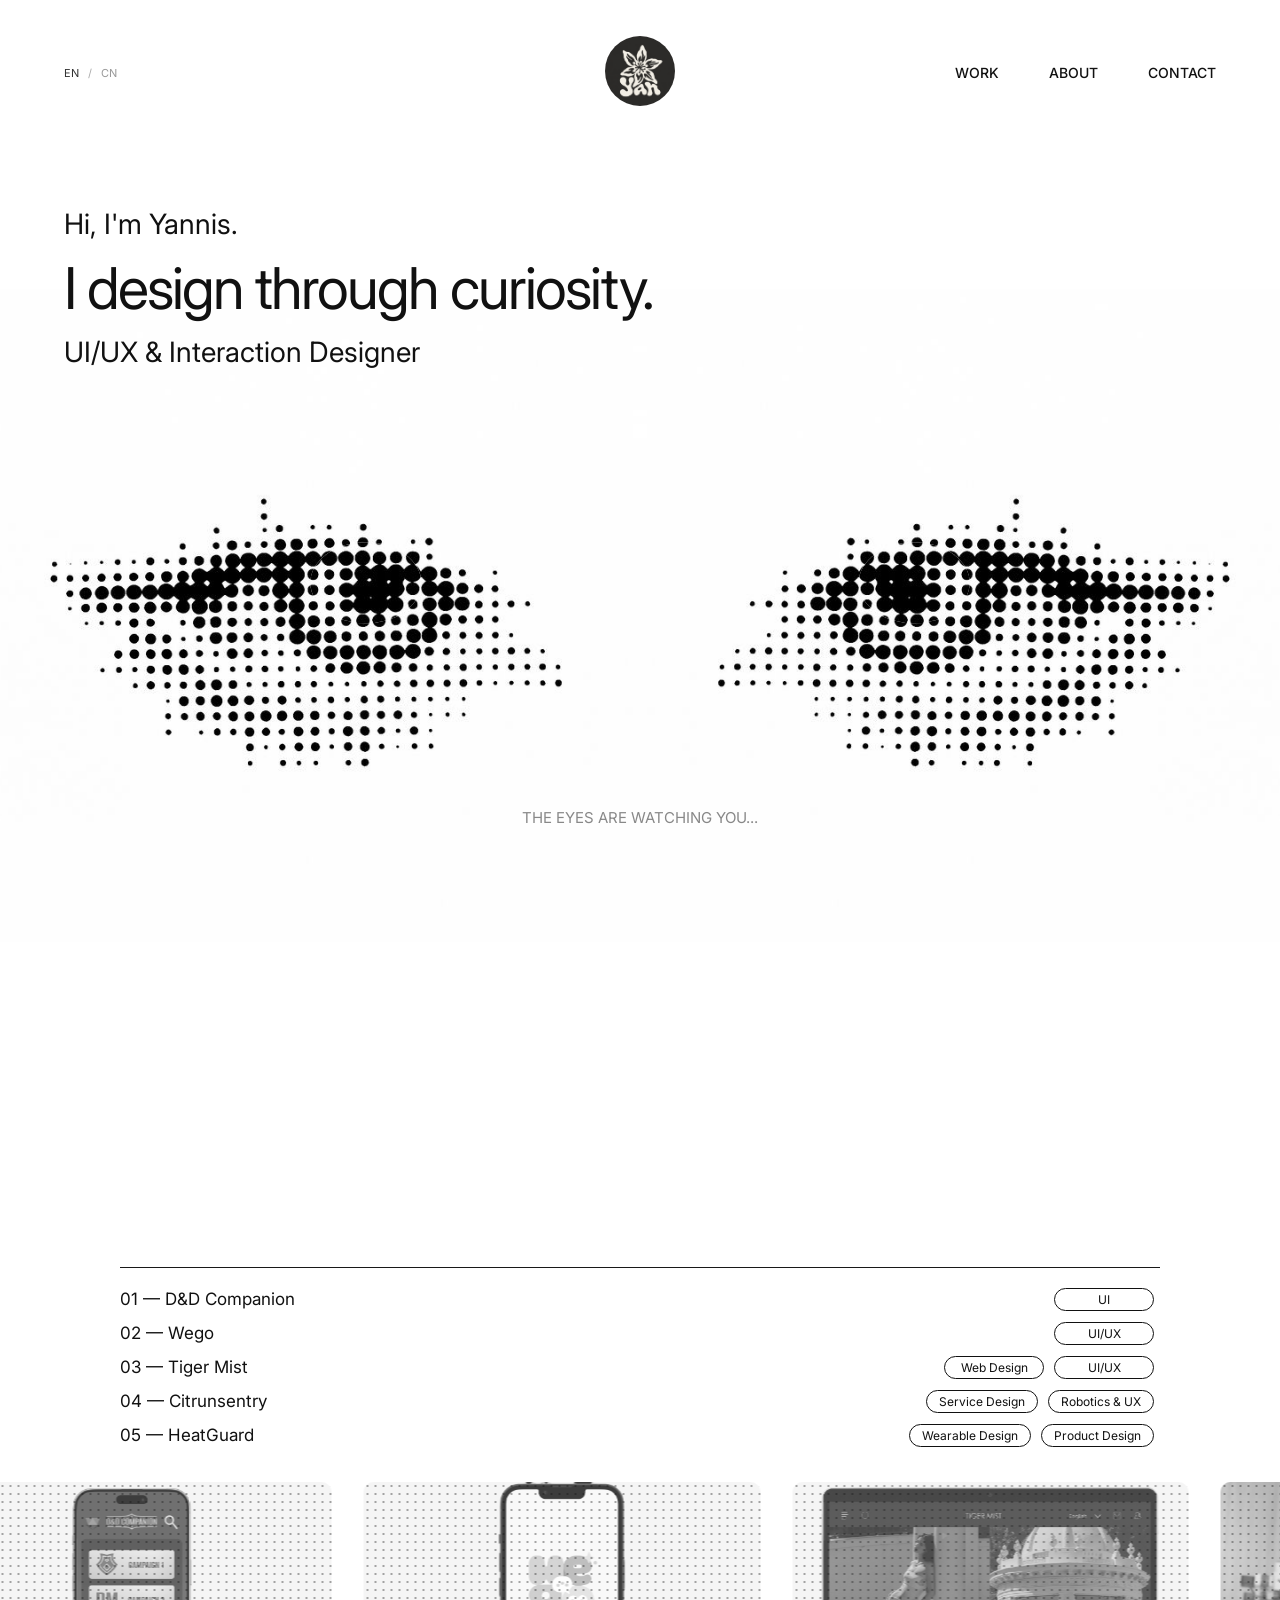
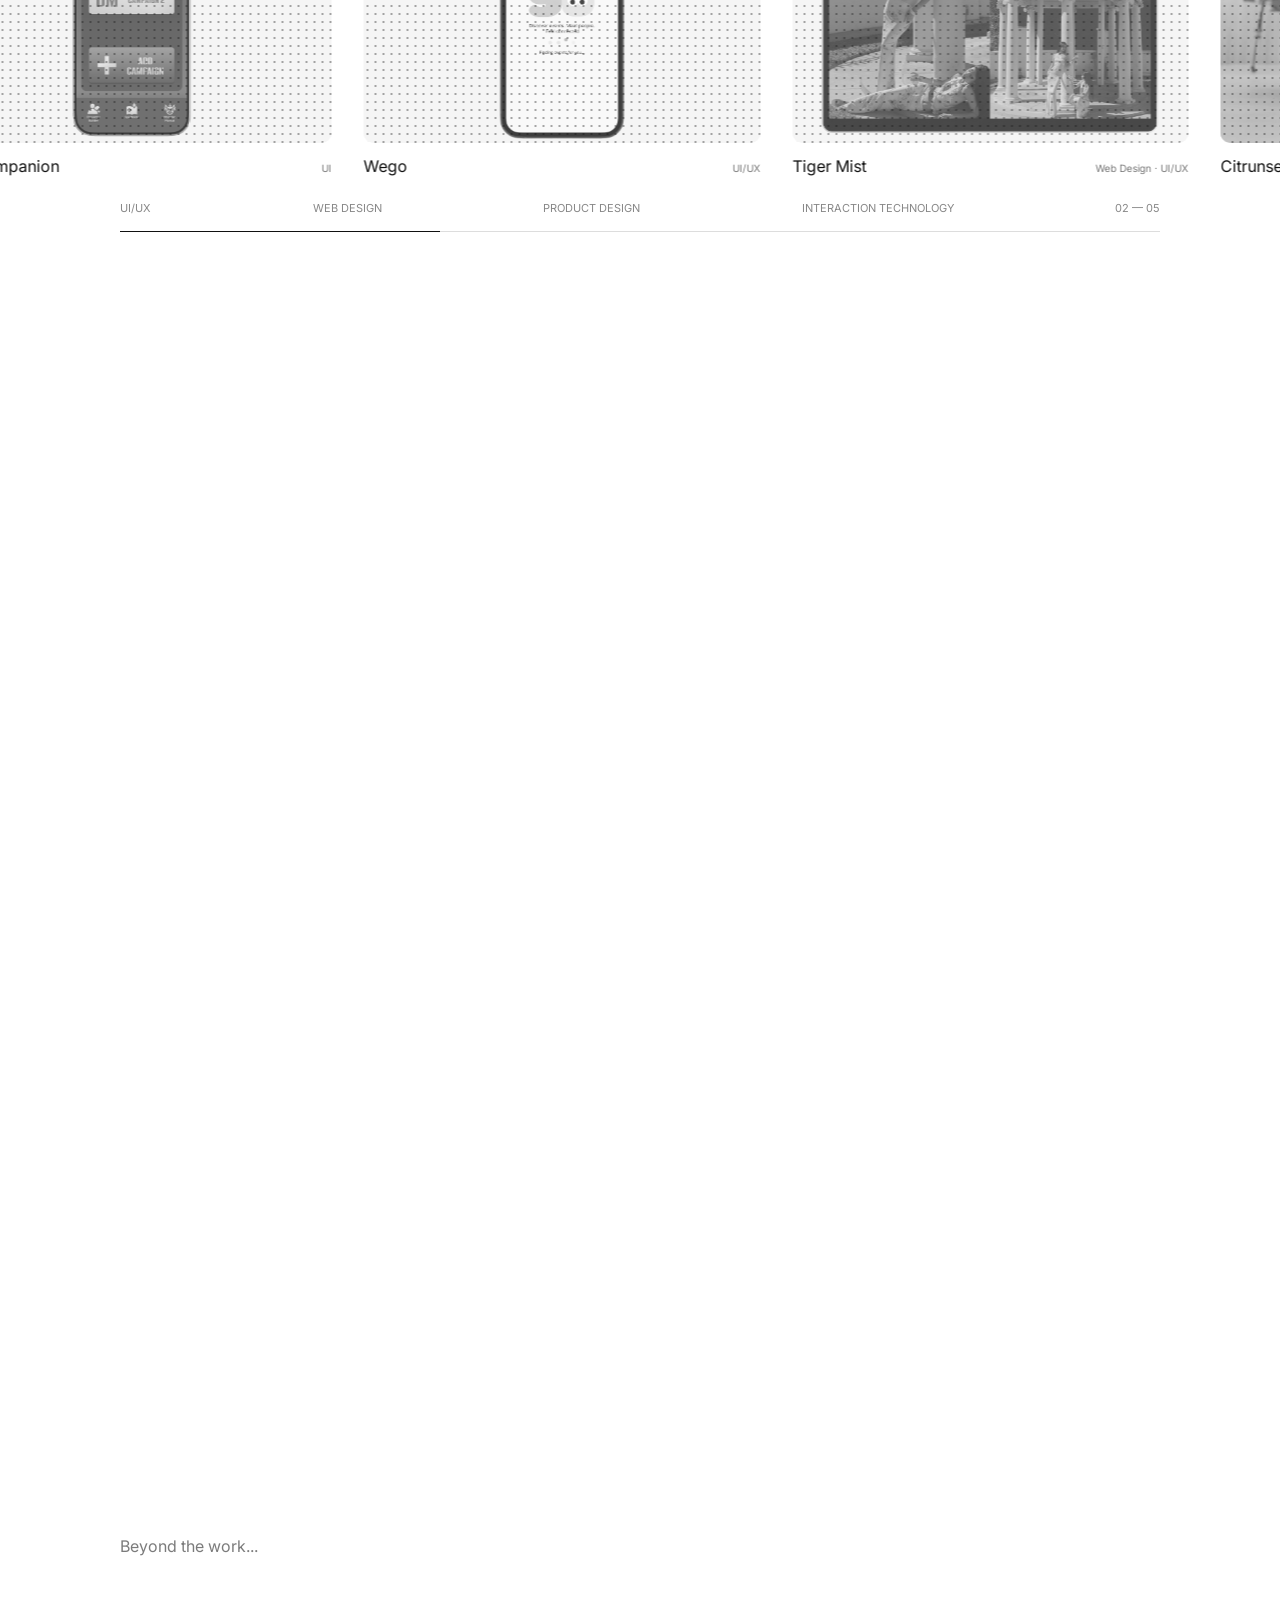
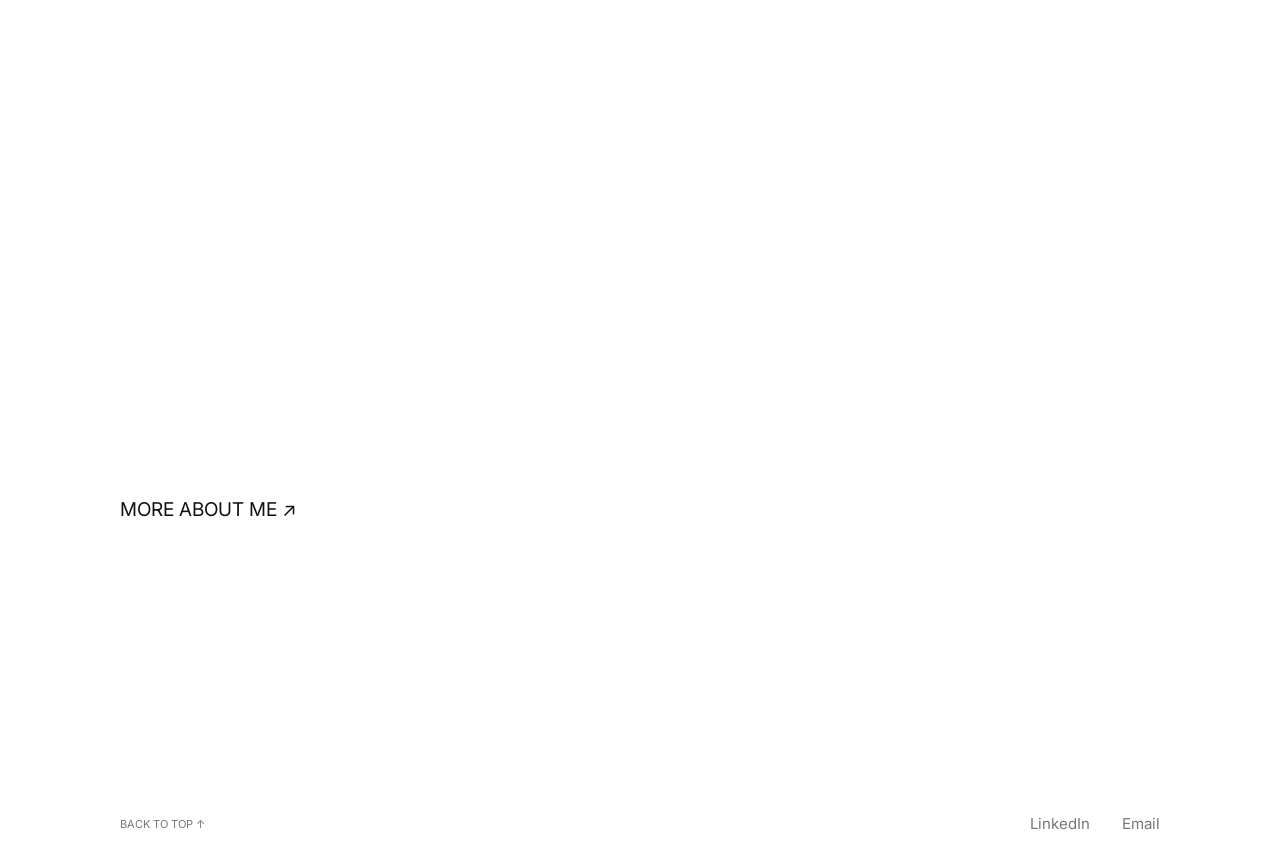
<file: index.html>
<!doctype html><html lang="en"><head><meta charset="utf-8"><meta name="viewport" content="width=device-width,initial-scale=1"><title>Qiuyan Lai — Portfolio</title><link rel="stylesheet" href="home.css?v=mobile-spacing-8"><link rel="preconnect" href="https://fonts.googleapis.com"><link href="https://fonts.googleapis.com/css2?family=Inter:wght@300;400;500&family=Archivo+Narrow:wght@500&display=swap" rel="stylesheet"><link rel="stylesheet" href="contact-links.css?v=3"><link rel="stylesheet" href="home-content-width.css?v=2"><link rel="icon" type="image/png" href="favicon.png?v=3"></head><body>
<header><div class="language" aria-label="Language"><button class="active" data-lang="en">EN</button><button data-lang="zh">CN</button></div><a class="logo" href="#home" aria-label="Qiuyan Lai home"><img src="assets/home-v3/09c96.png" alt=""></a><nav><a href="#work">WORK</a><a href="about.html">ABOUT</a><a href="#contact">CONTACT</a></nav></header>
<main><section id="home" class="hero"><div class="intro"><p data-en="Hi, I'm Yannis." data-zh="你好，我是 Yannis。">Hi, I'm Yannis.</p><h1 data-en="I design through curiosity." data-zh="以好奇心，探索设计。">I design through curiosity.</h1><p data-en="UI/UX & Interaction Designer" data-zh="UI/UX 与交互设计师">UI/UX & Interaction Designer</p></div><canvas id="eyes" aria-label="Animated halftone eyes that gently follow your pointer"></canvas><p class="eyes-note">THE EYES ARE WATCHING YOU...</p></section>
<section id="work" class="work"><div class="work-pin"><div class="work-heading"><p>WHAT I’VE BEEN EXPLORING...</p><h2 data-en="Selected Works" data-zh="精选作品">Selected Works</h2></div><div class="project-list"><a class="project-row" href="dnd-companion.html" data-project><span>01 — D&D Companion</span><span class="tags"><span class="tag">UI</span></span></a><a class="project-row" href="wego.html" data-project><span>02 — Wego</span><span class="tags"><span class="tag">UI/UX</span></span></a><a class="project-row" href="tiger-mist.html" data-project><span>03 — Tiger Mist</span><span class="tags"><span class="tag">Web Design</span><span class="tag">UI/UX</span></span></a><a class="project-row" href="orchardtrack.html" data-project><span>04 — Citrunsentry</span><span class="tags"><span class="tag">Service Design</span><span class="tag">Robotics & UX</span></span></a><a class="project-row" href="heatguard.html" data-project><span>05 — HeatGuard</span><span class="tags"><span class="tag">Wearable Design</span><span class="tag">Product Design</span></span></a></div><div class="gallery-window" tabindex="0" aria-label="Projects. Use left and right arrow keys to browse."><div class="gallery"><a class="project-card" href="dnd-companion.html" data-project><div class="cover"><img class="color-dnd" src="assets/work-color/dnd.png" alt="D&D Companion project preview"><canvas class="halftone" aria-hidden="true"></canvas><span class="view">VIEW PROJECT ↗</span></div><div class="card-caption"><h3>D&D Companion</h3><span>UI</span></div></a><a class="project-card" href="wego.html" data-project><div class="cover"><img class="color-wego" src="assets/work-color/wego.png" alt="Wego project preview"><canvas class="halftone" aria-hidden="true"></canvas><span class="view">VIEW PROJECT ↗</span></div><div class="card-caption"><h3>Wego</h3><span>UI/UX</span></div></a><a class="project-card" href="tiger-mist.html" data-project><div class="cover"><img class="color-tiger-mist" src="assets/work-color/tiger-mist.png" alt="Tiger Mist project preview"><canvas class="halftone" aria-hidden="true"></canvas><span class="view">VIEW PROJECT ↗</span></div><div class="card-caption"><h3>Tiger Mist</h3><span>Web Design · UI/UX</span></div></a><a class="project-card" href="orchardtrack.html" data-project><div class="cover"><img class="color-orchardtrack" src="assets/work-color/orchardtrack.png" alt="Citrunsentry project preview"><canvas class="halftone" aria-hidden="true"></canvas><span class="view">VIEW PROJECT ↗</span></div><div class="card-caption"><h3>Citrunsentry</h3><span>Service Design · Robotics & UX</span></div></a><a class="project-card" href="heatguard.html" data-project><div class="cover"><img class="color-heatguard" src="assets/work-color/heatguard.png" alt="HeatGuard project preview"><canvas class="halftone" aria-hidden="true"></canvas><span class="view">VIEW PROJECT ↗</span></div><div class="card-caption"><h3>HeatGuard</h3><span>Wearable Design · Product Design</span></div></a></div></div><div class="gallery-footer"><span>UI/UX</span><span>WEB DESIGN</span><span>PRODUCT DESIGN</span><span>INTERACTION TECHNOLOGY</span><span class="gallery-count">01 — 05</span></div><div class="progress"><span></span></div></div></section>
<section id="about" class="about"><p class="section-note">Beyond the work...</p><a class="flower" href="about.html" aria-label="Read more about Yannis"><img class="flower-petal" src="assets/home-v3/b39a2.png" alt="" style="--fold:30deg;clip-path:polygon(50% 50%,-37.462% 1.519%,0.000% -36.603%,51.745% -49.985%)"><img class="flower-petal" src="assets/home-v3/b39a2.png" alt="" style="--fold:-30deg;clip-path:polygon(50% 50%,48.255% -49.985%,100.000% -36.603%,137.462% 1.519%)"><img class="flower-petal" src="assets/home-v3/b39a2.png" alt="" style="--fold:-90deg;clip-path:polygon(50% 50%,135.717% -1.504%,150.000% 50.000%,135.717% 101.504%)"><img class="flower-petal" src="assets/home-v3/b39a2.png" alt="" style="--fold:-150deg;clip-path:polygon(50% 50%,137.462% 98.481%,100.000% 136.603%,48.255% 149.985%)"><img class="flower-petal" src="assets/home-v3/b39a2.png" alt="" style="--fold:-210deg;clip-path:polygon(50% 50%,51.745% 149.985%,0.000% 136.603%,-37.462% 98.481%)"><img class="flower-petal" src="assets/home-v3/b39a2.png" alt="" style="--fold:-270deg;clip-path:polygon(50% 50%,-35.717% 101.504%,-50.000% 50.000%,-35.717% -1.504%)"><img class="flower-center" src="assets/home-v3/b39a2.png" alt=""></a><div class="about-copy"><h2>Hi again, I'm Yannis.</h2><p>I'm an interaction designer who enjoys exploring the space between people, technology, and everyday experiences.</p><p>Beyond design, I'm inspired by nature, making things by hand, and discovering new perspectives.</p><a href="about.html">MORE ABOUT ME ↗</a></div></section><footer id="contact"><div class="contact-links"><a class="contact-link" href="https://www.linkedin.com/in/qiuyan-lai-722b23402/" target="_blank" rel="noopener noreferrer">LinkedIn</a><span class="email-wrap"><button class="contact-link email-copy" type="button" aria-describedby="contact-email-tooltip">Email</button><span class="email-tooltip" id="contact-email-tooltip" role="tooltip">Copy email</span></span></div><span class="contact-status" role="status" aria-live="polite" aria-atomic="true"></span><a class="back-top" href="#home">BACK TO TOP ↑</a></footer></main><script src="home.js?v=mobile-spacing-3"></script><script src="contact-links.js?v=2"></script></body></html>
</file>
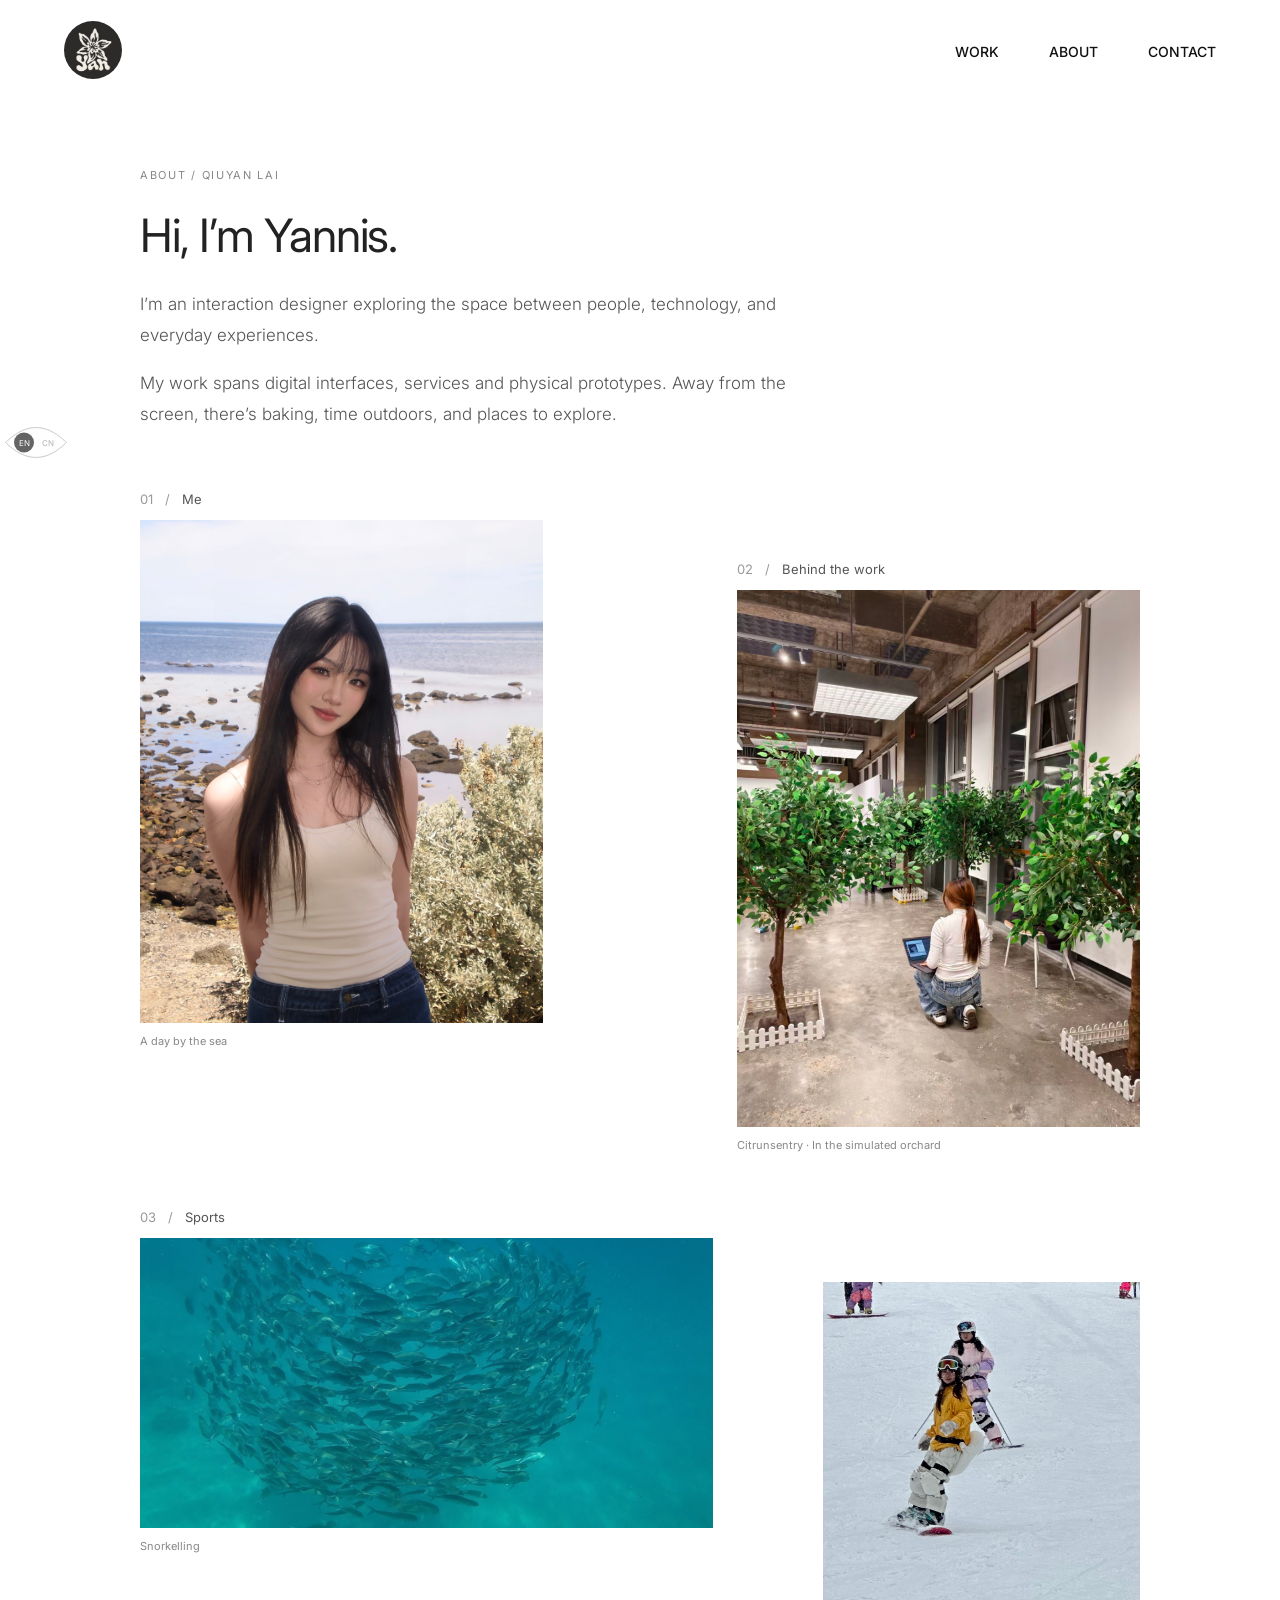
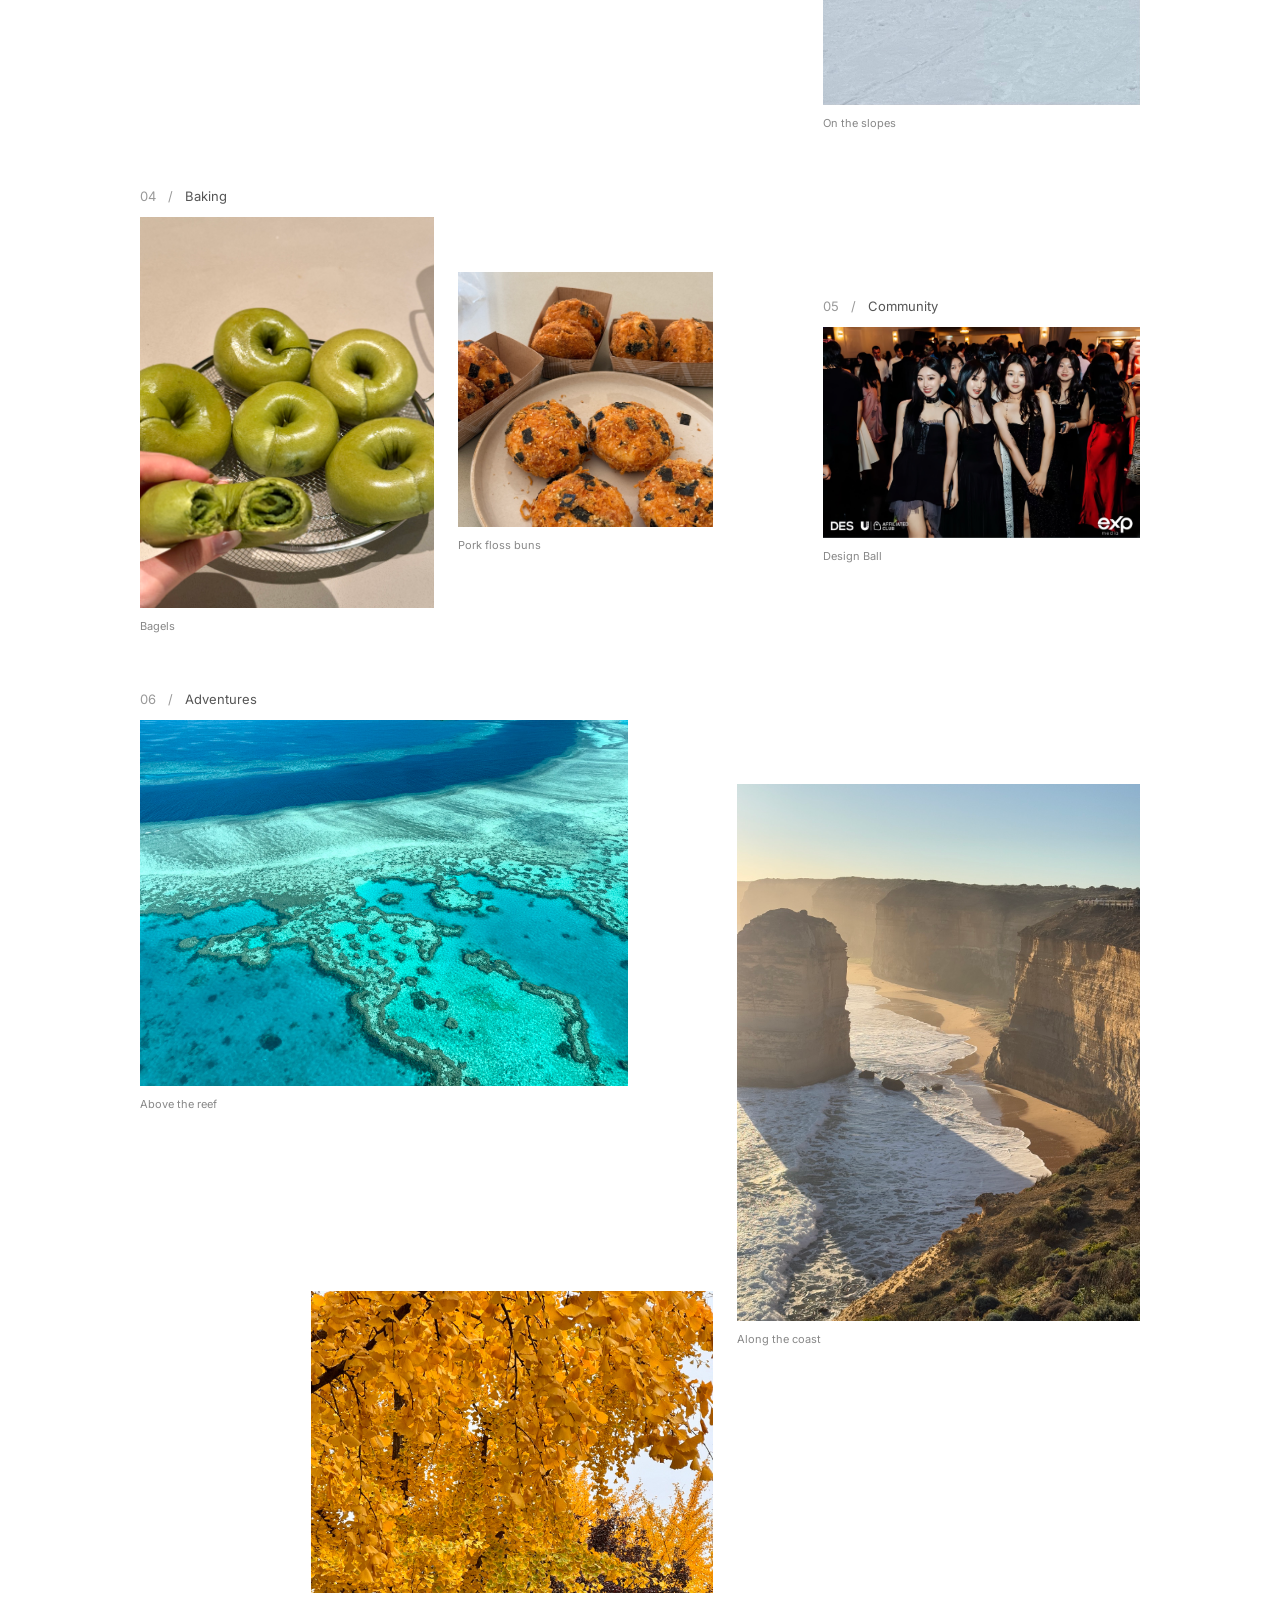
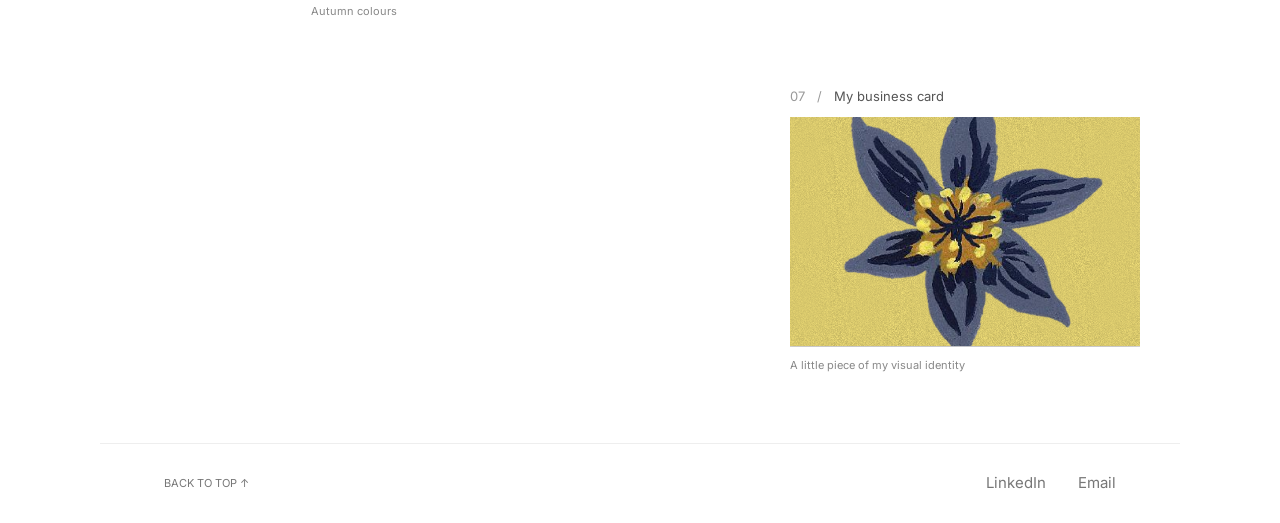
<file: about.html>
<!doctype html><html lang="en"><head><meta charset="utf-8"><meta name="viewport" content="width=device-width,initial-scale=1"><title>About — Qiuyan Lai</title><link href="https://fonts.googleapis.com/css2?family=Inter:wght@300;400;500;600&display=swap" rel="stylesheet"><link rel="stylesheet" href="about.css?v=5"><link rel="stylesheet" href="contact-links.css?v=3"><link rel="stylesheet" href="eye-language.css?v=2"><link rel="icon" type="image/png" href="favicon.png?v=3"></head><body id="top"><aside class="eye-language" aria-label="Language selection"><div class="eye-shell"><svg class="eye-outline" viewBox="0 0 120 66" aria-hidden="true"><defs><pattern id="eye-grain" width="4" height="4" patternUnits="userSpaceOnUse"><circle cx=".8" cy="1" r=".65" fill="#777"/><circle cx="3" cy="3" r=".4" fill="#999"/></pattern><filter id="eye-rough" x="-15%" y="-30%" width="130%" height="160%"><feTurbulence type="fractalNoise" baseFrequency=".6" numOctaves="2" result="noise"/><feDisplacementMap in="SourceGraphic" in2="noise" scale="1.2" xChannelSelector="R" yChannelSelector="G"/></filter></defs><path class="eye-paper" d="M3 33Q60 -23 117 33Q60 89 3 33Z"/><path class="eye-grain-outline" d="M3 33Q60 -23 117 33Q60 89 3 33Z" filter="url(#eye-rough)"/></svg><span class="eye-pupil" aria-hidden="true"></span><button type="button" data-lang="en" aria-label="Switch to English" aria-pressed="true">EN</button><button type="button" data-lang="zh" aria-label="切换为中文" aria-pressed="false">CN</button></div><span class="eye-hint" aria-hidden="true">Language</span></aside><header><a class="brand" href="index.html"><img alt="Qiuyan Lai home" src="assets/dnd/09c96.png"/></a><div class="header-actions"><nav aria-label="Main navigation"><a href="index.html#work">WORK</a><a href="about.html" aria-current="page">ABOUT</a><a href="#contact">CONTACT</a></nav></div></header><main><section class="intro"><p class="eyebrow">ABOUT / QIUYAN LAI</p><h1 data-en="Hi, I’m Yannis." data-zh="你好，我是 Yannis。">Hi, I’m Yannis.</h1><div class="intro-copy"><p data-en="I’m an interaction designer exploring the space between people, technology, and everyday experiences." data-zh="我是一名交互设计师，关注人与技术在日常生活中的相遇。">I’m an interaction designer exploring the space between people, technology, and everyday experiences.</p><p data-en="My work spans digital interfaces, services and physical prototypes. Away from the screen, there’s baking, time outdoors, and places to explore." data-zh="我的设计涵盖数字界面、服务与实体原型。屏幕之外，我喜欢烘焙、户外运动，以及探索不同的地方。">My work spans digital interfaces, services and physical prototypes. Away from the screen, there’s baking, time outdoors, and places to explore.</p></div></section><div class="gallery"><section class="photo-group me" aria-labelledby="group-01"><h2 id="group-01"><span>01</span><i>/</i><b data-en="Me" data-zh="我">Me</b></h2><div class="photo-grid"><figure><img src="assets/about/portrait.jpg" alt="Portrait by the sea" loading="lazy" decoding="async"><figcaption data-en="A day by the sea" data-zh="海边的一天">A day by the sea</figcaption></figure></div></section><section class="photo-group work-photo" aria-labelledby="group-02"><h2 id="group-02"><span>02</span><i>/</i><b data-en="Behind the work" data-zh="设计现场">Behind the work</b></h2><div class="photo-grid"><figure><img src="assets/about/work.jpg" alt="Working with a laptop in the simulated orchard" loading="lazy" decoding="async" class="portrait"><figcaption data-en="Citrunsentry · In the simulated orchard" data-zh="Citrunsentry · 模拟果园现场">Citrunsentry · In the simulated orchard</figcaption></figure></div></section><section class="photo-group sports" aria-labelledby="group-03"><h2 id="group-03"><span>03</span><i>/</i><b data-en="Sports" data-zh="运动">Sports</b></h2><div class="photo-grid"><figure><img src="assets/about/snorkelling.jpg" alt="A school of fish underwater" loading="lazy" decoding="async"><figcaption data-en="Snorkelling" data-zh="浮潜">Snorkelling</figcaption></figure><figure><img src="assets/about/snow.jpg" alt="Snowboarding on a snowy slope" loading="lazy" decoding="async"><figcaption data-en="On the slopes" data-zh="滑雪">On the slopes</figcaption></figure></div></section><section class="photo-group baking" aria-labelledby="group-04"><h2 id="group-04"><span>04</span><i>/</i><b data-en="Baking" data-zh="烘焙">Baking</b></h2><div class="photo-grid"><figure><img src="assets/about/bagels.jpg" alt="Green bagels on a cooling rack" loading="lazy" decoding="async"><figcaption data-en="Bagels" data-zh="贝果">Bagels</figcaption></figure><figure><img src="assets/about/buns.jpg" alt="Pork floss buns on a plate" loading="lazy" decoding="async"><figcaption data-en="Pork floss buns" data-zh="肉松面包">Pork floss buns</figcaption></figure></div></section><section class="photo-group community" aria-labelledby="group-05"><h2 id="group-05"><span>05</span><i>/</i><b data-en="Community" data-zh="社群">Community</b></h2><div class="photo-grid"><figure><img src="assets/about/community.jpg" alt="Group photograph at the Design Ball" loading="lazy" decoding="async"><figcaption data-en="Design Ball" data-zh="设计舞会">Design Ball</figcaption></figure></div></section><section class="photo-group adventures" aria-labelledby="group-06"><h2 id="group-06"><span>06</span><i>/</i><b data-en="Adventures" data-zh="探索">Adventures</b></h2><div class="photo-grid"><figure><img src="assets/about/reef.jpg" alt="Aerial view of a coral reef" loading="lazy" decoding="async"><figcaption data-en="Above the reef" data-zh="俯瞰珊瑚礁">Above the reef</figcaption></figure><figure><img src="assets/about/coast.jpg" alt="Coastal cliffs in warm sunlight" loading="lazy" decoding="async"><figcaption data-en="Along the coast" data-zh="沿着海岸">Along the coast</figcaption></figure><figure><img src="assets/about/autumn.jpg" alt="Golden autumn leaves" loading="lazy" decoding="async"><figcaption data-en="Autumn colours" data-zh="秋日色彩">Autumn colours</figcaption></figure></div></section><section class="photo-group business-card" aria-labelledby="group-07"><h2 id="group-07"><span>07</span><i>/</i><b data-en="My business card" data-zh="我的名片">My business card</b></h2><figure><button class="card-flip" type="button" aria-label="Flip business card" aria-pressed="false" aria-describedby="card-details"><span class="card-turn"><span class="card-face card-front"><img src="assets/about/card-front-hd.png" alt="Yellow business card with a blue flower" loading="lazy"></span><span class="card-face card-back"><img src="assets/about/card-back-hd.png" alt="Qiuyan Lai — UI/UX & Interaction Designer" loading="lazy"></span></span></button><figcaption data-en="A little piece of my visual identity" data-zh="我的视觉标识的一部分">A little piece of my visual identity</figcaption><span class="card-accessible" id="card-details">Qiuyan Lai · UI/UX &amp; Interaction Designer · 1978860656@qq.com</span></figure></section></div></main><footer id="contact"><div class="contact-links"><a class="contact-link" href="https://www.linkedin.com/in/qiuyan-lai-722b23402/" target="_blank" rel="noopener noreferrer">LinkedIn</a><span class="email-wrap"><button class="contact-link email-copy" type="button" aria-describedby="contact-email-tooltip">Email</button><span class="email-tooltip" id="contact-email-tooltip" role="tooltip">Copy email</span></span></div><span class="contact-status" role="status" aria-live="polite" aria-atomic="true"></span><a class="back-top" href="#top">BACK TO TOP ↑</a></footer><script src="about.js?v=2"></script><script src="contact-links.js?v=2"></script><script src="eye-language.js?v=1"></script></body></html>
</file>
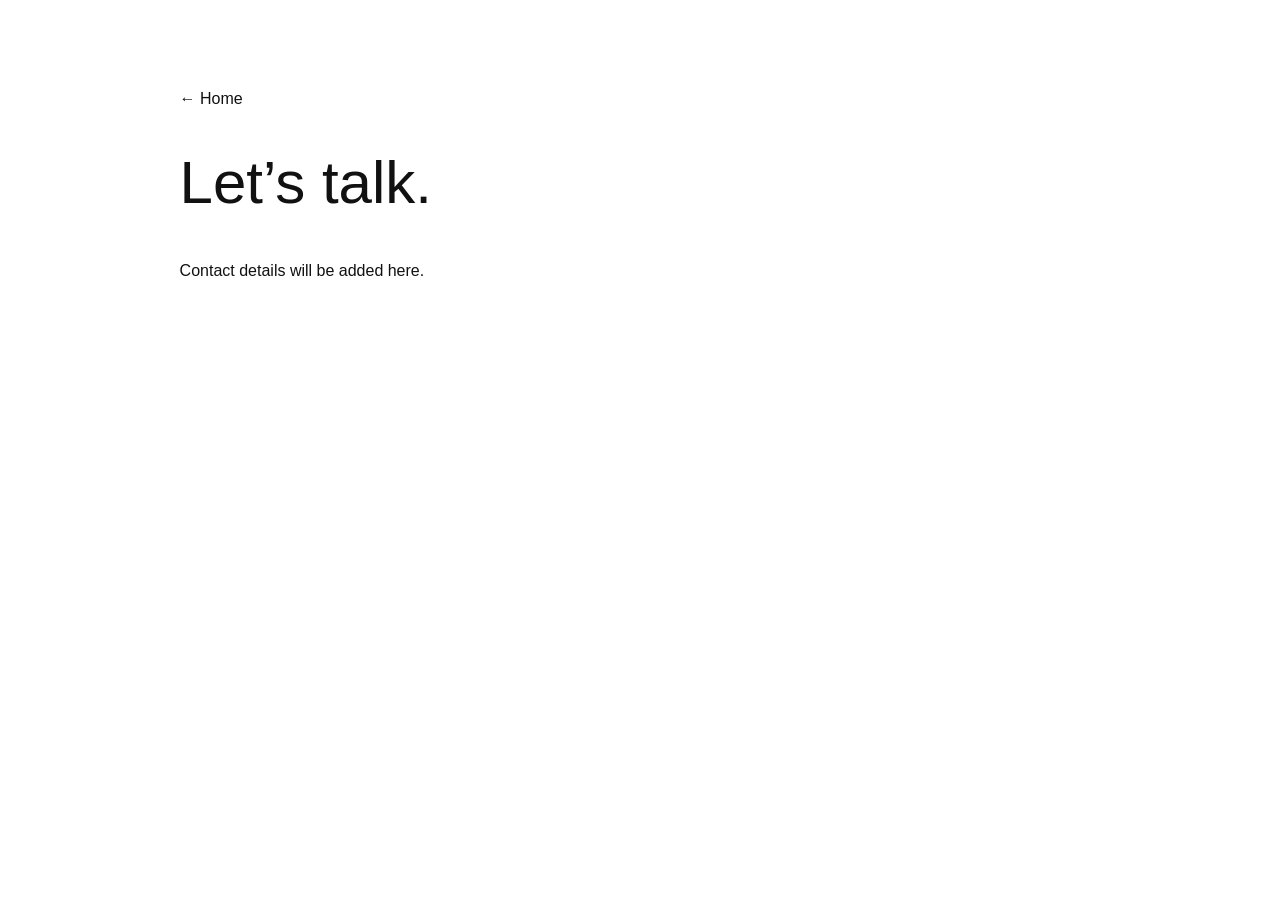
<file: contact.html>
<!doctype html><html><head><meta name="viewport" content="width=device-width,initial-scale=1"><title>Let’s talk.</title><link rel="stylesheet" href="home.css"><link rel="icon" type="image/png" href="favicon.png?v=3"></head><body class="detail"><a href="index.html">← Home</a><h1>Let’s talk.</h1><p>Contact details will be added here.</p></body></html>
</file>
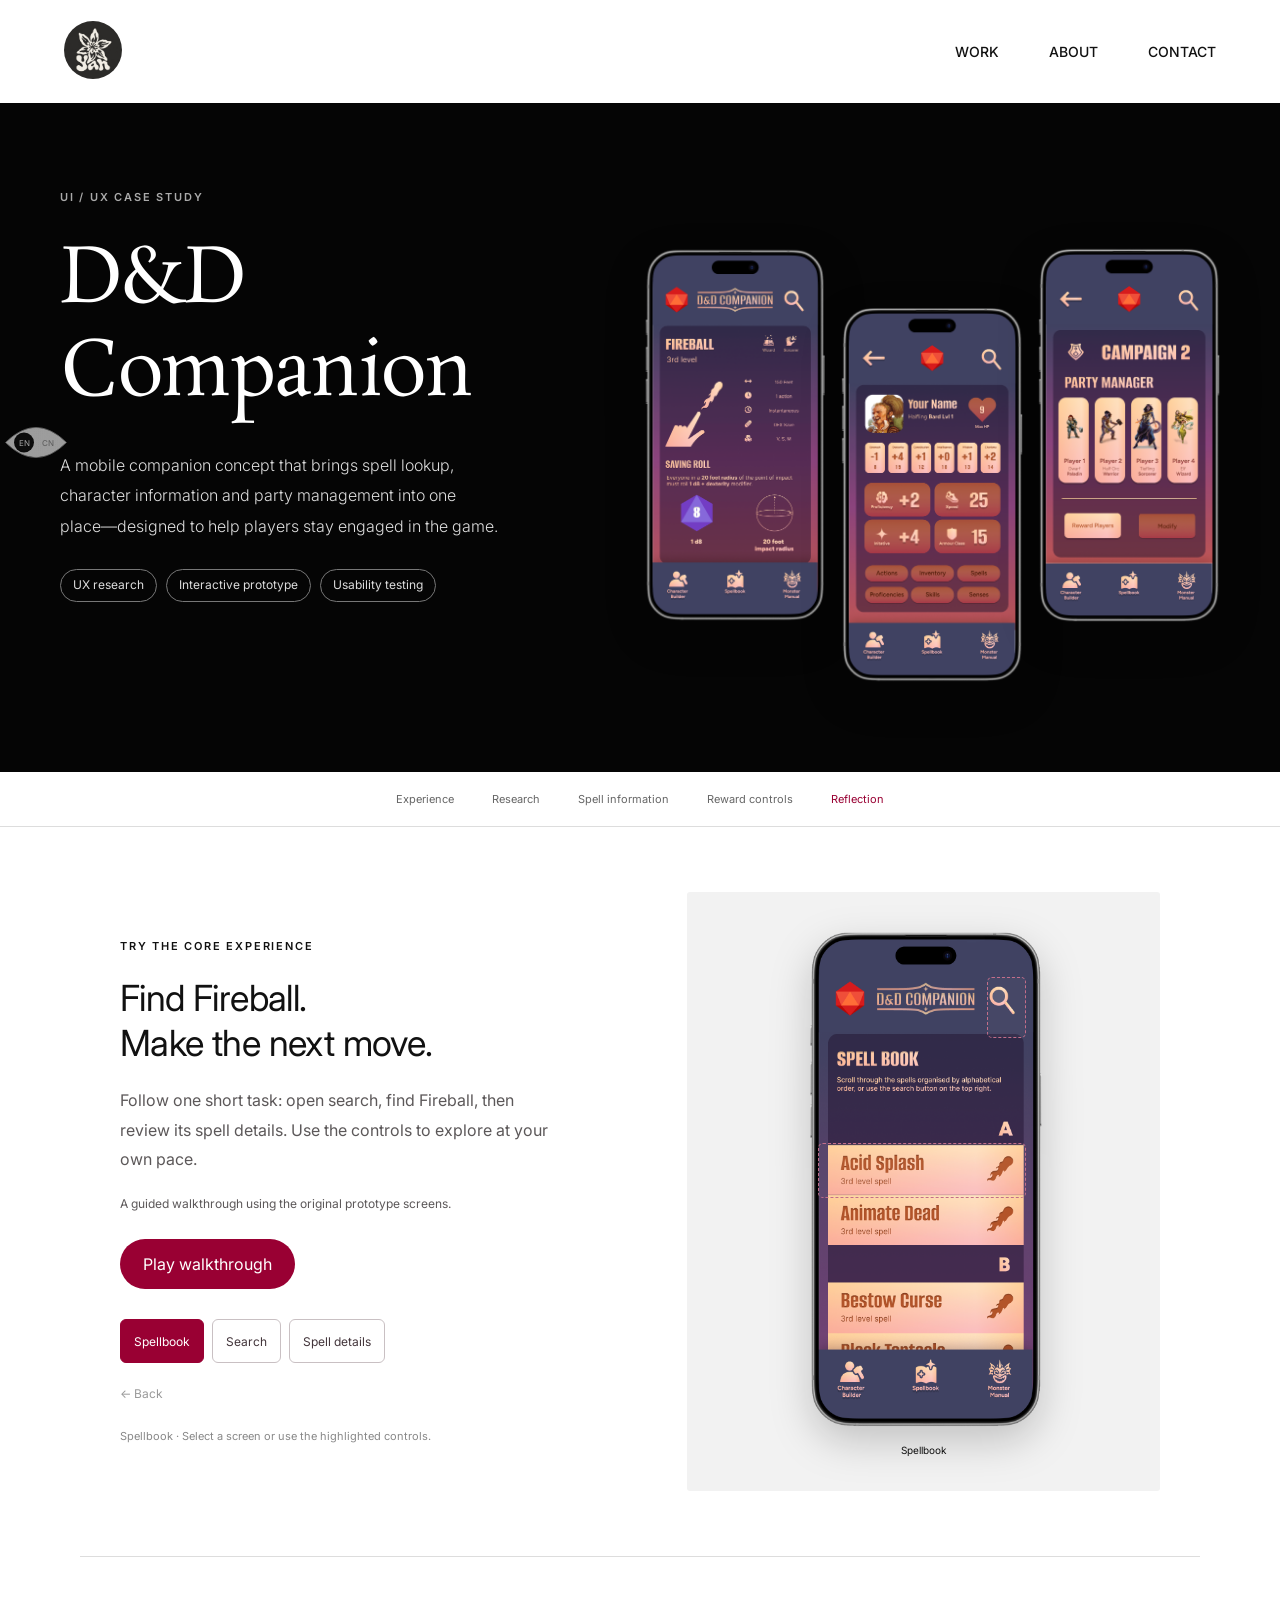
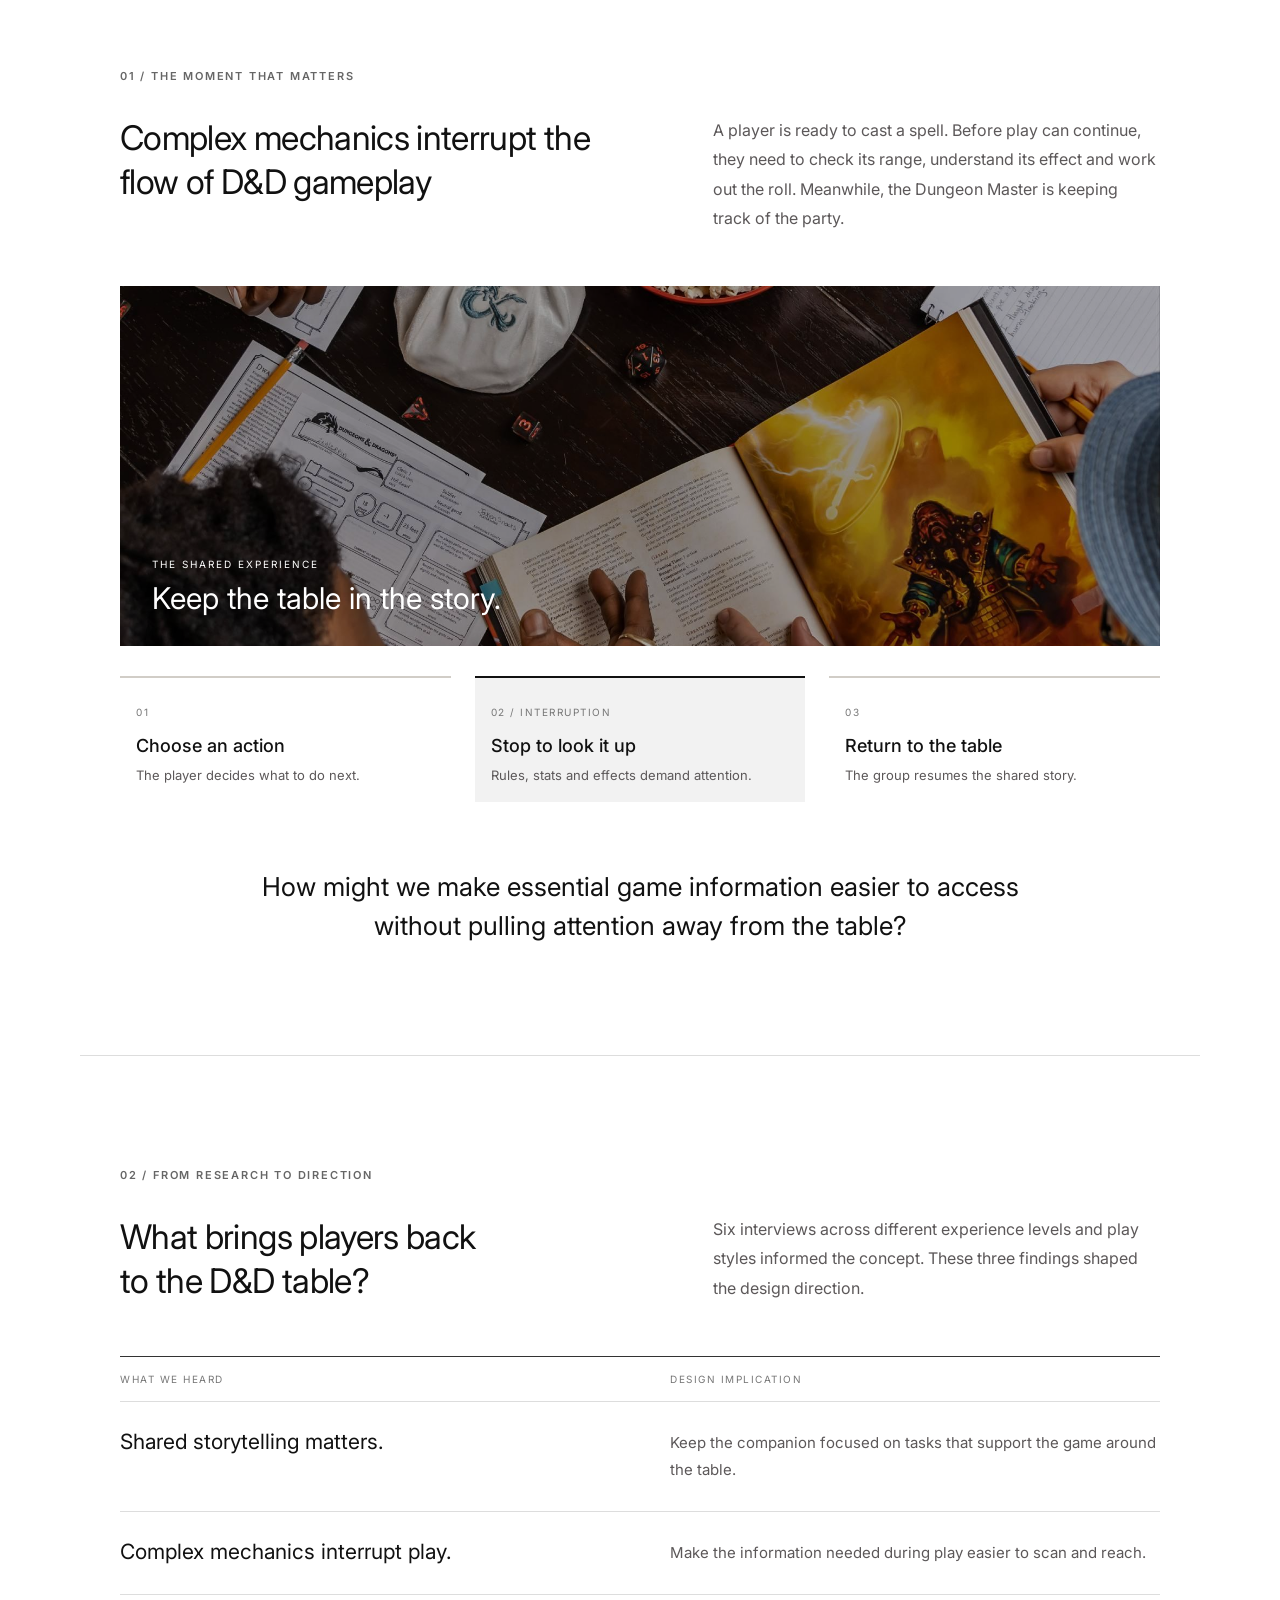
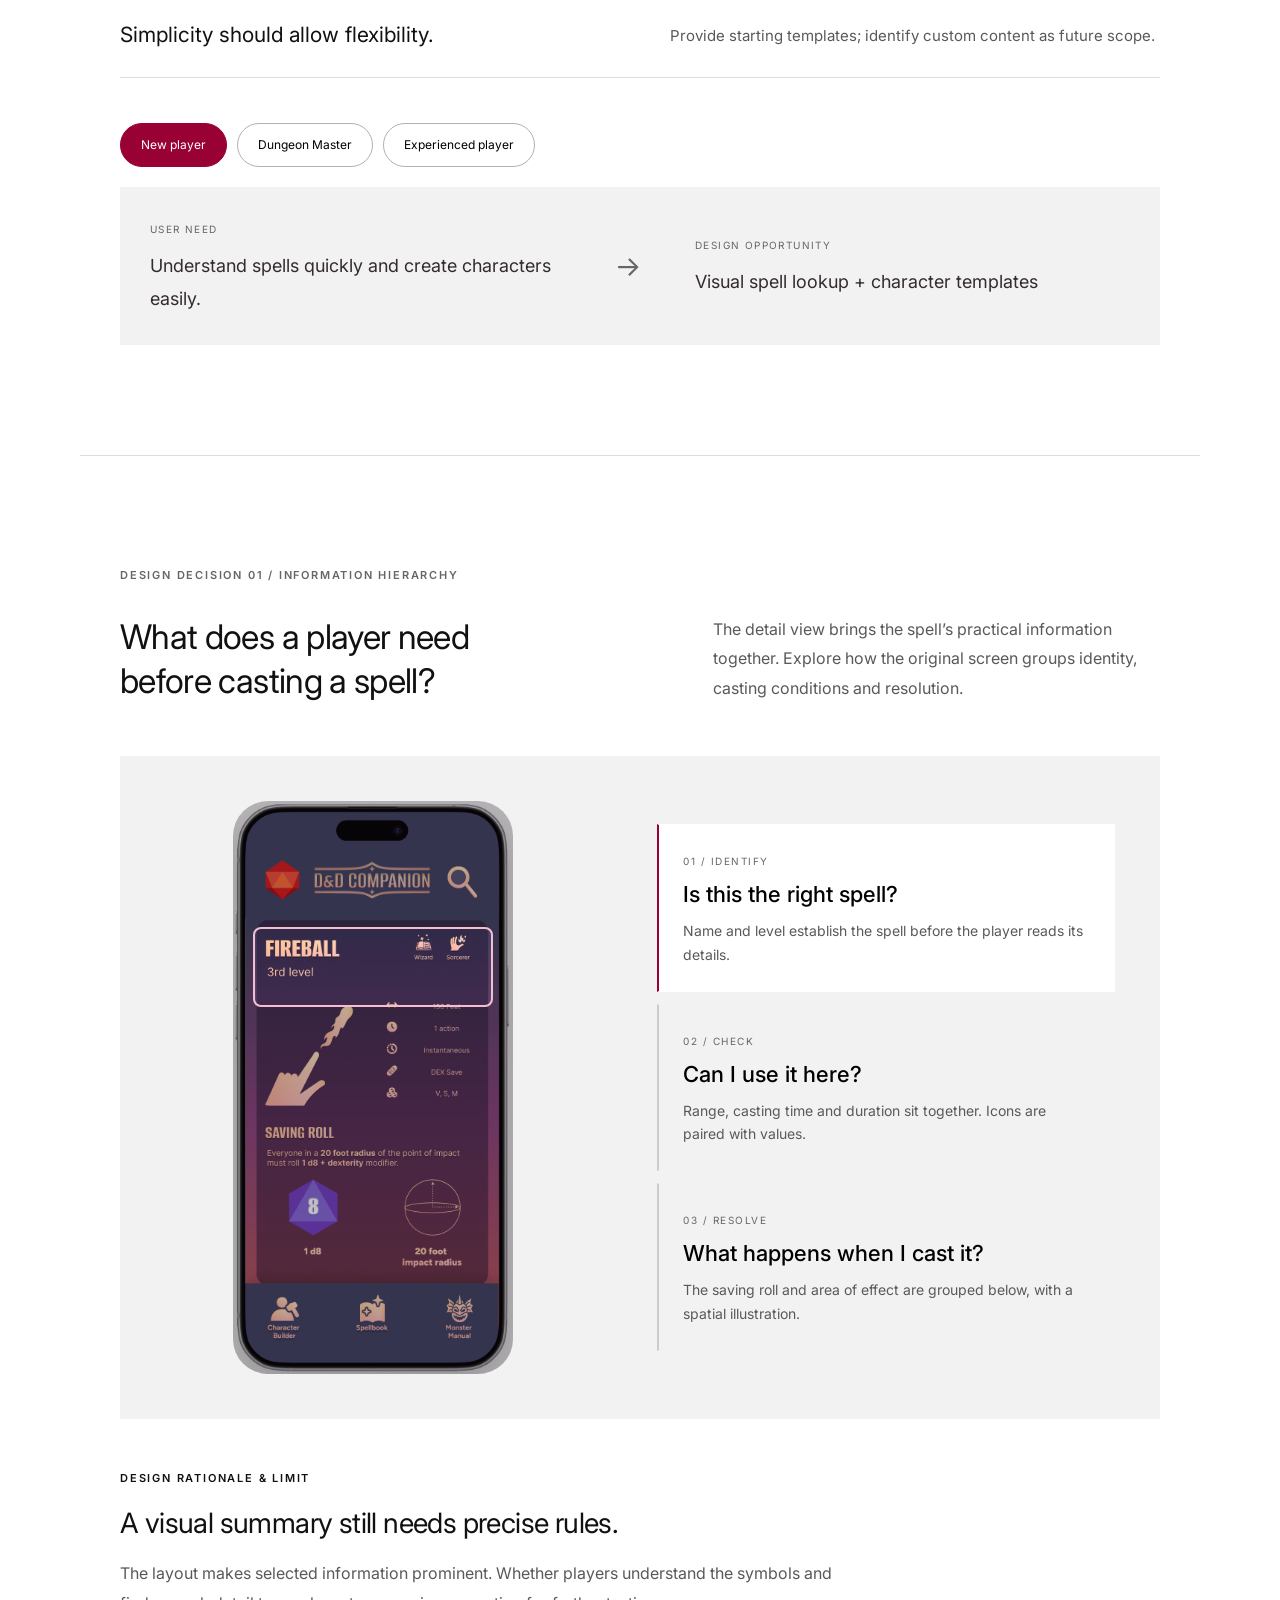
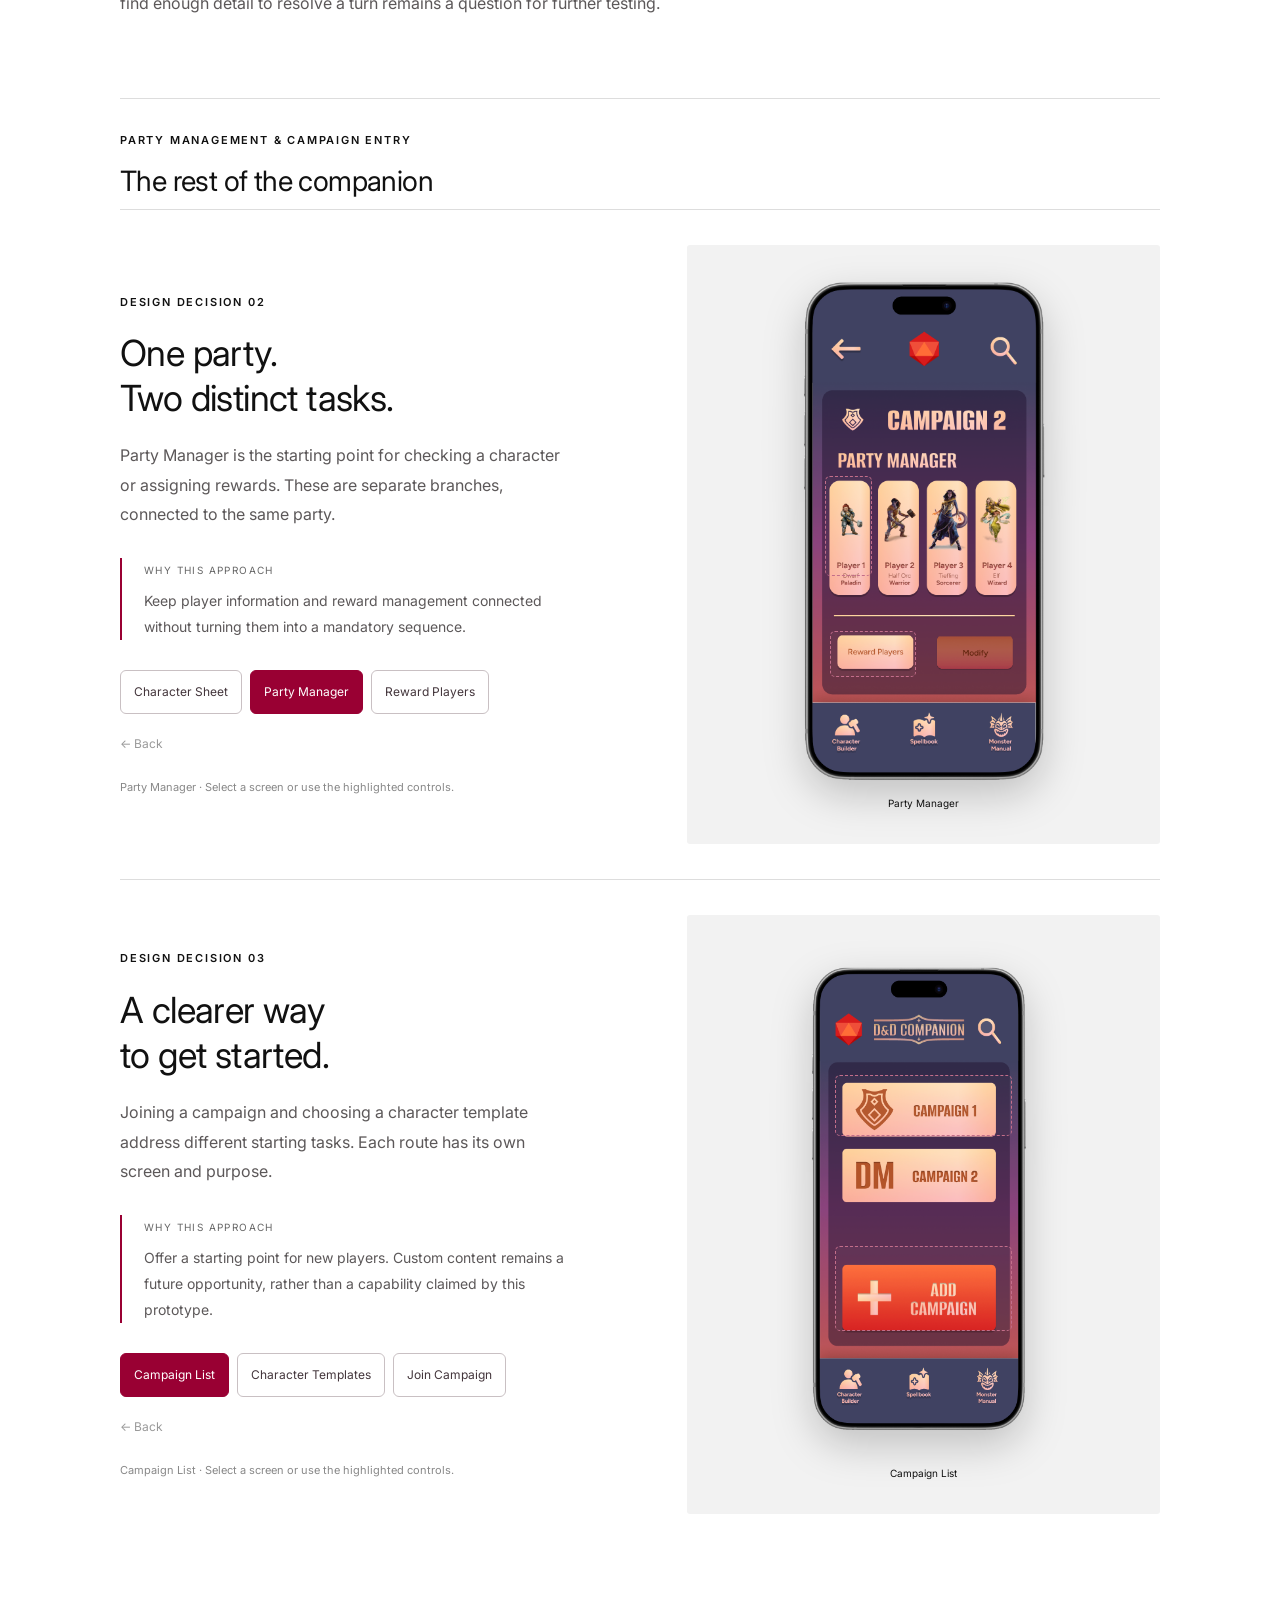
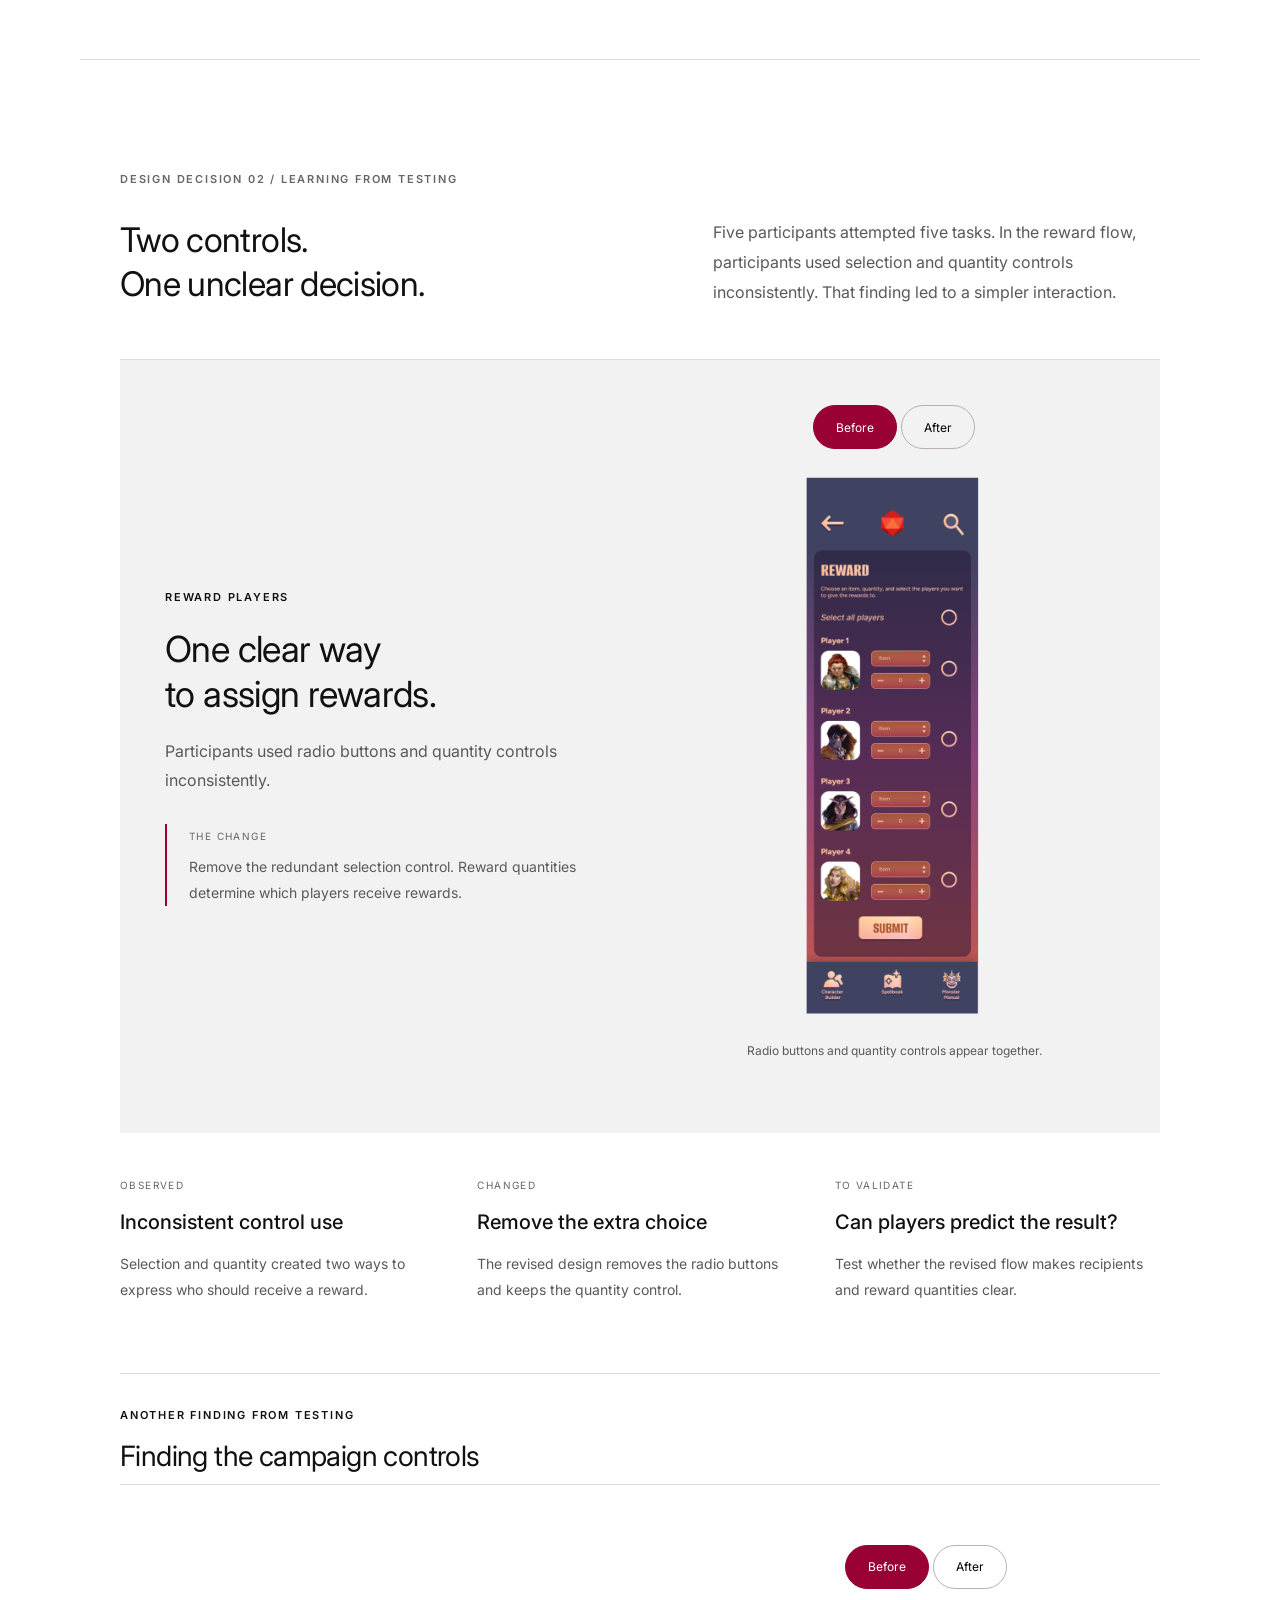
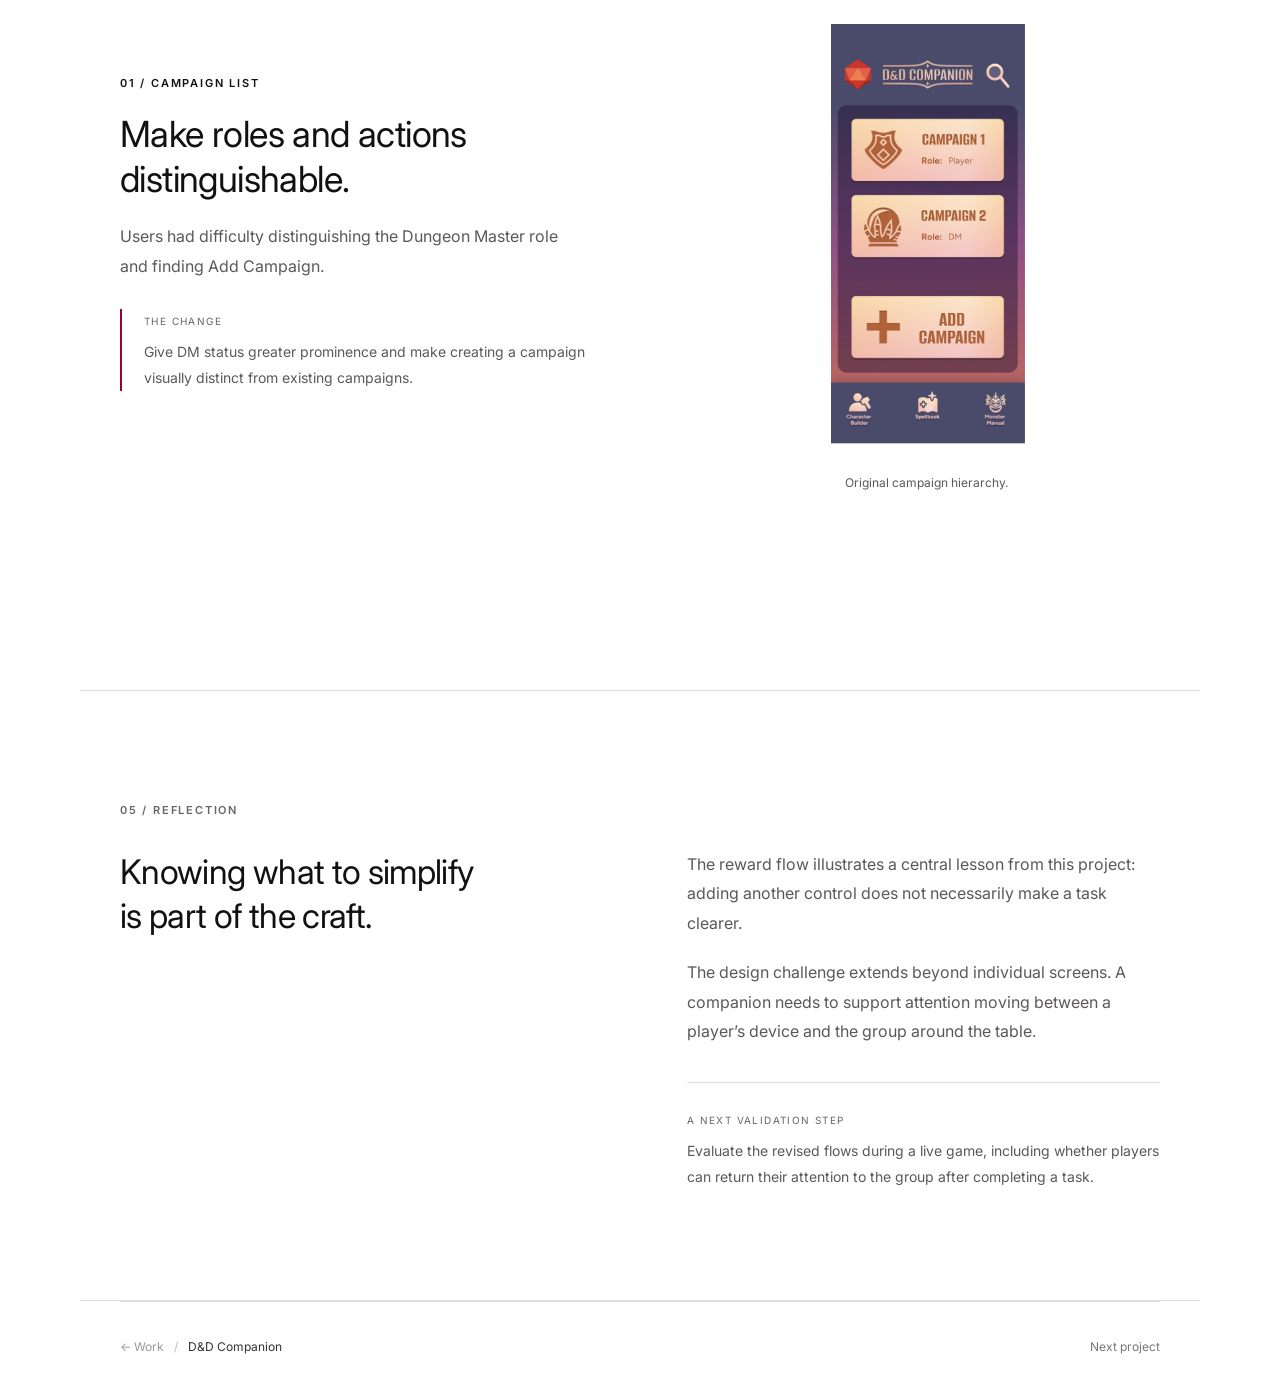
<file: dnd-companion.html>
<!doctype html><html lang="en"><head><meta charset="utf-8"><meta name="viewport" content="width=device-width,initial-scale=1"><title>D&D Companion — Qiuyan Lai</title><link href="https://fonts.googleapis.com/css2?family=Inter:wght@300;400;500;600;700&family=Rosarivo&display=swap" rel="stylesheet"><link rel="stylesheet" href="dnd-story.css?v=8"><link rel="stylesheet" href="project-layout.css?v=3"><link rel="stylesheet" href="eye-language.css?v=2"><link rel="stylesheet" href="project-footer.css?v=3"><link rel="stylesheet" href="project-tags.css?v=1"><link rel="icon" type="image/png" href="favicon.png?v=3"></head><body id="top" class="dnd-case"><aside class="eye-language" aria-label="Language selection"><div class="eye-shell"><svg class="eye-outline" viewBox="0 0 120 66" aria-hidden="true"><defs><pattern id="eye-grain" width="4" height="4" patternUnits="userSpaceOnUse"><circle cx=".8" cy="1" r=".65" fill="#777"/><circle cx="3" cy="3" r=".4" fill="#999"/></pattern><filter id="eye-rough" x="-15%" y="-30%" width="130%" height="160%"><feTurbulence type="fractalNoise" baseFrequency=".6" numOctaves="2" result="noise"/><feDisplacementMap in="SourceGraphic" in2="noise" scale="1.2" xChannelSelector="R" yChannelSelector="G"/></filter></defs><path class="eye-paper" d="M3 33Q60 -23 117 33Q60 89 3 33Z"/><path class="eye-grain-outline" d="M3 33Q60 -23 117 33Q60 89 3 33Z" filter="url(#eye-rough)"/></svg><span class="eye-pupil" aria-hidden="true"></span><button type="button" data-lang="en" aria-label="Switch to English" aria-pressed="true">EN</button><button type="button" data-lang="zh" aria-label="切换为中文" aria-pressed="false">CN</button></div><span class="eye-hint" aria-hidden="true">Language</span></aside><header><a class="brand" href="index.html"><img src="assets/dnd/09c96.png" alt="Qiuyan Lai home"></a><div class="header-actions"><nav aria-label="Main navigation"><a href="index.html#work">WORK</a><a href="about.html">ABOUT</a><a href="index.html#contact">CONTACT</a></nav></div></header>
<main><div class="hero-transition"><section class="hero"><div class="hero-text"><span class="kicker">UI / UX CASE STUDY</span><h1>D&D<br>Companion</h1><p>A mobile companion concept that brings spell lookup, character information and party management into one place—designed to help players stay engaged in the game.</p><div class="hero-meta project-tags project-tags-dark"><span>UX research</span><span>Interactive prototype</span><span>Usability testing</span></div></div><div class="hero-phones"><div class="design-crop phone" style="aspect-ratio:228/467"><img src="assets/dnd/25532.png" alt="Graphical spell detail" loading="lazy" style="width:113.79%;height:103.98%;left:-5.6%;top:-1.81%"></div><div class="design-crop phone" style="aspect-ratio:228/467"><img src="assets/dnd/0f158.png" alt="Character information" loading="lazy" style="width:106.56%;height:103.4%;left:-3.08%;top:-1.76%"></div><div class="design-crop phone" style="aspect-ratio:228/467"><img src="assets/dnd/7dd19.png" alt="Party manager" loading="lazy" style="width:108.06%;height:102.73%;left:-2.97%;top:-1.3%"></div></div></section><canvas class="hero-particles" aria-hidden="true"></canvas></div>
<div class="chapter-nav"><a href="#experience">Experience</a><a href="#research">Research</a><a href="#solutions">Spell information</a><a href="#testing">Reward controls</a><a href="#reflection">Reflection</a></div>
<section class="section early-demo" id="experience"><article class="feature" id="feature-0"><div class="feature-copy"><span class="kicker">TRY THE CORE EXPERIENCE</span><h3>Find Fireball.<br>Make the next move.</h3><p>Follow one short task: open search, find Fireball, then review its spell details. Use the controls to explore at your own pace.</p><p class="prototype-label">A guided walkthrough using the original prototype screens.</p><button class="play-sequence" type="button">Play walkthrough</button><div class="demo-controls" data-controls="0"></div></div><div class="demo" data-demo="0"><figure class="demo-screen" data-screen="0"><div class="design-crop phone" style="aspect-ratio:228/467"><img src="assets/dnd/27aae.png" alt="Spellbook listing spells" loading="lazy" style="width:103.11%;height:103.18%;left:-0.06%;top:-1.26%"></div><figcaption>Spellbook</figcaption></figure><figure class="demo-screen" data-screen="1"><div class="design-crop phone" style="aspect-ratio:228/467"><img src="assets/dnd/1fe6d.png" alt="Search for a spell" loading="lazy" style="width:100%;height:100%;left:0%;top:0%"></div><figcaption>Search</figcaption></figure><figure class="demo-screen" data-screen="2"><div class="design-crop phone" style="aspect-ratio:228/467"><img src="assets/dnd/25532.png" alt="Graphical spell detail" loading="lazy" style="width:113.79%;height:103.98%;left:-5.6%;top:-1.81%"></div><figcaption>Spell details</figcaption></figure></div></article></section><section class="section" id="challenge"><span class="kicker">01 / THE MOMENT THAT MATTERS</span><div class="section-head"><h2>Complex mechanics interrupt the<br>flow of D&D gameplay</h2><p>A player is ready to cast a spell. Before play can continue, they need to check its range, understand its effect and work out the roll. Meanwhile, the Dungeon Master is keeping track of the party.</p></div><div class="scene"><img src="assets/dnd/c55f0.png" alt="D&D tabletop game with books and character notes"><div class="scene-caption"><span>THE SHARED EXPERIENCE</span><strong>Keep the table in the story.</strong></div></div><div class="story-track"><div><span>01</span><h3>Choose an action</h3><p>The player decides what to do next.</p></div><div class="interruption"><span>02 / INTERRUPTION</span><h3>Stop to look it up</h3><p>Rules, stats and effects demand attention.</p></div><div><span>03</span><h3>Return to the table</h3><p>The group resumes the shared story.</p></div></div><p class="question">How might we make essential game information easier to access without pulling attention away from the table?</p></section>
<section class="section research" id="research"><span class="kicker">02 / FROM RESEARCH TO DIRECTION</span><div class="section-head"><h2>What brings players back<br>to the D&D table?</h2><p>Six interviews across different experience levels and play styles informed the concept. These three findings shaped the design direction.</p></div><div class="insight-table"><div class="table-head"><span>WHAT WE HEARD</span><span>DESIGN IMPLICATION</span></div><article><h3>Shared storytelling matters.</h3><p>Keep the companion focused on tasks that support the game around the table.</p></article><article><h3>Complex mechanics interrupt play.</h3><p>Make the information needed during play easier to scan and reach.</p></article><article><h3>Simplicity should allow flexibility.</h3><p>Provide starting templates; identify custom content as future scope.</p></article></div><div class="role-picker" aria-label="Explore user needs"><button data-role="0" aria-pressed="true">New player</button><button data-role="1" aria-pressed="false">Dungeon Master</button><button data-role="2" aria-pressed="false">Experienced player</button></div><div class="relationship" aria-live="polite"><div><span>USER NEED</span><p id="need">Understand spells quickly and create characters easily.</p></div><span class="connection" aria-hidden="true">→</span><div><span>DESIGN OPPORTUNITY</span><p id="opportunity">Visual spell lookup + character templates</p></div></div></section>
<section class="section" id="solutions"><span class="kicker">DESIGN DECISION 01 / INFORMATION HIERARCHY</span><div class="section-head"><h2>What does a player need<br>before casting a spell?</h2><p>The detail view brings the spell’s practical information together. Explore how the original screen groups identity, casting conditions and resolution.</p></div><div class="anatomy"><div class="anatomy-visual"><div class="design-crop phone" style="aspect-ratio:228/467"><img src="assets/dnd/25532.png" alt="Fireball information hierarchy" style="width:113.79%;height:103.98%;left:-5.6%;top:-1.81%"></div><div class="focus-window" aria-hidden="true"></div></div><div class="anatomy-notes"><button data-focus="0" aria-pressed="true"><span>01 / IDENTIFY</span><strong>Is this the right spell?</strong><p>Name and level establish the spell before the player reads its details.</p></button><button data-focus="1" aria-pressed="false"><span>02 / CHECK</span><strong>Can I use it here?</strong><p>Range, casting time and duration sit together. Icons are paired with values.</p></button><button data-focus="2" aria-pressed="false"><span>03 / RESOLVE</span><strong>What happens when I cast it?</strong><p>The saving roll and area of effect are grouped below, with a spatial illustration.</p></button></div></div><div class="tradeoff"><span class="kicker">DESIGN RATIONALE & LIMIT</span><h3>A visual summary still needs precise rules.</h3><p>The layout makes selected information prominent. Whether players understand the symbols and find enough detail to resolve a turn remains a question for further testing.</p></div><div class="supporting"><div class="supporting-heading"><span class="kicker">PARTY MANAGEMENT & CAMPAIGN ENTRY</span><h3>The rest of the companion</h3></div><article class="feature" id="feature-1"><div class="feature-copy"><span class="kicker">DESIGN DECISION 02</span><h3>One party.<br>Two distinct tasks.</h3><p>Party Manager is the starting point for checking a character or assigning rewards. These are separate branches, connected to the same party.</p><div class="decision"><span>WHY THIS APPROACH</span><p>Keep player information and reward management connected without turning them into a mandatory sequence.</p></div><div class="demo-controls" data-controls="1"></div></div><div class="demo" data-demo="1"><figure class="demo-screen" data-screen="0"><div class="design-crop phone" style="aspect-ratio:228/467"><img src="assets/dnd/ce00e.png" alt="Character sheet details" loading="lazy" style="width:100.09%;height:101.5%;left:-0.04%;top:-0.56%"></div><figcaption>Character Sheet</figcaption></figure><figure class="demo-screen" data-screen="1"><div class="design-crop phone" style="aspect-ratio:228/467"><img src="assets/dnd/7dd19.png" alt="Party manager" loading="lazy" style="width:108.06%;height:102.73%;left:-2.97%;top:-1.3%"></div><figcaption>Party Manager</figcaption></figure><figure class="demo-screen" data-screen="2"><div class="design-crop phone" style="aspect-ratio:228/467"><img src="assets/dnd/30e37.png" alt="Assign player rewards" loading="lazy" style="width:100%;height:101.93%;left:0%;top:0%"></div><figcaption>Reward Players</figcaption></figure></div></article><article class="feature" id="feature-2"><div class="feature-copy"><span class="kicker">DESIGN DECISION 03</span><h3>A clearer way<br>to get started.</h3><p>Joining a campaign and choosing a character template address different starting tasks. Each route has its own screen and purpose.</p><div class="decision"><span>WHY THIS APPROACH</span><p>Offer a starting point for new players. Custom content remains a future opportunity, rather than a capability claimed by this prototype.</p></div><div class="demo-controls" data-controls="2"></div></div><div class="demo" data-demo="2"><figure class="demo-screen" data-screen="0"><div class="design-crop phone" style="aspect-ratio:228/467"><img src="assets/dnd/4246e.png" alt="Available campaigns" loading="lazy" style="width:100%;height:100%;left:0%;top:0%"></div><figcaption>Campaign List</figcaption></figure><figure class="demo-screen" data-screen="1"><div class="design-crop phone" style="aspect-ratio:228/467"><img src="assets/dnd/74bc7.png" alt="Choose a character template" loading="lazy" style="width:100%;height:100%;left:0%;top:0%"></div><figcaption>Character Templates</figcaption></figure><figure class="demo-screen" data-screen="2"><div class="design-crop phone" style="aspect-ratio:228/467"><img src="assets/dnd/0d47d.png" alt="Join an existing campaign" loading="lazy" style="width:100%;height:100%;left:0%;top:0%"></div><figcaption>Join Campaign</figcaption></figure></div></article></div></section>
<section class="section testing" id="testing"><span class="kicker">DESIGN DECISION 02 / LEARNING FROM TESTING</span><div class="section-head"><h2>Two controls.<br>One unclear decision.</h2><p>Five participants attempted five tasks. In the reward flow, participants used selection and quantity controls inconsistently. That finding led to a simpler interaction.</p></div><article class="iteration reward-iteration"><div><span class="kicker">REWARD PLAYERS</span><h3>One clear way<br>to assign rewards.</h3><p>Participants used radio buttons and quantity controls inconsistently.</p><div class="decision"><span>THE CHANGE</span><p>Remove the redundant selection control. Reward quantities determine which players receive rewards.</p></div></div><div class="comparison" data-comparison="1"><figure><figcaption>BEFORE</figcaption><div class="design-crop " style="aspect-ratio:187/549"><img src="assets/dnd/2c09a.png" alt="Reward controls before removing redundant radio buttons" loading="lazy" style="width:212.83%;height:100.05%;left:0%;top:-0.02%"></div></figure><figure><figcaption>AFTER</figcaption><div class="design-crop " style="aspect-ratio:195/549"><img src="assets/dnd/2c09a.png" alt="Simplified quantity-based reward controls" loading="lazy" style="width:204.1%;height:100.05%;left:-104.04%;top:0.12%"></div></figure></div></article><div class="decision-chain"><div><span>OBSERVED</span><h3>Inconsistent control use</h3><p>Selection and quantity created two ways to express who should receive a reward.</p></div><div><span>CHANGED</span><h3>Remove the extra choice</h3><p>The revised design removes the radio buttons and keeps the quantity control.</p></div><div><span>TO VALIDATE</span><h3>Can players predict the result?</h3><p>Test whether the revised flow makes recipients and reward quantities clear.</p></div></div><div class="supporting"><div class="supporting-heading"><span class="kicker">ANOTHER FINDING FROM TESTING</span><h3>Finding the campaign controls</h3></div><article class="iteration"><div><span class="kicker">01 / CAMPAIGN LIST</span><h3>Make roles and actions distinguishable.</h3><p>Users had difficulty distinguishing the Dungeon Master role and finding Add Campaign.</p><div class="decision"><span>THE CHANGE</span><p>Give DM status greater prominence and make creating a campaign visually distinct from existing campaigns.</p></div></div><div class="comparison" data-comparison="0"><figure><figcaption>BEFORE</figcaption><div class="design-crop " style="aspect-ratio:221/441"><img src="assets/dnd/8e9fa.png" alt="Campaign screen before hierarchy improvements" loading="lazy" style="width:237.56%;height:100%;left:0%;top:0%"></div></figure><figure><figcaption>AFTER</figcaption><div class="design-crop " style="aspect-ratio:221/441"><img src="assets/dnd/8e9fa.png" alt="Campaign screen after hierarchy improvements" loading="lazy" style="width:237.56%;height:100%;left:-137.68%;top:0%"></div></figure></div></article></div></section>
<section class="section reflection" id="reflection"><span class="kicker">05 / REFLECTION</span><h2>Knowing what to simplify<br>is part of the craft.</h2><div class="reflection-copy"><p>The reward flow illustrates a central lesson from this project: adding another control does not necessarily make a task clearer.</p><p>The design challenge extends beyond individual screens. A companion needs to support attention moving between a player’s device and the group around the table.</p><div class="next"><span>A NEXT VALIDATION STEP</span><p>Evaluate the revised flows during a live game, including whether players can return their attention to the group after completing a task.</p></div></div></section></main><footer class="project-footer" id="project-footer" style="--footer-accent:#990033"><div class="footer-breadcrumb"><a class="footer-all" href="index.html#work"><span aria-hidden="true">← </span><span data-footer-en="Work" data-footer-zh="作品">Work</span></a><span class="footer-slash" aria-hidden="true">/</span><span class="footer-current">D&amp;D Companion</span></div><a class="footer-next" href="wego.html" data-footer-en="Next project" data-footer-zh="下一个项目">Next project</a></footer><script src="dnd-story.js?v=6"></script><script src="dnd-language.js?v=1"></script><script src="eye-language.js?v=1"></script><script src="project-footer.js?v=1"></script></body></html>
</file>
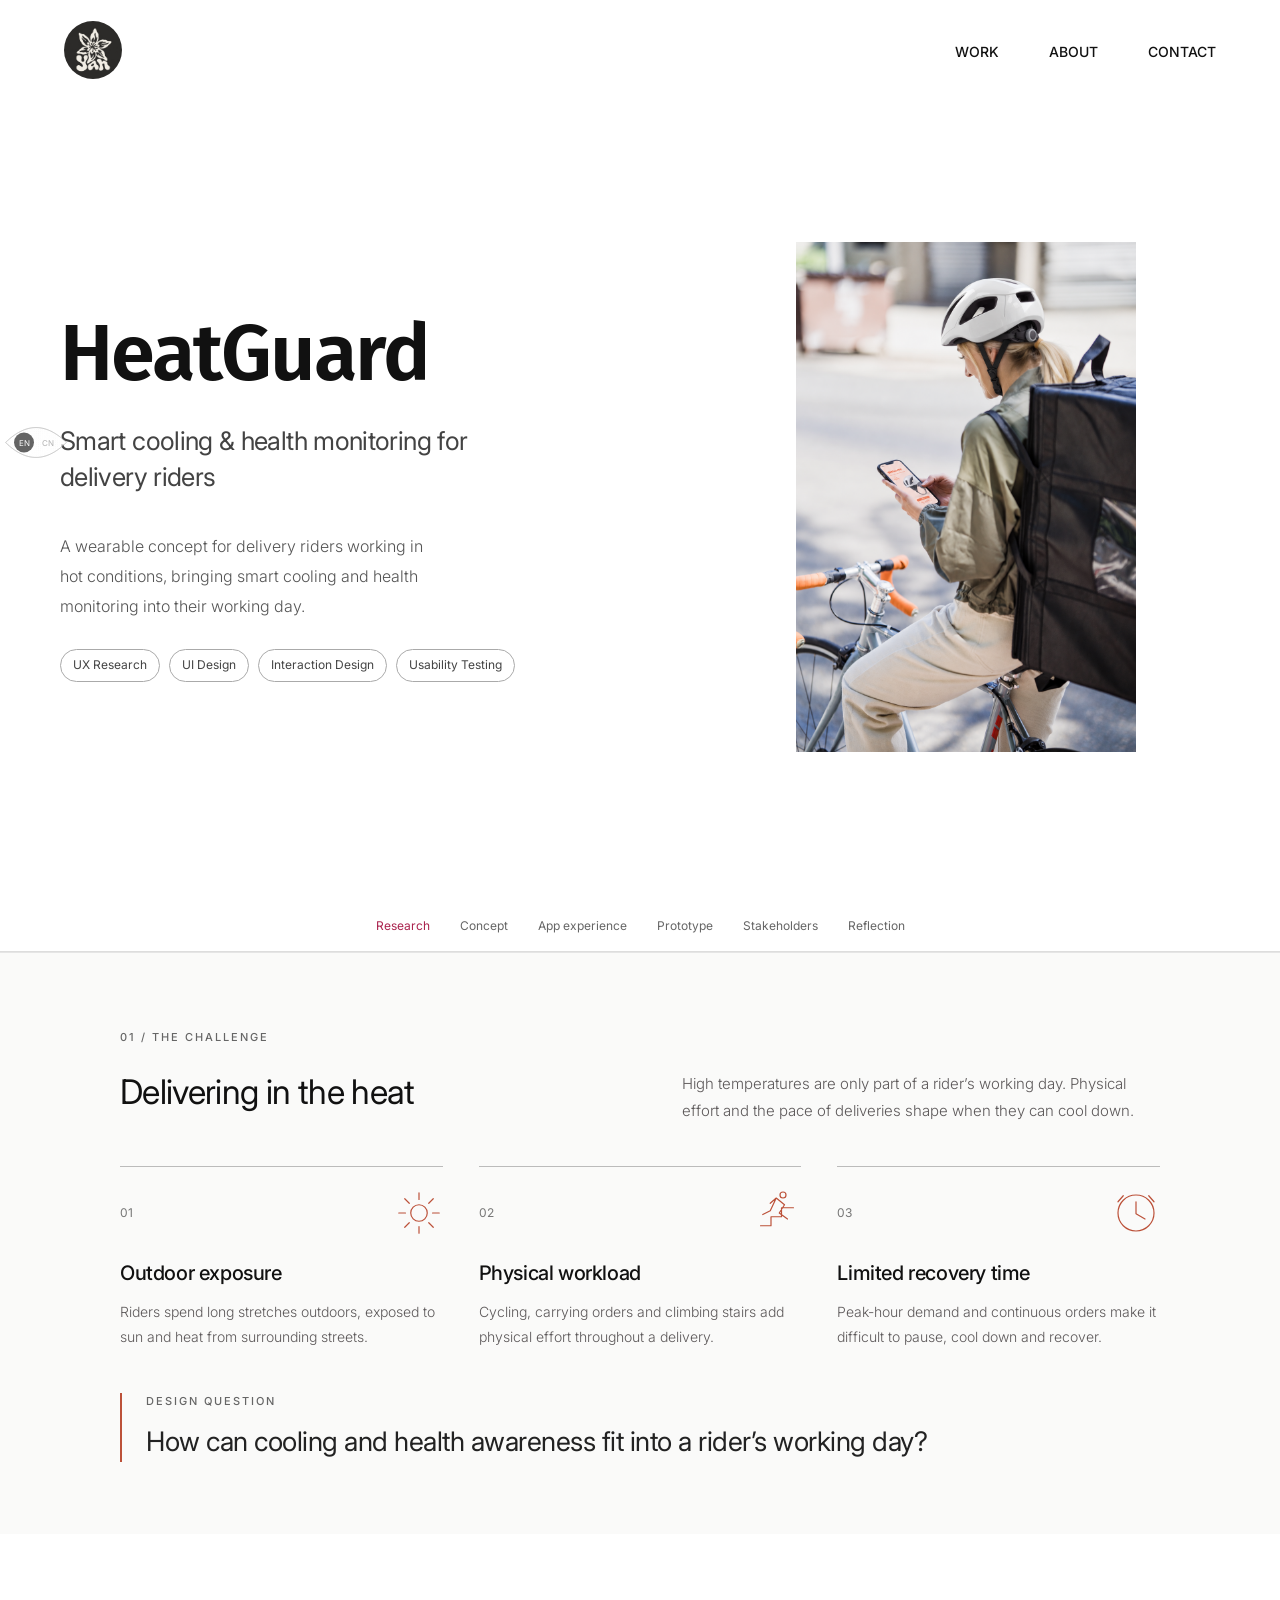
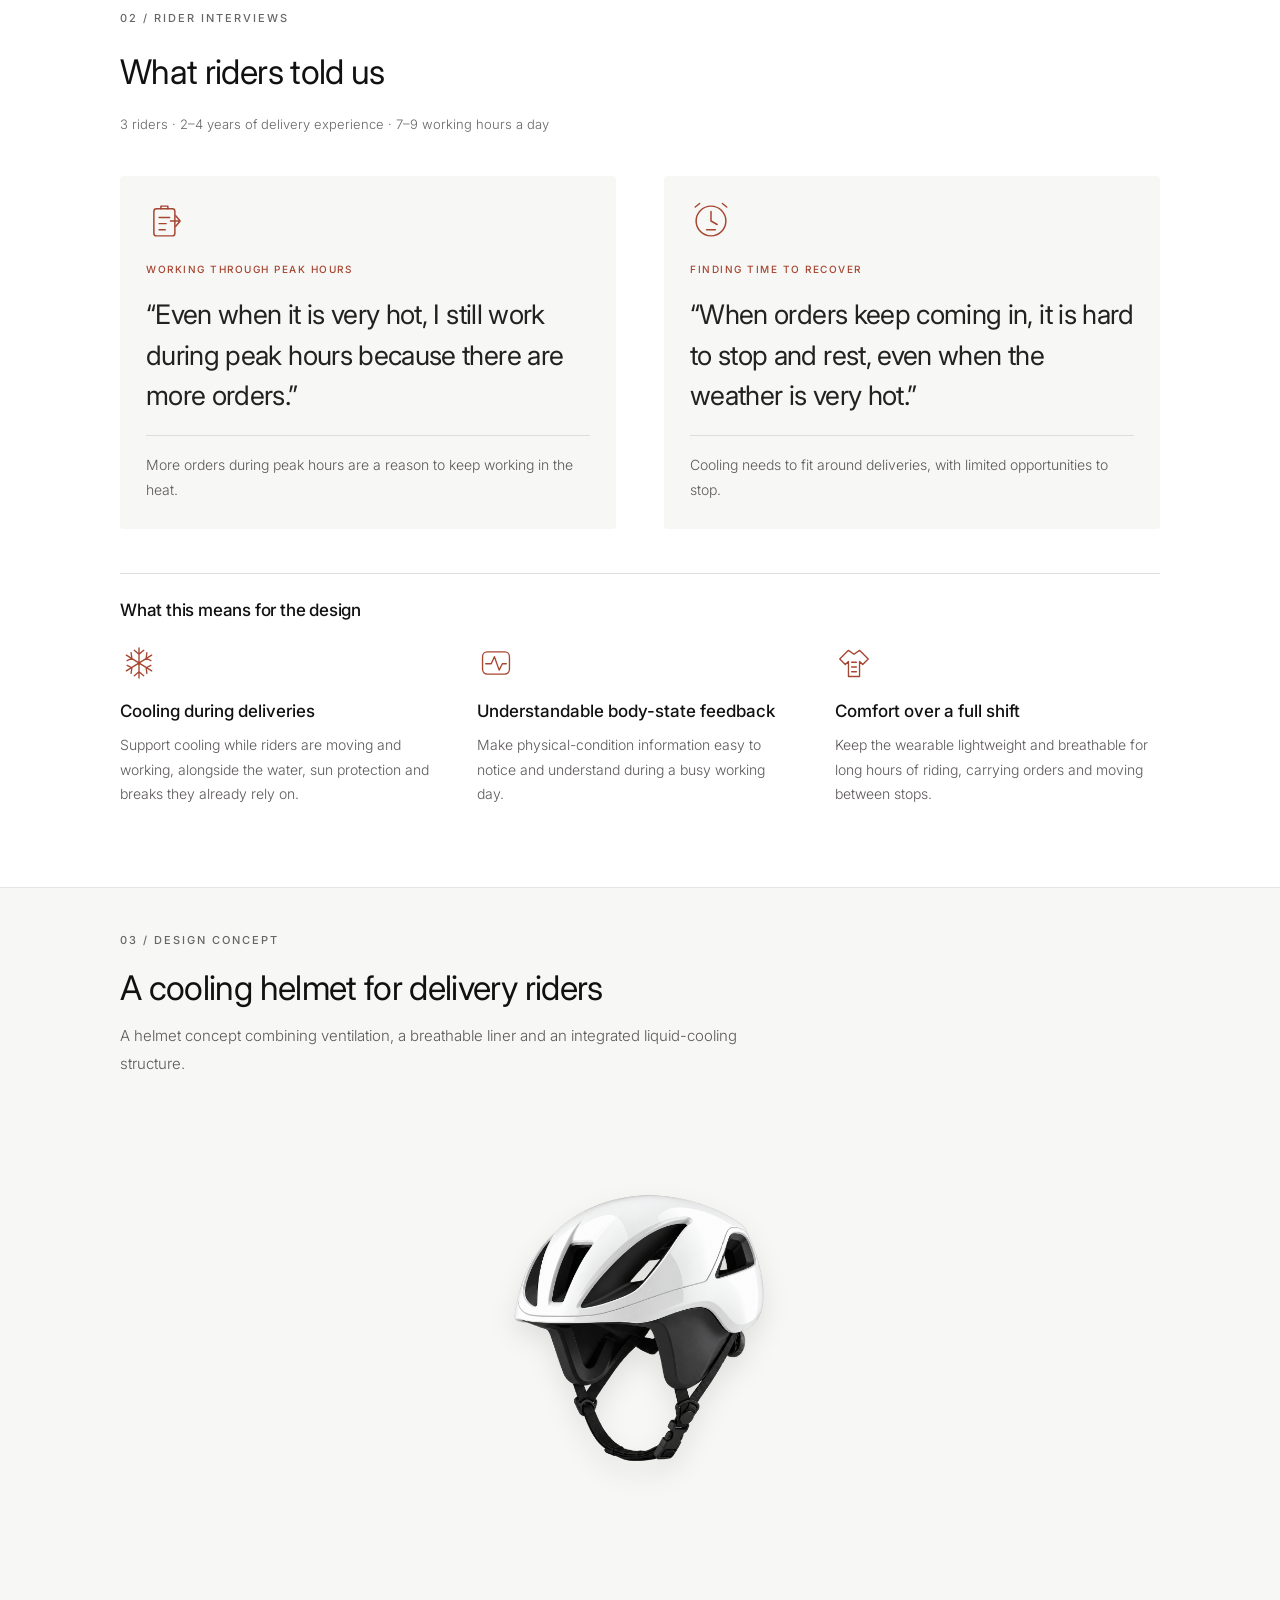
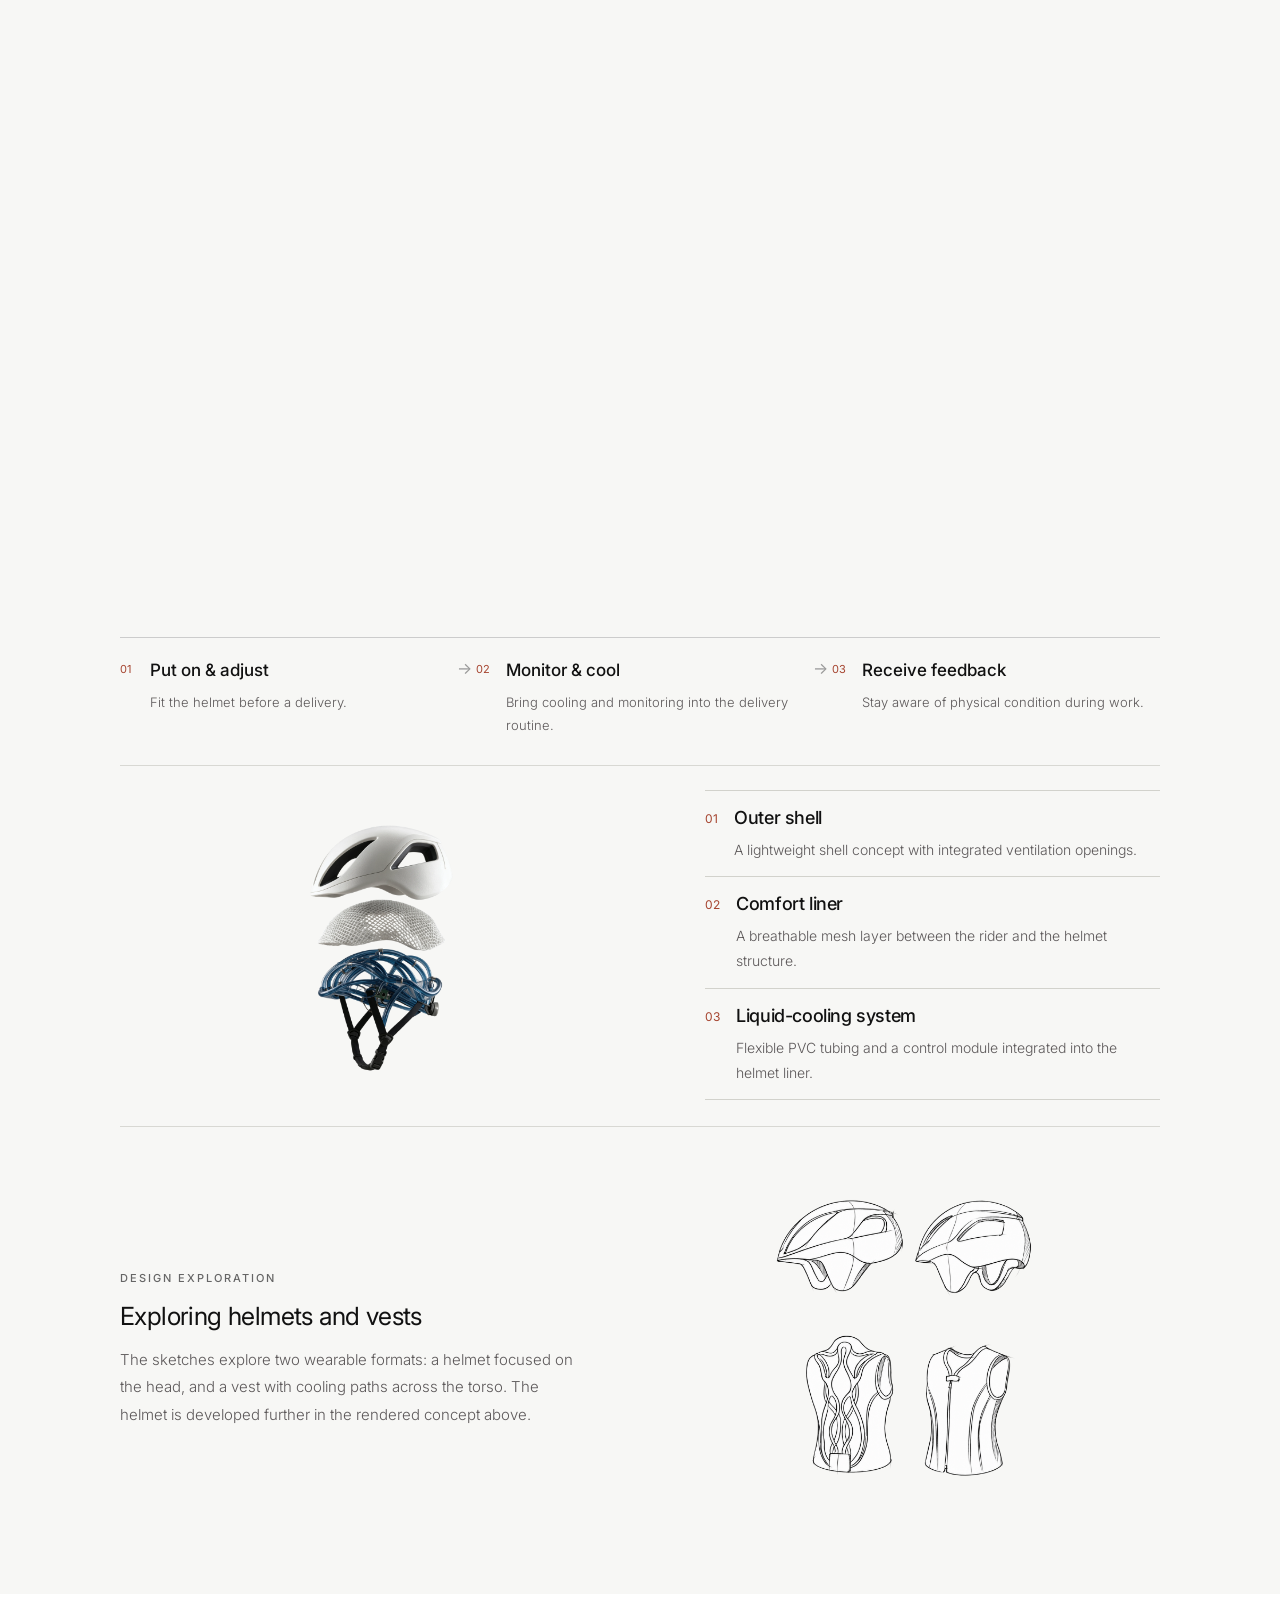
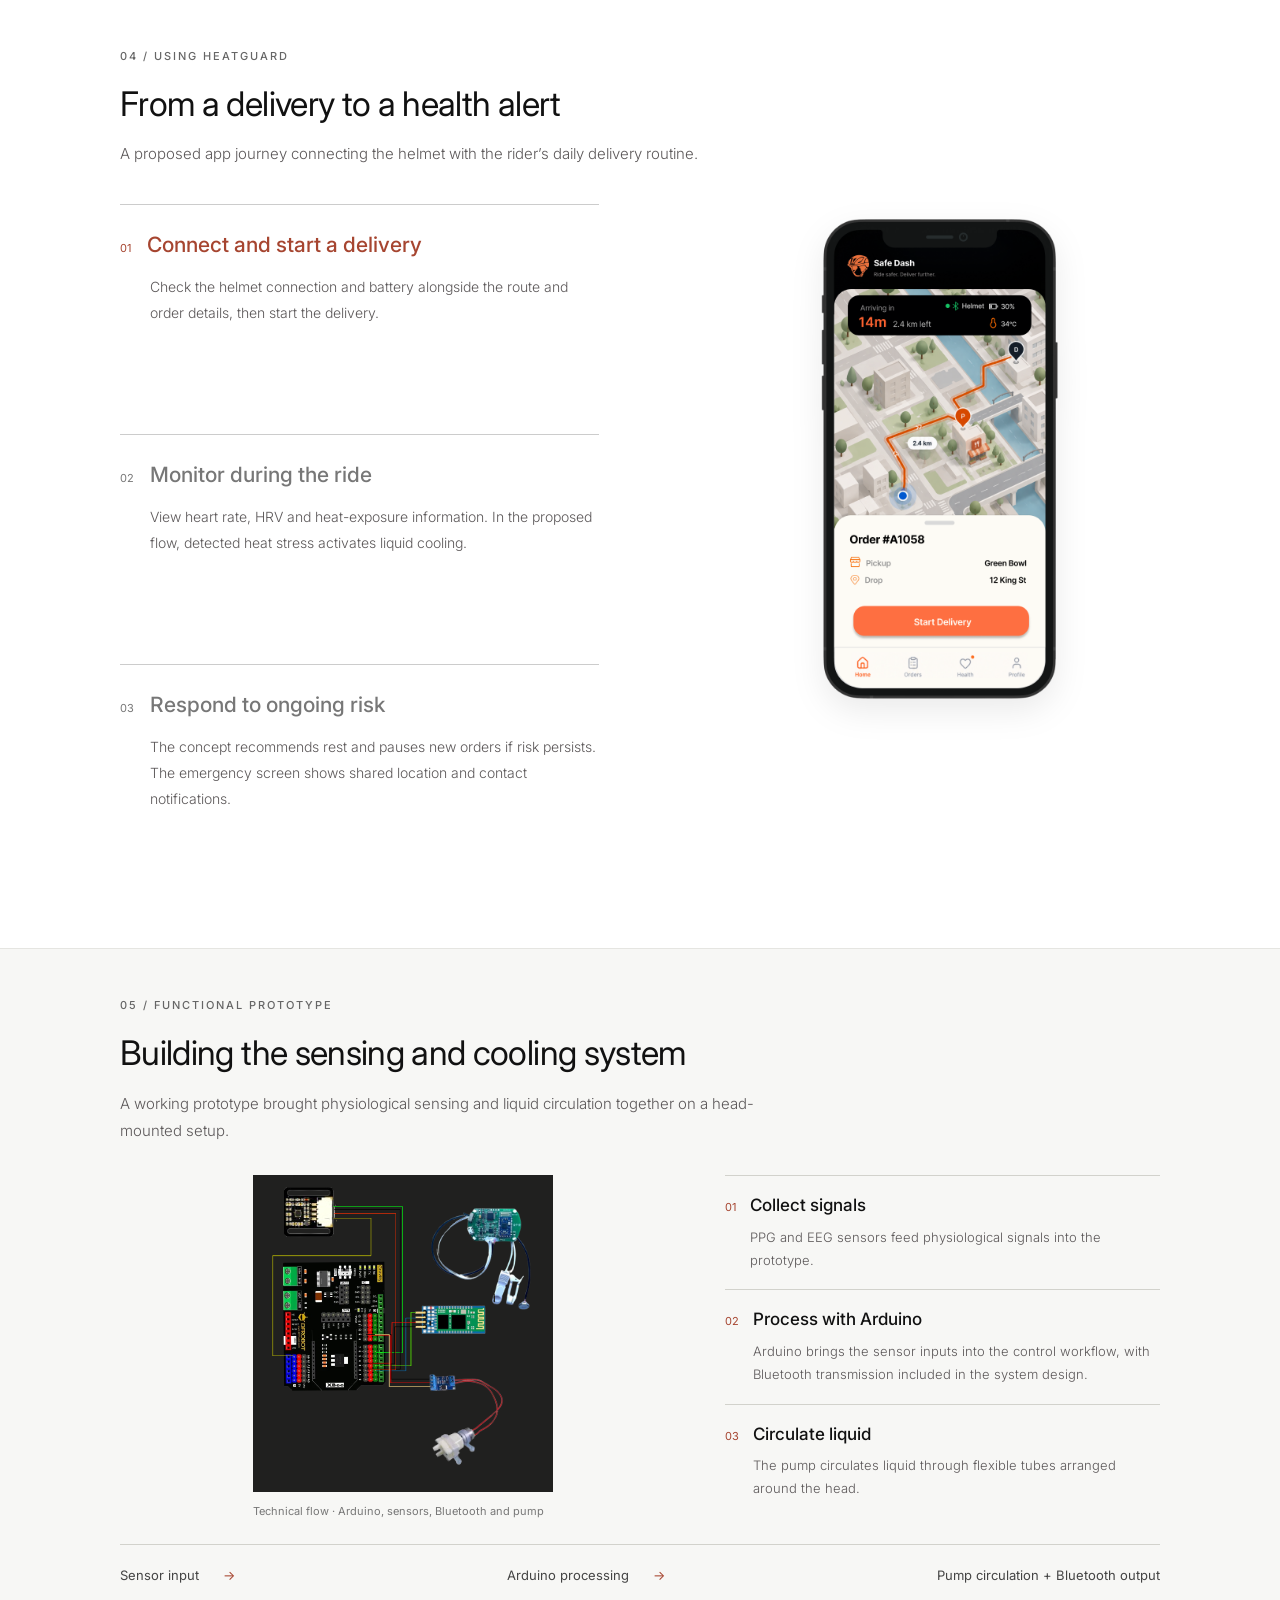
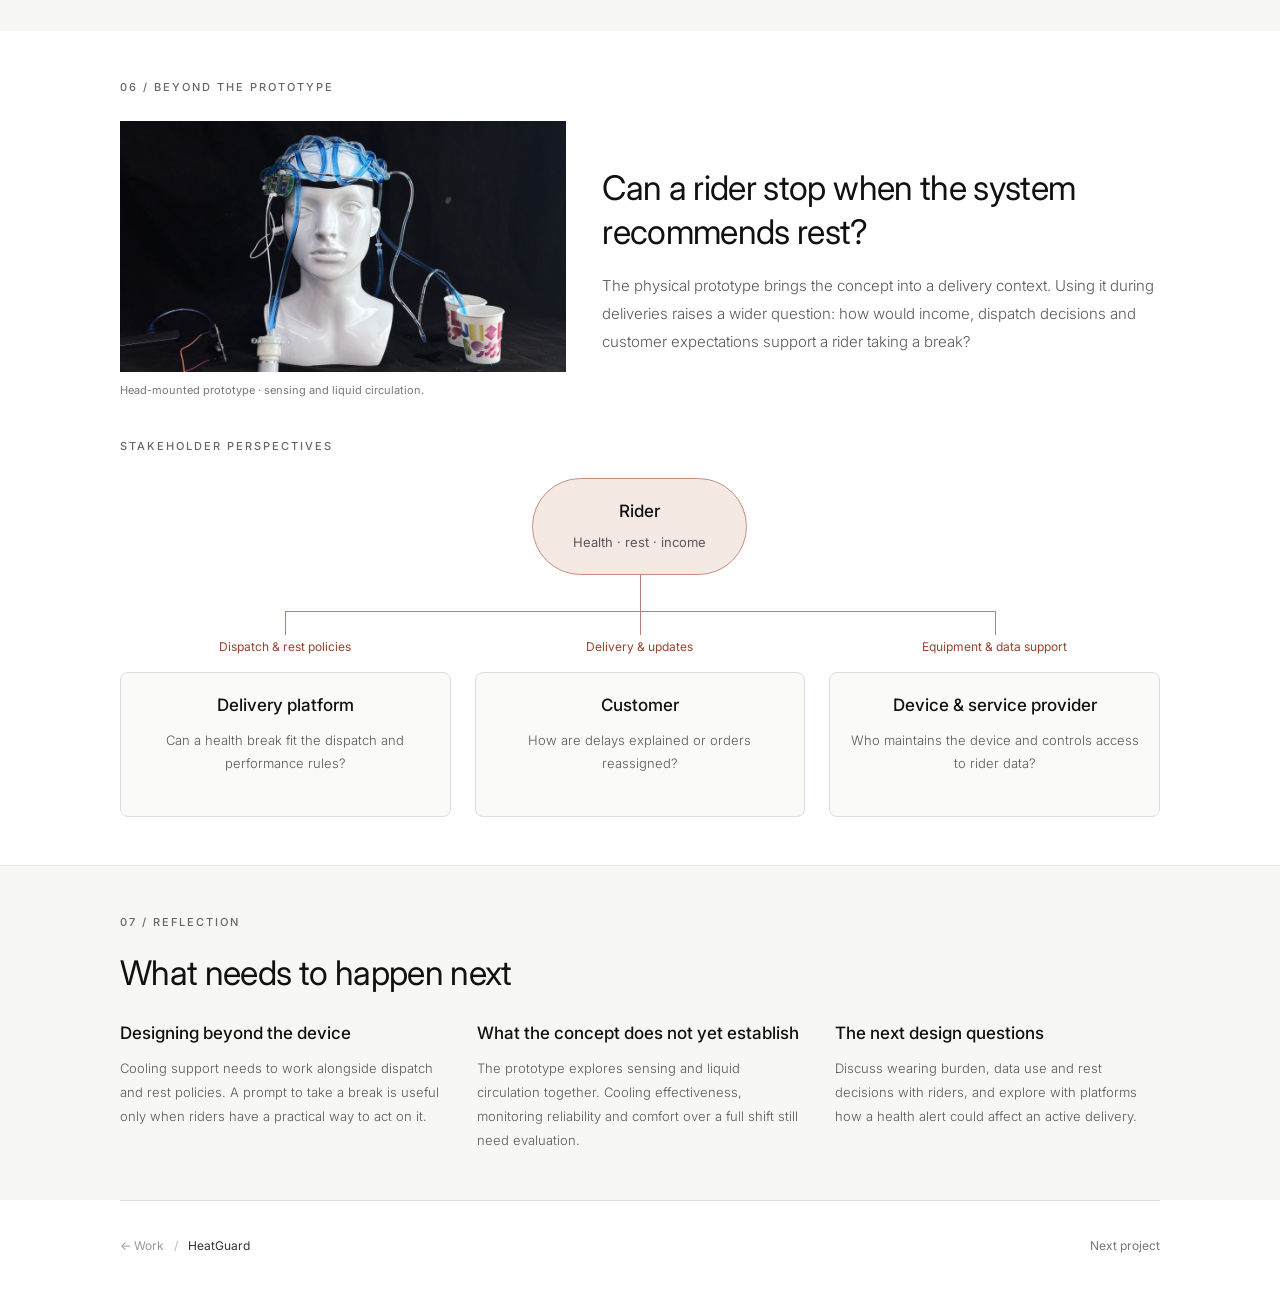
<file: heatguard.html>
<!doctype html><html lang="en"><head><meta charset="utf-8"><meta name="viewport" content="width=device-width,initial-scale=1"><title>HeatGuard — Qiuyan Lai</title><link href="https://fonts.googleapis.com/css2?family=Inter:wght@300;400;500;600&family=Fira+Sans:wght@600&display=swap" rel="stylesheet"><link rel="stylesheet" href="dnd-story.css?v=7"><link rel="stylesheet" href="heatguard.css?v=19"><link rel="stylesheet" href="case-navigation.css?v=1"><link rel="stylesheet" href="project-layout.css?v=2"><link rel="stylesheet" href="eye-language.css?v=2"><link rel="stylesheet" href="project-footer.css?v=3"><link rel="stylesheet" href="project-tags.css?v=1"><link rel="icon" type="image/png" href="favicon.png?v=3"></head><body id="top" class="heatguard-case"><aside class="eye-language" aria-label="Language selection"><div class="eye-shell"><svg class="eye-outline" viewBox="0 0 120 66" aria-hidden="true"><defs><pattern id="eye-grain" width="4" height="4" patternUnits="userSpaceOnUse"><circle cx=".8" cy="1" r=".65" fill="#777"/><circle cx="3" cy="3" r=".4" fill="#999"/></pattern><filter id="eye-rough" x="-15%" y="-30%" width="130%" height="160%"><feTurbulence type="fractalNoise" baseFrequency=".6" numOctaves="2" result="noise"/><feDisplacementMap in="SourceGraphic" in2="noise" scale="1.2" xChannelSelector="R" yChannelSelector="G"/></filter></defs><path class="eye-paper" d="M3 33Q60 -23 117 33Q60 89 3 33Z"/><path class="eye-grain-outline" d="M3 33Q60 -23 117 33Q60 89 3 33Z" filter="url(#eye-rough)"/></svg><span class="eye-pupil" aria-hidden="true"></span><button type="button" data-lang="en" aria-label="Switch to English" aria-pressed="true">EN</button><button type="button" data-lang="zh" aria-label="切换为中文" aria-pressed="false">CN</button></div><span class="eye-hint" aria-hidden="true">Language</span></aside><header><a class="brand" href="index.html"><img alt="Qiuyan Lai home" src="assets/dnd/09c96.png"/></a><div class="header-actions"><nav aria-label="Main navigation"><a href="index.html#work">WORK</a><a href="about.html">ABOUT</a><a href="index.html#contact">CONTACT</a></nav></div></header><main id="top"><div class="heatguard-hero-transition"><section class="heatguard-hero" aria-labelledby="heatguard-title"><div class="heatguard-content"><h1 id="heatguard-title">HeatGuard</h1><p class="heatguard-subtitle" data-en="Smart cooling &amp; health monitoring for delivery riders" data-zh="为配送骑手设计的智能降温与健康监测">Smart cooling &amp; health monitoring for delivery riders</p><div class="heatguard-copy"><p data-en="A wearable concept for delivery riders working in hot conditions, bringing smart cooling and health monitoring into their working day." data-zh="面向高温环境下工作的配送骑手，将智能降温与健康监测融入日常工作的可穿戴设计概念。">A wearable concept for delivery riders working in hot conditions, bringing smart cooling and health monitoring into their working day.</p></div><div class="heatguard-tags project-tags"><span class="" data-en="UX Research" data-zh="用户研究">UX Research</span><span class="" data-en="UI Design" data-zh="界面设计">UI Design</span><span class="" data-en="Interaction Design" data-zh="交互设计">Interaction Design</span><span class="" data-en="Usability Testing" data-zh="可用性测试">Usability Testing</span></div></div><figure class="heatguard-visual"><img src="assets/heatguard/rider.png" alt="Delivery rider wearing a helmet and carrying a delivery backpack" fetchpriority="high"></figure></section><canvas class="heatguard-hero-particles" aria-hidden="true"></canvas></div><nav class="chapter-nav case-chapter-nav" aria-label="Project sections"><a href="#challenge" data-en="Research" data-zh="研究">Research</a><a href="#concept" data-en="Concept" data-zh="概念">Concept</a><a href="#using" data-en="App experience" data-zh="应用体验">App experience</a><a href="#prototype" data-en="Prototype" data-zh="原型">Prototype</a><a href="#stakeholders" data-en="Stakeholders" data-zh="利益相关者">Stakeholders</a><a href="#reflection" data-en="Reflection" data-zh="反思">Reflection</a></nav><section id="challenge" class="heatguard-challenge" aria-labelledby="challenge-title"><div class="heatguard-challenge-inner"><p class="hg-eyebrow" data-en="01 / THE CHALLENGE" data-zh="01 / 设计挑战">01 / THE CHALLENGE</p><div class="hg-challenge-heading"><h2 id="challenge-title" data-en="Delivering in the heat" data-zh="高温下的配送工作">Delivering in the heat</h2><p data-en="High temperatures are only part of a rider’s working day. Physical effort and the pace of deliveries shape when they can cool down." data-zh="高温与骑手的日常工作交织在一起。体力消耗和配送节奏，共同影响着他们何时能够降温。">High temperatures are only part of a rider’s working day. Physical effort and the pace of deliveries shape when they can cool down.</p></div><div class="hg-factors"><article class="hg-factor" style="--factor-delay:0ms"><div class="hg-factor-top"><span>01</span><svg viewBox="0 0 64 64" fill="none" stroke="currentColor" stroke-width="1.6" stroke-linecap="round" stroke-linejoin="round" aria-hidden="true"><circle cx="32" cy="32" r="11"/><path d="M32 5v9m0 36v9M5 32h9m36 0h9M13 13l6 6m26 26 6 6M13 51l6-6m26-26 6-6"/></svg></div><h3 data-en="Outdoor exposure" data-zh="持续暴露">Outdoor exposure</h3><p data-en="Riders spend long stretches outdoors, exposed to sun and heat from surrounding streets." data-zh="骑手长时间在户外配送，面对日晒和街道环境中的热量。">Riders spend long stretches outdoors, exposed to sun and heat from surrounding streets.</p></article><article class="hg-factor" style="--factor-delay:140ms"><div class="hg-factor-top"><span>02</span><svg viewBox="0 0 64 64" fill="none" stroke="currentColor" stroke-width="1.6" stroke-linecap="round" stroke-linejoin="round" aria-hidden="true"><path d="M10 49h14V37h14V25h16M23 19l8-7 11 9-7 11 11 8m-15-28-8 17-10 5"/><circle cx="40" cy="8" r="4"/></svg></div><h3 data-en="Physical workload" data-zh="体力负担">Physical workload</h3><p data-en="Cycling, carrying orders and climbing stairs add physical effort throughout a delivery." data-zh="骑行、搬运餐品和上下楼，让配送过程持续伴随着体力消耗。">Cycling, carrying orders and climbing stairs add physical effort throughout a delivery.</p></article><article class="hg-factor" style="--factor-delay:280ms"><div class="hg-factor-top"><span>03</span><svg viewBox="0 0 64 64" fill="none" stroke="currentColor" stroke-width="1.6" stroke-linecap="round" stroke-linejoin="round" aria-hidden="true"><circle cx="32" cy="32" r="24"/><path d="M32 17v16l12 7M49 9l7 8m-48 0 7-8"/></svg></div><h3 data-en="Limited recovery time" data-zh="恢复时间有限">Limited recovery time</h3><p data-en="Peak-hour demand and continuous orders make it difficult to pause, cool down and recover." data-zh="高峰期的配送需求与连续订单，让骑手难以停下来降温和恢复。">Peak-hour demand and continuous orders make it difficult to pause, cool down and recover.</p></article></div><div class="hg-design-question"><p class="hg-eyebrow" data-en="DESIGN QUESTION" data-zh="设计问题">DESIGN QUESTION</p><p class="hg-question-text" data-en="How can cooling and health awareness fit into a rider’s working day?" data-zh="如何让降温与身体状态感知融入骑手的工作日常？">How can cooling and health awareness fit into a rider’s working day?</p></div></div></section><section id="interviews" class="hg-interviews" aria-labelledby="interviews-title"><p class="hg-eyebrow" data-en="02 / RIDER INTERVIEWS" data-zh="02 / 骑手访谈">02 / RIDER INTERVIEWS</p><h2 id="interviews-title" data-en="What riders told us" data-zh="骑手怎么说">What riders told us</h2><p class="hg-interview-context" data-en="3 riders · 2–4 years of delivery experience · 7–9 working hours a day" data-zh="3 位骑手 · 2–4 年配送经验 · 每天工作 7–9 小时">3 riders · 2–4 years of delivery experience · 7–9 working hours a day</p><div class="hg-quotes"><article class="hg-quote hg-quote-illustrated"><svg class="hg-insight-icon" viewBox="0 0 48 48" fill="none" stroke="currentColor" stroke-width="1.7" stroke-linecap="round" stroke-linejoin="round" aria-hidden="true"><rect x="9" y="10" width="24" height="31" rx="3"/><path d="M17 10V7h8v3M15 20h12m-12 7h8m-8 7h7m12-16 5 6-5 6m-6-6h11"/></svg><p class="hg-eyebrow" data-en="WORKING THROUGH PEAK HOURS" data-zh="高峰期仍然出车">WORKING THROUGH PEAK HOURS</p><blockquote><p data-en="“Even when it is very hot, I still work during peak hours because there are more orders.”" data-zh="“即使天气很热，我还是会在高峰时段工作，因为订单更多。”">“Even when it is very hot, I still work during peak hours because there are more orders.”</p></blockquote><p class="hg-quote-insight" data-en="More orders during peak hours are a reason to keep working in the heat." data-zh="高峰期更多的订单，是骑手在炎热天气里继续工作的原因。">More orders during peak hours are a reason to keep working in the heat.</p></article><article class="hg-quote hg-quote-illustrated"><svg class="hg-insight-icon" viewBox="0 0 48 48" fill="none" stroke="currentColor" stroke-width="1.7" stroke-linecap="round" stroke-linejoin="round" aria-hidden="true"><circle cx="24" cy="24" r="17"/><path d="M24 13v11l7 4M6 8l5-4m26 0 5 4"/><path d="M19 34h10"/></svg><p class="hg-eyebrow" data-en="FINDING TIME TO RECOVER" data-zh="难以安排恢复时间">FINDING TIME TO RECOVER</p><blockquote><p data-en="“When orders keep coming in, it is hard to stop and rest, even when the weather is very hot.”" data-zh="“订单不断进来时，很难停下来休息，即使天气非常热。”">“When orders keep coming in, it is hard to stop and rest, even when the weather is very hot.”</p></blockquote><p class="hg-quote-insight" data-en="Cooling needs to fit around deliveries, with limited opportunities to stop." data-zh="停下来休息的机会有限，降温需要适应配送节奏。">Cooling needs to fit around deliveries, with limited opportunities to stop.</p></article></div><div class="hg-requirements-heading"><h3 data-en="What this means for the design" data-zh="这对设计意味着什么">What this means for the design</h3></div><div class="hg-requirements"><article class="hg-requirement"><svg class="hg-insight-icon" viewBox="0 0 48 48" fill="none" stroke="currentColor" stroke-width="1.7" stroke-linecap="round" stroke-linejoin="round" aria-hidden="true"><path d="M24 5v38M8 14l32 20M8 34l32-20M18 8l6 5 6-5m-12 32 6-5 6 5M9 21l6-3-1-7m25 16-6 3 1 7M9 27l6 3-1 7m25-16-6-3 1-7"/></svg><div><h4 data-en="Cooling during deliveries" data-zh="配送中降温">Cooling during deliveries</h4><p data-en="Support cooling while riders are moving and working, alongside the water, sun protection and breaks they already rely on." data-zh="在骑手移动与工作时提供降温支持，补充他们现有的饮水、防晒和休息方式。">Support cooling while riders are moving and working, alongside the water, sun protection and breaks they already rely on.</p></div></article><article class="hg-requirement"><svg class="hg-insight-icon" viewBox="0 0 48 48" fill="none" stroke="currentColor" stroke-width="1.7" stroke-linecap="round" stroke-linejoin="round" aria-hidden="true"><rect x="7" y="10" width="34" height="28" rx="6"/><path d="M11 25h7l4-9 6 17 4-8h5"/></svg><div><h4 data-en="Understandable body-state feedback" data-zh="易懂的身体状态反馈">Understandable body-state feedback</h4><p data-en="Make physical-condition information easy to notice and understand during a busy working day." data-zh="让骑手在忙碌的工作中，也能方便地注意并理解身体状态信息。">Make physical-condition information easy to notice and understand during a busy working day.</p></div></article><article class="hg-requirement"><svg class="hg-insight-icon" viewBox="0 0 48 48" fill="none" stroke="currentColor" stroke-width="1.7" stroke-linecap="round" stroke-linejoin="round" aria-hidden="true"><path d="m17 8 7 5 7-5 11 11-7 7-4-4v19H17V22l-4 4-7-7Z"/><path d="M21 23h6m-6 6h6m-6 6h6"/></svg><div><h4 data-en="Comfort over a full shift" data-zh="长时间佩戴舒适">Comfort over a full shift</h4><p data-en="Keep the wearable lightweight and breathable for long hours of riding, carrying orders and moving between stops." data-zh="兼顾轻便与透气，适应长时间骑行、搬运以及往返配送点的使用需求。">Keep the wearable lightweight and breathable for long hours of riding, carrying orders and moving between stops.</p></div></article></div></section><section id="concept" class="hg-concept" aria-labelledby="concept-title"><div class="hg-concept-inner"><p class="hg-eyebrow" data-en="03 / DESIGN CONCEPT" data-zh="03 / 设计概念">03 / DESIGN CONCEPT</p><h2 id="concept-title" data-en="A cooling helmet for delivery riders" data-zh="面向配送骑手的降温头盔">A cooling helmet for delivery riders</h2><p class="hg-concept-intro" data-en="A helmet concept combining ventilation, a breathable liner and an integrated liquid-cooling structure." data-zh="将通风结构、透气内衬与液冷管路结合的头盔设计概念。">A helmet concept combining ventilation, a breathable liner and an integrated liquid-cooling structure.</p><div class="hg-product-story"><div class="hg-product-stage"><figure class="hg-centered-helmet hg-angle-sequence"><img class="hg-angle-front" src="assets/heatguard/helmet-cutout.png" alt="Helmet front three-quarter view" loading="lazy"><img class="hg-angle-side" src="assets/heatguard/helmet-side-cutout.png" alt="Helmet side view" loading="lazy"><img class="hg-angle-inside" src="assets/heatguard/helmet-layers.png" alt="Expanded shell, mesh liner and cooling system" loading="lazy"></figure><article class="hg-product-callout hg-callout-1"><span class="hg-callout-index">01</span><div><h3 data-en="Cooling during deliveries" data-zh="配送中降温">Cooling during deliveries</h3><p data-en="Flexible liquid-cooling tubes sit inside the helmet liner, alongside front ventilation channels." data-zh="柔性液冷管路布置在头盔内衬中，与前侧通风结构结合。">Flexible liquid-cooling tubes sit inside the helmet liner, alongside front ventilation channels.</p></div></article><article class="hg-product-callout hg-callout-2"><span class="hg-callout-index">02</span><div><h3 data-en="Body-state feedback" data-zh="身体状态反馈">Body-state feedback</h3><p data-en="The monitoring concept connects physical-condition information with feedback during the working day." data-zh="监测概念将身体状态信息与工作中的反馈连接起来。">The monitoring concept connects physical-condition information with feedback during the working day.</p></div></article><article class="hg-product-callout hg-callout-3"><span class="hg-callout-index">03</span><div><h3 data-en="Fit and comfort" data-zh="佩戴与舒适">Fit and comfort</h3><p data-en="Adjustable straps and a breathable mesh liner support the fit during movement." data-zh="通过可调节绑带与透气网状内衬，兼顾活动中的贴合与舒适。">Adjustable straps and a breathable mesh liner support the fit during movement.</p></div></article></div></div><ol class="hg-use-flow"><li><h3 data-en="Put on &amp; adjust" data-zh="佩戴与调节">Put on &amp; adjust</h3><p data-en="Fit the helmet before a delivery." data-zh="配送前佩戴并调节头盔。">Fit the helmet before a delivery.</p></li><li><h3 data-en="Monitor &amp; cool" data-zh="工作中监测与降温">Monitor &amp; cool</h3><p data-en="Bring cooling and monitoring into the delivery routine." data-zh="将降温与监测融入配送过程。">Bring cooling and monitoring into the delivery routine.</p></li><li><h3 data-en="Receive feedback" data-zh="接收反馈">Receive feedback</h3><p data-en="Stay aware of physical condition during work." data-zh="在工作中了解身体状态。">Stay aware of physical condition during work.</p></li></ol><div class="hg-product-structure"><figure><img src="assets/heatguard/helmet-layers.png" alt="Exploded helmet concept showing outer shell, mesh liner and blue liquid-cooling tubes" loading="lazy"></figure><div class="hg-concept-parts"><article class="hg-concept-part"><span class="hg-part-number">01</span><div><h3 data-en="Outer shell" data-zh="头盔外壳">Outer shell</h3><p data-en="A lightweight shell concept with integrated ventilation openings." data-zh="结合通风开口的轻量化外壳设计。">A lightweight shell concept with integrated ventilation openings.</p></div></article><article class="hg-concept-part"><span class="hg-part-number">02</span><div><h3 data-en="Comfort liner" data-zh="舒适内衬">Comfort liner</h3><p data-en="A breathable mesh layer between the rider and the helmet structure." data-zh="在佩戴者与头盔结构之间设置透气网状内衬。">A breathable mesh layer between the rider and the helmet structure.</p></div></article><article class="hg-concept-part"><span class="hg-part-number">03</span><div><h3 data-en="Liquid-cooling system" data-zh="液冷系统">Liquid-cooling system</h3><p data-en="Flexible PVC tubing and a control module integrated into the helmet liner." data-zh="将柔性 PVC 管路与控制模块整合至头盔内衬结构中。">Flexible PVC tubing and a control module integrated into the helmet liner.</p></div></article></div></div><div class="hg-sketch-exploration"><div><p class="hg-eyebrow" data-en="DESIGN EXPLORATION" data-zh="设计探索">DESIGN EXPLORATION</p><h3 data-en="Exploring helmets and vests" data-zh="头盔与背心的方案探索">Exploring helmets and vests</h3><p data-en="The sketches explore two wearable formats: a helmet focused on the head, and a vest with cooling paths across the torso. The helmet is developed further in the rendered concept above." data-zh="草图探索了两种可穿戴形式：聚焦头部的头盔，以及在躯干部位布置降温路径的背心。上方渲染图进一步呈现了头盔方案。">The sketches explore two wearable formats: a helmet focused on the head, and a vest with cooling paths across the torso. The helmet is developed further in the rendered concept above.</p></div><figure><img src="assets/heatguard/design-sketches.png" alt="Original design sketches of two helmet views and two cooling vest views" loading="lazy"></figure></div></div></section><section id="using" class="hg-using" aria-labelledby="using-title"><p class="hg-eyebrow">04 / USING HEATGUARD</p><h2 id="using-title" data-en="From a delivery to a health alert" data-zh="从开始配送到接收健康提醒">From a delivery to a health alert</h2><p data-en="A proposed app journey connecting the helmet with the rider’s daily delivery routine." data-zh="将头盔与骑手日常配送连接起来的 App 使用流程设计。">A proposed app journey connecting the helmet with the rider’s daily delivery routine.</p><div class="hg-app-journey"><div class="hg-app-steps"><article class="hg-app-step" data-app-step="0"><button type="button" aria-controls="hg-app-display" aria-pressed="true"><span>01</span><h3 data-en="Connect and start a delivery" data-zh="连接头盔，开始配送">Connect and start a delivery</h3></button><p data-en="Check the helmet connection and battery alongside the route and order details, then start the delivery." data-zh="在查看路线和订单的同时确认头盔连接与电量，再开始配送。">Check the helmet connection and battery alongside the route and order details, then start the delivery.</p></article><article class="hg-app-step" data-app-step="1"><button type="button" aria-controls="hg-app-display" aria-pressed="false"><span>02</span><h3 data-en="Monitor during the ride" data-zh="配送过程中监测">Monitor during the ride</h3></button><p data-en="View heart rate, HRV and heat-exposure information. In the proposed flow, detected heat stress activates liquid cooling." data-zh="查看心率、HRV 与高温暴露信息。在设计流程中，检测到热应激后启动液冷。">View heart rate, HRV and heat-exposure information. In the proposed flow, detected heat stress activates liquid cooling.</p></article><article class="hg-app-step" data-app-step="2"><button type="button" aria-controls="hg-app-display" aria-pressed="false"><span>03</span><h3 data-en="Respond to ongoing risk" data-zh="应对持续风险">Respond to ongoing risk</h3></button><p data-en="The concept recommends rest and pauses new orders if risk persists. The emergency screen shows shared location and contact notifications." data-zh="设计流程在风险持续时建议休息并暂停新订单，紧急提醒界面展示位置共享与联系人通知状态。">The concept recommends rest and pauses new orders if risk persists. The emergency screen shows shared location and contact notifications.</p></article></div><div class="hg-app-display" id="hg-app-display"><img class="hg-app-screen active" src="assets/heatguard/app-delivery.png" alt="Delivery route and connected helmet" aria-hidden="false" loading="lazy"><img class="hg-app-screen" src="assets/heatguard/app-health.png" alt="Health monitoring dashboard" aria-hidden="true" loading="lazy"><img class="hg-app-screen" src="assets/heatguard/app-alert.png" alt="Emergency alert concept" aria-hidden="true" loading="lazy"></div></div></section><section id="prototype" class="hg-prototype" aria-labelledby="prototype-title"><div class="hg-prototype-inner"><p class="hg-eyebrow" data-en="05 / FUNCTIONAL PROTOTYPE" data-zh="05 / 功能原型">05 / FUNCTIONAL PROTOTYPE</p><h2 id="prototype-title" data-en="Building the sensing and cooling system" data-zh="搭建传感与降温系统">Building the sensing and cooling system</h2><p class="hg-prototype-intro" data-en="A working prototype brought physiological sensing and liquid circulation together on a head-mounted setup." data-zh="通过头戴式功能原型，将生理信号采集与液体循环整合起来。">A working prototype brought physiological sensing and liquid circulation together on a head-mounted setup.</p><div class="hg-prototype-layout"><figure><img src="assets/heatguard/technical-flow.svg" alt="Figma technical flow: Arduino board connected to PPG and EEG sensors, Bluetooth module and pump" loading="lazy"><figcaption data-en="Technical flow · Arduino, sensors, Bluetooth and pump" data-zh="技术连接 · Arduino、传感器、蓝牙与水泵">Technical flow · Arduino, sensors, Bluetooth and pump</figcaption></figure><div class="hg-prototype-details"><article><span>01</span><div><h3 data-en="Collect signals" data-zh="采集信号">Collect signals</h3><p data-en="PPG and EEG sensors feed physiological signals into the prototype." data-zh="通过 PPG 与 EEG 传感器向原型输入生理信号。">PPG and EEG sensors feed physiological signals into the prototype.</p></div></article><article><span>02</span><div><h3 data-en="Process with Arduino" data-zh="Arduino 处理">Process with Arduino</h3><p data-en="Arduino brings the sensor inputs into the control workflow, with Bluetooth transmission included in the system design." data-zh="Arduino 将传感器输入接入控制流程，系统设计同时包含蓝牙传输。">Arduino brings the sensor inputs into the control workflow, with Bluetooth transmission included in the system design.</p></div></article><article><span>03</span><div><h3 data-en="Circulate liquid" data-zh="驱动液体循环">Circulate liquid</h3><p data-en="The pump circulates liquid through flexible tubes arranged around the head." data-zh="水泵驱动液体流经围绕头部布置的柔性管路。">The pump circulates liquid through flexible tubes arranged around the head.</p></div></article></div></div><div class="hg-prototype-flow" aria-label="Prototype system flow"><span data-en="Sensor input" data-zh="传感器输入">Sensor input</span><span data-en="Arduino processing" data-zh="Arduino 处理">Arduino processing</span><span data-en="Pump circulation + Bluetooth output" data-zh="水泵循环 + 蓝牙输出">Pump circulation + Bluetooth output</span></div></div></section><section id="stakeholders" class="hg-closing" aria-labelledby="stakeholders-title"><p class="hg-eyebrow" data-en="06 / BEYOND THE PROTOTYPE" data-zh="06 / 原型之外">06 / BEYOND THE PROTOTYPE</p><div class="hg-wearing"><figure><img src="assets/heatguard/prototype-demo.png" alt="Head-mounted functional prototype with cooling tubes and pump" loading="lazy"><figcaption data-en="Head-mounted prototype · sensing and liquid circulation." data-zh="头戴式原型 · 传感与液体循环。">Head-mounted prototype · sensing and liquid circulation.</figcaption></figure><div><h2 id="stakeholders-title" data-en="Can a rider stop when the system recommends rest?" data-zh="系统建议休息时，骑手能真正停下来吗？">Can a rider stop when the system recommends rest?</h2><p data-en="The physical prototype brings the concept into a delivery context. Using it during deliveries raises a wider question: how would income, dispatch decisions and customer expectations support a rider taking a break?" data-zh="实物原型让我们进一步考虑产品进入配送场景后的问题。进入配送场景后，还需要考虑：收入、派单决策和顾客预期，如何支持骑手停下来休息？">The physical prototype brings the concept into a delivery context. Using it during deliveries raises a wider question: how would income, dispatch decisions and customer expectations support a rider taking a break?</p></div></div><p class="hg-eyebrow" data-en="STAKEHOLDER PERSPECTIVES" data-zh="利益相关者分析">STAKEHOLDER PERSPECTIVES</p><div class="hg-stakeholder-map"><div class="hg-map-rider"><h3 data-en="Rider" data-zh="骑手">Rider</h3><p data-en="Health · rest · income" data-zh="健康 · 休息 · 收入">Health · rest · income</p></div><div class="hg-map-branch hg-map-platform"><p class="hg-map-edge" data-en="Dispatch &amp; rest policies" data-zh="派单与休息机制">Dispatch &amp; rest policies</p><article><h3 data-en="Delivery platform" data-zh="配送平台">Delivery platform</h3><p data-en="Can a health break fit the dispatch and performance rules?" data-zh="健康休息能否被派单与考核机制容纳？">Can a health break fit the dispatch and performance rules?</p></article></div><div class="hg-map-branch hg-map-customer"><p class="hg-map-edge" data-en="Delivery &amp; updates" data-zh="配送与状态沟通">Delivery &amp; updates</p><article><h3 data-en="Customer" data-zh="顾客">Customer</h3><p data-en="How are delays explained or orders reassigned?" data-zh="如何解释延迟或安排转单？">How are delays explained or orders reassigned?</p></article></div><div class="hg-map-branch hg-map-provider"><p class="hg-map-edge" data-en="Equipment &amp; data support" data-zh="设备与数据支持">Equipment &amp; data support</p><article><h3 data-en="Device &amp; service provider" data-zh="设备与服务提供方">Device &amp; service provider</h3><p data-en="Who maintains the device and controls access to rider data?" data-zh="谁负责设备维护，谁能访问骑手数据？">Who maintains the device and controls access to rider data?</p></article></div></div></section><section id="reflection" class="hg-reflection"><div class="hg-closing"><p class="hg-eyebrow" data-en="07 / REFLECTION" data-zh="07 / 反思">07 / REFLECTION</p><h2 data-en="What needs to happen next" data-zh="下一步需要解决什么">What needs to happen next</h2><div class="hg-reflection-grid"><article><h3 data-en="Designing beyond the device" data-zh="从设备延伸到工作机制">Designing beyond the device</h3><p data-en="Cooling support needs to work alongside dispatch and rest policies. A prompt to take a break is useful only when riders have a practical way to act on it." data-zh="降温支持需要与派单和休息机制配合。只有骑手能够实际采取行动，休息提醒才有意义。">Cooling support needs to work alongside dispatch and rest policies. A prompt to take a break is useful only when riders have a practical way to act on it.</p></article><article><h3 data-en="What the concept does not yet establish" data-zh="概念尚未验证的部分">What the concept does not yet establish</h3><p data-en="The prototype explores sensing and liquid circulation together. Cooling effectiveness, monitoring reliability and comfort over a full shift still need evaluation." data-zh="原型探索了传感与液体循环的整合方式。实际降温效果、监测可靠性与整班佩戴舒适度仍需评估。">The prototype explores sensing and liquid circulation together. Cooling effectiveness, monitoring reliability and comfort over a full shift still need evaluation.</p></article><article><h3 data-en="The next design questions" data-zh="接下来的设计问题">The next design questions</h3><p data-en="Discuss wearing burden, data use and rest decisions with riders, and explore with platforms how a health alert could affect an active delivery." data-zh="与骑手讨论佩戴负担、数据使用与休息决策，并与平台探索健康提醒如何影响正在进行的配送。">Discuss wearing burden, data use and rest decisions with riders, and explore with platforms how a health alert could affect an active delivery.</p></article></div></div></section></main><footer class="project-footer" id="project-footer" style="--footer-accent:#b43e25"><div class="footer-breadcrumb"><a class="footer-all" href="index.html#work"><span aria-hidden="true">← </span><span data-footer-en="Work" data-footer-zh="作品">Work</span></a><span class="footer-slash" aria-hidden="true">/</span><span class="footer-current">HeatGuard</span></div><a class="footer-next" href="dnd-companion.html" data-footer-en="Next project" data-footer-zh="下一个项目">Next project</a></footer><script src="heatguard.js?v=11"></script><script src="case-navigation.js?v=1"></script><script src="hero-image-entry.js?v=2"></script><script src="eye-language.js?v=1"></script><script src="project-footer.js?v=1"></script></body></html>
</file>
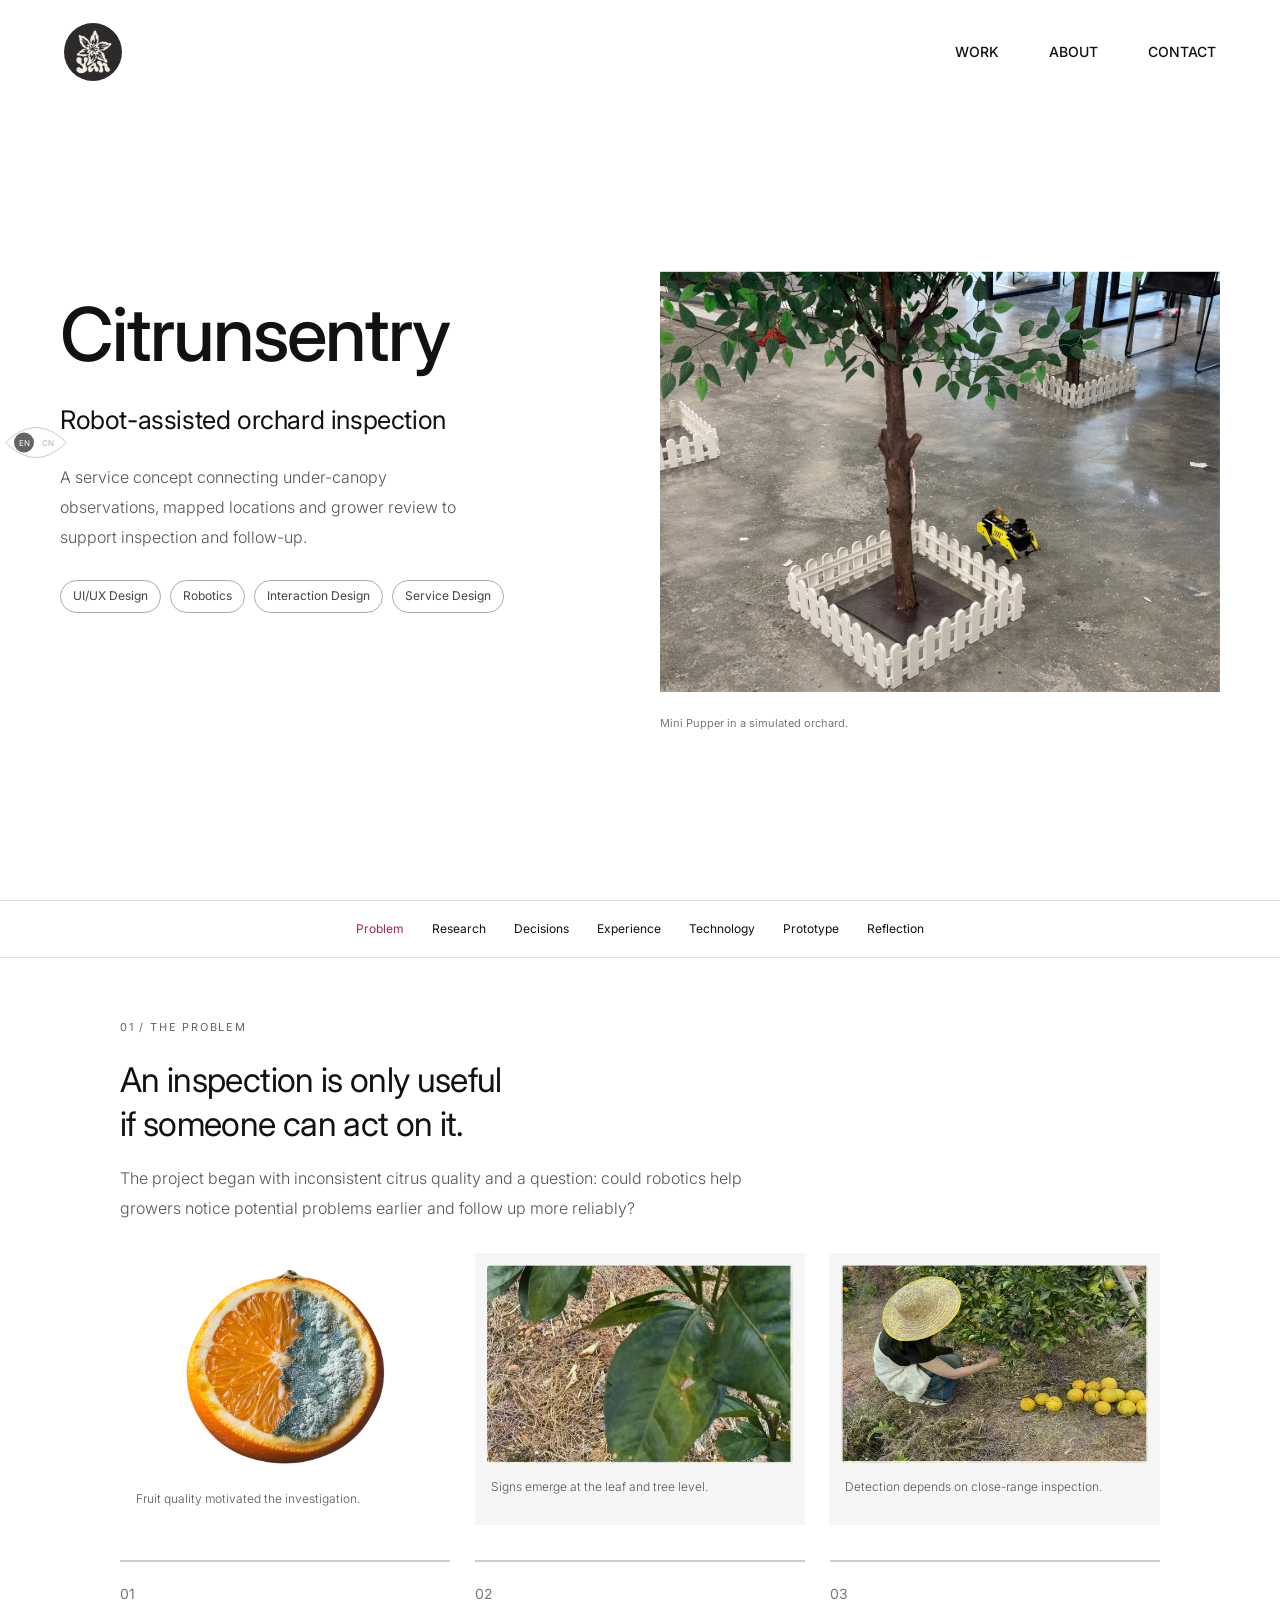
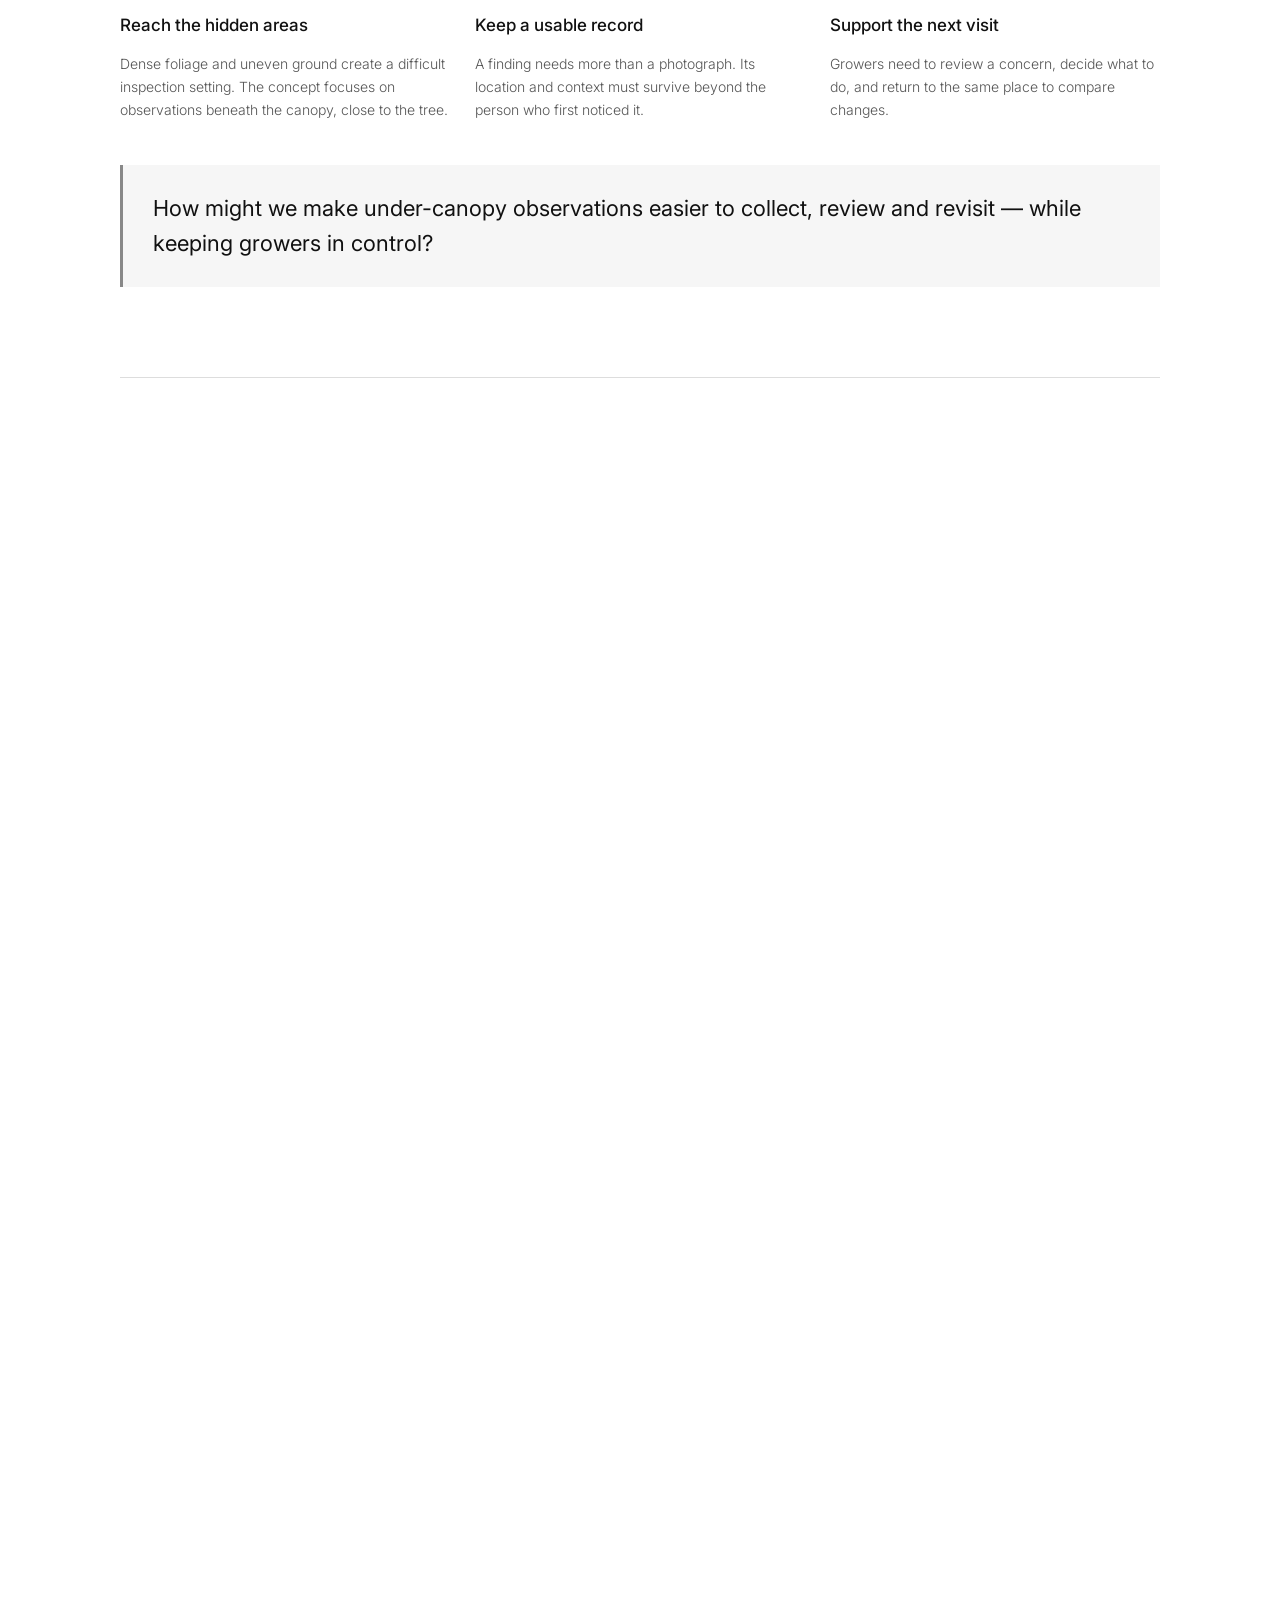
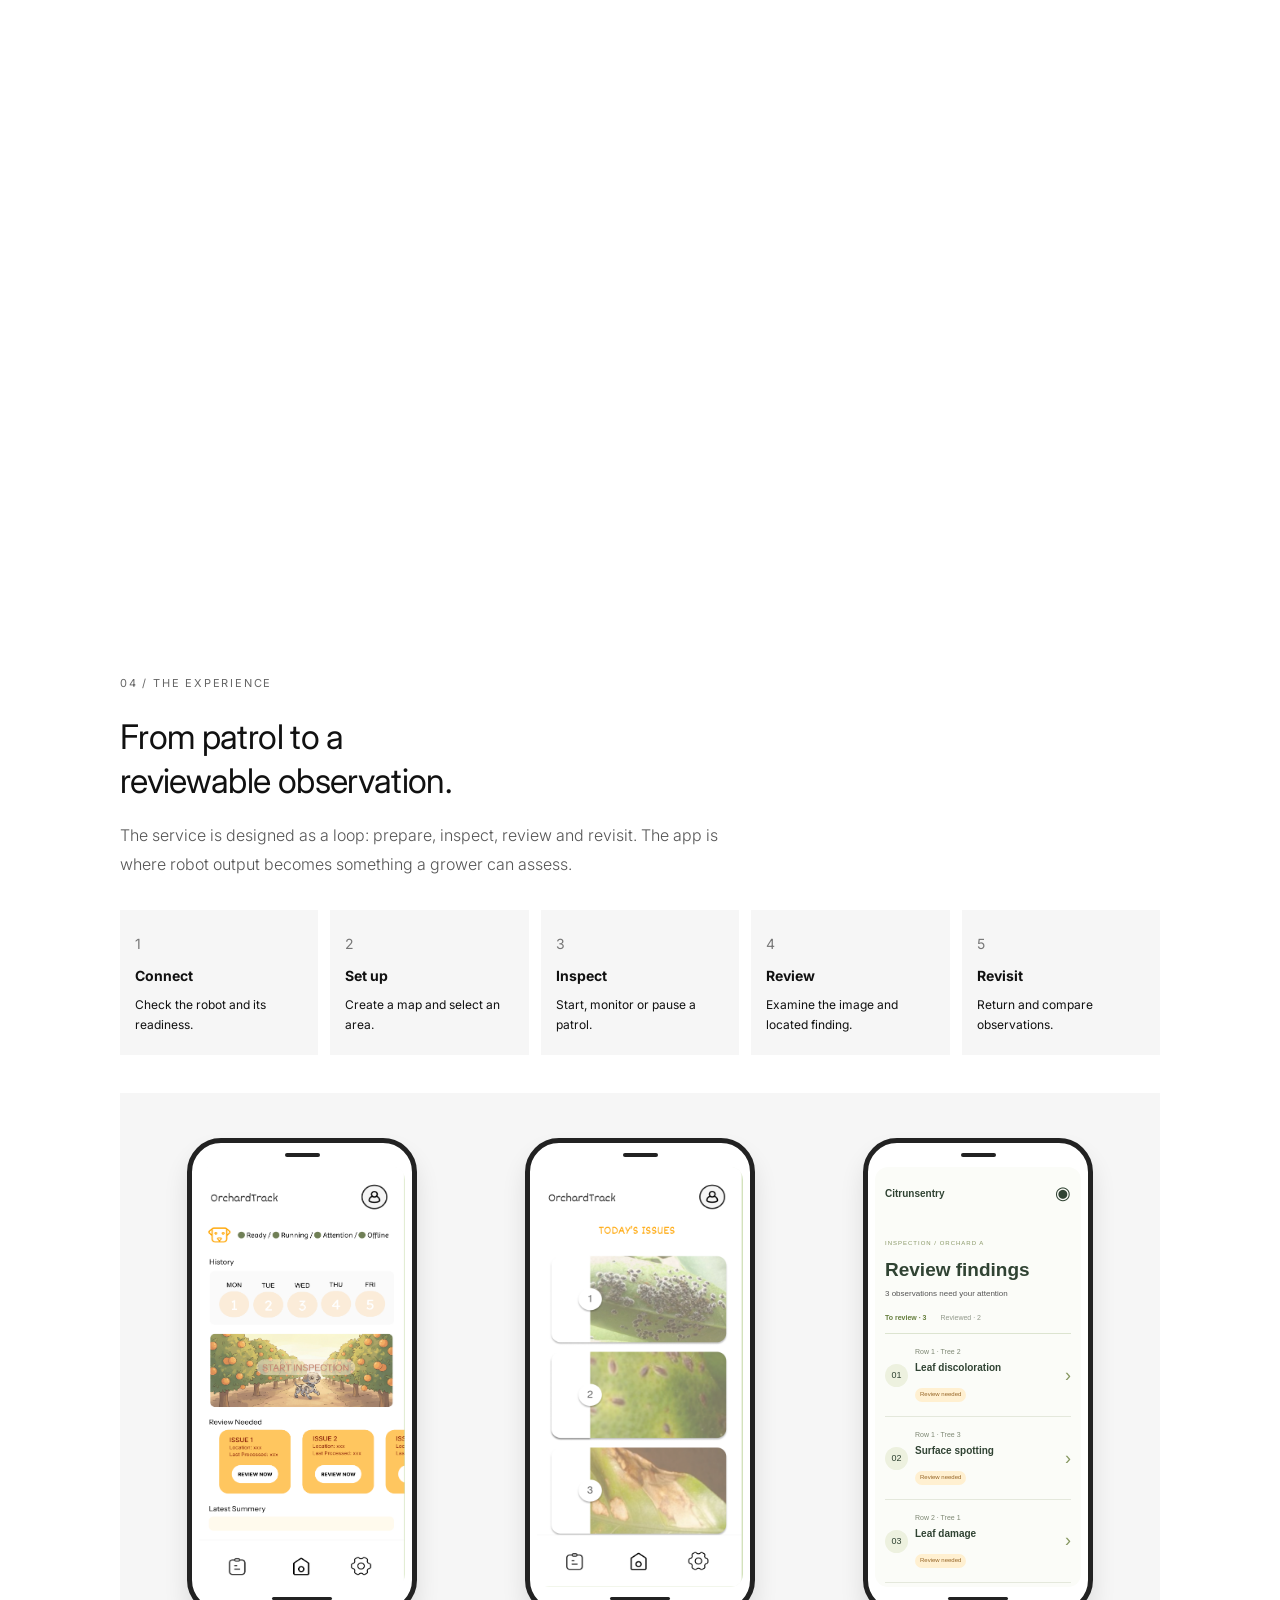
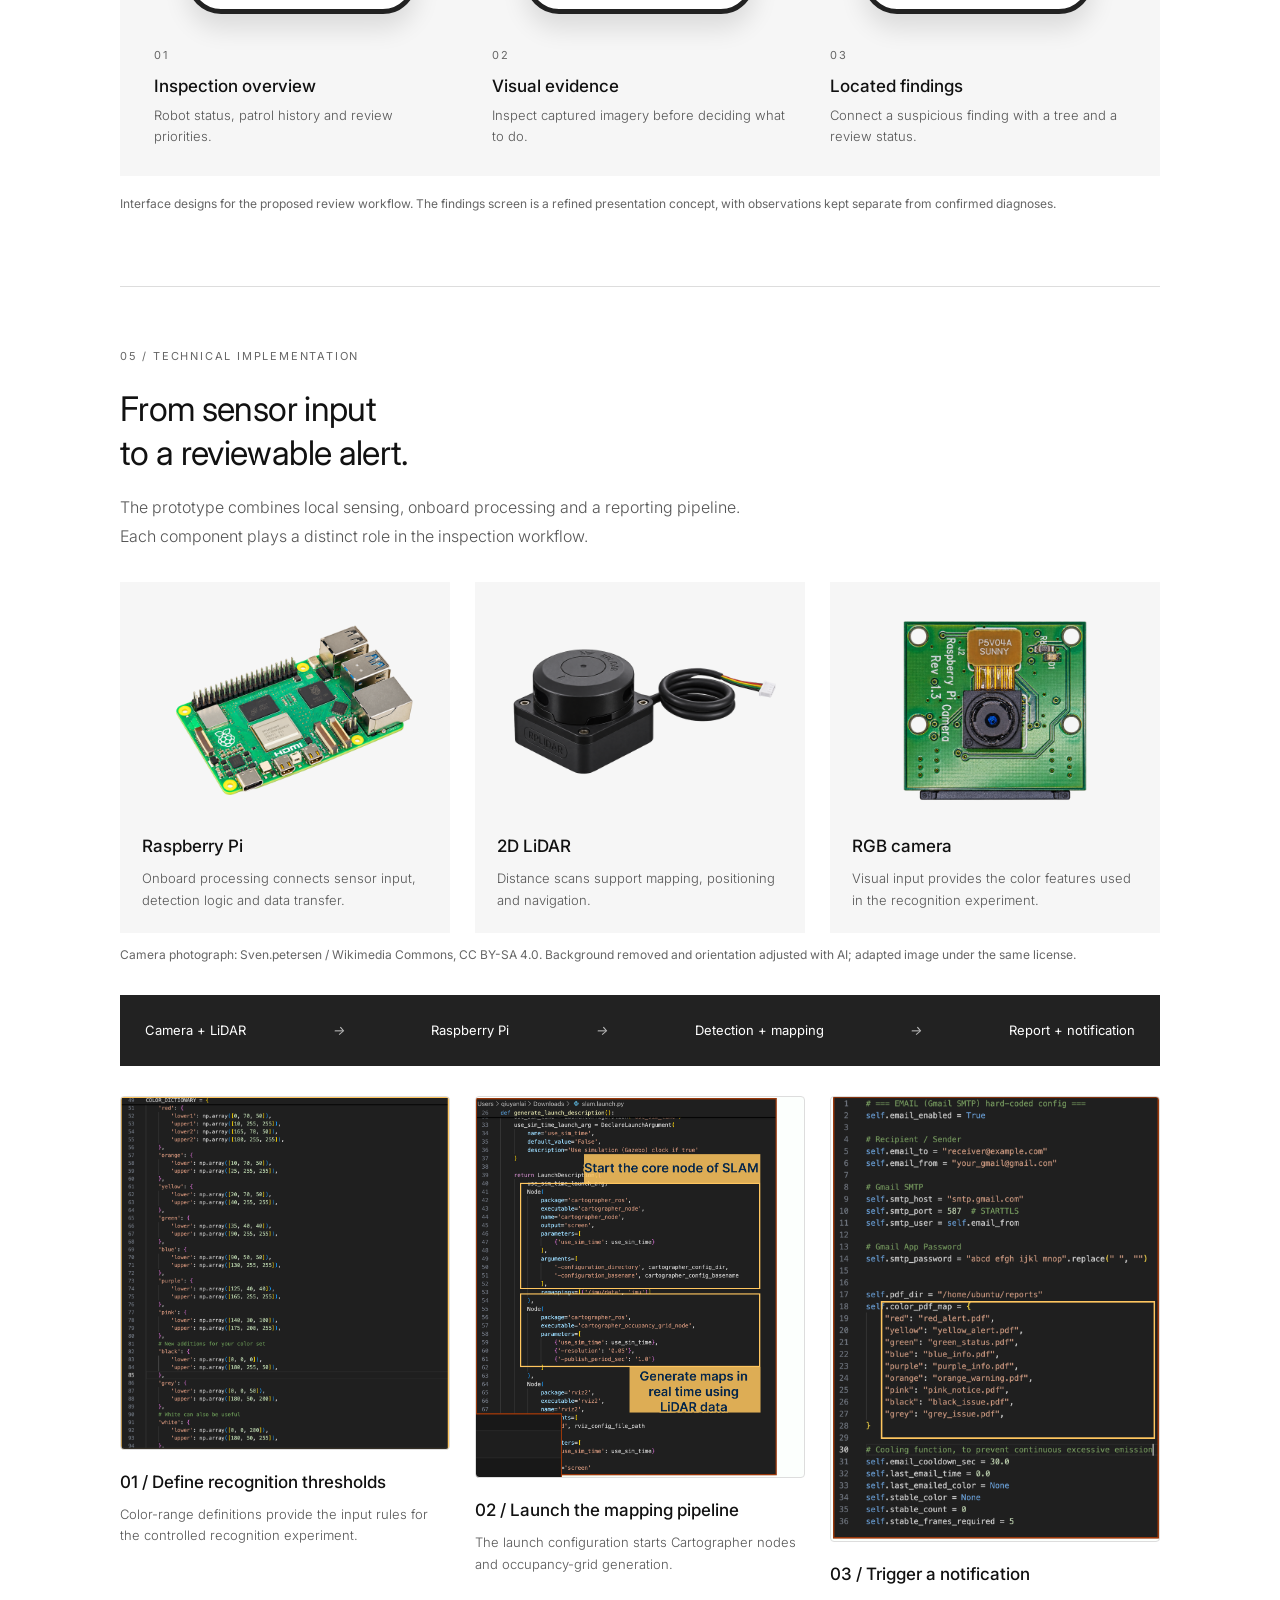
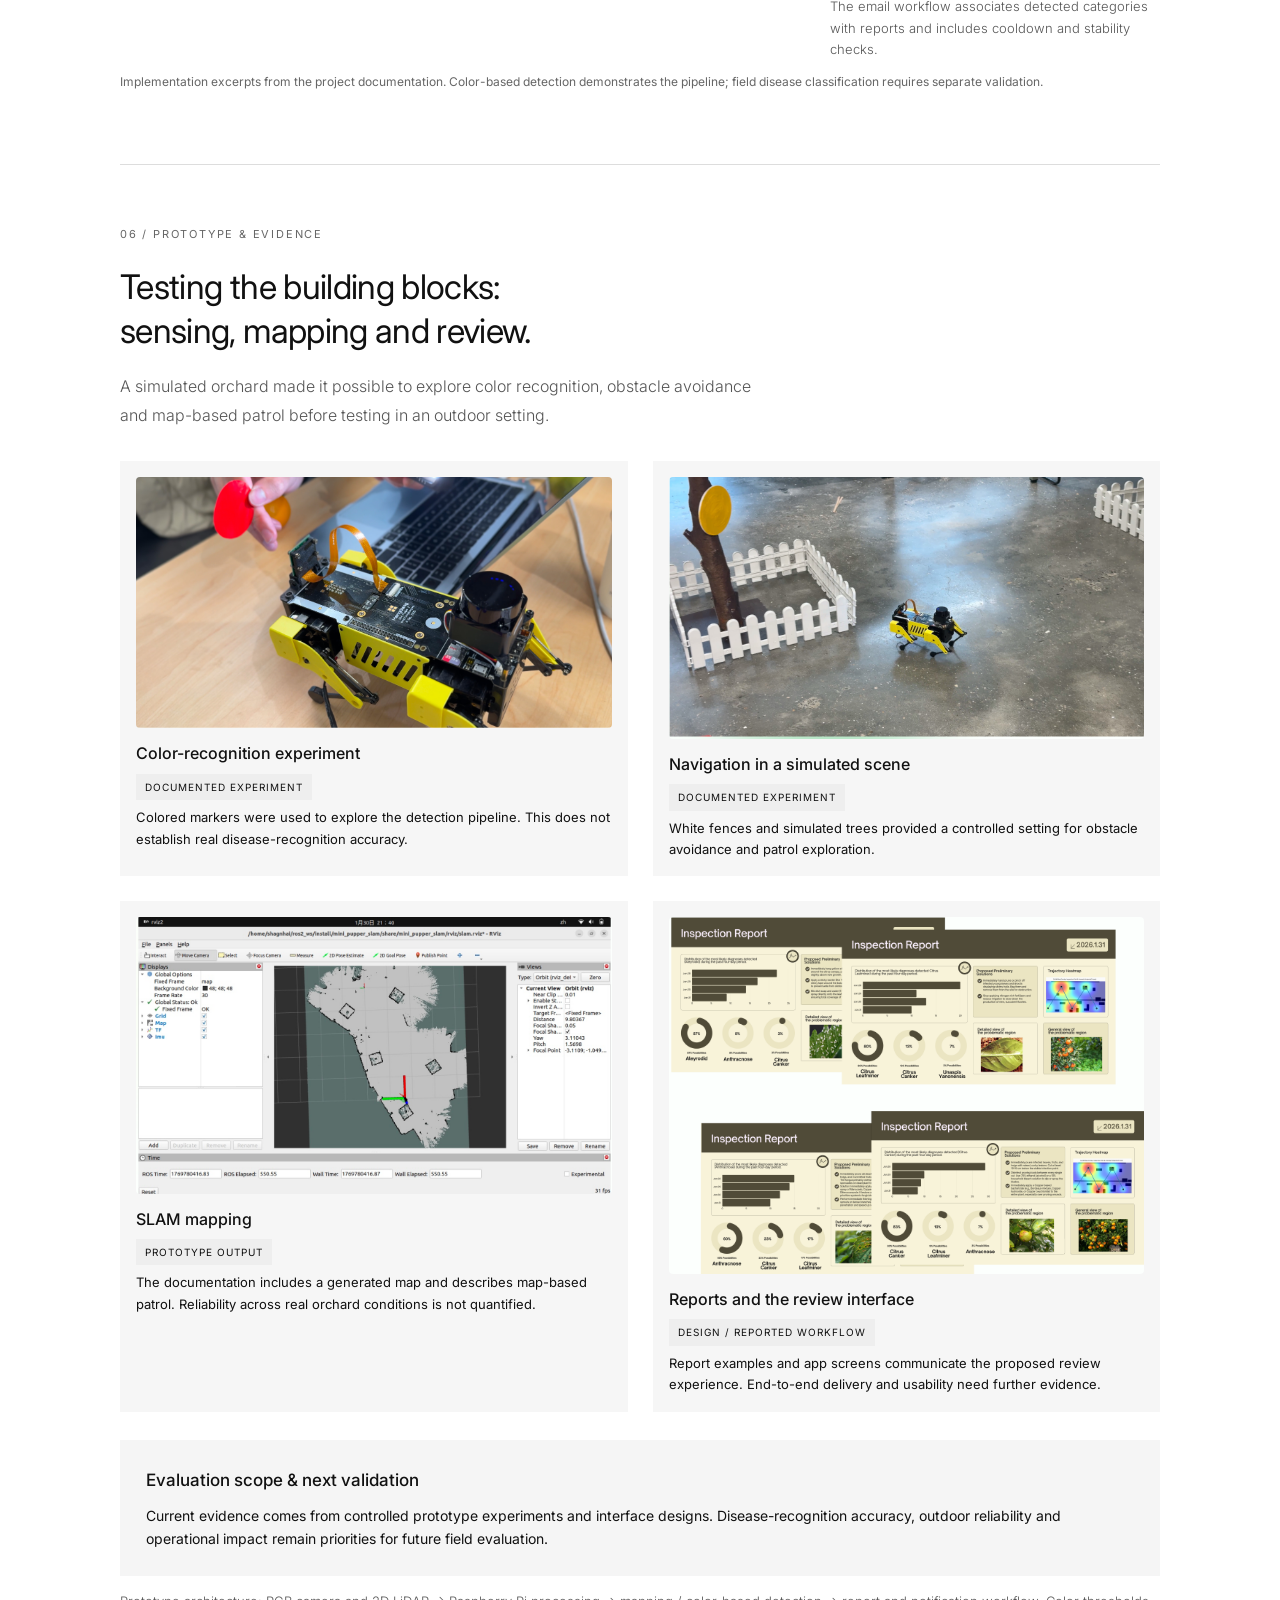
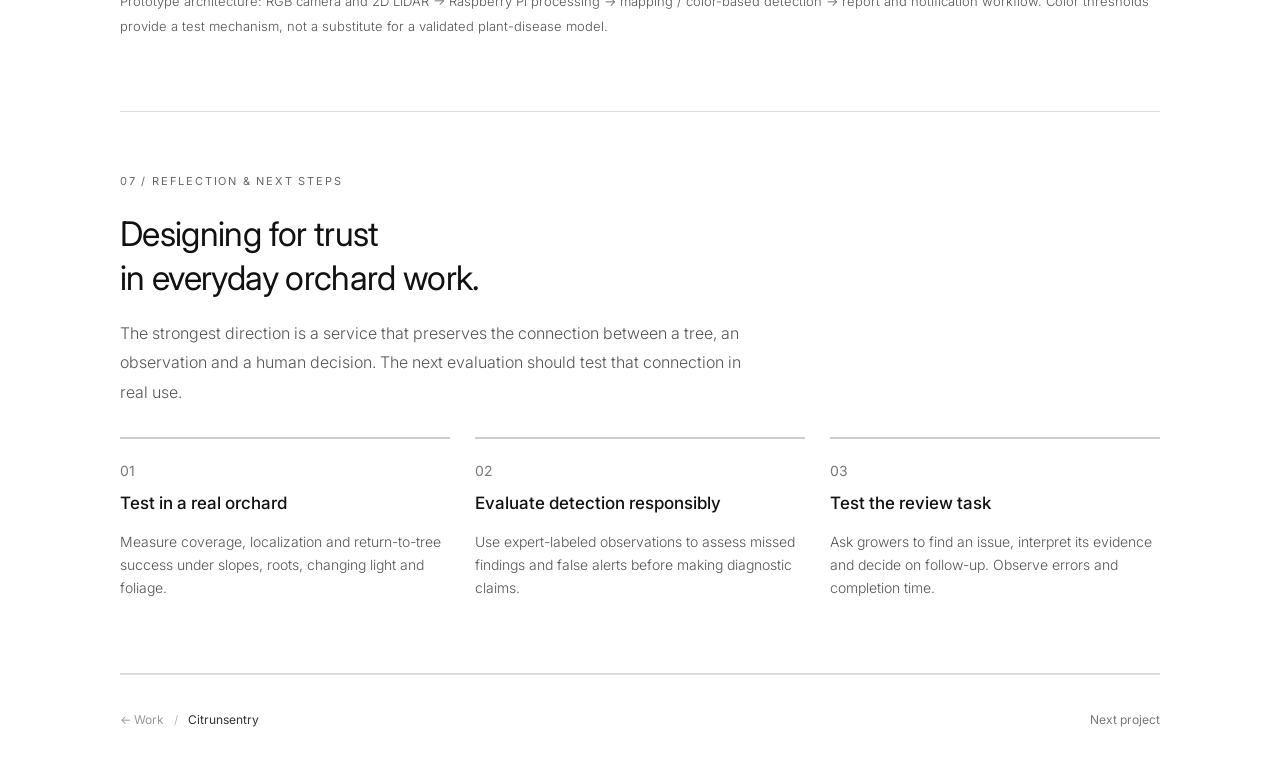
<file: orchardtrack.html>
<!doctype html><html lang="en"><head><meta charset="utf-8"><meta name="viewport" content="width=device-width,initial-scale=1"><title>Citrunsentry — Qiuyan Lai</title><meta name="description" content="A human–robot orchard inspection concept connecting under-canopy patrols, located observations and human review."><link rel="stylesheet" href="orchard-base.css?v=3"><link href="https://fonts.googleapis.com/css2?family=Inter:wght@300;400;500;600&amp;display=swap" rel="stylesheet"><link rel="stylesheet" href="orchard-case.css?v=6"><link rel="stylesheet" href="eye-language.css?v=2"><link rel="stylesheet" href="project-footer.css?v=3"><link rel="stylesheet" href="project-tags.css?v=1"><link rel="icon" type="image/png" href="favicon.png?v=3"></head><body id="top"><aside class="eye-language" aria-label="Language selection"><div class="eye-shell"><svg class="eye-outline" viewBox="0 0 120 66" aria-hidden="true"><defs><pattern id="eye-grain" width="4" height="4" patternUnits="userSpaceOnUse"><circle cx=".8" cy="1" r=".65" fill="#777"/><circle cx="3" cy="3" r=".4" fill="#999"/></pattern><filter id="eye-rough" x="-15%" y="-30%" width="130%" height="160%"><feTurbulence type="fractalNoise" baseFrequency=".6" numOctaves="2" result="noise"/><feDisplacementMap in="SourceGraphic" in2="noise" scale="1.2" xChannelSelector="R" yChannelSelector="G"/></filter></defs><path class="eye-paper" d="M3 33Q60 -23 117 33Q60 89 3 33Z"/><path class="eye-grain-outline" d="M3 33Q60 -23 117 33Q60 89 3 33Z" filter="url(#eye-rough)"/></svg><span class="eye-pupil" aria-hidden="true"></span><button type="button" data-lang="en" aria-label="Switch to English" aria-pressed="true">EN</button><button type="button" data-lang="zh" aria-label="切换为中文" aria-pressed="false">CN</button></div><span class="eye-hint" aria-hidden="true">Language</span></aside><header><a class="brand" href="index.html"><img alt="Qiuyan Lai home" src="assets/dnd/09c96.png"/></a><div class="header-actions"><nav aria-label="Main navigation"><a href="index.html#work">WORK</a><a href="about.html">ABOUT</a><a href="index.html#contact">CONTACT</a></nav></div></header><main><div class="orchard-hero-transition"><section class="hero orchard-hero"><div class="orchard-hero-text"><h1>Citrunsentry</h1><p class="orchard-subtitle">Robot-assisted orchard inspection</p><p class="dek">A service concept connecting under-canopy observations, mapped locations and grower review to support inspection and follow-up.</p><div class="meta project-tags"><span>UI/UX Design</span><span>Robotics</span><span>Interaction Design</span><span>Service Design</span></div></div><figure class="hero-visual"><div class="orchard-hero-crop"><img src="assets/orchard/prototype.png" alt="Mini Pupper robot in a controlled simulated orchard"></div><figcaption>Mini Pupper in a simulated orchard.</figcaption></figure></section><canvas class="orchard-hero-particles" aria-hidden="true"></canvas></div><nav class="jump chapter-nav case-chapter-nav" aria-label="Case study sections"><div class="jump-inner"><a href="#problem">Problem</a><a href="#insights">Research</a><a href="#decisions">Decisions</a><a href="#experience">Experience</a><a href="#implementation">Technology</a><a href="#validation">Prototype</a><a href="#reflection">Reflection</a></div></nav><div class="wrap">
<section class="chapter" id="problem"><div class="chapter-head"><span class="eyebrow">01 / The problem</span><div><h2>An inspection is only useful<br>if someone can act on it.</h2><p class="lead">The project began with inconsistent citrus quality and a question: could robotics help growers notice potential problems earlier and follow up more reliably?</p></div></div><div class="context-images"><figure><img class="isolated-asset" src="assets/orchard/orange-cutout.png" alt="Citrus fruit showing visible deterioration"><figcaption>Fruit quality motivated the investigation.</figcaption></figure><figure><div class="crop" role="img" aria-label="Discolored citrus leaves observed during field research" style="aspect-ratio:1.6592592592592592;background-image:url(assets/orchard/research.png);background-size:625.0% 444.44444444444446%;background-position:46.30952380952381% 10.96774193548387%"></div><figcaption>Signs emerge at the leaf and tree level.</figcaption></figure><figure><div class="crop" role="img" aria-label="Grower inspecting fruit beneath a tree" style="aspect-ratio:1.328813559322034;background-image:url(assets/orchard/research.png);background-size:595.2380952380952% 338.98305084745766%;background-position:28.365384615384613% 52.19858156028368%"></div><figcaption>Detection depends on close-range inspection.</figcaption></figure></div><div class="three"><article class="point"><span class="number">01</span><h3>Reach the hidden areas</h3><p>Dense foliage and uneven ground create a difficult inspection setting. The concept focuses on observations beneath the canopy, close to the tree.</p></article><article class="point"><span class="number">02</span><h3>Keep a usable record</h3><p>A finding needs more than a photograph. Its location and context must survive beyond the person who first noticed it.</p></article><article class="point"><span class="number">03</span><h3>Support the next visit</h3><p>Growers need to review a concern, decide what to do, and return to the same place to compare changes.</p></article></div><div class="callout">How might we make under-canopy observations easier to collect, review and revisit — while keeping growers in control?</div></section>
<section class="chapter" id="insights"><div class="chapter-head"><span class="eyebrow">02 / Research</span><div><h2>The gap was between<br>noticing and remembering.</h2><p class="lead">Field observations and interview material point to an experience-led workflow: visual checks, familiar routines, and limited location recording.</p></div></div><div class="two"><figure><div class="crop" role="img" aria-label="A grower examining fruit beneath a citrus tree" style="aspect-ratio:1.328813559322034;background-image:url(assets/orchard/research.png);background-size:595.2380952380952% 338.98305084745766%;background-position:28.365384615384613% 52.198581560283685%"></div><figcaption class="caption">Field research documented the close-range, manual nature of inspection.</figcaption></figure><div><article class="point"><h3>Knowledge already exists in the orchard</h3><p>Growers described visual inspection and routine checks as their main approach. The service should make their observations easier to use, rather than bypass their judgement.</p></article><article class="point"><h3>Locations are easy to lose</h3><p>Field observations revealed that abnormal locations are often remembered rather than recorded. This makes a located observation a core design unit.</p></article><article class="point"><h3>Automation has to fit the work</h3><p>Interviewees expressed openness to reviewing robot findings on a phone. Their comments also highlighted the importance of fitting inspection into wider orchard work.</p></article></div></div></section>
<section class="chapter" id="decisions"><div class="chapter-head"><span class="eyebrow">03 / Design decisions</span><div><h2>Turn research into<br>specific product choices.</h2><p class="lead">Each part of the concept addresses a break in the inspection journey, connecting a research insight to a specific design choice.</p></div></div><div class="decision-images"><figure><div class="crop" role="img" aria-label="Mini Pupper with camera and LiDAR during color testing" style="aspect-ratio:1.8893387314439944;background-image:url(assets/orchard/prototype.png);background-size:500.0% 404.8582995951417%;background-position:4.375% 14.077025232403718%"></div><figcaption><b>01 / Collect</b>Camera and LiDAR support close-range sensing.</figcaption></figure><figure><div class="crop" role="img" aria-label="SLAM map of the inspection environment" style="aspect-ratio:1.7222222222222223;background-image:url(assets/orchard/prototype.png);background-size:537.6344086021505% 396.8253968253968%;background-position:59.7051597051597% 14.171122994652405%"></div><figcaption><b>02 / Locate</b>Mapping gives observations spatial context.</figcaption></figure><figure><div class="crop" role="img" aria-label="Designed inspection reports with evidence and location" style="aspect-ratio:1.3343313373253494;background-image:url(assets/orchard/prototype.png);background-size:523.5602094240837% 299.4011976047904%;background-position:60.07416563658839% 72.97297297297298%"></div><figcaption><b>03 / Review</b>Reports bring the evidence back to the grower.</figcaption></figure></div><table class="decisions"><thead><tr><th>Research / constraint</th><th>Design response</th><th>Why it matters</th></tr></thead><tbody><tr><td>Under-canopy access and uneven ground</td><td>Explore a small quadruped with a camera and 2D LiDAR.</td><td>Investigate close-range inspection; real terrain capability still needs field testing.</td></tr><tr><td>Findings rely on memory</td><td>Connect an observation with its image and location.</td><td>Help the grower find the relevant tree again.</td></tr><tr><td>Growers use contextual expertise</td><td>Frame detections as suspicious findings for human review.</td><td>Avoid presenting an automated alert as a confirmed diagnosis.</td></tr><tr><td>Follow-up lacks a consistent record</td><td>Include review status, reports and a return visit in the service flow.</td><td>Support comparison and continuity beyond a single patrol.</td></tr></tbody></table></section>
<section class="chapter" id="experience"><div class="chapter-head"><span class="eyebrow">04 / The experience</span><div><h2>From patrol to a<br>reviewable observation.</h2><p class="lead">The service is designed as a loop: prepare, inspect, review and revisit. The app is where robot output becomes something a grower can assess.</p></div></div><div class="flow"><div class="step"><span class="number">1</span><b>Connect</b><p>Check the robot and its readiness.</p></div><div class="step"><span class="number">2</span><b>Set up</b><p>Create a map and select an area.</p></div><div class="step"><span class="number">3</span><b>Inspect</b><p>Start, monitor or pause a patrol.</p></div><div class="step"><span class="number">4</span><b>Review</b><p>Examine the image and located finding.</p></div><div class="step"><span class="number">5</span><b>Revisit</b><p>Return and compare observations.</p></div></div><div class="phone-gallery"><figure><div class="phone"><div class="phone-speaker"></div><div class="phone-display"><div class="crop" role="img" aria-label="Inspection overview app screen" style="aspect-ratio:0.44848484848484843;background-image:url(assets/orchard/prototype.png);background-size:1351.3513513513515% 259.7402597402597%;background-position:77.75377969762418% 17.235772357723576%"></div></div><div class="phone-home"></div></div><figcaption><span class="eyebrow">01</span><h3>Inspection overview</h3><p>Robot status, patrol history and review priorities.</p></figcaption></figure><figure><div class="phone"><div class="phone-speaker"></div><div class="phone-display"><div class="crop" role="img" aria-label="Visual evidence app screen" style="aspect-ratio:0.4473229706390328;background-image:url(assets/orchard/prototype.png);background-size:1351.3513513513515% 259.0673575129534%;background-position:87.25701943844493% 17.263843648208468%"></div></div><div class="phone-home"></div></div><figcaption><span class="eyebrow">02</span><h3>Visual evidence</h3><p>Inspect captured imagery before deciding what to do.</p></figcaption></figure><figure><div class="phone"><div class="phone-speaker"></div><div class="phone-display"><div class="findings-ui"><div class="app-top"><b>Citrunsentry</b><span>◉</span></div><div class="app-heading"><small>INSPECTION / ORCHARD A</small><h4>Review findings</h4><p>3 observations need your attention</p></div><div class="app-tabs"><b>To review · 3</b><span>Reviewed · 2</span></div><div class="finding"><span class="finding-no">01</span><div><small>Row 1 · Tree 2</small><strong>Leaf discoloration</strong><span class="finding-status">Review needed</span></div><span class="finding-arrow">›</span></div><div class="finding"><span class="finding-no">02</span><div><small>Row 1 · Tree 3</small><strong>Surface spotting</strong><span class="finding-status">Review needed</span></div><span class="finding-arrow">›</span></div><div class="finding"><span class="finding-no">03</span><div><small>Row 2 · Tree 1</small><strong>Leaf damage</strong><span class="finding-status">Review needed</span></div><span class="finding-arrow">›</span></div><div class="app-note">Observations require grower review.</div><div class="app-bottom"><span>⌂<small>Home</small></span><span class="selected">▤<small>Findings</small></span><span>⚙<small>Settings</small></span></div></div></div><div class="phone-home"></div></div><figcaption><span class="eyebrow">03</span><h3>Located findings</h3><p>Connect a suspicious finding with a tree and a review status.</p></figcaption></figure></div><p class="caption">Interface designs for the proposed review workflow. The findings screen is a refined presentation concept, with observations kept separate from confirmed diagnoses.</p></section>
<section class="chapter" id="implementation"><div class="chapter-head"><span class="eyebrow">05 / Technical implementation</span><div><h2>From sensor input<br>to a reviewable alert.</h2><p class="lead">The prototype combines local sensing, onboard processing and a reporting pipeline. Each component plays a distinct role in the inspection workflow.</p></div></div><div class="hardware-grid"><figure><img class="isolated-asset" src="assets/orchard/pi-cutout.png" alt="Raspberry Pi"><figcaption><h3>Raspberry Pi</h3><p>Onboard processing connects sensor input, detection logic and data transfer.</p></figcaption></figure><figure><img class="isolated-asset" src="assets/orchard/lidar-cutout.png" alt="2D LiDAR"><figcaption><h3>2D LiDAR</h3><p>Distance scans support mapping, positioning and navigation.</p></figcaption></figure><figure><img class="isolated-asset" src="assets/orchard/camera-cutout.png" alt="Raspberry Pi Camera Rev 1.3"><figcaption><h3>RGB camera</h3><p>Visual input provides the color features used in the recognition experiment.</p></figcaption></figure></div><p class="caption asset-credit">Camera photograph: <a href="https://commons.wikimedia.org/wiki/File:1642_-_Raspberry_Pi_Camera_V1.jpg">Sven.petersen / Wikimedia Commons</a>, <a href="https://creativecommons.org/licenses/by-sa/4.0/">CC BY-SA 4.0</a>. Background removed and orientation adjusted with AI; adapted image under the same license.</p><div class="system-flow"><span>Camera + LiDAR</span><i>→</i><span>Raspberry Pi</span><i>→</i><span>Detection + mapping</span><i>→</i><span>Report + notification</span></div><div class="code-grid"><figure><div class="crop" role="img" aria-label="01 / Define recognition thresholds" style="aspect-ratio:0.9333333333333332;background-image:url(assets/orchard/technology.png);background-size:694.4444444444445% 277.77777777777777%;background-position:54.20560747663552% 22.96875%"></div><figcaption><h3>01 / Define recognition thresholds</h3><p>Color-range definitions provide the input rules for the controlled recognition experiment.</p></figcaption></figure><figure><div class="crop" role="img" aria-label="02 / Launch the mapping pipeline" style="aspect-ratio:0.863667348329925;background-image:url(assets/orchard/technology.png);background-size:552.4861878453039% 204.4989775051125%;background-position:75.33577533577534% 23.09197651663405%"></div><figcaption><h3>02 / Launch the mapping pipeline</h3><p>The launch configuration starts Cartographer nodes and occupancy-grid generation.</p></figcaption></figure><figure><div class="crop" role="img" aria-label="03 / Trigger a notification" style="aspect-ratio:0.7401960784313726;background-image:url(assets/orchard/technology.png);background-size:662.2516556291391% 210.0840336134454%;background-position:93.99293286219083% 40.26717557251908%"></div><figcaption><h3>03 / Trigger a notification</h3><p>The email workflow associates detected categories with reports and includes cooldown and stability checks.</p></figcaption></figure></div><p class="caption">Implementation excerpts from the project documentation. Color-based detection demonstrates the pipeline; field disease classification requires separate validation.</p></section><section class="chapter" id="validation"><div class="chapter-head"><span class="eyebrow">06 / Prototype & evidence</span><div><h2>Testing the building blocks:<br>sensing, mapping and review.</h2><p class="lead">A simulated orchard made it possible to explore color recognition, obstacle avoidance and map-based patrol before testing in an outdoor setting.</p></div></div><div class="evidence"><figure><div class="crop" role="img" aria-label="Colored marker held above robot in a color-recognition experiment" style="aspect-ratio:1.8893387314439944;background-image:url(assets/orchard/prototype.png);background-size:500.0% 404.8582995951417%;background-position:4.375% 14.077025232403717%"></div><figcaption><h3>Color-recognition experiment</h3><span class="status">Documented experiment</span><p>Colored markers were used to explore the detection pipeline. This does not establish real disease-recognition accuracy.</p></figcaption></figure><figure><div class="crop" role="img" aria-label="Robot and white fences used for obstacle avoidance testing" style="aspect-ratio:1.8148148148148149;background-image:url(assets/orchard/prototype.png);background-size:510.204081632653% 396.8253968253968%;background-position:32.33830845771144% 14.171122994652405%"></div><figcaption><h3>Navigation in a simulated scene</h3><span class="status">Documented experiment</span><p>White fences and simulated trees provided a controlled setting for obstacle avoidance and patrol exploration.</p></figcaption></figure><figure><div class="crop" role="img" aria-label="SLAM map displayed in robotics visualization software" style="aspect-ratio:1.7222222222222223;background-image:url(assets/orchard/prototype.png);background-size:537.6344086021505% 396.8253968253968%;background-position:59.7051597051597% 14.171122994652405%"></div><figcaption><h3>SLAM mapping</h3><span class="status">Prototype output</span><p>The documentation includes a generated map and describes map-based patrol. Reliability across real orchard conditions is not quantified.</p></figcaption></figure><figure><div class="crop" role="img" aria-label="Inspection report designs containing charts, imagery and a map" style="aspect-ratio:1.3343313373253494;background-image:url(assets/orchard/prototype.png);background-size:523.5602094240837% 299.4011976047904%;background-position:60.07416563658838% 72.97297297297298%"></div><figcaption><h3>Reports and the review interface</h3><span class="status pending">Design / reported workflow</span><p>Report examples and app screens communicate the proposed review experience. End-to-end delivery and usability need further evidence.</p></figcaption></figure></div><div class="limits"><h3>Evaluation scope & next validation</h3><p>Current evidence comes from controlled prototype experiments and interface designs. Disease-recognition accuracy, outdoor reliability and operational impact remain priorities for future field evaluation.</p></div><p class="technical">Prototype architecture: RGB camera and 2D LiDAR → Raspberry Pi processing → mapping / color-based detection → report and notification workflow. Color thresholds provide a test mechanism, not a substitute for a validated plant-disease model.</p></section>
<section class="chapter" id="reflection"><div class="chapter-head"><span class="eyebrow">07 / Reflection & next steps</span><div><h2>Designing for trust<br>in everyday orchard work.</h2><p class="lead">The strongest direction is a service that preserves the connection between a tree, an observation and a human decision. The next evaluation should test that connection in real use.</p></div></div><div class="three"><article class="point"><span class="number">01</span><h3>Test in a real orchard</h3><p>Measure coverage, localization and return-to-tree success under slopes, roots, changing light and foliage.</p></article><article class="point"><span class="number">02</span><h3>Evaluate detection responsibly</h3><p>Use expert-labeled observations to assess missed findings and false alerts before making diagnostic claims.</p></article><article class="point"><span class="number">03</span><h3>Test the review task</h3><p>Ask growers to find an issue, interpret its evidence and decide on follow-up. Observe errors and completion time.</p></article></div></section></div></main><footer class="project-footer" id="project-footer" style="--footer-accent:#3d6847"><div class="footer-breadcrumb"><a class="footer-all" href="index.html#work"><span aria-hidden="true">← </span><span data-footer-en="Work" data-footer-zh="作品">Work</span></a><span class="footer-slash" aria-hidden="true">/</span><span class="footer-current">Citrunsentry</span></div><a class="footer-next" href="heatguard.html" data-footer-en="Next project" data-footer-zh="下一个项目">Next project</a></footer><script src="case-navigation.js?v=1"></script><script src="orchard-hero.js?v=3"></script><script src="orchard-language.js?v=1"></script><script src="eye-language.js?v=1"></script><script src="project-footer.js?v=1"></script></body></html>
</file>
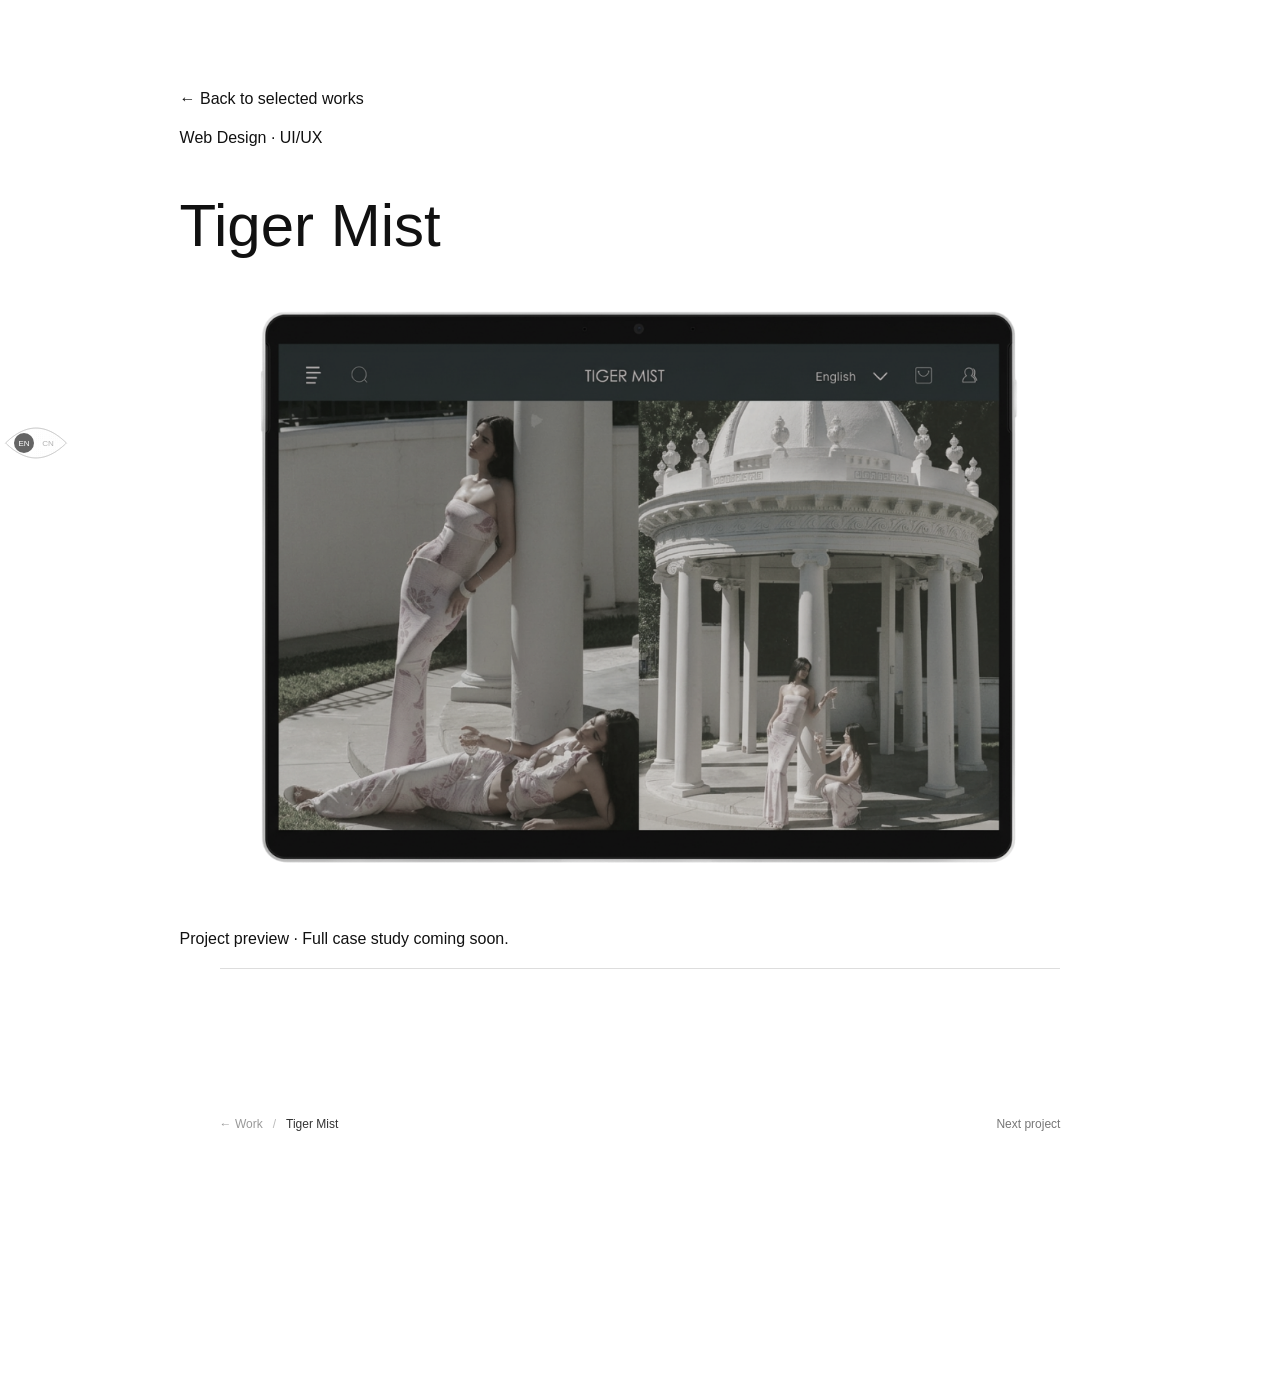
<file: tiger-mist.html>
<!doctype html><html lang="en"><head><meta charset="utf-8"><meta name="viewport" content="width=device-width,initial-scale=1"><title>Tiger Mist — Qiuyan Lai</title><link rel="stylesheet" href="home.css"><link rel="stylesheet" href="eye-language.css?v=2"><link rel="stylesheet" href="project-footer.css?v=3"><link rel="icon" type="image/png" href="favicon.png?v=3"></head><body id="top" class="detail"><aside class="eye-language" aria-label="Language selection"><div class="eye-shell"><svg class="eye-outline" viewBox="0 0 120 66" aria-hidden="true"><defs><pattern id="eye-grain" width="4" height="4" patternUnits="userSpaceOnUse"><circle cx=".8" cy="1" r=".65" fill="#777"/><circle cx="3" cy="3" r=".4" fill="#999"/></pattern><filter id="eye-rough" x="-15%" y="-30%" width="130%" height="160%"><feTurbulence type="fractalNoise" baseFrequency=".6" numOctaves="2" result="noise"/><feDisplacementMap in="SourceGraphic" in2="noise" scale="1.2" xChannelSelector="R" yChannelSelector="G"/></filter></defs><path class="eye-paper" d="M3 33Q60 -23 117 33Q60 89 3 33Z"/><path class="eye-grain-outline" d="M3 33Q60 -23 117 33Q60 89 3 33Z" filter="url(#eye-rough)"/></svg><span class="eye-pupil" aria-hidden="true"></span><button type="button" data-lang="en" aria-label="Switch to English" aria-pressed="true">EN</button><button type="button" data-lang="zh" aria-label="切换为中文" aria-pressed="false">CN</button></div><span class="eye-hint" aria-hidden="true">Language</span></aside><a href="index.html" class="return-home" data-en="← Back to selected works" data-zh="← 返回精选作品">← Back to selected works</a><p data-en="Web Design · UI/UX" data-zh="网页设计 · UI/UX">Web Design · UI/UX</p><h1>Tiger Mist</h1><img src="assets/home-v3/8a300.png" alt="Tiger Mist project preview"><p data-en="Project preview · Full case study coming soon." data-zh="项目预览 · 完整案例即将上线。">Project preview · Full case study coming soon.</p><footer class="project-footer" id="project-footer" style="--footer-accent:#333333"><div class="footer-breadcrumb"><a class="footer-all" href="index.html#work"><span aria-hidden="true">← </span><span data-footer-en="Work" data-footer-zh="作品">Work</span></a><span class="footer-slash" aria-hidden="true">/</span><span class="footer-current">Tiger Mist</span></div><a class="footer-next" href="orchardtrack.html" data-footer-en="Next project" data-footer-zh="下一个项目">Next project</a></footer><script>document.querySelector('.return-home').onclick=()=>sessionStorage.setItem('restorePortfolio','1')</script><script src="about.js?v=1"></script><script src="eye-language.js?v=1"></script><script src="project-footer.js?v=1"></script></body></html>
</file>
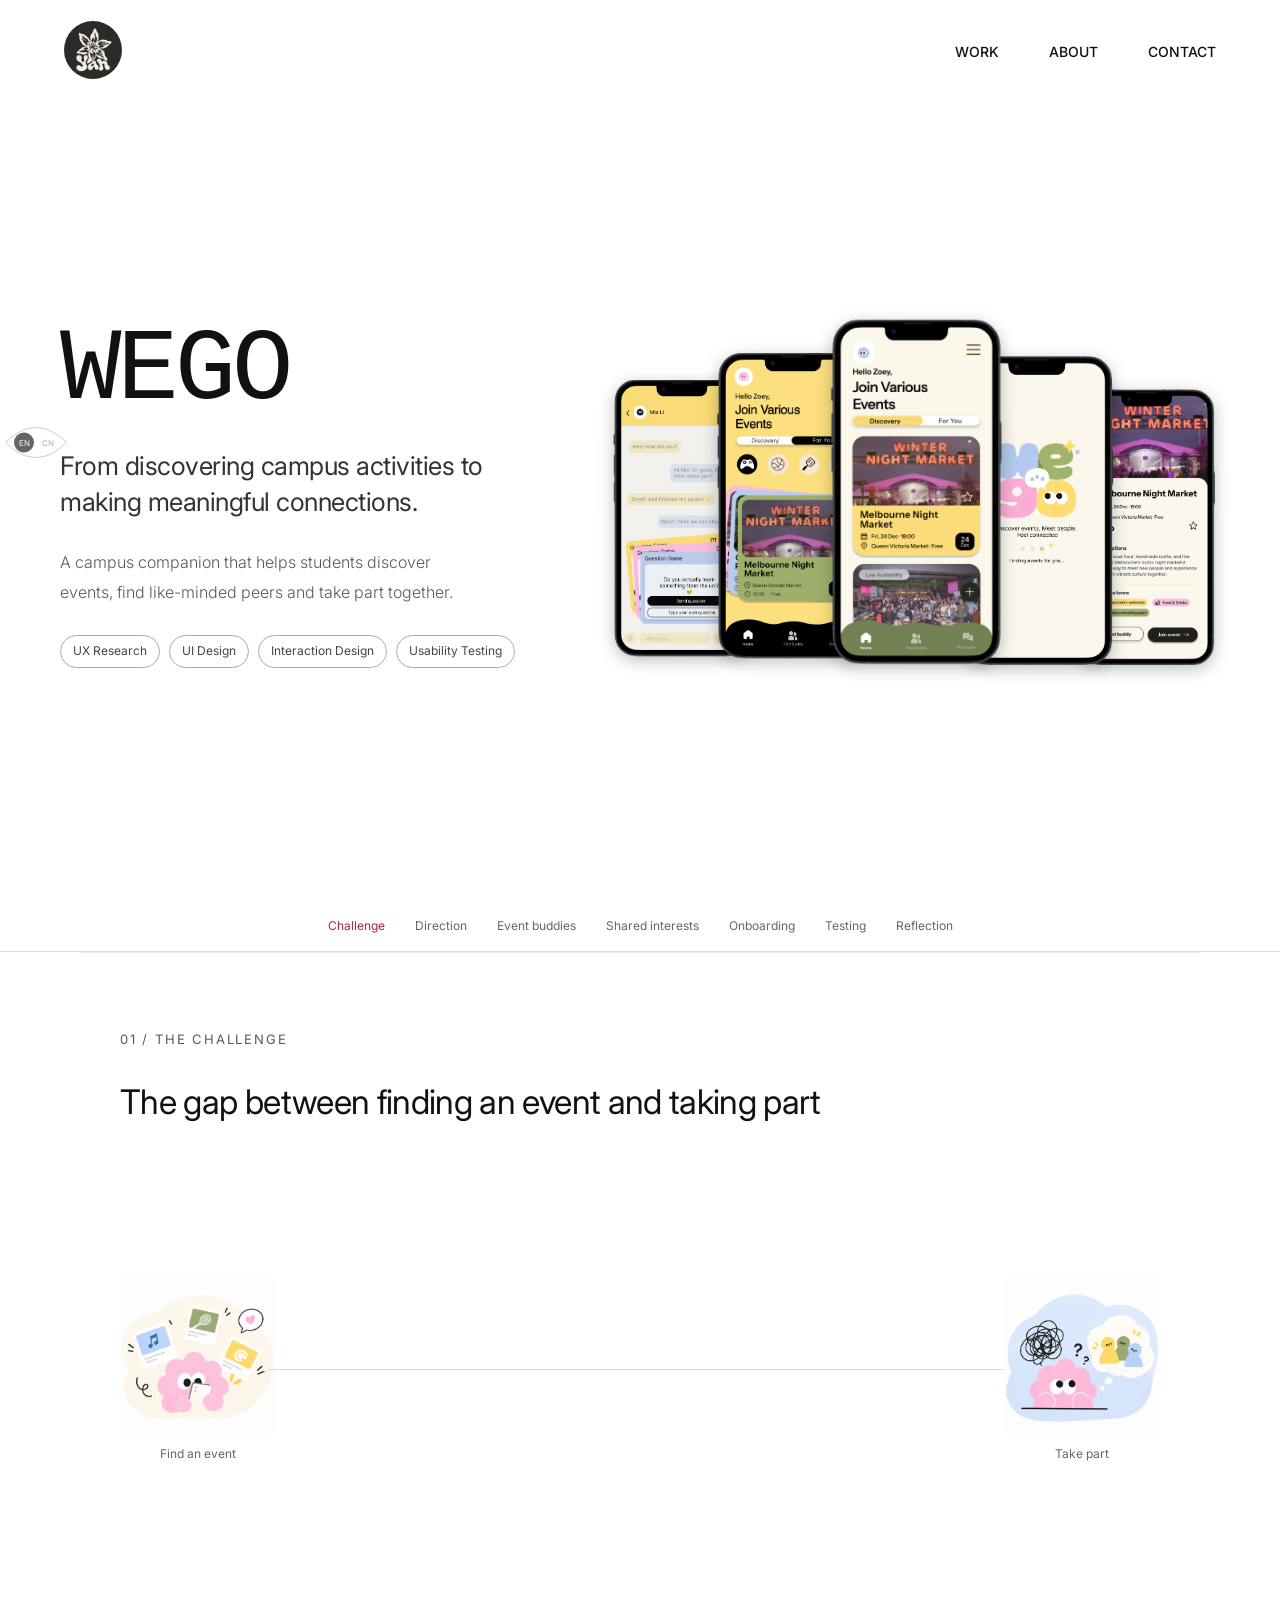
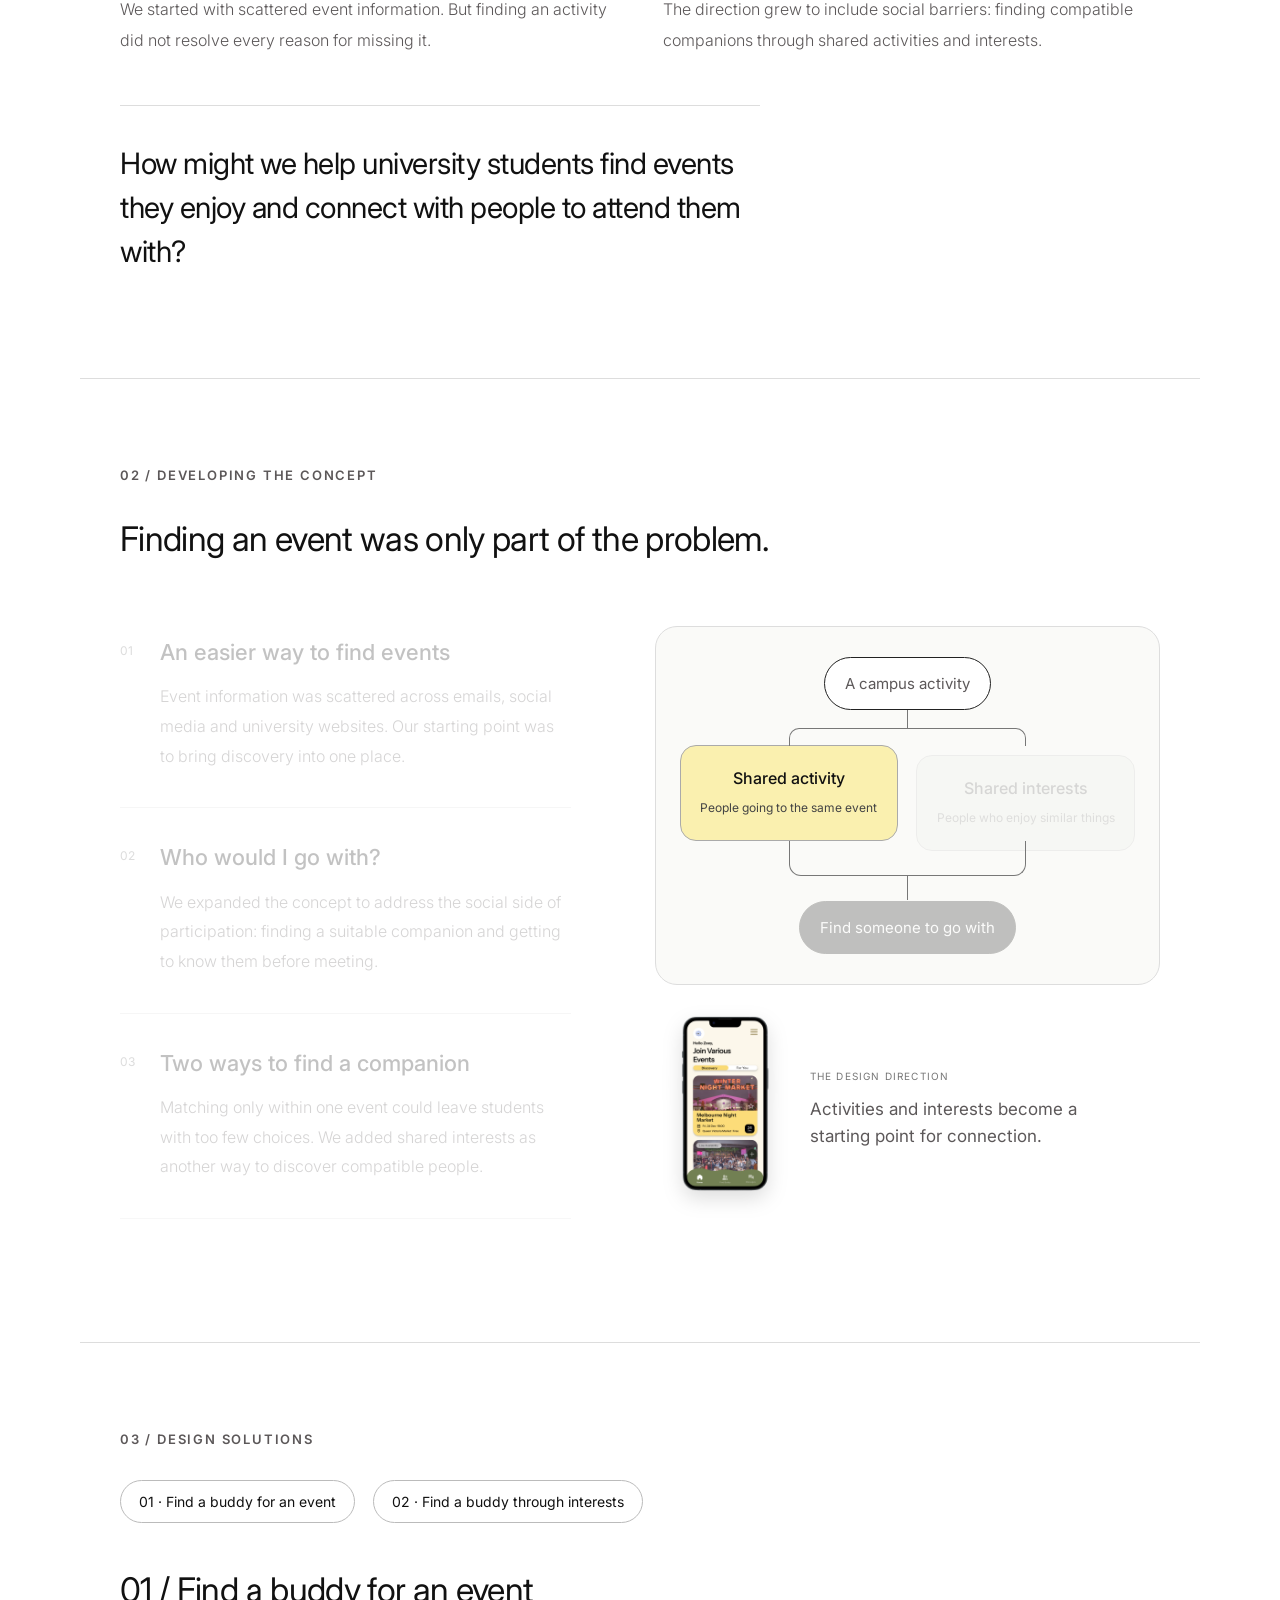
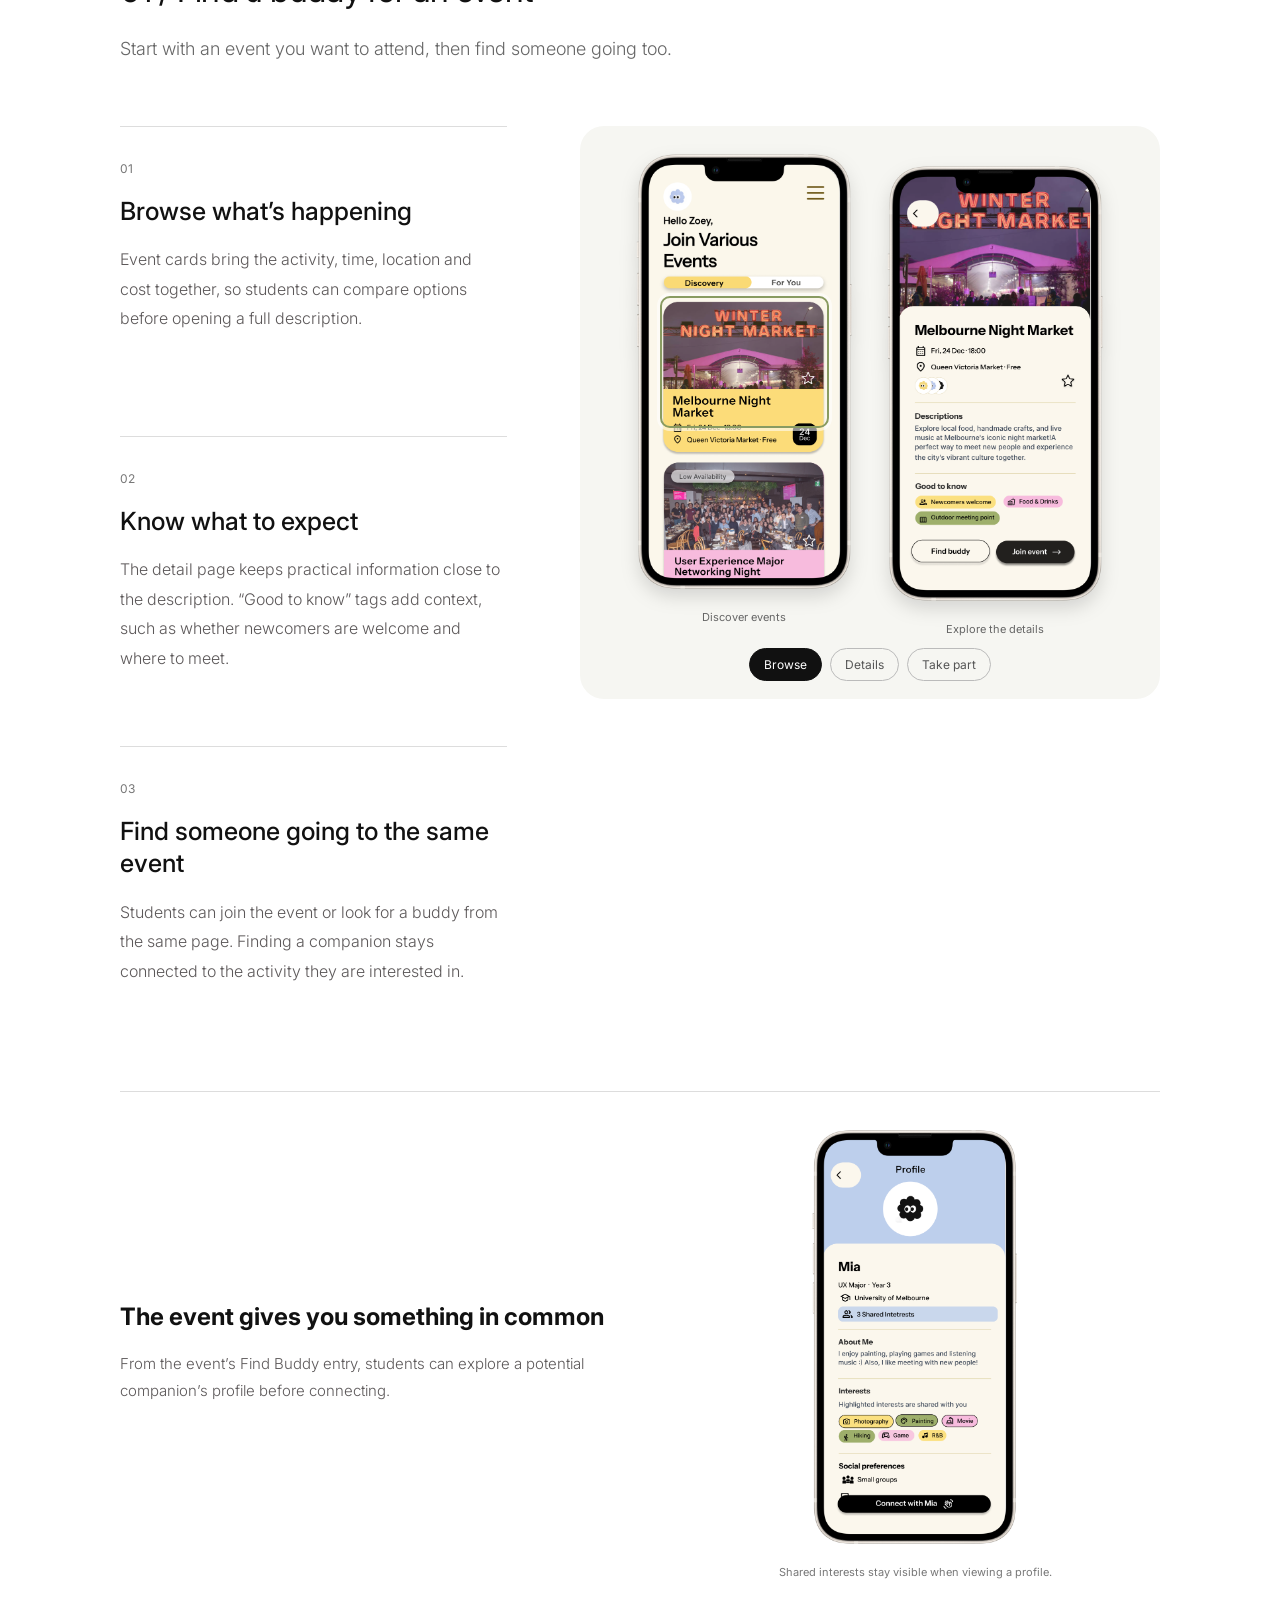
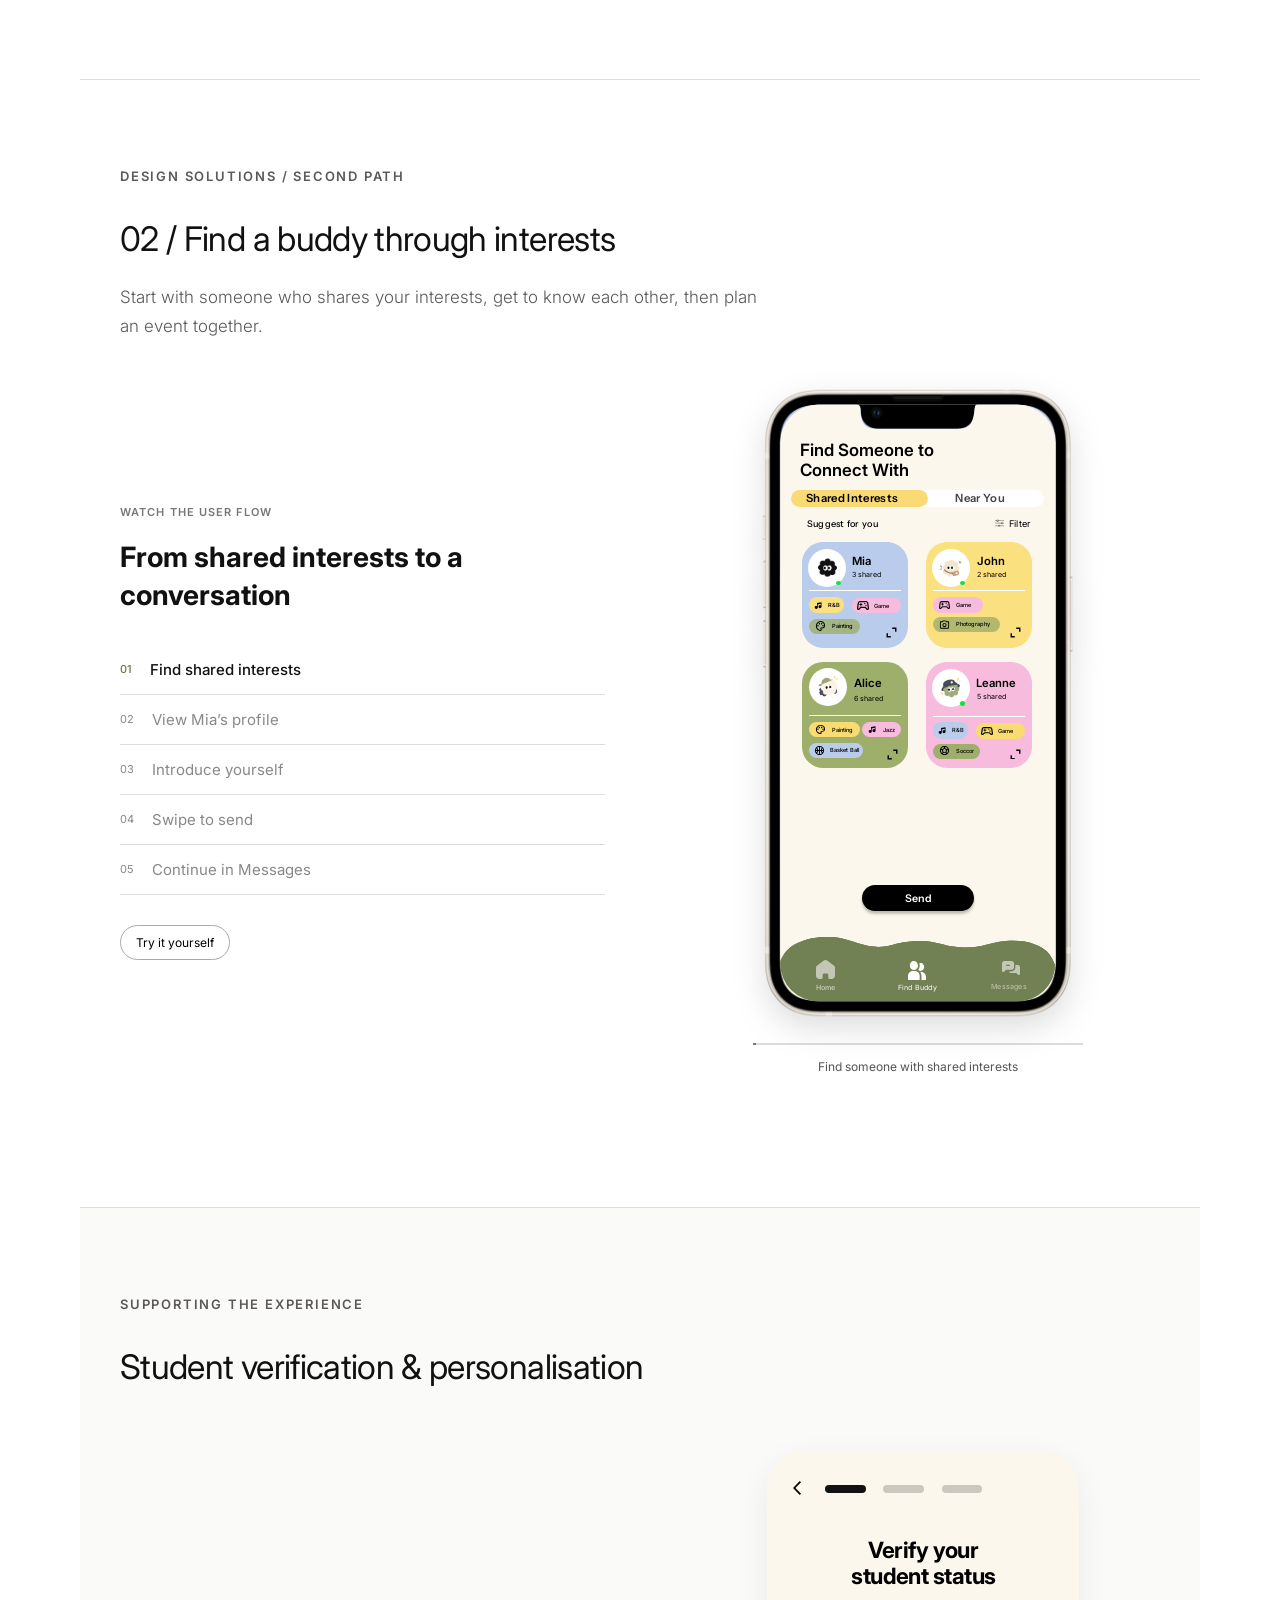
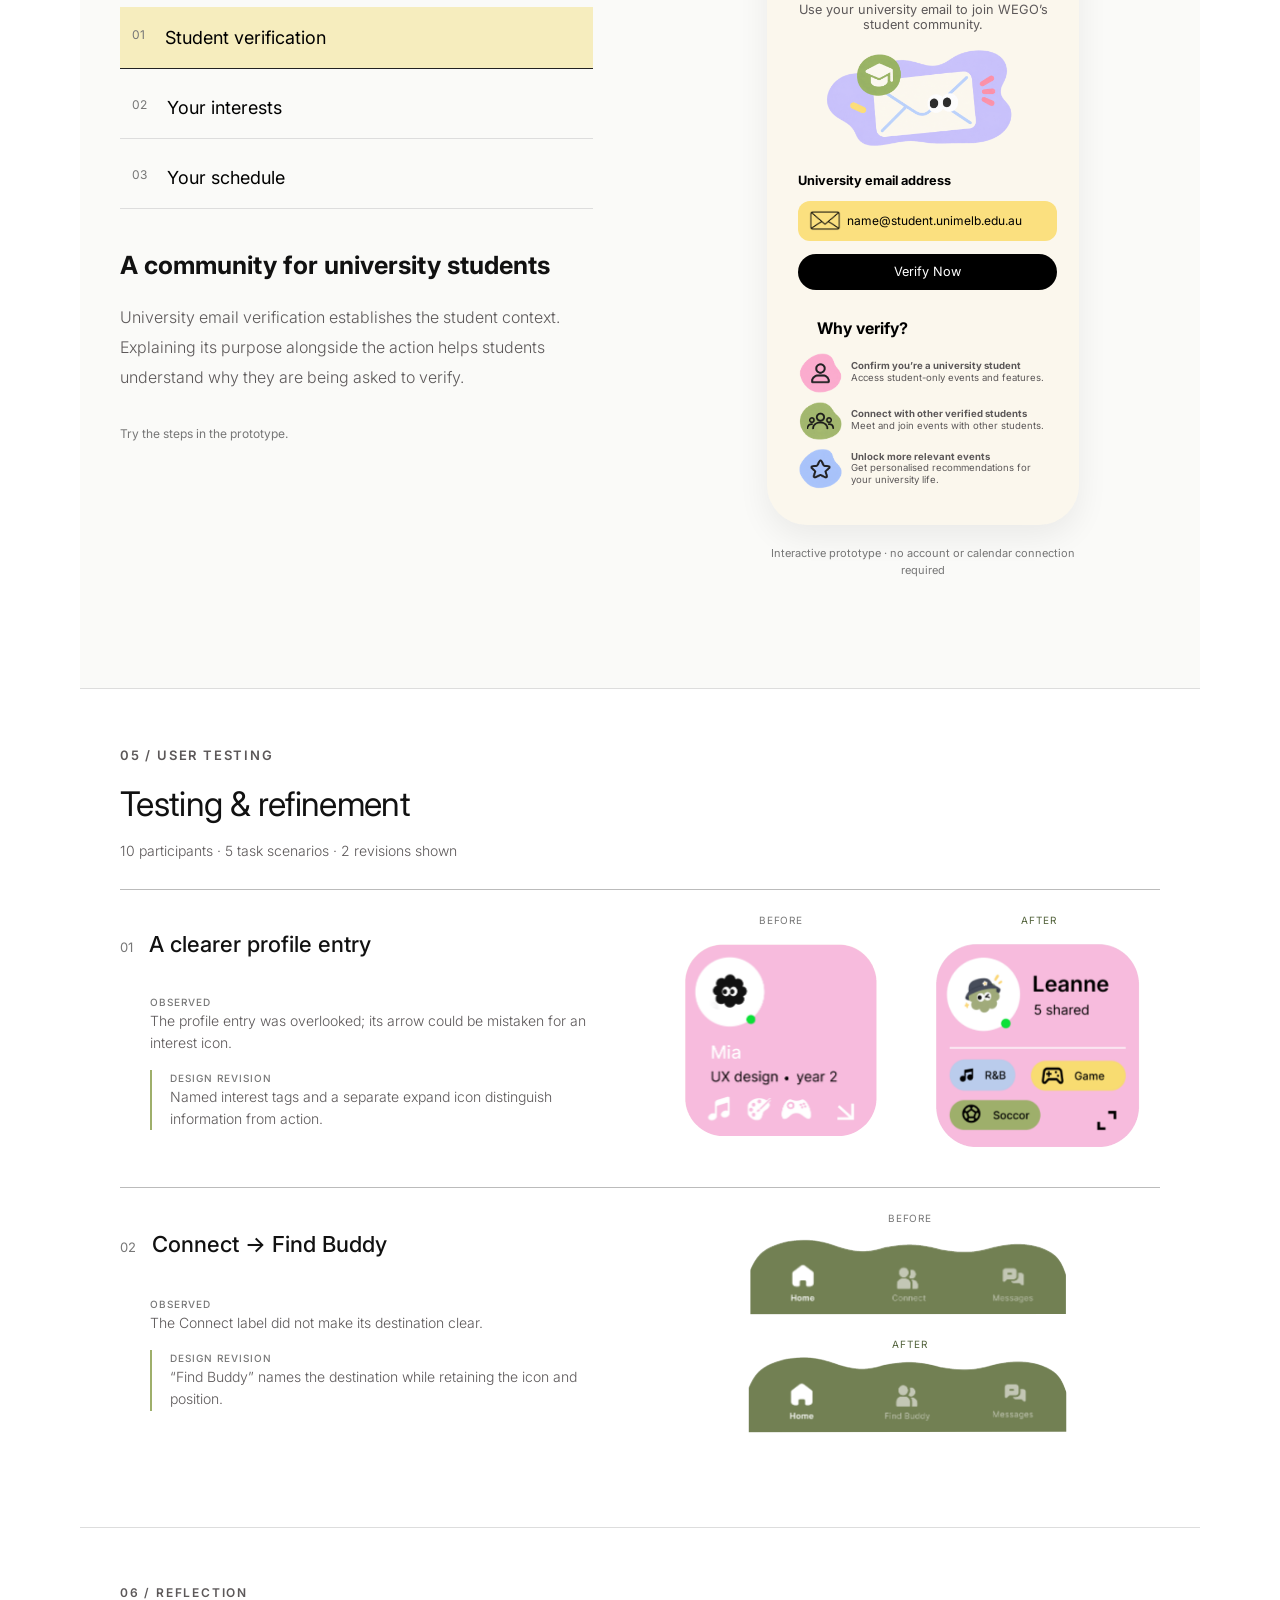
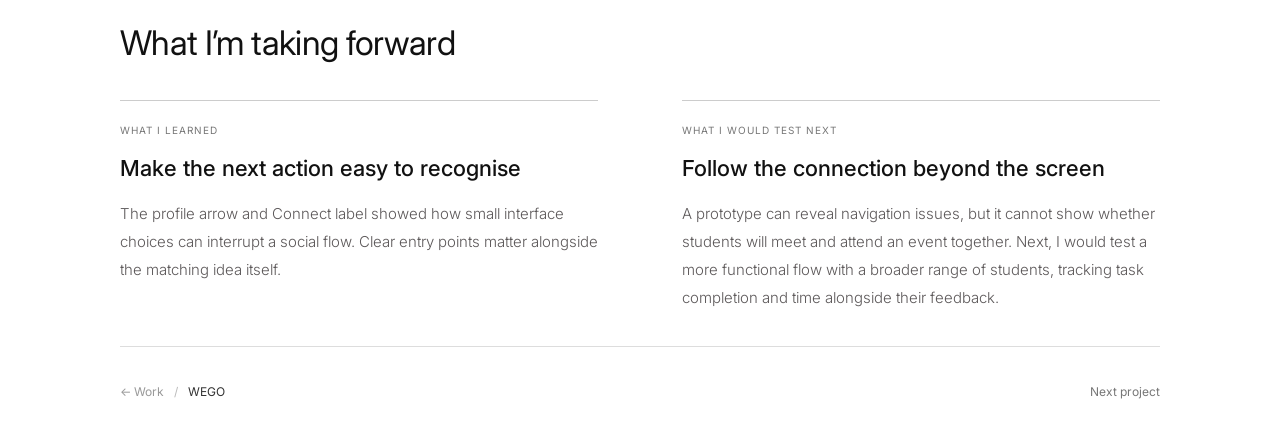
<file: wego.html>
<!DOCTYPE html>

<html lang="en"><head><meta charset="utf-8"/><meta content="width=device-width,initial-scale=1" name="viewport"/><title>WEGO — Qiuyan Lai</title><link href="https://fonts.googleapis.com/css2?family=Inter:wght@300;400;500;600&amp;family=Instrument+Sans:wght@400;500;600&amp;family=Ubuntu+Mono&amp;display=swap" rel="stylesheet"/><link href="dnd-story.css?v=7" rel="stylesheet"/><link href="wego.css?v=18" rel="stylesheet"/><link rel="stylesheet" href="case-navigation.css?v=1"><link rel="stylesheet" href="eye-language.css?v=2"><link rel="stylesheet" href="project-footer.css?v=3"><link rel="stylesheet" href="project-tags.css?v=1"><link rel="icon" type="image/png" href="favicon.png?v=3"></head><body id="top"><aside class="eye-language" aria-label="Language selection"><div class="eye-shell"><svg class="eye-outline" viewBox="0 0 120 66" aria-hidden="true"><defs><pattern id="eye-grain" width="4" height="4" patternUnits="userSpaceOnUse"><circle cx=".8" cy="1" r=".65" fill="#777"/><circle cx="3" cy="3" r=".4" fill="#999"/></pattern><filter id="eye-rough" x="-15%" y="-30%" width="130%" height="160%"><feTurbulence type="fractalNoise" baseFrequency=".6" numOctaves="2" result="noise"/><feDisplacementMap in="SourceGraphic" in2="noise" scale="1.2" xChannelSelector="R" yChannelSelector="G"/></filter></defs><path class="eye-paper" d="M3 33Q60 -23 117 33Q60 89 3 33Z"/><path class="eye-grain-outline" d="M3 33Q60 -23 117 33Q60 89 3 33Z" filter="url(#eye-rough)"/></svg><span class="eye-pupil" aria-hidden="true"></span><button type="button" data-lang="en" aria-label="Switch to English" aria-pressed="true">EN</button><button type="button" data-lang="zh" aria-label="切换为中文" aria-pressed="false">CN</button></div><span class="eye-hint" aria-hidden="true">Language</span></aside><header><a class="brand" href="index.html"><img alt="Qiuyan Lai home" src="assets/dnd/09c96.png"/></a><div class="header-actions"><nav aria-label="Main navigation"><a href="index.html#work">WORK</a><a href="about.html">ABOUT</a><a href="index.html#contact">CONTACT</a></nav></div></header><main><div class="wego-hero-transition"><section class="wego-hero" aria-labelledby="wego-title"><div class="wego-hero-text"><h1 id="wego-title">WEGO</h1><p class="wego-subtitle" data-en="From discovering campus activities to making meaningful connections." data-zh="从发现校园活动，到建立有意义的联系。">From discovering campus activities to making meaningful connections.</p><p class="wego-introduction" data-en="A campus companion that helps students discover events, find like-minded peers and take part together." data-zh="帮助大学生发现活动、找到志同道合的同伴，并一起参与校园生活的应用。">A campus companion that helps students discover events, find like-minded peers and take part together.</p><div class="wego-tags project-tags"><span class="" data-en="UX Research" data-zh="用户研究">UX Research</span><span class="" data-en="UI Design" data-zh="界面设计">UI Design</span><span class="" data-en="Interaction Design" data-zh="交互设计">Interaction Design</span><span class="" data-en="Usability Testing" data-zh="可用性测试">Usability Testing</span></div></div><div class="wego-screens"><div class="wego-screen" style="left:0%;top:17.74%;width:29.04%;height:82.26%;z-index:1"><img alt="WEGO prototype screen 1" src="assets/wego/55f82.png" style="width:100.26%;height:100.78%;left:-.13%;top:-.78%"/></div><div class="wego-screen" style="left:18.71%;top:10.26%;width:25.91%;height:88.75%;z-index:2"><img alt="WEGO prototype screen 2" src="assets/wego/a9ee3.png" style="width:100%;height:100.89%;left:0%;top:-.89%"/></div><div class="wego-screen" style="left:33.78%;top:0%;width:36.57%;height:98.29%;z-index:5"><img alt="WEGO prototype screen 3" src="assets/wego/92778.png" style="width:100%;height:106.27%;left:0%;top:-.05%"/></div><div class="wego-screen" style="left:56.5%;top:10.26%;width:30.29%;height:91.75%;z-index:3"><img alt="WEGO prototype screen 4" src="assets/wego/d2c48.png" style="width:100%;height:100%;left:0%;top:0%"/></div><div class="wego-screen" style="left:76.79%;top:20.3%;width:23.21%;height:77.99%;z-index:1"><img alt="WEGO prototype screen 5" src="assets/wego/75de3.png" style="width:100.14%;height:103.71%;left:-.07%;top:-.82%"/></div></div></section><canvas class="wego-hero-particles" aria-hidden="true"></canvas></div><nav class="chapter-nav case-chapter-nav" aria-label="Project sections"><a href="#challenge" data-en="Challenge" data-zh="挑战">Challenge</a><a href="#direction" data-en="Direction" data-zh="方向">Direction</a><a href="#discovery" data-en="Event buddies" data-zh="活动同伴">Event buddies</a><a href="#matching" data-en="Shared interests" data-zh="共同兴趣">Shared interests</a><a href="#onboarding" data-en="Onboarding" data-zh="注册与偏好">Onboarding</a><a href="#testing" data-en="Testing" data-zh="测试">Testing</a><a href="#reflection" data-en="Reflection" data-zh="反思">Reflection</a></nav><section class="wego-challenge" id="challenge"><p class="kicker" data-en="01 / THE CHALLENGE" data-zh="01 / 设计挑战">01 / THE CHALLENGE</p><h2 class="" data-en="The gap between finding an event and taking part" data-zh="从发现活动，到真正参与之间的距离">The gap between finding an event and taking part</h2><div class="participation-path"><figure class="path-end path-start"><div class="event-doodle"><img alt="Discovering campus events" src="assets/wego/8f2b2.png"/></div><figcaption class="" data-en="Find an event" data-zh="发现活动">Find an event</figcaption></figure><div class="barrier-steps"><div aria-hidden="true" class="path-line"><span></span></div><article class="barrier barrier-0"><div class="barrier-copy"><span class="barrier-number">01</span><h3 class="" data-en="Missed events" data-zh="错过活动">Missed events</h3><p class="" data-en="Fragmented information" data-zh="信息分散">Fragmented information</p></div><div aria-hidden="true" class="barrier-node"><img alt="" src="assets/wego/807c7.svg"/><img alt="" class="barrier-cross" src="assets/wego/555d8.svg"/></div></article><article class="barrier barrier-1"><div class="barrier-copy"><span class="barrier-number">02</span><h3 class="" data-en="Social hesitation" data-zh="社交顾虑">Social hesitation</h3><p class="" data-en="No companion to attend with" data-zh="没有一起参加的同伴">No companion to attend with</p></div><div aria-hidden="true" class="barrier-node"><img alt="" src="assets/wego/4e333.svg"/><img alt="" class="barrier-cross" src="assets/wego/555d8.svg"/></div></article><article class="barrier barrier-2"><div class="barrier-copy"><span class="barrier-number">03</span><h3 class="" data-en="Contact friction" data-zh="联系的阻力">Contact friction</h3><p class="" data-en="Unsure how to make the first move" data-zh="不知道如何迈出第一步">Unsure how to make the first move</p></div><div aria-hidden="true" class="barrier-node"><img alt="" src="assets/wego/5eab9.svg"/><img alt="" class="barrier-cross" src="assets/wego/555d8.svg"/></div></article><article class="barrier barrier-3"><div class="barrier-copy"><span class="barrier-number">04</span><h3 class="" data-en="Finding the venue" data-zh="找到场地">Finding the venue</h3><p class="" data-en="An unfamiliar place" data-zh="不熟悉活动地点">An unfamiliar place</p></div><div aria-hidden="true" class="barrier-node"><img alt="" src="assets/wego/71b5e.svg"/><img alt="" class="barrier-cross" src="assets/wego/555d8.svg"/></div></article></div><figure class="path-end path-finish"><div class="event-doodle"><img alt="Students joining an activity together" src="assets/wego/8f2b2.png"/></div><figcaption class="" data-en="Take part" data-zh="参与活动">Take part</figcaption></figure></div><div class="direction-shift"><p class="" data-en="We started with scattered event information. But finding an activity did not resolve every reason for missing it." data-zh="我们最初关注分散的活动信息，但找到活动，并不能解决所有缺席的原因。">We started with scattered event information. But finding an activity did not resolve every reason for missing it.</p><p class="" data-en="The direction grew to include social barriers: finding compatible companions through shared activities and interests." data-zh="因此，设计方向进一步关注参与中的社交障碍：通过共同活动和兴趣，找到合适的同伴。">The direction grew to include social barriers: finding compatible companions through shared activities and interests.</p></div><div class="wego-question"><p class="" data-en="How might we help university students find events they enjoy and connect with people to attend them with?" data-zh="如何帮助大学生发现喜欢的活动，并与可以一起参加的同伴建立联系？">How might we help university students find events they enjoy and connect with people to attend them with?</p></div></section><section class="wego-direction" id="direction"><p class="kicker" data-en="02 / DEVELOPING THE CONCEPT" data-zh="02 / 设计方向的形成">02 / DEVELOPING THE CONCEPT</p><h2 class="" data-en="Finding an event was only part of the problem." data-zh="找到活动，只解决了一部分问题。">Finding an event was only part of the problem.</h2><div class="direction-layout"><div class="direction-story"><article class="direction-step"><span class="step-index">01</span><h3 class="" data-en="An easier way to find events" data-zh="让活动更容易被发现">An easier way to find events</h3><p class="" data-en="Event information was scattered across emails, social media and university websites. Our starting point was to bring discovery into one place." data-zh="活动信息分散在邮件、社交媒体和学校网站中。最初，我们希望把活动发现整合到一个地方。">Event information was scattered across emails, social media and university websites. Our starting point was to bring discovery into one place.</p></article><article class="direction-step"><span class="step-index">02</span><h3 class="" data-en="Who would I go with?" data-zh="我可以和谁一起去？">Who would I go with?</h3><p class="" data-en="We expanded the concept to address the social side of participation: finding a suitable companion and getting to know them before meeting." data-zh="我们把设计延伸到参与活动的社交层面：寻找合适的同伴，并在见面前了解对方。">We expanded the concept to address the social side of participation: finding a suitable companion and getting to know them before meeting.</p></article><article class="direction-step"><span class="step-index">03</span><h3 class="" data-en="Two ways to find a companion" data-zh="通过两条路径寻找同伴">Two ways to find a companion</h3><p class="" data-en="Matching only within one event could leave students with too few choices. We added shared interests as another way to discover compatible people." data-zh="仅在同一活动中匹配，可能让学生的选择过少。因此，我们加入共同兴趣，作为寻找合适同伴的另一条路径。">Matching only within one event could leave students with too few choices. We added shared interests as another way to discover compatible people.</p></article></div><div class="connection-board"><div class="connection-map"><p class="map-origin" data-en="A campus activity" data-zh="一场校园活动">A campus activity</p><div aria-hidden="true" class="map-stem"></div><div class="map-routes"><div class="map-route event-route"><span class="route-label" data-en="Shared activity" data-zh="共同活动">Shared activity</span><p class="" data-en="People going to the same event" data-zh="参加同一活动的人">People going to the same event</p></div><div class="map-route interest-route"><span class="route-label" data-en="Shared interests" data-zh="共同兴趣">Shared interests</span><p class="" data-en="People who enjoy similar things" data-zh="拥有相近兴趣的人">People who enjoy similar things</p></div></div><div aria-hidden="true" class="map-join"></div><p class="map-result" data-en="Find someone to go with" data-zh="找到可以同行的伙伴">Find someone to go with</p></div><div class="direction-preview"><img alt="WEGO event discovery interface" loading="lazy" src="assets/wego/92778.png"/><div><p class="preview-label" data-en="THE DESIGN DIRECTION" data-zh="设计方向">THE DESIGN DIRECTION</p><p class="" data-en="Activities and interests become a starting point for connection." data-zh="以活动与兴趣为起点，建立人与人的联系。">Activities and interests become a starting point for connection.</p></div></div></div></div></section><section class="wego-discovery" id="discovery"><p class="kicker" data-en="03 / DESIGN SOLUTIONS" data-zh="03 / 设计方案">03 / DESIGN SOLUTIONS</p><div class="solution-routes"><a class="" data-en="01 · Find a buddy for an event" data-zh="01 · 在同一活动里寻找同伴" href="#discovery">01 · Find a buddy for an event</a><a class="" data-en="02 · Find a buddy through interests" data-zh="02 · 通过共同兴趣寻找同伴" href="#matching">02 · Find a buddy through interests</a></div><h2 class="" data-en="01 / Find a buddy for an event" data-zh="01 / 在同一活动里寻找同伴">01 / Find a buddy for an event</h2><p class="discovery-intro" data-en="Start with an event you want to attend, then find someone going too." data-zh="先找到想参加的活动，再寻找一起参加的同伴。">Start with an event you want to attend, then find someone going too.</p><div class="discovery-layout"><div class="discovery-story"><article class="discovery-step" data-discovery-step="0"><span class="discovery-index">01</span><h3 class="" data-en="Browse what’s happening" data-zh="看看有哪些活动">Browse what’s happening</h3><p class="" data-en="Event cards bring the activity, time, location and cost together, so students can compare options before opening a full description." data-zh="活动卡片集中展示内容、时间、地点和费用，帮助学生在打开详情前比较不同选择。">Event cards bring the activity, time, location and cost together, so students can compare options before opening a full description.</p></article><article class="discovery-step" data-discovery-step="1"><span class="discovery-index">02</span><h3 class="" data-en="Know what to expect" data-zh="了解活动，再做决定">Know what to expect</h3><p class="" data-en="The detail page keeps practical information close to the description. “Good to know” tags add context, such as whether newcomers are welcome and where to meet." data-zh="详情页把实用信息与活动介绍放在一起。“Good to know” 标签补充是否欢迎新参与者、在哪里集合等信息。">The detail page keeps practical information close to the description. “Good to know” tags add context, such as whether newcomers are welcome and where to meet.</p></article><article class="discovery-step" data-discovery-step="2"><span class="discovery-index">03</span><h3 class="" data-en="Find someone going to the same event" data-zh="寻找参加同一活动的人">Find someone going to the same event</h3><p class="" data-en="Students can join the event or look for a buddy from the same page. Finding a companion stays connected to the activity they are interested in." data-zh="学生可以在同一页面选择加入活动或寻找同伴，让寻找伙伴与感兴趣的活动保持联系。">Students can join the event or look for a buddy from the same page. Finding a companion stays connected to the activity they are interested in.</p></article></div><div class="discovery-demo"><div class="discovery-phones"><figure class="discovery-phone browse-phone"><div class="phone-art"><img alt="WEGO activity browsing screen" loading="lazy" src="assets/wego/discover-events.png"/><span aria-hidden="true" class="screen-emphasis browse-emphasis"></span></div><figcaption class="" data-en="Discover events" data-zh="浏览活动">Discover events</figcaption></figure><figure class="discovery-phone detail-phone"><div class="phone-art"><img alt="WEGO Melbourne Night Market details screen" loading="lazy" src="assets/wego/event-details.png"/><span aria-hidden="true" class="screen-emphasis detail-emphasis"></span></div><figcaption class="" data-en="Explore the details" data-zh="查看详情">Explore the details</figcaption></figure></div><div aria-label="Explore design decisions" class="discovery-controls"><button aria-pressed="true" data-demo-step="0" data-en="Browse" data-zh="浏览" type="button">Browse</button><button aria-pressed="false" data-demo-step="1" data-en="Details" data-zh="详情" type="button">Details</button><button aria-pressed="false" data-demo-step="2" data-en="Take part" data-zh="参与" type="button">Take part</button></div></div></div><div class="event-buddy-context"><div><h3 class="" data-en="The event gives you something in common" data-zh="同一场活动，就是共同话题">The event gives you something in common</h3><p class="" data-en="From the event’s Find Buddy entry, students can explore a potential companion’s profile before connecting." data-zh="从活动中的 Find Buddy 入口，查看潜在同伴的资料，再决定是否联系。">From the event’s Find Buddy entry, students can explore a potential companion’s profile before connecting.</p></div><figure><img alt="WEGO profile with shared interests highlighted" src="assets/wego/shared-interests.png"/><figcaption data-en="Shared interests stay visible when viewing a profile." data-zh="浏览个人资料时，共同兴趣仍然清晰可见。">Shared interests stay visible when viewing a profile.</figcaption></figure></div></section><section class="wego-matching interest-route-section" id="matching"><p class="kicker" data-en="DESIGN SOLUTIONS / SECOND PATH" data-zh="设计方案 / 第二条路径">DESIGN SOLUTIONS / SECOND PATH</p><h2 class="" data-en="02 / Find a buddy through interests" data-zh="02 / 通过共同兴趣寻找同伴">02 / Find a buddy through interests</h2><p class="interest-route-intro" data-en="Start with someone who shares your interests, get to know each other, then plan an event together." data-zh="先找到兴趣相投的人，了解彼此，再约定一起参加活动。">Start with someone who shares your interests, get to know each other, then plan an event together.</p><div class="buddy-film"><div class="film-story"><p class="kicker" data-en="WATCH THE USER FLOW" data-zh="观看用户流程">WATCH THE USER FLOW</p><h3 data-en="From shared interests to a conversation" data-zh="从共同兴趣，到开始交流">From shared interests to a conversation</h3><ol class="film-steps"><li><span data-en="Find shared interests" data-zh="发现共同兴趣">Find shared interests</span></li><li><span data-en="View Mia’s profile" data-zh="查看 Mia 的资料">View Mia’s profile</span></li><li><span data-en="Introduce yourself" data-zh="介绍自己">Introduce yourself</span></li><li><span data-en="Swipe to send" data-zh="滑动发送">Swipe to send</span></li><li><span data-en="Continue in Messages" data-zh="进入消息界面">Continue in Messages</span></li></ol><div class="film-controls"><button class="film-try" data-en="Try it yourself" data-zh="亲自体验" type="button">Try it yourself</button></div></div><div class="film-device"><div class="film-phone"><img alt="" aria-hidden="true" class="film-frame-art" src="assets/wego/shared-interests.png"/><div class="film-glass"><div class="film-canvas interest-screen"><div class="film-scene" data-scene="0"><div data-name="interest match" data-node-id="587:2568" style="position:relative;background:#fbf7ed;height:844px;overflow:hidden;border-radius:50px;width:390px">
<div data-node-id="587:2569" style="position:absolute;background:white;height:24px;left:16px;border-radius:99px;top:120px;width:358px"></div>
<div data-node-id="587:2570" style="position:absolute;background:#fada75;height:24px;left:16px;border-radius:99px;top:120px;width:193px"></div>
<p data-node-id="587:2571" style="overflow-wrap:break-word;position:absolute;font-family:'Instrument Sans',sans-serif;font-weight:600;height:18px;line-height:normal;left:37px;font-size:16px;color:black;top:122px;letter-spacing:0.48px;width:145px">
          Shared Interests
        </p>
<p data-node-id="587:2572" style="overflow-wrap:break-word;position:absolute;font-family:'Instrument Sans',sans-serif;font-weight:600;height:16px;line-height:normal;left:calc(50% + 53px);color:#454543;font-size:16px;top:122px;letter-spacing:0.48px;width:74px">
          Near You
        </p>
<div data-name="home bar" data-node-id="587:2573" style="position:absolute;height:92.31px;left:-1px;top:752px;width:391px">
<div data-node-id="587:2574" style="position:absolute;inset:0 0.26% 0 0">
<img alt="" loading="lazy" src="assets/wego/interest-flow/ff5d0.svg" style="position:absolute;display:block;inset:0;max-width:none;width:100%;height:100%"/>
</div>
<div data-node-id="587:2575" style="position:absolute;display:contents;inset:34.67% 79.28% 16.59% 12.53%">
<div data-name="Vector" data-node-id="587:2576" style="position:absolute;inset:34.67% 79.96% 36.76% 13.3%">
<img alt="" loading="lazy" src="assets/wego/interest-flow/7da51.svg" style="position:absolute;display:block;inset:0;max-width:none;width:100%;height:100%"/>
</div>
<p data-node-id="587:2577" style="overflow-wrap:break-word;position:absolute;font-family:'Inter',sans-serif;font-weight:600;inset:70.42% 79.28% 16.59% 12.53%;line-height:normal;font-style:normal;font-size:10px;text-align:center;color:white;letter-spacing:0.3px">
              Home
            </p>
</div>
<div data-node-id="587:2578" style="position:absolute;display:contents;inset:36.83% 45.78% 16.59% 45.27%">
<div data-name="Frame" data-node-id="587:2579" style="position:absolute;inset:36.83% 47.06% 35% 46.29%">
<img alt="" loading="lazy" src="assets/wego/interest-flow/78120.svg" style="position:absolute;display:block;inset:0;max-width:none;width:100%;height:100%"/>
</div>
<p data-node-id="587:2582" style="overflow-wrap:break-word;position:absolute;font-family:'Inter',sans-serif;font-weight:400;inset:70.42% 45.78% 16.59% 45.27%;line-height:normal;font-style:normal;color:#c4c7b5;font-size:10px;text-align:center;letter-spacing:0.3px">
              People
            </p>
</div>
<div data-node-id="587:2583" style="position:absolute;display:contents;inset:35.75% 10.49% 18.75% 76.21%">
<div data-name="Vector" data-node-id="587:2584" style="position:absolute;inset:41.85% 13.1% 41.54% 82.9%">
<img alt="" loading="lazy" src="assets/wego/interest-flow/6cc61.svg" style="position:absolute;display:block;inset:0;max-width:none;width:100%;height:100%"/>
</div>
<div data-name="Vector" data-node-id="587:2585" style="position:absolute;inset:35.75% 15.33% 46.27% 80.31%">
<img alt="" loading="lazy" src="assets/wego/interest-flow/c6389.svg" style="position:absolute;display:block;inset:0;max-width:none;width:100%;height:100%"/>
</div>
<p data-node-id="587:2586" style="overflow-wrap:break-word;position:absolute;font-family:'Inter',sans-serif;font-weight:400;inset:68.25% 10.49% 18.75% 76.21%;line-height:normal;font-style:normal;color:#c4c7b5;font-size:10px;text-align:center;letter-spacing:0.3px">
              Messages
            </p>
</div>
<div data-node-id="587:2587" style="position:absolute;display:contents;inset:0 0 0 0.26%">
<div data-node-id="587:2588" style="position:absolute;inset:0 0 0 0.26%">
<img alt="" loading="lazy" src="assets/wego/interest-flow/ff5d0.svg" style="position:absolute;display:block;inset:0;max-width:none;width:100%;height:100%"/>
</div>
<div data-node-id="587:2589" style="position:absolute;display:contents;inset:34.67% 79.03% 16.59% 12.79%">
<div data-name="Vector" data-node-id="587:2590" style="position:absolute;inset:34.67% 79.7% 36.76% 13.55%">
<img alt="" loading="lazy" src="assets/wego/interest-flow/7da51.svg" style="position:absolute;display:block;inset:0;max-width:none;width:100%;height:100%"/>
</div>
<p data-node-id="587:2591" style="overflow-wrap:break-word;position:absolute;font-family:'Inter',sans-serif;font-weight:600;inset:70.42% 79.03% 16.59% 12.79%;line-height:normal;font-style:normal;font-size:10px;text-align:center;color:white;letter-spacing:0.3px">
                Home
              </p>
</div>
<div data-node-id="587:2592" style="position:absolute;display:contents;inset:36.83% 45.52% 16.59% 45.52%">
<div data-name="Frame" data-node-id="587:2593" style="position:absolute;inset:36.83% 46.8% 35% 46.55%">
<img alt="" loading="lazy" src="assets/wego/interest-flow/78120.svg" style="position:absolute;display:block;inset:0;max-width:none;width:100%;height:100%"/>
</div>
<p data-node-id="587:2596" style="overflow-wrap:break-word;position:absolute;font-family:'Inter',sans-serif;font-weight:400;inset:70.42% 45.52% 16.59% 45.52%;line-height:normal;font-style:normal;color:#c4c7b5;font-size:10px;text-align:center;letter-spacing:0.3px">
                People
              </p>
</div>
<div data-node-id="587:2597" style="position:absolute;display:contents;inset:35.75% 10.23% 18.75% 76.47%">
<div data-name="Vector" data-node-id="587:2598" style="position:absolute;inset:41.85% 12.84% 41.54% 83.15%">
<img alt="" loading="lazy" src="assets/wego/interest-flow/6cc61.svg" style="position:absolute;display:block;inset:0;max-width:none;width:100%;height:100%"/>
</div>
<div data-name="Vector" data-node-id="587:2599" style="position:absolute;inset:35.75% 15.08% 46.27% 80.56%">
<img alt="" loading="lazy" src="assets/wego/interest-flow/c6389.svg" style="position:absolute;display:block;inset:0;max-width:none;width:100%;height:100%"/>
</div>
<p data-node-id="587:2600" style="overflow-wrap:break-word;position:absolute;font-family:'Inter',sans-serif;font-weight:400;inset:68.25% 10.23% 18.75% 76.47%;line-height:normal;font-style:normal;color:#c4c7b5;font-size:10px;text-align:center;letter-spacing:0.3px">
                Messages
              </p>
</div>
<div data-node-id="587:2601" style="position:absolute;display:contents;inset:0 0 0 0.26%">
<div data-node-id="587:2602" style="position:absolute;inset:0 0 0 0.26%">
<img alt="" loading="lazy" src="assets/wego/interest-flow/ff5d0.svg" style="position:absolute;display:block;inset:0;max-width:none;width:100%;height:100%"/>
</div>
<div data-node-id="587:2603" style="position:absolute;display:contents;inset:34.67% 79.03% 16.59% 12.79%">
<div data-name="Vector" data-node-id="587:2604" style="position:absolute;inset:34.67% 79.7% 36.76% 13.55%">
<img alt="" loading="lazy" src="assets/wego/interest-flow/84fca.svg" style="position:absolute;display:block;inset:0;max-width:none;width:100%;height:100%"/>
</div>
<p data-node-id="587:2605" style="overflow-wrap:break-word;position:absolute;font-family:'Inter',sans-serif;font-weight:600;inset:70.42% 79.03% 16.59% 12.79%;line-height:normal;font-style:normal;color:#c4c7b5;font-size:10px;text-align:center;letter-spacing:0.3px">
                  Home
                </p>
</div>
<div data-node-id="587:2606" style="position:absolute;display:contents;inset:36.83% 42.46% 16.59% 42.46%">
<div data-name="Frame" data-node-id="587:2607" style="position:absolute;inset:36.83% 46.8% 35% 46.55%">
<img alt="" loading="lazy" src="assets/wego/interest-flow/a98c6.svg" style="position:absolute;display:block;inset:0;max-width:none;width:100%;height:100%"/>
</div>
<p data-node-id="587:2610" style="overflow-wrap:break-word;position:absolute;font-family:'Inter',sans-serif;font-weight:400;inset:70.42% 42.46% 16.59% 42.46%;line-height:normal;font-style:normal;font-size:10px;text-align:center;color:white;letter-spacing:0.3px">
                  Find Buddy
                </p>
</div>
<div data-node-id="587:2611" style="position:absolute;display:contents;inset:35.75% 10.23% 18.75% 76.47%">
<div data-name="Vector" data-node-id="587:2612" style="position:absolute;inset:41.85% 12.84% 41.54% 83.15%">
<img alt="" loading="lazy" src="assets/wego/interest-flow/6cc61.svg" style="position:absolute;display:block;inset:0;max-width:none;width:100%;height:100%"/>
</div>
<div data-name="Vector" data-node-id="587:2613" style="position:absolute;inset:35.75% 15.08% 46.27% 80.56%">
<img alt="" loading="lazy" src="assets/wego/interest-flow/c6389.svg" style="position:absolute;display:block;inset:0;max-width:none;width:100%;height:100%"/>
</div>
<p data-node-id="587:2614" style="overflow-wrap:break-word;position:absolute;font-family:'Inter',sans-serif;font-weight:400;inset:68.25% 10.23% 18.75% 76.47%;line-height:normal;font-style:normal;color:#c4c7b5;font-size:10px;text-align:center;letter-spacing:0.3px">
                  Messages
                </p>
</div>
</div>
</div>
</div>
<div data-name="Component 7" data-node-id="587:2615" style="position:absolute;height:37px;left:calc(25% + 18.5px);top:678px;width:159px">
<div data-node-id="I587:2615;1062:1027" style="position:absolute;background:black;cursor:pointer;inset:0;border-radius:20px;box-shadow:0px 4px 4px 0px rgba(0,0,0,0.25)"></div>
<p data-node-id="I587:2615;1062:1028" style="overflow-wrap:break-word;position:absolute;font-family:'Instrument Sans',sans-serif;font-weight:600;inset:27.03% 15.09% 27.03% 15.72%;line-height:normal;font-size:15px;text-align:center;color:white">
            Send
          </p>
</div>
<p data-node-id="587:2616" style="overflow-wrap:break-word;position:absolute;font-family:'Inter',sans-serif;font-weight:600;height:56px;line-height:normal;left:29px;font-style:normal;font-size:24px;color:black;top:49px;width:252px">
          Find Someone to Connect With
        </p>
<div data-node-id="587:2617" style="position:absolute;display:contents;left:calc(75% + 6.5px);top:157px">
<div data-name="ChatGPT Image Oct 6, 2026, 03_27_23 PM 1" data-node-id="587:2618" style="position:absolute;height:20px;left:calc(75% + 6.5px);top:157px;width:23px">
<img alt="" loading="lazy" src="assets/wego/interest-flow/dd32b.png" style="position:absolute;inset:0;max-width:none;object-fit:cover;opacity:.9;pointer-events:none;width:100%;height:100%"/>
</div>
<p data-node-id="587:2619" style="transform:translateX(-50%);overflow-wrap:break-word;position:absolute;font-family:'Inter',sans-serif;font-weight:400;height:15px;line-height:normal;left:calc(75% + 46.5px);font-style:normal;font-size:13px;color:black;text-align:center;top:159px;letter-spacing:0.39px;width:46px">
            Filter
          </p>
</div>
<p data-node-id="587:2620" style="transform:translateX(-50%);overflow-wrap:break-word;position:absolute;font-family:'Instrument Sans',sans-serif;font-weight:500;height:15px;line-height:normal;left:88.5px;font-size:13px;color:black;text-align:center;top:159px;letter-spacing:0.39px;width:125px">
          Suggest for you
        </p>
<button data-name="Attended People / Mia" data-node-id="587:2621" style="position:absolute;display:block;cursor:pointer;left:32px;width:150px;height:150px;top:193px">
<img alt="" loading="lazy" src="assets/wego/interest-flow/3324a.svg" style="position:absolute;display:block;inset:0;max-width:none;width:100%;height:100%"/>
<div data-name="Avatar white circle" data-node-id="I587:2621;2429:1527" style="position:absolute;left:8px;width:54px;height:54px;top:10px">
<img alt="" loading="lazy" src="assets/wego/interest-flow/4ebd1.svg" style="position:absolute;display:block;inset:0;max-width:none;width:100%;height:100%"/>
</div>
<div data-node-id="I587:2621;2413:2581" style="position:absolute;inset:36.67% 63.33% 58.67% 32%">
<img alt="" loading="lazy" src="assets/wego/interest-flow/921b3.svg" style="position:absolute;display:block;inset:0;max-width:none;width:100%;height:100%"/>
</div>
<div data-name="Frame" data-node-id="I587:2621;2424:1574" style="position:absolute;left:114px;width:24px;height:24px;top:117px">
<img alt="" loading="lazy" src="assets/wego/interest-flow/8f878.svg" style="position:absolute;display:block;inset:0;max-width:none;width:100%;height:100%"/>
</div>
<p data-node-id="I587:2621;2424:1576" style="overflow-wrap:break-word;position:absolute;font-family:'Inter',sans-serif;font-weight:400;height:14px;line-height:normal;left:70px;font-style:normal;font-size:10px;color:black;text-align:left;top:40px;width:49px">
            3 shared
          </p>
<p data-node-id="I587:2621;2424:1577" style="overflow-wrap:break-word;position:absolute;font-family:'Inter',sans-serif;font-weight:600;line-height:normal;left:70px;font-style:normal;font-size:16px;color:black;text-align:left;top:18px;white-space:nowrap">
            Mia
          </p>
<div data-node-id="I587:2621;2424:1578" style="position:absolute;border-style:solid;border-top-width:1px;border-color:white;height:61px;left:10px;overflow:hidden;top:69px;width:130px">
<div data-node-id="I587:2621;2424:1579" style="position:absolute;background:#fbe07f;align-content:stretch;display:flex;gap:6.5px;height:23px;align-items:center;left:0;padding-inline:6.5px;padding-block:0.813px;border-radius:24.375px;top:8px">
<div data-name="Frame" data-node-id="I587:2621;2424:1580" style="position:relative;flex-shrink:0;width:13px;height:13px">
<img alt="" loading="lazy" src="assets/wego/interest-flow/11a56.svg" style="position:absolute;display:block;inset:0;max-width:none;width:100%;height:100%"/>
</div>
<p data-node-id="I587:2621;2424:1582" style="overflow-wrap:break-word;font-family:'Inter',sans-serif;font-weight:500;line-height:17.875px;font-style:normal;position:relative;flex-shrink:0;font-size:8px;color:black;text-align:left;white-space:nowrap">R&amp;B</p>
</div>
<div data-node-id="I587:2621;2424:1583" style="position:absolute;background:rgba(158,175,107,0.8);align-content:stretch;display:flex;gap:8px;height:21px;align-items:flex-end;left:0;padding-inline:8px;padding-block:3px;border-radius:30px;top:39px;width:72px">
<div data-name="Frame" data-node-id="I587:2621;2424:1584" style="position:relative;flex-shrink:0;width:16px;height:16px">
<img alt="" loading="lazy" src="assets/wego/interest-flow/5656c.svg" style="position:absolute;display:block;inset:0;max-width:none;width:100%;height:100%"/>
</div>
<p data-node-id="I587:2621;2424:1586" style="overflow-wrap:break-word;font-family:'Inter',sans-serif;font-weight:500;height:16px;line-height:19px;font-style:normal;position:relative;flex-shrink:0;font-size:8px;color:black;text-align:left;width:40px">
                Painting
              </p>
</div>
<div data-node-id="I587:2621;2424:1587" style="position:absolute;background:#f7bbdd;align-content:stretch;display:flex;gap:8px;height:22px;align-items:center;left:60px;padding-inline:8px;padding-block:4px;border-radius:30px;top:9px;width:70px">
<div data-name="Vector" data-node-id="I587:2621;2424:1588" style="height:12px;position:relative;flex-shrink:0;width:16px">
<img alt="" loading="lazy" src="assets/wego/interest-flow/a0259.svg" style="position:absolute;display:block;inset:0;max-width:none;width:100%;height:100%"/>
</div>
<p data-node-id="I587:2621;2424:1589" style="overflow-wrap:break-word;font-family:'Inter',sans-serif;font-weight:500;line-height:normal;font-style:normal;position:relative;flex-shrink:0;font-size:8px;color:black;text-align:left;white-space:nowrap">
                Game
              </p>
</div>
</div>
<div data-name="User photo" data-node-id="I587:2621;2424:1590" style="position:absolute;left:8px;overflow:hidden;border-radius:128.571px;width:54px;height:54px;top:10px">
<div data-name="ChatGPT 图像 2026年9月28日 18_00_10-6 1" data-node-id="I587:2621;2424:1590;1900:1864" style="position:absolute;height:27.677px;left:11px;border-radius:7.304px;top:13px;width:32.29px">
<div style="position:absolute;inset:0;overflow:hidden;pointer-events:none;border-radius:7.304px">
<img alt="" loading="lazy" src="assets/wego/interest-flow/8c616.png" style="position:absolute;height:118.18%;left:0;max-width:none;top:-6.82%;width:100%"/>
</div>
</div>
</div>
</button>
<button data-name="Attended People / John" data-node-id="587:2622" style="position:absolute;display:block;cursor:pointer;left:calc(50% + 12px);width:150px;height:150px;top:193px">
<img alt="" loading="lazy" src="assets/wego/interest-flow/3901a.svg" style="position:absolute;display:block;inset:0;max-width:none;width:100%;height:100%"/>
<div data-name="Avatar white circle" data-node-id="I587:2622;2429:1529" style="position:absolute;left:8px;width:54px;height:54px;top:10px">
<img alt="" loading="lazy" src="assets/wego/interest-flow/4ebd1.svg" style="position:absolute;display:block;inset:0;max-width:none;width:100%;height:100%"/>
</div>
<div data-node-id="I587:2622;2413:2594" style="position:absolute;inset:36.67% 63.33% 58.67% 32%">
<img alt="" loading="lazy" src="assets/wego/interest-flow/921b3.svg" style="position:absolute;display:block;inset:0;max-width:none;width:100%;height:100%"/>
</div>
<p data-node-id="I587:2622;2424:1610" style="overflow-wrap:break-word;position:absolute;font-family:'Inter',sans-serif;font-weight:400;height:14px;line-height:normal;left:72px;font-style:normal;font-size:10px;color:black;text-align:left;top:40px;width:49px">
            2 shared
          </p>
<div data-name="Frame" data-node-id="I587:2622;2424:1611" style="position:absolute;left:114px;width:24px;height:24px;top:117px">
<img alt="" loading="lazy" src="assets/wego/interest-flow/8f878.svg" style="position:absolute;display:block;inset:0;max-width:none;width:100%;height:100%"/>
</div>
<div data-node-id="I587:2622;2424:1613" style="position:absolute;border-style:solid;border-top-width:1px;border-color:white;height:61px;left:10px;overflow:hidden;top:69px;width:130px">
<div data-node-id="I587:2622;2424:1614" style="position:absolute;background:rgba(158,175,107,0.8);align-content:stretch;display:flex;gap:8px;height:22px;align-items:flex-end;left:0;padding-inline:8px;padding-block:3px;border-radius:30px;top:36px;width:94px">
<div data-name="Frame" data-node-id="I587:2622;2424:1615" style="position:relative;flex-shrink:0;width:16px;height:16px">
<img alt="" loading="lazy" src="assets/wego/interest-flow/a20e5.svg" style="position:absolute;display:block;inset:0;max-width:none;width:100%;height:100%"/>
</div>
<p data-node-id="I587:2622;2424:1617" style="overflow-wrap:break-word;font-family:'Inter',sans-serif;font-weight:500;height:18px;line-height:19px;font-style:normal;position:relative;flex-shrink:0;font-size:8px;color:black;text-align:left;width:55px">
                Photography
              </p>
</div>
<div data-node-id="I587:2622;2424:1618" style="position:absolute;background:#f7bbdd;align-content:stretch;display:flex;gap:8px;height:22px;align-items:center;left:0;padding-inline:8px;padding-block:4px;border-radius:30px;top:8px;width:70px">
<div data-name="Vector" data-node-id="I587:2622;2424:1619" style="height:12px;position:relative;flex-shrink:0;width:16px">
<img alt="" loading="lazy" src="assets/wego/interest-flow/a0259.svg" style="position:absolute;display:block;inset:0;max-width:none;width:100%;height:100%"/>
</div>
<p data-node-id="I587:2622;2424:1620" style="overflow-wrap:break-word;font-family:'Inter',sans-serif;font-weight:500;line-height:normal;font-style:normal;position:relative;flex-shrink:0;font-size:8px;color:black;text-align:left;white-space:nowrap">
                Game
              </p>
</div>
</div>
<div data-name="软萌云朵角色贴纸图鉴 8" data-node-id="I587:2622;2424:1621" style="position:absolute;left:19px;border-radius:7.3px;width:31px;height:31px;top:21px">
<div style="position:absolute;inset:0;overflow:hidden;pointer-events:none;border-radius:7.3px">
<img alt="" loading="lazy" src="assets/wego/interest-flow/3b5fa.png" style="position:absolute;height:356.71%;left:-321.45%;max-width:none;top:-194.31%;width:536.88%"/>
</div>
</div>
<p data-node-id="I587:2622;2424:1622" style="overflow-wrap:break-word;position:absolute;font-family:'Inter',sans-serif;font-weight:600;height:18px;line-height:normal;left:72px;font-style:normal;font-size:16px;color:black;text-align:left;top:18px;width:49px">
            John
          </p>
</button>
<button data-node-id="267:340" style="position:absolute;display:block;cursor:pointer;left:32px;width:150px;height:150px;top:363px">
<div data-node-id="267:341" style="position:absolute;background:#9eaf6b;inset:0;border-radius:30px"></div>
<div data-name="Avatar white circle" data-node-id="267:342" style="position:absolute;left:9px;width:54px;height:54px;top:8px">
<img alt="" loading="lazy" src="assets/wego/interest-flow/4ebd1.svg" style="position:absolute;display:block;inset:0;max-width:none;width:100%;height:100%"/>
</div>
<p data-node-id="267:344" style="overflow-wrap:break-word;position:absolute;font-family:'Inter',sans-serif;font-weight:400;height:14px;line-height:normal;left:73px;font-style:normal;font-size:10px;color:black;text-align:left;top:45px;width:49px">
        6 shared
      </p>
<p data-node-id="267:345" style="overflow-wrap:break-word;position:absolute;font-family:'Inter',sans-serif;font-weight:600;line-height:normal;left:73px;font-style:normal;font-size:16px;color:black;text-align:left;top:20px;width:52px">
        Alice
      </p>
<div data-node-id="267:346" style="position:absolute;border-color:#fbf7ed;border-style:solid;border-top-width:1px;height:61px;left:10px;overflow:hidden;top:75px;width:130px">
<div data-node-id="267:347" style="position:absolute;background:#b9ccec;align-content:stretch;display:flex;gap:6.5px;height:22px;align-items:center;left:0;padding-inline:6.5px;padding-block:0.813px;border-radius:24.375px;top:38px">
<div data-name="Frame" data-node-id="267:348" style="position:relative;flex-shrink:0;width:16px;height:16px">
<img alt="" loading="lazy" src="assets/wego/interest-flow/5829f.svg" style="position:absolute;display:block;inset:0;max-width:none;width:100%;height:100%"/>
</div>
<p data-node-id="267:350" style="overflow-wrap:break-word;font-family:'Inter',sans-serif;font-weight:500;line-height:17.875px;font-style:normal;position:relative;flex-shrink:0;font-size:8px;color:black;text-align:left;white-space:nowrap">
            Basket Ball
          </p>
</div>
<div data-node-id="267:351" style="position:absolute;background:#f8dc71;align-content:stretch;display:flex;gap:8px;height:21px;align-items:flex-end;left:0;padding-inline:8px;padding-block:3px;border-radius:30px;top:9px;width:72px">
<div data-name="Frame" data-node-id="267:352" style="position:relative;flex-shrink:0;width:16px;height:16px">
<img alt="" loading="lazy" src="assets/wego/interest-flow/5656c.svg" style="position:absolute;display:block;inset:0;max-width:none;width:100%;height:100%"/>
</div>
<p data-node-id="267:354" style="overflow-wrap:break-word;font-family:'Inter',sans-serif;font-weight:500;height:16px;line-height:19px;font-style:normal;position:relative;flex-shrink:0;font-size:8px;color:black;text-align:left;width:40px">
            Painting
          </p>
</div>
<div data-node-id="267:355" style="position:absolute;background:#f7bbdd;align-content:stretch;display:flex;gap:8px;align-items:center;left:75px;padding-inline:8px;padding-block:4px;border-radius:30px;top:9px">
<div data-name="Frame" data-node-id="267:356" style="position:relative;flex-shrink:0;width:13px;height:13px">
<img alt="" loading="lazy" src="assets/wego/interest-flow/11a56.svg" style="position:absolute;display:block;inset:0;max-width:none;width:100%;height:100%"/>
</div>
<p data-node-id="267:358" style="overflow-wrap:break-word;font-family:'Inter',sans-serif;font-weight:500;line-height:normal;font-style:normal;position:relative;flex-shrink:0;font-size:8px;color:black;text-align:left;white-space:nowrap">
            Jazz
          </p>
</div>
</div>
<div data-name="Frame" data-node-id="267:359" style="position:absolute;left:115px;width:24px;height:24px;top:119px">
<img alt="" loading="lazy" src="assets/wego/interest-flow/8f878.svg" style="position:absolute;display:block;inset:0;max-width:none;width:100%;height:100%"/>
</div>
<div data-name="软萌云朵角色贴纸图鉴 2" data-node-id="267:361" style="position:absolute;height:34px;left:19px;border-radius:7.3px;top:18px;width:33px">
<div style="position:absolute;inset:0;overflow:hidden;pointer-events:none;border-radius:7.3px">
<img alt="" loading="lazy" src="assets/wego/interest-flow/3b5fa.png" style="position:absolute;height:325.24%;left:-0.01%;max-width:none;top:-54.8%;width:504.34%"/>
</div>
</div>
</button>
<button data-name="Attended People / Leanne" data-node-id="587:2624" style="position:absolute;display:block;cursor:pointer;left:calc(50% + 12px);width:150px;height:150px;top:363px">
<img alt="" loading="lazy" src="assets/wego/interest-flow/0ffe7.svg" style="position:absolute;display:block;inset:0;max-width:none;width:100%;height:100%"/>
<div data-name="Avatar white circle" data-node-id="I587:2624;2429:1533" style="position:absolute;left:8px;width:54px;height:54px;top:10px">
<img alt="" loading="lazy" src="assets/wego/interest-flow/4ebd1.svg" style="position:absolute;display:block;inset:0;max-width:none;width:100%;height:100%"/>
</div>
<div data-node-id="I587:2624;2413:2618" style="position:absolute;inset:36.67% 63.33% 58.67% 32%">
<img alt="" loading="lazy" src="assets/wego/interest-flow/921b3.svg" style="position:absolute;display:block;inset:0;max-width:none;width:100%;height:100%"/>
</div>
<p data-node-id="I587:2624;2424:1672" style="overflow-wrap:break-word;position:absolute;font-family:'Inter',sans-serif;font-weight:400;height:14px;line-height:normal;left:72px;font-style:normal;font-size:10px;color:black;text-align:left;top:42px;width:49px">
            5 shared
          </p>
<p data-node-id="I587:2624;2424:1673" style="overflow-wrap:break-word;position:absolute;font-family:'Inter',sans-serif;font-weight:600;line-height:normal;left:71px;font-style:normal;font-size:16px;color:black;text-align:left;top:20px;white-space:nowrap">
            Leanne
          </p>
<div data-node-id="I587:2624;2424:1674" style="position:absolute;border-style:solid;border-top-width:1px;border-color:white;height:61px;left:10px;overflow:hidden;top:76px;width:130px">
<div data-node-id="I587:2624;2424:1675" style="position:absolute;background:#b9ccec;align-content:stretch;display:flex;gap:6.5px;height:23px;align-items:center;left:0;padding-inline:6.5px;padding-block:0.813px;border-radius:24.375px;top:8px">
<div data-name="Frame" data-node-id="I587:2624;2424:1676" style="position:relative;flex-shrink:0;width:13px;height:13px">
<img alt="" loading="lazy" src="assets/wego/interest-flow/11a56.svg" style="position:absolute;display:block;inset:0;max-width:none;width:100%;height:100%"/>
</div>
<p data-node-id="I587:2624;2424:1678" style="overflow-wrap:break-word;font-family:'Inter',sans-serif;font-weight:500;line-height:17.875px;font-style:normal;position:relative;flex-shrink:0;font-size:8px;color:black;text-align:left;white-space:nowrap">R&amp;B</p>
</div>
<div data-node-id="I587:2624;2424:1679" style="position:absolute;background:rgba(158,175,107,0.8);align-content:stretch;display:flex;gap:8px;height:21px;align-items:flex-end;left:0;padding-inline:8px;padding-block:3px;border-radius:30px;top:219px;width:72px">
<div data-name="Frame" data-node-id="I587:2624;2424:1680" style="position:relative;flex-shrink:0;width:16px;height:16px">
<img alt="" loading="lazy" src="assets/wego/interest-flow/5656c.svg" style="position:absolute;display:block;inset:0;max-width:none;width:100%;height:100%"/>
</div>
<p data-node-id="I587:2624;2424:1682" style="overflow-wrap:break-word;font-family:'Inter',sans-serif;font-weight:500;height:16px;line-height:19px;font-style:normal;position:relative;flex-shrink:0;font-size:8px;color:black;text-align:left;width:40px">
                Painting
              </p>
</div>
<div data-node-id="I587:2624;2424:1683" style="position:absolute;background:#f8dc71;align-content:stretch;display:flex;gap:8px;height:22px;align-items:center;left:60px;padding-inline:8px;padding-block:4px;border-radius:30px;top:9px;width:70px">
<div data-name="Vector" data-node-id="I587:2624;2424:1684" style="height:12px;position:relative;flex-shrink:0;width:16px">
<img alt="" loading="lazy" src="assets/wego/interest-flow/a0259.svg" style="position:absolute;display:block;inset:0;max-width:none;width:100%;height:100%"/>
</div>
<p data-node-id="I587:2624;2424:1685" style="overflow-wrap:break-word;font-family:'Inter',sans-serif;font-weight:500;line-height:normal;font-style:normal;position:relative;flex-shrink:0;font-size:8px;color:black;text-align:left;white-space:nowrap">
                Game
              </p>
</div>
<div data-name="Frame" data-node-id="I587:2624;2424:1686" style="position:absolute;left:104px;width:24px;height:24px;top:41px">
<img alt="" loading="lazy" src="assets/wego/interest-flow/8f878.svg" style="position:absolute;display:block;inset:0;max-width:none;width:100%;height:100%"/>
</div>
<div data-node-id="I587:2624;2424:1688" style="position:absolute;background:#9eaf6b;align-content:stretch;display:flex;gap:8px;align-items:flex-start;left:0;padding-inline:8px;padding-block:2px;border-radius:30px;top:38px">
<div data-name="Frame" data-node-id="I587:2624;2424:1689" style="position:relative;flex-shrink:0;width:16px;height:16px">
<img alt="" loading="lazy" src="assets/wego/interest-flow/f13df.svg" style="position:absolute;display:block;inset:0;max-width:none;width:100%;height:100%"/>
</div>
<p data-node-id="I587:2624;2424:1691" style="overflow-wrap:break-word;font-family:'Inter',sans-serif;font-weight:500;line-height:17.875px;font-style:normal;position:relative;flex-shrink:0;font-size:8px;color:black;text-align:left;white-space:nowrap">
                Soccor
              </p>
</div>
</div>
<div data-name="软萌云朵角色贴纸图鉴 7" data-node-id="I587:2624;2424:1692" style="position:absolute;left:19px;border-radius:7.3px;width:31px;height:31px;top:21px">
<div style="position:absolute;inset:0;overflow:hidden;pointer-events:none;border-radius:7.3px">
<img alt="" loading="lazy" src="assets/wego/interest-flow/3b5fa.png" style="position:absolute;height:356.71%;left:-430.39%;max-width:none;top:-190.52%;width:536.88%"/>
</div>
</div>
</button>
</div></div><div class="film-scene" data-scene="1" hidden=""><div class="film-profile"><img alt="Mia profile with shared interests" src="assets/wego/shared-interests.png"/><button aria-label="Back to shared interests" class="profile-back"></button><button aria-label="Connect with Mia" class="profile-connect"></button></div></div><div class="film-scene" data-scene="2" hidden=""><div data-name="SEND INTRO" data-node-id="587:2625" style="position:relative;background:#fbf7ed;height:844px;overflow:hidden;border-radius:50px;width:390px">
<p data-node-id="587:2626" style="overflow-wrap:break-word;position:absolute;font-family:'Instrument Sans',sans-serif;font-weight:600;height:25px;line-height:normal;left:60px;font-size:24px;color:black;top:63px;width:209px">
          Introduce yourself
        </p>
<p data-node-id="587:2627" style="overflow-wrap:break-word;position:absolute;font-family:'Instrument Sans',sans-serif;font-weight:500;height:17px;line-height:normal;left:34px;font-size:16px;color:black;top:122px;width:151px">
          Suggested prompts
        </p>
<div data-node-id="267:1292" style="position:absolute;height:46px;left:33px;top:755px;width:319px">
<img alt="" loading="lazy" src="assets/wego/interest-flow/ca47d.svg" style="position:absolute;display:block;inset:0;max-width:none;width:100%;height:100%"/>
<p data-node-id="267:1294" style="overflow-wrap:break-word;position:absolute;font-family:'Instrument Sans',sans-serif;font-weight:500;inset:28.26% 28.21% 23.91% 28.21%;line-height:normal;font-size:16px;color:white">
        Swipe and Let’s go
      </p>
<div data-node-id="267:1295" style="position:absolute;inset:10.87% 86.83% 10.87% 1.88%">
<img alt="" loading="lazy" src="assets/wego/interest-flow/269ae.svg" style="position:absolute;display:block;inset:0;max-width:none;width:100%;height:100%"/>
</div>
<div data-node-id="267:1296" style="position:absolute;display:flex;inset:34.78% 89.97% 36.96% 7.52%;align-items:center;justify-content:center">
<div style="flex:none;height:100cqw;transform:rotate(90deg);width:100cqh">
<div style="position:relative;width:100%;height:100%">
<div style="position:absolute;inset:-6.25% -3.85%">
<img alt="" loading="lazy" src="assets/wego/interest-flow/24173.svg" style="display:block;max-width:none;width:100%;height:100%"/>
</div>
</div>
</div>
</div>
<div data-node-id="267:1297" style="position:absolute;display:flex;inset:34.78% 92.48% 36.96% 5.02%;align-items:center;justify-content:center">
<div style="flex:none;height:100cqw;transform:rotate(90deg);width:100cqh">
<div style="position:relative;width:100%;height:100%">
<div style="position:absolute;inset:-6.25% -3.85%">
<img alt="" loading="lazy" src="assets/wego/interest-flow/24173.svg" style="display:block;max-width:none;width:100%;height:100%"/>
</div>
</div>
</div>
</div>
</div>
<div data-node-id="587:2629" style="position:absolute;display:flex;height:17px;align-items:center;justify-content:center;left:33px;top:69px;width:9px">
<div style="transform:scaleY(-1);flex:none;transform:rotate(90deg)">
<div style="height:9px;position:relative;width:17px">
<div style="position:absolute;inset:-11.11% -5.88%">
<img alt="" loading="lazy" src="assets/wego/interest-flow/666d5.svg" style="display:block;max-width:none;width:100%;height:100%"/>
</div>
</div>
</div>
</div>
<div data-node-id="267:1306" style="position:absolute;height:511px;left:35px;top:175px;width:320px">
<div data-name="Response Box" data-node-id="267:1307" style="position:absolute;background:rgba(251,247,237,0.25);border-width:1px;border-color:rgba(115,115,115,0.75);border-style:solid;height:278px;left:0;overflow:hidden;border-radius:10px;top:233px;width:320px">
<p data-node-id="267:1308" style="overflow-wrap:break-word;position:absolute;font-family:'Instrument Sans',sans-serif;font-weight:500;height:220px;line-height:normal;left:19px;color:#141414;font-size:16px;top:19px;width:280px">
          ​
        </p>
</div>
<button data-name="Prompt/Going alone" data-node-id="267:1309" style="position:absolute;background:#a2b078;display:block;cursor:pointer;height:50px;left:0;overflow:hidden;border-radius:25px;box-shadow:0px 3px 3px 0px rgba(0,0,0,0.12);top:0;width:150px">
<p data-node-id="267:1310" style="transform:translateX(-50%);overflow-wrap:break-word;position:absolute;font-family:'Instrument Sans',sans-serif;font-weight:500;height:22px;line-height:normal;left:75px;font-size:16px;color:black;text-align:center;top:14px;width:150px">
          Going alone
        </p>
</button>
<button data-name="Prompt/Same faculty" data-node-id="267:1311" style="position:absolute;background:#f7bbdd;display:block;cursor:pointer;height:50px;left:164px;overflow:hidden;border-radius:25px;box-shadow:0px 3px 3px 0px rgba(0,0,0,0.12);top:0;width:150px">
<p data-node-id="267:1312" style="transform:translateX(-50%);overflow-wrap:break-word;position:absolute;font-family:'Instrument Sans',sans-serif;font-weight:500;height:22px;line-height:normal;left:75px;font-size:16px;color:black;text-align:center;top:14px;width:150px">
          Same faculty
        </p>
</button>
<button data-name="Prompt/New to Melbourne" data-node-id="267:1313" style="position:absolute;background:#bdcfec;display:block;cursor:pointer;height:50px;left:0;overflow:hidden;border-radius:25px;box-shadow:0px 3px 3px 0px rgba(0,0,0,0.12);top:72px;width:189px">
<p data-node-id="267:1314" style="transform:translateX(-50%);overflow-wrap:break-word;position:absolute;font-family:'Instrument Sans',sans-serif;font-weight:500;height:22px;line-height:normal;left:94.5px;font-size:16px;color:black;text-align:center;top:14px;width:189px">
          New to melbourne
        </p>
</button>
<button data-name="Prompt/Same interests" data-node-id="267:1315" style="position:absolute;background:#f7bbdd;display:block;cursor:pointer;height:50px;left:1px;overflow:hidden;border-radius:25px;box-shadow:0px 3px 3px 0px rgba(0,0,0,0.12);top:144px;width:163px">
<p data-node-id="267:1316" style="transform:translateX(-50%);overflow-wrap:break-word;position:absolute;font-family:'Instrument Sans',sans-serif;font-weight:500;height:22px;line-height:normal;left:81.5px;font-size:16px;color:black;text-align:center;top:14px;width:163px">
          Same interests
        </p>
</button>
<button data-name="Prompt/Live nearby" data-node-id="267:1317" style="position:absolute;background:#f8dc71;display:block;cursor:pointer;height:50px;left:170px;overflow:hidden;border-radius:25px;box-shadow:0px 3px 3px 0px rgba(0,0,0,0.12);top:144px;width:150px">
<p data-node-id="267:1318" style="transform:translateX(-50%);overflow-wrap:break-word;position:absolute;font-family:'Instrument Sans',sans-serif;font-weight:500;height:22px;line-height:normal;left:75px;font-size:16px;color:black;text-align:center;top:14px;width:150px">
          Live nearby
        </p>
</button>
</div>
<div data-name="Frame" data-node-id="587:2631" style="position:absolute;left:325px;width:24px;height:24px;top:39px">
<img alt="" loading="lazy" src="assets/wego/interest-flow/9acd5.svg" style="position:absolute;display:block;inset:0;max-width:none;width:100%;height:100%"/>
</div>
</div></div><div class="film-scene" data-scene="3" hidden=""><div data-name="聊天列表" data-node-id="587:2633" style="position:relative;background:#fbf7eb;height:844px;overflow:hidden;border-radius:50px;width:390px">
<div data-node-id="587:2634" style="position:absolute;background:rgba(235,235,235,0.2);border-color:rgba(138,138,138,0.2);border-bottom-width:1px;border-style:solid;height:71px;left:0;overflow:hidden;top:743px;width:390px">
<div data-node-id="587:2635" style="position:absolute;background:white;align-content:stretch;display:flex;align-items:flex-start;left:22px;padding:6px;border-radius:28.5px;width:57px;height:57px;top:7px">
<div data-name="软萌云朵角色贴纸图鉴 7" data-node-id="587:2636" style="height:35px;position:relative;border-radius:7.535px;flex-shrink:0;width:33px">
<div style="position:absolute;inset:0;overflow:hidden;pointer-events:none;border-radius:7.535px">
<img alt="" loading="lazy" src="assets/wego/interest-flow/3b5fa.png" style="position:absolute;height:332.29%;left:-415.25%;max-width:none;top:-49.31%;width:530.44%"/>
</div>
</div>
</div>
<div data-node-id="587:2637" style="overflow-wrap:break-word;position:absolute;font-family:'Inter',sans-serif;font-weight:500;line-height:0;left:96px;font-style:normal;font-size:16px;color:black;top:14px;white-space:nowrap">
<p style="line-height:normal;margin-bottom:0">Rachel</p>
<p style="line-height:normal">​</p>
</div>
<p data-node-id="587:2638" style="overflow-wrap:break-word;position:absolute;font-family:'Inter',sans-serif;font-weight:600;line-height:normal;left:96px;font-style:normal;font-size:12px;color:rgba(112,112,112,0.5);top:42px;white-space:nowrap">
            [Hi! I’d love to connect with you!]
          </p>
</div>
<div data-node-id="587:2639" style="position:absolute;background:rgba(235,235,235,0.2);border-color:rgba(138,138,138,0.2);border-bottom-width:1px;border-style:solid;height:71px;left:0;overflow:hidden;top:815px;width:390px">
<div data-node-id="587:2640" style="position:absolute;background:white;align-content:stretch;display:flex;align-items:flex-start;left:22px;padding:6px;border-radius:28.5px;width:57px;height:57px;top:7px">
<div data-name="Frame" data-node-id="587:2641" style="overflow:hidden;position:relative;flex-shrink:0;width:45px;height:45px">
<div data-name="软萌云朵角色贴纸图鉴 3" data-node-id="587:2642" style="position:absolute;aspect-ratio:33/31;left:13.33%;right:11.11%;border-radius:7.3px;top:7px">
<div style="position:absolute;inset:0;overflow:hidden;pointer-events:none;border-radius:7.3px">
<img alt="" loading="lazy" src="assets/wego/interest-flow/3b5fa.png" style="position:absolute;height:356.71%;left:-102.72%;max-width:none;top:-69.78%;width:504.34%"/>
</div>
</div>
</div>
</div>
<div data-node-id="587:2643" style="overflow-wrap:break-word;position:absolute;font-family:'Inter',sans-serif;font-weight:500;line-height:0;left:96px;font-style:normal;font-size:16px;color:black;top:14px;white-space:nowrap">
<p style="line-height:normal;margin-bottom:0">Mike</p>
<p style="line-height:normal">​</p>
</div>
<p data-node-id="587:2644" style="overflow-wrap:break-word;position:absolute;font-family:'Inter',sans-serif;font-weight:600;line-height:normal;left:96px;font-style:normal;font-size:12px;color:rgba(112,112,112,0.5);top:42px;white-space:nowrap">
            [Hi! I’d love to connect with you!]
          </p>
</div>
<div data-node-id="587:2645" style="position:absolute;background:rgba(235,235,235,0.2);border-color:rgba(192,169,82,0.4);border-bottom-width:1px;border-style:solid;height:71px;left:0;overflow:hidden;top:105px;width:390px">
<div data-node-id="587:2646" style="position:absolute;background:white;left:22px;border-radius:28.5px;width:57px;height:57px;top:7px">
<div data-name="ChatGPT 图像 2026年9月28日 18_00_10-6 1" data-node-id="587:2647" style="position:absolute;height:27.677px;left:13px;border-radius:7.304px;top:15px;width:32.29px">
<div style="position:absolute;inset:0;overflow:hidden;pointer-events:none;border-radius:7.304px">
<img alt="" loading="lazy" src="assets/wego/interest-flow/8c616.png" style="position:absolute;height:118.18%;left:0;max-width:none;top:-6.82%;width:100%"/>
</div>
</div>
</div>
<p data-node-id="587:2648" style="overflow-wrap:break-word;position:absolute;font-family:'Instrument Sans',sans-serif;font-weight:500;line-height:normal;left:96px;font-size:16px;color:black;top:14px;white-space:nowrap">
            Mia Li
          </p>
<p data-node-id="587:2649" style="overflow-wrap:break-word;position:absolute;font-family:'Inter',sans-serif;font-weight:600;line-height:normal;left:96px;font-style:normal;font-size:12px;color:rgba(112,112,112,0.5);top:42px;white-space:nowrap">
            [photo]
          </p>
</div>
<div data-node-id="587:2650" style="position:absolute;background:rgba(235,235,235,0.2);border-color:#e2d7ae;border-bottom-width:1px;border-style:solid;height:71px;left:-1px;overflow:hidden;top:176px;width:390px">
<div data-node-id="587:2651" style="position:absolute;background:white;border-width:1px;border-color:black;border-style:solid;align-content:stretch;display:flex;align-items:flex-start;left:22px;padding:6px;border-radius:28.5px;width:57px;height:57px;top:7px">
<div data-name="Frame" data-node-id="587:2652" style="position:relative;flex-shrink:0;width:45px;height:45px">
<img alt="" loading="lazy" src="assets/wego/interest-flow/2d5e8.svg" style="position:absolute;display:block;inset:0;max-width:none;width:100%;height:100%"/>
</div>
</div>
<p data-node-id="587:2655" style="overflow-wrap:break-word;position:absolute;font-family:'Instrument Sans',sans-serif;font-weight:500;line-height:normal;left:96px;font-size:16px;color:black;top:14px;white-space:nowrap">
            Lewis Cai
          </p>
<p data-node-id="587:2656" style="overflow-wrap:break-word;position:absolute;font-family:'Inter',sans-serif;font-weight:600;line-height:normal;left:96px;font-style:normal;font-size:12px;color:rgba(112,112,112,0.5);top:42px;white-space:nowrap">
            [Emoji]
          </p>
<div data-node-id="587:2657" style="position:absolute;left:22px;width:57px;height:57px;top:7px">
<img alt="" loading="lazy" src="assets/wego/interest-flow/487d5.svg" style="position:absolute;display:block;inset:0;max-width:none;width:100%;height:100%"/>
</div>
<div data-name="image 267" data-node-id="587:2658" style="position:absolute;height:29px;left:34px;border-radius:7px;top:21px;width:33px">
<img alt="" loading="lazy" src="assets/wego/interest-flow/ab483.png" style="position:absolute;inset:0;max-width:none;object-fit:cover;pointer-events:none;border-radius:7px;width:100%;height:100%"/>
</div>
</div>
<div data-node-id="587:2659" style="position:absolute;background:rgba(235,235,235,0.2);border-color:#e2d7ae;border-bottom-width:1px;border-style:solid;height:71px;left:0;overflow:hidden;top:247px;width:390px">
<div data-node-id="587:2660" style="position:absolute;background:white;left:22px;border-radius:28.5px;width:57px;height:57px;top:7px">
<div data-name="软萌云朵角色贴纸图鉴 8" data-node-id="587:2661" style="position:absolute;left:13px;border-radius:7.3px;width:31px;height:31px;top:13px">
<div style="position:absolute;inset:0;overflow:hidden;pointer-events:none;border-radius:7.3px">
<img alt="" loading="lazy" src="assets/wego/interest-flow/3b5fa.png" style="position:absolute;height:356.71%;left:-321.45%;max-width:none;top:-194.31%;width:536.88%"/>
</div>
</div>
</div>
<p data-node-id="587:2662" style="overflow-wrap:break-word;position:absolute;font-family:'Instrument Sans',sans-serif;font-weight:500;line-height:normal;left:96px;font-size:16px;color:black;top:14px;white-space:nowrap">
            John
          </p>
<p data-node-id="587:2663" style="overflow-wrap:break-word;position:absolute;font-family:'Inter',sans-serif;font-weight:600;line-height:normal;left:96px;font-style:normal;font-size:12px;color:rgba(112,112,112,0.5);top:42px;white-space:nowrap">
            [Hi! I’d love to connect with you!]
          </p>
</div>
<div data-node-id="587:2664" style="position:absolute;background:rgba(235,235,235,0.2);border-color:#e2d7ae;border-bottom-width:1px;border-style:solid;height:71px;left:0;overflow:hidden;top:389px;width:390px">
<div data-node-id="587:2665" style="position:absolute;background:white;left:22px;border-radius:28.5px;width:57px;height:57px;top:7px">
<div data-name="软萌云朵角色贴纸图鉴 7" data-node-id="587:2666" style="position:absolute;left:13px;border-radius:7.3px;width:31px;height:31px;top:13px">
<div style="position:absolute;inset:0;overflow:hidden;pointer-events:none;border-radius:7.3px">
<img alt="" loading="lazy" src="assets/wego/interest-flow/3b5fa.png" style="position:absolute;height:356.71%;left:-430.39%;max-width:none;top:-190.52%;width:536.88%"/>
</div>
</div>
</div>
<p data-node-id="587:2667" style="overflow-wrap:break-word;position:absolute;font-family:'Instrument Sans',sans-serif;font-weight:500;line-height:normal;left:96px;font-size:16px;color:black;top:14px;white-space:nowrap">
            Leanne
          </p>
<p data-node-id="587:2668" style="overflow-wrap:break-word;position:absolute;font-family:'Inter',sans-serif;font-weight:600;line-height:normal;left:96px;font-style:normal;font-size:12px;color:rgba(112,112,112,0.5);top:42px;white-space:nowrap">
            [[Hi! I’d love to connect with you!]]
          </p>
</div>
<div data-node-id="587:2669" style="position:absolute;background:rgba(235,235,235,0.2);border-color:#e2d7ae;border-bottom-width:1px;border-style:solid;height:71px;left:0;overflow:hidden;top:459px;width:390px">
<div data-node-id="587:2670" style="position:absolute;background:white;border-width:1px;border-color:black;border-style:solid;align-content:stretch;display:flex;align-items:flex-start;left:22px;padding:6px;border-radius:28.5px;width:57px;height:57px;top:7px">
<div data-name="Frame" data-node-id="587:2671" style="position:relative;flex-shrink:0;width:45px;height:45px">
<img alt="" loading="lazy" src="assets/wego/interest-flow/2d5e8.svg" style="position:absolute;display:block;inset:0;max-width:none;width:100%;height:100%"/>
</div>
</div>
<p data-node-id="587:2674" style="overflow-wrap:break-word;position:absolute;font-family:'Instrument Sans',sans-serif;font-weight:500;line-height:normal;left:96px;font-size:16px;color:black;top:14px;white-space:nowrap">
            Melbourne Night Market
          </p>
<p data-node-id="587:2675" style="overflow-wrap:break-word;position:absolute;font-family:'Inter',sans-serif;font-weight:600;line-height:normal;left:96px;font-style:normal;font-size:12px;color:rgba(112,112,112,0.5);top:42px;white-space:nowrap">
            [Yessss. See you there.]
          </p>
<div data-name="image 258" data-node-id="587:2676" style="position:absolute;left:22px;border-radius:50px;width:57px;height:57px;top:7px">
<div style="position:absolute;inset:0;overflow:hidden;pointer-events:none;border-radius:50px">
<img alt="" loading="lazy" src="assets/wego/interest-flow/8620c.png" style="position:absolute;height:141.37%;left:-19.02%;max-width:none;top:-4.57%;width:133.42%"/>
</div>
</div>
</div>
<div data-node-id="587:2677" style="position:absolute;background:rgba(235,235,235,0.2);border-color:#e2d7ae;border-bottom-width:1px;border-style:solid;height:71px;left:0;overflow:hidden;top:531px;width:390px">
<div data-node-id="587:2678" style="position:absolute;background:white;left:22px;border-radius:28.5px;width:57px;height:57px;top:7px">
<div data-name="软萌云朵角色贴纸图鉴 5" data-node-id="587:2679" style="position:absolute;left:13px;border-radius:7.535px;width:32px;height:32px;top:13px">
<div style="position:absolute;inset:0;overflow:hidden;pointer-events:none;border-radius:7.535px">
<img alt="" loading="lazy" src="assets/wego/interest-flow/3b5fa.png" style="position:absolute;height:356.71%;left:-324.26%;max-width:none;top:-68.05%;width:536.88%"/>
</div>
</div>
</div>
<p data-node-id="587:2680" style="overflow-wrap:break-word;position:absolute;font-family:'Instrument Sans',sans-serif;font-weight:500;line-height:normal;left:96px;font-size:16px;color:black;top:14px;white-space:nowrap">
            Helena
          </p>
<p data-node-id="587:2681" style="overflow-wrap:break-word;position:absolute;font-family:'Inter',sans-serif;font-weight:600;line-height:normal;left:96px;font-style:normal;font-size:12px;color:rgba(112,112,112,0.5);top:42px;white-space:nowrap">
            [Hi! I’d love to connect with you!]
          </p>
</div>
<div data-node-id="587:2682" style="position:absolute;background:rgba(235,235,235,0.2);border-color:#e2d7ae;border-bottom-width:1px;border-style:solid;height:71px;left:0;overflow:hidden;top:602px;width:390px">
<div data-node-id="587:2683" style="position:absolute;background:white;left:22px;border-radius:28.5px;width:57px;height:57px;top:7px"></div>
<p data-node-id="587:2684" style="overflow-wrap:break-word;position:absolute;font-family:'Instrument Sans',sans-serif;font-weight:500;line-height:normal;left:96px;font-size:16px;color:black;top:14px;white-space:nowrap">
            Duy Dang
          </p>
<p data-node-id="587:2685" style="overflow-wrap:break-word;position:absolute;font-family:'Inter',sans-serif;font-weight:600;line-height:normal;left:96px;font-style:normal;font-size:12px;color:rgba(112,112,112,0.5);top:42px;white-space:nowrap">
            [Hi! I’d love to connect with you!]
          </p>
<div data-name="软萌云朵角色贴纸图鉴 4" data-node-id="587:2686" style="position:absolute;left:35px;border-radius:7.771px;width:32px;height:32px;top:20px">
<div aria-hidden="" style="position:absolute;inset:0;pointer-events:none;border-radius:7.771px">
<div style="position:absolute;inset:0;overflow:hidden;border-radius:7.771px">
<img alt="" loading="lazy" src="assets/wego/interest-flow/3b5fa.png" style="position:absolute;height:356.71%;left:-214.58%;max-width:none;top:-68.05%;width:536.88%"/>
</div>
<div style="position:absolute;inset:0;overflow:hidden;border-radius:7.771px">
<img alt="" loading="lazy" src="assets/wego/interest-flow/3b5fa.png" style="position:absolute;height:356.71%;left:-214.58%;max-width:none;top:-68.05%;width:536.88%"/>
</div>
<div style="position:absolute;inset:0;overflow:hidden;border-radius:7.771px">
<img alt="" loading="lazy" src="assets/wego/interest-flow/3b5fa.png" style="position:absolute;height:356.71%;left:-214.58%;max-width:none;top:-68.05%;width:536.88%"/>
</div>
</div>
</div>
</div>
<div data-node-id="587:2687" style="position:absolute;background:rgba(235,235,235,0.2);border-color:#e2d7ae;border-bottom-width:1px;border-style:solid;height:71px;left:0;overflow:hidden;top:673px;width:390px">
<div data-node-id="587:2688" style="position:absolute;background:white;left:22px;border-radius:28.5px;width:57px;height:57px;top:7px">
<div data-name="软萌云朵角色贴纸图鉴 8" data-node-id="587:2689" style="position:absolute;left:12px;border-radius:7.771px;width:33px;height:33px;top:12px">
<div style="position:absolute;inset:0;overflow:hidden;pointer-events:none;border-radius:7.771px">
<img alt="" loading="lazy" src="assets/wego/interest-flow/3b5fa.png" style="position:absolute;height:356.71%;left:-321.45%;max-width:none;top:-194.31%;width:536.88%"/>
</div>
</div>
</div>
<p data-node-id="587:2690" style="overflow-wrap:break-word;position:absolute;font-family:'Instrument Sans',sans-serif;font-weight:500;line-height:normal;left:96px;font-size:16px;color:black;top:14px;white-space:nowrap">
            Bobby MA
          </p>
<p data-node-id="587:2691" style="overflow-wrap:break-word;position:absolute;font-family:'Inter',sans-serif;font-weight:600;line-height:normal;left:96px;font-style:normal;font-size:12px;color:rgba(112,112,112,0.5);top:42px;white-space:nowrap">
            [Hi! I’d love to connect with you!]
          </p>
</div>
<div data-node-id="587:2692" style="position:absolute;background:rgba(235,235,235,0.2);border-color:#e2d7ae;border-bottom-width:1px;border-style:solid;height:71px;left:0;overflow:hidden;top:318px;width:390px">
<div data-node-id="587:2693" style="position:absolute;background:white;left:22px;border-radius:28.5px;width:57px;height:57px;top:7px">
<div data-name="软萌云朵角色贴纸图鉴 2" data-node-id="587:2694" style="position:absolute;height:34px;left:12px;border-radius:7.3px;top:12px;width:33px">
<div style="position:absolute;inset:0;overflow:hidden;pointer-events:none;border-radius:7.3px">
<img alt="" loading="lazy" src="assets/wego/interest-flow/3b5fa.png" style="position:absolute;height:325.24%;left:-0.01%;max-width:none;top:-54.8%;width:504.34%"/>
</div>
</div>
</div>
<p data-node-id="587:2695" style="overflow-wrap:break-word;position:absolute;font-family:'Instrument Sans',sans-serif;font-weight:500;line-height:normal;left:96px;font-size:16px;color:black;top:14px;white-space:nowrap">
            Alice
          </p>
<p data-node-id="587:2696" style="overflow-wrap:break-word;position:absolute;font-family:'Inter',sans-serif;font-weight:600;line-height:normal;left:96px;font-style:normal;font-size:12px;color:rgba(112,112,112,0.5);top:42px;white-space:nowrap">
            [Hi! I’d love to connect with you!]
          </p>
</div>
<div data-node-id="587:2697" style="position:absolute;background:#f8dc71;height:119px;left:0;top:-14px;width:390px"></div>
<div data-node-id="587:2698" style="position:absolute;background:white;height:28px;left:52px;overflow:hidden;border-radius:10px;top:68px;width:281px">
<div data-name="Frame" data-node-id="587:2699" style="position:absolute;left:250px;width:24px;height:24px;top:2px">
<img alt="" loading="lazy" src="assets/wego/interest-flow/eb8f8.svg" style="position:absolute;display:block;inset:0;max-width:none;width:100%;height:100%"/>
</div>
</div>
<div data-name="home bar" data-node-id="587:2701" style="position:absolute;bottom:-0.31px;height:92.31px;left:0;width:391px">
<div data-node-id="587:2702" style="position:absolute;inset:0 0.26% 0 0">
<img alt="" loading="lazy" src="assets/wego/interest-flow/ff5d0.svg" style="position:absolute;display:block;inset:0;max-width:none;width:100%;height:100%"/>
</div>
<div data-node-id="587:2703" style="position:absolute;display:contents;inset:34.67% 79.28% 16.59% 12.53%">
<div data-name="Vector" data-node-id="587:2704" style="position:absolute;inset:34.67% 79.96% 36.76% 13.3%">
<img alt="" loading="lazy" src="assets/wego/interest-flow/7da51.svg" style="position:absolute;display:block;inset:0;max-width:none;width:100%;height:100%"/>
</div>
<p data-node-id="587:2705" style="overflow-wrap:break-word;position:absolute;font-family:'Inter',sans-serif;font-weight:600;inset:70.42% 79.28% 16.59% 12.53%;line-height:normal;font-style:normal;font-size:10px;text-align:center;color:white;letter-spacing:0.3px">
              Home
            </p>
</div>
<div data-node-id="587:2706" style="position:absolute;display:contents;inset:36.83% 45.78% 16.59% 45.27%">
<div data-name="Frame" data-node-id="587:2707" style="position:absolute;inset:36.83% 47.06% 35% 46.29%">
<img alt="" loading="lazy" src="assets/wego/interest-flow/78120.svg" style="position:absolute;display:block;inset:0;max-width:none;width:100%;height:100%"/>
</div>
<p data-node-id="587:2710" style="overflow-wrap:break-word;position:absolute;font-family:'Inter',sans-serif;font-weight:400;inset:70.42% 45.78% 16.59% 45.27%;line-height:normal;font-style:normal;color:#c4c7b5;font-size:10px;text-align:center;letter-spacing:0.3px">
              People
            </p>
</div>
<div data-node-id="587:2711" style="position:absolute;display:contents;inset:35.75% 10.49% 18.75% 76.21%">
<div data-name="Vector" data-node-id="587:2712" style="position:absolute;inset:41.85% 13.1% 41.54% 82.9%">
<img alt="" loading="lazy" src="assets/wego/interest-flow/6cc61.svg" style="position:absolute;display:block;inset:0;max-width:none;width:100%;height:100%"/>
</div>
<div data-name="Vector" data-node-id="587:2713" style="position:absolute;inset:35.75% 15.33% 46.27% 80.31%">
<img alt="" loading="lazy" src="assets/wego/interest-flow/c6389.svg" style="position:absolute;display:block;inset:0;max-width:none;width:100%;height:100%"/>
</div>
<p data-node-id="587:2714" style="overflow-wrap:break-word;position:absolute;font-family:'Inter',sans-serif;font-weight:400;inset:68.25% 10.49% 18.75% 76.21%;line-height:normal;font-style:normal;color:#c4c7b5;font-size:10px;text-align:center;letter-spacing:0.3px">
              Messages
            </p>
</div>
<div data-node-id="587:2715" style="position:absolute;display:contents;inset:0 0 0 0.26%">
<div data-node-id="587:2716" style="position:absolute;inset:0 0 0 0.26%">
<img alt="" loading="lazy" src="assets/wego/interest-flow/ff5d0.svg" style="position:absolute;display:block;inset:0;max-width:none;width:100%;height:100%"/>
</div>
<div data-node-id="587:2717" style="position:absolute;display:contents;inset:34.67% 79.03% 16.59% 12.79%">
<div data-name="Vector" data-node-id="587:2718" style="position:absolute;inset:34.67% 79.7% 36.76% 13.55%">
<img alt="" loading="lazy" src="assets/wego/interest-flow/7da51.svg" style="position:absolute;display:block;inset:0;max-width:none;width:100%;height:100%"/>
</div>
<p data-node-id="587:2719" style="overflow-wrap:break-word;position:absolute;font-family:'Inter',sans-serif;font-weight:600;inset:70.42% 79.03% 16.59% 12.79%;line-height:normal;font-style:normal;font-size:10px;text-align:center;color:white;letter-spacing:0.3px">
                Home
              </p>
</div>
<div data-node-id="587:2720" style="position:absolute;display:contents;inset:36.83% 45.52% 16.59% 45.52%">
<div data-name="Frame" data-node-id="587:2721" style="position:absolute;inset:36.83% 46.8% 35% 46.55%">
<img alt="" loading="lazy" src="assets/wego/interest-flow/78120.svg" style="position:absolute;display:block;inset:0;max-width:none;width:100%;height:100%"/>
</div>
<p data-node-id="587:2724" style="overflow-wrap:break-word;position:absolute;font-family:'Inter',sans-serif;font-weight:400;inset:70.42% 45.52% 16.59% 45.52%;line-height:normal;font-style:normal;color:#c4c7b5;font-size:10px;text-align:center;letter-spacing:0.3px">
                People
              </p>
</div>
<div data-node-id="587:2725" style="position:absolute;display:contents;inset:35.75% 10.23% 18.75% 76.47%">
<div data-name="Vector" data-node-id="587:2726" style="position:absolute;inset:41.85% 12.84% 41.54% 83.15%">
<img alt="" loading="lazy" src="assets/wego/interest-flow/6cc61.svg" style="position:absolute;display:block;inset:0;max-width:none;width:100%;height:100%"/>
</div>
<div data-name="Vector" data-node-id="587:2727" style="position:absolute;inset:35.75% 15.08% 46.27% 80.56%">
<img alt="" loading="lazy" src="assets/wego/interest-flow/c6389.svg" style="position:absolute;display:block;inset:0;max-width:none;width:100%;height:100%"/>
</div>
<p data-node-id="587:2728" style="overflow-wrap:break-word;position:absolute;font-family:'Inter',sans-serif;font-weight:400;inset:68.25% 10.23% 18.75% 76.47%;line-height:normal;font-style:normal;color:#c4c7b5;font-size:10px;text-align:center;letter-spacing:0.3px">
                Messages
              </p>
</div>
<div data-node-id="587:2729" style="position:absolute;display:contents;inset:0 0 0 0.26%">
<div data-node-id="587:2730" style="position:absolute;inset:0 0 0 0.26%">
<img alt="" loading="lazy" src="assets/wego/interest-flow/ff5d0.svg" style="position:absolute;display:block;inset:0;max-width:none;width:100%;height:100%"/>
</div>
<div data-node-id="587:2731" style="position:absolute;display:contents;inset:34.67% 79.03% 16.59% 12.79%">
<div data-name="Vector" data-node-id="587:2732" style="position:absolute;inset:34.67% 79.7% 36.76% 13.55%">
<img alt="" loading="lazy" src="assets/wego/interest-flow/84fca.svg" style="position:absolute;display:block;inset:0;max-width:none;width:100%;height:100%"/>
</div>
<p data-node-id="587:2733" style="overflow-wrap:break-word;position:absolute;font-family:'Inter',sans-serif;font-weight:600;inset:70.42% 79.03% 16.59% 12.79%;line-height:normal;font-style:normal;color:#c4c7b5;font-size:10px;text-align:center;letter-spacing:0.3px">
                  Home
                </p>
</div>
<div data-node-id="587:2734" style="position:absolute;display:contents;inset:36.83% 41.43% 16.59% 41.43%">
<div data-name="Frame" data-node-id="587:2735" style="position:absolute;inset:36.83% 46.8% 35% 46.55%">
<img alt="" loading="lazy" src="assets/wego/interest-flow/78120.svg" style="position:absolute;display:block;inset:0;max-width:none;width:100%;height:100%"/>
</div>
<p data-node-id="587:2738" style="overflow-wrap:break-word;position:absolute;font-family:'Inter',sans-serif;font-weight:400;inset:70.42% 41.43% 16.59% 41.43%;line-height:normal;font-style:normal;color:#c4c7b5;font-size:10px;text-align:center;letter-spacing:0.3px">
                  Find Connect
                </p>
</div>
<div data-node-id="587:2739" style="position:absolute;display:contents;inset:35.75% 10.23% 18.75% 76.47%">
<div data-name="Vector" data-node-id="587:2740" style="position:absolute;inset:41.85% 12.84% 41.54% 83.15%">
<img alt="" loading="lazy" src="assets/wego/interest-flow/0f8f9.svg" style="position:absolute;display:block;inset:0;max-width:none;width:100%;height:100%"/>
</div>
<div data-name="Vector" data-node-id="587:2741" style="position:absolute;inset:35.75% 15.08% 46.27% 80.56%">
<img alt="" loading="lazy" src="assets/wego/interest-flow/1c4c6.svg" style="position:absolute;display:block;inset:0;max-width:none;width:100%;height:100%"/>
</div>
<p data-node-id="587:2742" style="overflow-wrap:break-word;position:absolute;font-family:'Inter',sans-serif;font-weight:400;inset:68.25% 10.23% 18.75% 76.47%;line-height:normal;font-style:normal;font-size:10px;text-align:center;color:white;letter-spacing:0.3px">
                  Messages
                </p>
</div>
</div>
</div>
</div>
</div></div><span aria-hidden="true" class="film-touch"></span><div class="film-success" hidden="">Message sent</div></div></div></div><div aria-hidden="true" class="film-progress"><span></span></div><p aria-live="polite" class="film-status"></p></div></div></section><section class="wego-onboarding" id="onboarding"><p class="kicker" data-en="SUPPORTING THE EXPERIENCE" data-zh="体验补充">SUPPORTING THE EXPERIENCE</p><h2 class="" data-en="Student verification &amp; personalisation" data-zh="学生验证与个性化设置">Student verification &amp; personalisation</h2><div class="onboarding-layout"><div class="onboarding-copy"><div aria-label="Onboarding steps" class="onboarding-tabs"><button aria-controls="onboard-panel-0" aria-pressed="true" data-onboard="0" type="button"><span>01</span><span class="" data-en="Student verification" data-zh="学生验证">Student verification</span></button><button aria-controls="onboard-panel-1" aria-pressed="false" data-onboard="1" type="button"><span>02</span><span class="" data-en="Your interests" data-zh="你的兴趣">Your interests</span></button><button aria-controls="onboard-panel-2" aria-pressed="false" data-onboard="2" type="button"><span>03</span><span class="" data-en="Your schedule" data-zh="你的日程">Your schedule</span></button></div><div class="onboarding-note" data-onboard-note="0"><h3 class="" data-en="A community for university students" data-zh="面向大学生的社区">A community for university students</h3><p class="" data-en="University email verification establishes the student context. Explaining its purpose alongside the action helps students understand why they are being asked to verify." data-zh="大学邮箱验证建立学生社区的身份基础。在操作旁解释用途，让学生理解为什么需要这一步。">University email verification establishes the student context. Explaining its purpose alongside the action helps students understand why they are being asked to verify.</p></div><div class="onboarding-note" data-onboard-note="1" hidden=""><h3 class="" data-en="Recommendations start with their interests" data-zh="从个人兴趣出发推荐">Recommendations start with their interests</h3><p class="" data-en="Students choose the topics they enjoy. These preferences can inform activity recommendations and give people a starting point for discovering shared interests." data-zh="学生主动选择喜欢的话题，为活动推荐提供依据，也为发现彼此的共同兴趣建立起点。">Students choose the topics they enjoy. These preferences can inform activity recommendations and give people a starting point for discovering shared interests.</p></div><div class="onboarding-note" data-onboard-note="2" hidden=""><h3 class="" data-en="Make room for their existing plans" data-zh="把已有安排考虑进来">Make room for their existing plans</h3><p class="" data-en="An optional calendar connection brings availability into the discovery process. Students can skip it and continue exploring before deciding to share their schedule." data-zh="可选的日历连接把空闲时间纳入活动发现。学生也可以先跳过、继续体验，再决定是否分享日程。">An optional calendar connection brings availability into the discovery process. Students can skip it and continue exploring before deciding to share their schedule.</p></div><p class="onboarding-hint" data-en="Try the steps in the prototype." data-zh="可在右侧原型中体验各步骤。">Try the steps in the prototype.</p></div><div class="onboarding-preview"><div class="onboarding-device"><div class="onboard-panel" id="onboard-panel-0"><div class="onboard-top"><button aria-label="Previous onboarding step" class="onboard-back" type="button"><img alt="" class="" src="assets/wego/onboarding/423fe.svg"/></button><div class="onboard-progress"><i class="current"></i><i></i><i></i></div></div><h3>Verify your<br/>student status</h3><p class="onboard-sub">Use your university email to join WEGO’s student community.</p><img alt="" class="verify-art" src="assets/wego/onboarding/c49d6.png"/><div class="verify-field"><b>University email address</b><button aria-label="Use sample student email" class="sample-email" type="button"><img alt="" class="" src="assets/wego/onboarding/41325.png"/>name@student.unimelb.edu.au</button><button class="onboard-next verify-next" type="button">Verify Now</button></div><div class="verify-reasons"><h4>Why verify?</h4><div><img alt="" class="" src="assets/wego/onboarding/0f124.png"/><p><b>Confirm you’re a university student</b><br/>Access student-only events and features.</p></div><div><img alt="" class="" src="assets/wego/onboarding/bba12.png"/><p><b>Connect with other verified students</b><br/>Meet and join events with other students.</p></div><div><img alt="" class="" src="assets/wego/onboarding/15b45.png"/><p><b>Unlock more relevant events</b><br/>Get personalised recommendations for your university life.</p></div></div></div><div class="onboard-panel" hidden="" id="onboard-panel-1"><div class="onboard-top"><button aria-label="Previous onboarding step" class="onboard-back" type="button"><img alt="" class="" src="assets/wego/onboarding/423fe.svg"/></button><div class="onboard-progress"><i></i><i class="current"></i><i></i></div><button class="onboard-skip" type="button">skip</button></div><h3>What are you<br/>interested in?</h3><p class="onboard-sub">Select a few topics to get personalised recommendations.</p><div class="interest-options"><button aria-pressed="false" type="button"><img alt="" class="" src="assets/wego/onboarding/d6c2f.svg"/>Music</button><button aria-pressed="false" type="button"><img alt="" class="" src="assets/wego/onboarding/aabc9.svg"/>Sports tennis</button><button aria-pressed="false" type="button"><img alt="" class="" src="assets/wego/onboarding/9b969.svg"/>Sport Rugby</button><button aria-pressed="false" type="button"><img alt="" class="" src="assets/wego/onboarding/1a63c.svg"/>Sport golf</button><button aria-pressed="false" type="button"><img alt="" class="" src="assets/wego/onboarding/1908f.svg"/>Gym</button><button aria-pressed="false" type="button"><img alt="" class="" src="assets/wego/onboarding/42f64.svg"/>Skateboarding</button><button aria-pressed="false" type="button"><img alt="" class="" src="assets/wego/onboarding/88296.svg"/>Pickleball</button><button aria-pressed="false" type="button"><img alt="" class="" src="assets/wego/onboarding/ee753.svg"/>Chess</button><button aria-pressed="false" type="button"><img alt="" class="" src="assets/wego/onboarding/5af8b.svg"/>Movie</button><button aria-pressed="false" type="button"><img alt="" class="" src="assets/wego/onboarding/5ea5c.svg"/>Badminton</button><button aria-pressed="false" type="button"><img alt="" class="" src="assets/wego/onboarding/ed993.svg"/>Comedy</button><button aria-pressed="false" type="button"><img alt="" class="" src="assets/wego/onboarding/e66b2.svg"/>Writing</button><button aria-pressed="false" type="button"><img alt="" class="" src="assets/wego/onboarding/05a6d.svg"/>Downhill skiing</button><button aria-pressed="false" type="button"><img alt="" class="" src="assets/wego/onboarding/97309.svg"/>Soccer</button><button aria-pressed="false" type="button"><img alt="" class="" src="assets/wego/onboarding/1aef9.svg"/>Painting</button><button aria-pressed="false" type="button"><img alt="" class="" src="assets/wego/onboarding/b6c54.svg"/>Game</button><button aria-pressed="false" type="button"><img alt="" class="" src="assets/wego/onboarding/88853.svg"/>Swimming</button><button aria-pressed="false" type="button"><img alt="" class="" src="assets/wego/onboarding/219a8.svg"/>Volleyball</button><button aria-pressed="false" type="button"><img alt="" class="" src="assets/wego/onboarding/0f608.svg"/>Baseball</button><button aria-pressed="false" type="button"><img alt="" class="" src="assets/wego/onboarding/6ed86.svg"/>Sledding</button><button aria-pressed="false" type="button"><img alt="" class="" src="assets/wego/onboarding/20c16.svg"/>Kayaking</button><button aria-pressed="false" type="button"><img alt="" class="" src="assets/wego/onboarding/51c1c.svg"/>Football</button><button aria-pressed="false" type="button"><img alt="" class="" src="assets/wego/onboarding/ee612.svg"/>Motorcycle</button><button aria-pressed="false" type="button"><img alt="" class="" src="assets/wego/onboarding/55087.svg"/>Reading</button><button aria-pressed="false" type="button"><img alt="" class="" src="assets/wego/onboarding/d8471.svg"/>Car driving</button><button aria-pressed="false" type="button"><img alt="" class="" src="assets/wego/onboarding/cb05d.svg"/>Travel</button><button aria-pressed="false" type="button"><img alt="" class="" src="assets/wego/onboarding/5ac46.svg"/>Hiking</button></div><button class="onboard-next bottom-next" type="button">Next</button></div><div class="onboard-panel" hidden="" id="onboard-panel-2"><div class="onboard-top"><button aria-label="Previous onboarding step" class="onboard-back" type="button"><img alt="" class="" src="assets/wego/onboarding/423fe.svg"/></button><div class="onboard-progress"><i></i><i></i><i class="current"></i></div><button class="onboard-skip" type="button">skip</button></div><h3>Connect your<br/>calendar</h3><p class="onboard-sub">Find events that fit your schedule.</p><div class="calendar-options"><button aria-pressed="false" type="button"><img alt="" class="" src="assets/wego/onboarding/aebd1.png"/><span><b>Apple calendar</b><small>Connect your Apple calendar</small></span><img alt="" class="calendar-chevron" src="assets/wego/onboarding/b97a7.svg"/></button><button aria-pressed="false" type="button"><img alt="" class="" src="assets/wego/onboarding/1048c.png"/><span><b>Google calendar</b><small>Connect your Google calendar</small></span><img alt="" class="calendar-chevron" src="assets/wego/onboarding/b97a7.svg"/></button><button aria-pressed="false" type="button"><img alt="" class="" src="assets/wego/onboarding/caff6.png"/><span><b>Outlook calendar</b><small>Connect your Outlook calendar</small></span><img alt="" class="calendar-chevron" src="assets/wego/onboarding/b97a7.svg"/></button><button aria-pressed="false" type="button"><img alt="" class="" src="assets/wego/onboarding/b55b4.png"/><span><b>Upload a calendar file</b><small>Choose a calendar file</small></span><img alt="" class="calendar-chevron" src="assets/wego/onboarding/b97a7.svg"/></button></div><button class="onboard-next bottom-next" type="button">Next</button></div></div><p class="prototype-caption" data-en="Interactive prototype · no account or calendar connection required" data-zh="交互原型 · 无需真实账户或日历连接">Interactive prototype · no account or calendar connection required</p><p class="onboarding-status" role="status"></p></div></div></section><section class="wego-testing" id="testing"><p class="kicker" data-en="05 / USER TESTING" data-zh="05 / 用户测试">05 / USER TESTING</p><h2 class="" data-en="Testing &amp; refinement" data-zh="测试与改进">Testing &amp; refinement</h2><p class="testing-intro" data-en="10 participants · 5 task scenarios · 2 revisions shown" data-zh="10 位参与者 · 5 个任务场景 · 展示 2 项改进">10 participants · 5 task scenarios · 2 revisions shown</p><div class="testing-findings"><article class="testing-finding"><div class="finding-heading"><span>01</span><h3 class="" data-en="A clearer profile entry" data-zh="个人资料入口没有说明用途">A clearer profile entry</h3></div><div class="finding-columns"><div><p class="finding-label" data-en="OBSERVED" data-zh="测试发现">OBSERVED</p><p class="" data-en="The profile entry was overlooked; its arrow could be mistaken for an interest icon." data-zh="资料入口容易被忽略，箭头可能被误认为兴趣图标。">The profile entry was overlooked; its arrow could be mistaken for an interest icon.</p></div><div><p class="finding-label" data-en="DESIGN REVISION" data-zh="设计调整">DESIGN REVISION</p><p class="" data-en="Named interest tags and a separate expand icon distinguish information from action." data-zh="用文字兴趣标签与独立的展开图标，区分信息和操作。">Named interest tags and a separate expand icon distinguish information from action.</p></div></div><div class="testing-comparison profile-comparison"><figure><figcaption data-en="Before" data-zh="修改前">Before</figcaption><div class="revision-art"><img alt="Original profile design" class="revision-profile-before" src="assets/wego/testing-profile-before.png"/></div></figure><figure><figcaption data-en="After" data-zh="修改后">After</figcaption><div class="revision-art"><img alt="Revised profile design" class="revision-profile-after" src="assets/wego/testing-profile-after.png"/></div></figure></div></article><article class="testing-finding"><div class="finding-heading"><span>02</span><h3 class="" data-en="Connect → Find Buddy" data-zh="Connect 没有说清下一步">Connect → Find Buddy</h3></div><div class="finding-columns"><div><p class="finding-label" data-en="OBSERVED" data-zh="测试发现">OBSERVED</p><p class="" data-en="The Connect label did not make its destination clear." data-zh="Connect 标签没有明确说明会打开什么。">The Connect label did not make its destination clear.</p></div><div><p class="finding-label" data-en="DESIGN REVISION" data-zh="设计调整">DESIGN REVISION</p><p class="" data-en="“Find Buddy” names the destination while retaining the icon and position." data-zh="改为“Find Buddy”，明确用途并保留原有图标与位置。">“Find Buddy” names the destination while retaining the icon and position.</p></div></div><div class="testing-comparison nav-comparison"><figure><figcaption data-en="Before" data-zh="修改前">Before</figcaption><div class="revision-art"><img alt="Original nav design" class="revision-nav-before" src="assets/wego/testing-nav-before.png"/></div></figure><figure><figcaption data-en="After" data-zh="修改后">After</figcaption><div class="revision-art"><img alt="Revised nav design" class="revision-nav-after" src="assets/wego/testing-nav-after.png"/></div></figure></div></article></div></section><section class="wego-reflection" id="reflection"><p class="kicker" data-en="06 / REFLECTION" data-zh="06 / 设计反思">06 / REFLECTION</p><h2 class="" data-en="What I’m taking forward" data-zh="这次设计留下的思考">What I’m taking forward</h2><div class="reflection-grid"><article><p class="reflection-label" data-en="WHAT I LEARNED" data-zh="设计收获">WHAT I LEARNED</p><h3 class="" data-en="Make the next action easy to recognise" data-zh="让下一步操作更容易被理解">Make the next action easy to recognise</h3><p class="" data-en="The profile arrow and Connect label showed how small interface choices can interrupt a social flow. Clear entry points matter alongside the matching idea itself." data-zh="资料页箭头和 Connect 标签的问题提醒我：细小的界面选择也会打断社交流程。除了匹配方式，清晰的操作入口同样重要。">The profile arrow and Connect label showed how small interface choices can interrupt a social flow. Clear entry points matter alongside the matching idea itself.</p></article><article><p class="reflection-label" data-en="WHAT I WOULD TEST NEXT" data-zh="下一步验证">WHAT I WOULD TEST NEXT</p><h3 class="" data-en="Follow the connection beyond the screen" data-zh="把验证延伸到真实参与">Follow the connection beyond the screen</h3><p class="" data-en="A prototype can reveal navigation issues, but it cannot show whether students will meet and attend an event together. Next, I would test a more functional flow with a broader range of students, tracking task completion and time alongside their feedback." data-zh="原型可以暴露导航问题，但还不能说明学生是否会真正见面、一起参加活动。下一步，我会邀请背景更多样的学生体验更完整的流程，结合任务完成情况、耗时与反馈进行验证。">A prototype can reveal navigation issues, but it cannot show whether students will meet and attend an event together. Next, I would test a more functional flow with a broader range of students, tracking task completion and time alongside their feedback.</p></article></div></section></main><footer class="project-footer" id="project-footer" style="--footer-accent:#61733d"><div class="footer-breadcrumb"><a class="footer-all" href="index.html#work"><span aria-hidden="true">← </span><span data-footer-en="Work" data-footer-zh="作品">Work</span></a><span class="footer-slash" aria-hidden="true">/</span><span class="footer-current">WEGO</span></div><a class="footer-next" href="tiger-mist.html" data-footer-en="Next project" data-footer-zh="下一个项目">Next project</a></footer><script src="wego.js?v=21"></script><script src="case-navigation.js?v=1"></script><script src="hero-image-entry.js?v=2"></script><script src="eye-language.js?v=1"></script><script src="project-footer.js?v=1"></script></body></html>
</file>
<file: home.css>
*{box-sizing:border-box}html{scroll-behavior:smooth}body{margin:0;background:#fff;color:#111;font-family:Inter,Arial,sans-serif}a{color:inherit;text-decoration:none}button{font:inherit;cursor:pointer}header{height:145px;padding:38px 5%;display:flex;align-items:center;justify-content:space-between;position:relative}nav{display:flex;gap:5vw;font:500 24px 'Archivo Narrow',Arial,sans-serif}.logo{position:absolute;left:50%;transform:translateX(-50%)}.logo img{width:70px;height:70px;border-radius:50%}.language{display:flex;border:1px solid;border-radius:30px;overflow:hidden}.language button{border:0;background:white;padding:5px 12px;font-size:13px}.language button.active{background:#111;color:#fff}.hero{height:900px;position:relative;overflow:hidden}.intro{position:absolute;top:50px;left:5%;z-index:1;pointer-events:none}.intro p{font-size:28px;margin:12px 0}.intro h1{font-size:clamp(32px,4.5vw,65px);font-weight:400;letter-spacing:-2px;margin:0}#eyes{position:absolute;inset:0;width:100%;height:100%}.eyes-note{position:absolute;top:72%;width:100%;text-align:center;color:#888;font-size:15px}.hero-bottom{position:absolute;bottom:90px;left:5%;right:5%;display:flex;justify-content:space-between;color:#888;font-size:15px}.work{position:relative;scroll-margin-top:0}.work-pin{position:sticky;top:0;background:white;padding:34px 5% 22px;overflow:hidden;min-height:100svh;display:flex;flex-direction:column;justify-content:center}.work-heading p{font-size:15px;margin:0 0 9px}.work-heading h2{font-size:40px;font-weight:400;margin:0 0 20px}.project-list{border-top:1px solid #777;padding-top:15px;max-width:100%}.project-row{display:flex;align-items:center;justify-content:space-between;min-height:34px;font-size:17px}.tags{display:flex;gap:10px}.tag{border:1px solid #111;border-radius:30px;font-size:12px;min-width:100px;padding:3px 12px;text-align:center;transition:background .2s,color .2s}.tag:hover{background:#111;color:white}.gallery-window{margin-top:30px;overflow:visible}.gallery{display:flex;gap:32px;will-change:transform}.project-card{flex:0 0 min(31vw,420px);min-width:0}.cover{height:clamp(180px,29vh,330px);position:relative;background:#f2f2f2;border-radius:10px;overflow:hidden}.cover img{width:100%;height:100%;object-fit:contain;filter:grayscale(1);transition:filter .65s;display:block}.project-card:hover img,.project-card:focus-visible img{filter:grayscale(0)}.halftone{position:absolute;inset:0;width:100%;height:100%;pointer-events:none}.view{position:absolute;bottom:15px;left:15px;border-radius:24px;background:#111;color:white;padding:10px 15px;font-size:11px;opacity:0;transform:translateY(8px);transition:.35s}.project-card:hover .view,.project-card:focus-visible .view{opacity:1;transform:none}.card-caption{display:flex;justify-content:space-between;gap:10px;align-items:baseline;padding-top:13px}.card-caption h3{font-size:16px;font-weight:400;margin:0}.card-caption>span{font-size:10px;color:#777}.gallery-footer{display:flex;justify-content:space-between;margin-top:25px;color:#888;font-size:11px;gap:15px}.progress{height:1px;background:#ddd;margin-top:16px}.progress span{display:block;background:#111;height:1px;width:20%}.about{background:#050505;color:#fff;min-height:900px;position:relative;overflow:hidden;padding:35px 5% 100px}.section-note{color:#888;font-size:16px}.flower{position:absolute;width:48%;right:-7%;top:-8%;pointer-events:none}.about-copy{position:relative;max-width:820px;padding:240px 5% 60px}.about-copy h2,.about-copy p{font-size:30px;line-height:1.7;font-weight:300;margin:0}.about-copy p{color:#ccc}.about-copy a{display:inline-block;margin-top:65px;font-size:19px}footer{padding:55px 5% 100px;position:relative;min-height:320px}footer p{font-size:32px;line-height:1.5;margin:0}footer>a{font-size:23px}.back-top{position:absolute;right:5%;bottom:35px;font-size:13px}a:focus-visible,button:focus-visible,.gallery-window:focus-visible{outline:2px solid #888;outline-offset:5px}.detail{padding:7%;max-width:1100px;margin:auto}.detail h1{font-size:60px;font-weight:400}.detail>img{max-height:65vh;max-width:100%;display:block;margin:40px auto}.detail>p{line-height:1.7}
@media(max-height:750px) and (min-width:761px){.work-pin{padding-top:18px}.work-heading h2{font-size:30px;margin-bottom:12px}.project-row{min-height:29px}.gallery-window{margin-top:20px}.cover{height:25vh}.gallery-footer{margin-top:15px}}
@media(max-width:760px){header{height:100px;padding:20px 5%}nav{gap:17px;font-size:16px}.logo{left:40%}.logo img{width:40px;height:40px}.language button{padding:4px 7px;font-size:10px}.hero{height:680px}.intro{top:35px}.intro p{font-size:17px}.intro h1{font-size:34px;letter-spacing:-1px}.eyes-note{font-size:10px}.hero-bottom{font-size:10px;bottom:60px}.work-pin{padding:28px 5%}.work-heading h2{font-size:30px}.work-heading p{font-size:11px}.project-row{font-size:13px;min-height:38px}.tag{min-width:0;font-size:9px;padding:3px 7px}.tags{gap:4px}.project-card{flex-basis:78vw}.cover{height:28vh}.gallery{gap:20px}.gallery-footer{font-size:8px}.gallery-footer span:nth-child(3),.gallery-footer span:nth-child(4){display:none}.about{min-height:740px}.flower{width:70%;right:-18%;top:0}.about-copy{padding:230px 0 30px}.about-copy h2,.about-copy p{font-size:23px}.detail h1{font-size:40px}}
@media(prefers-reduced-motion:reduce){html{scroll-behavior:auto}.work{height:auto!important}.work-pin{position:relative;min-height:0}.gallery-window{overflow-x:auto}.gallery{transform:none!important}.project-card img{filter:none}.halftone{display:none}.cover img,.view{transition:none}}

.project-card:first-child .cover{background:#f2f2f2}.project-list{border-top:0;background:url('assets/home-v3/e663b.svg') top left/100% 1px no-repeat}

/* Scroll-controlled unfolding preserves the original halftone artwork. */
.flower{aspect-ratio:1;--bloom:0;isolation:isolate}
.flower-petal,.flower-center{position:absolute;inset:0;width:100%;height:100%;object-fit:contain;transform-origin:50% 50%}
.flower-petal{transform:rotate(calc(var(--fold) * (1 - var(--bloom)))) scaleX(calc(.25 + var(--bloom) * .75)) scaleY(calc(.65 + var(--bloom) * .35));will-change:transform}
.flower-center{clip-path:circle(12% at 50% 50%);transform:scale(calc(.65 + var(--bloom) * .35))}
@media(prefers-reduced-motion:reduce){.flower{--bloom:1}.flower-petal{will-change:auto}}

.about-copy p{color:inherit;opacity:.82}.reveal-line{display:block;will-change:opacity,transform}.flower{display:block;cursor:pointer;transform-origin:50% 50%;pointer-events:auto}.flower img{pointer-events:none}.flower:focus-visible{outline:2px solid currentColor;outline-offset:6px}.about,.work-pin{transition:none}.about .section-note{color:inherit;opacity:.55}@media(prefers-reduced-motion:reduce){.reveal-line{opacity:1!important;transform:none!important}.flower{rotate:0deg!important}.work-heading{opacity:1!important}}
.work-pin .tag{border-color:currentColor}.reveal-line{white-space:normal}.about-copy{z-index:1}.flower{z-index:2}.flower-center,.flower-petal{pointer-events:none}

/* Original-color Figma covers; grayscale is applied only to the idle state. */
.cover:has(.color-orchardtrack),.cover:has(.color-heatguard){isolation:isolate}
.cover .color-orchardtrack,.cover .color-heatguard{object-fit:cover}
.cover .color-orchardtrack{object-position:30.39% center}
.cover .color-heatguard{object-position:48.78% center}
/* Gentle floating motion for the hero headline. */
@keyframes hero-headline-float {
  0%, 100% { transform: translateY(0); }
  50% { transform: translateY(-4px); }
}
.hero .intro h1 { animation: hero-headline-float 6s ease-in-out infinite; }
@media (prefers-reduced-motion: reduce) {
  .hero .intro h1 { animation: none; }
}
/* Navigation and project-list feedback. */
header nav a{position:relative;display:inline-block;transition:transform .25s ease}
header nav a::after{content:'';position:absolute;left:0;right:0;bottom:-6px;height:1px;background:currentColor;transform:scaleX(0);transform-origin:left;transition:transform .3s ease}
header nav a:hover,header nav a:focus-visible{transform:translateY(-2px)}
header nav a:hover::after,header nav a:focus-visible::after{transform:scaleX(1)}
.project-row{border-radius:4px;transition:background-color .25s,color .25s;gap:12px}
.project-row>span:first-child{transition:transform .25s ease}
.project-row:hover,.project-row:focus-visible{background:#111;color:#fff}
.project-row:hover>span:first-child,.project-row:focus-visible>span:first-child{transform:translateX(8px)}
.project-row .tags{padding-right:6px}
.typing-copy{display:inline-block;white-space:pre}
.typing-cursor{display:inline-block;width:1px;height:1em;background:currentColor;margin-left:4px;vertical-align:-.1em;animation:typing-caret .7s step-end infinite}
.typing-done .typing-cursor{display:none}
@keyframes typing-caret{50%{opacity:0}}
@media(prefers-reduced-motion:reduce){header nav a,header nav a::after,.project-row,.project-row>span:first-child,.project-row>span:first-child::after{transition:none}.typing-cursor{display:none}}

/* Navigation shared with the D&D case study. */
body>header nav{font-family:Inter,Arial,sans-serif;font-size:14px;font-weight:500;gap:50px}body>header nav a:hover,body>header nav a:focus-visible{transform:none;text-decoration:underline;text-underline-offset:8px}body>header nav a::after{display:none}@media(max-width:900px){body>header nav{font-size:12px;gap:22px}}
/* Quiet homepage language switch; stays in the scrolling header. */
body>header .language{border:0;border-radius:0;overflow:visible;align-items:center;gap:9px}
body>header .language::before{content:'/';order:1;color:#aaa;font-size:11px}
body>header .language button{background:transparent;color:#999;padding:5px 0;font:400 11px Inter,Arial,sans-serif;position:relative;cursor:pointer}
body>header .language button:first-child{order:0}
body>header .language button:last-child{order:2}
body>header .language button.active{background:transparent;color:#333}
body>header .language button::after{content:'';position:absolute;left:0;right:0;bottom:1px;height:1px;background:currentColor;transform:scaleX(0);transform-origin:left;transition:transform 180ms ease}
body>header .language button:hover::after,body>header .language button:focus-visible::after{transform:scaleX(1)}
@media(prefers-reduced-motion:reduce){body>header .language button::after{transition:none}}

/* Mobile homepage: uncluttered navigation and separate text / eye space. */
@media(max-width:600px){
 body>header{border-bottom:1px solid #e8e8e8}
 body>header .logo{display:none}
 #home .intro{top:24px}
}

@media(max-width:600px){body>header{height:68px;padding:12px 5%}}
</file>
<file: contact-links.css>
/* Scoped to the existing Contact Footer. */
#contact .contact-links{font-size:23px;display:flex;align-items:baseline;gap:24px;flex-wrap:wrap}
#contact .contact-link{position:relative;display:inline-block;font:inherit;line-height:inherit;color:inherit;text-decoration:none;cursor:pointer}
#contact button.contact-link{appearance:none;border:0;border-radius:0;background:none;padding:0;margin:0;text-align:left}
#contact .contact-link::after{content:"";position:absolute;left:0;right:0;bottom:-3px;height:1px;background:currentColor;transform:scaleX(0);transform-origin:left;transition:transform 200ms ease}
#contact .contact-link:hover::after,#contact .contact-link:focus-visible::after{transform:scaleX(1)}
#contact .contact-link:focus-visible{outline:2px solid currentColor;outline-offset:6px}
#contact .email-wrap{position:relative;display:inline-block}
#contact .email-tooltip{position:absolute;right:0;bottom:calc(100% + 10px);width:max-content;max-width:min(240px,80vw);font-family:inherit;font-weight:400;font-size:12px;line-height:1.4;opacity:0;visibility:hidden;transform:translateY(4px);transition:opacity 200ms ease,transform 200ms ease,visibility 200ms;pointer-events:none;z-index:2}
#contact .email-wrap.show-tooltip .email-tooltip{opacity:1;visibility:visible;transform:translateY(0)}
#contact .contact-status{position:absolute;width:1px;height:1px;padding:0;margin:-1px;overflow:hidden;clip-path:inset(50%);white-space:nowrap}
@media(prefers-reduced-motion:reduce){#contact .contact-link::after,#contact .email-tooltip{transition:none;transform:none}#contact .contact-link::after{opacity:0}#contact .contact-link:hover::after,#contact .contact-link:focus-visible::after{opacity:1}}

#contact .email-tooltip.follow-pointer{position:fixed;right:auto;bottom:auto;font-size:15px;line-height:1;white-space:nowrap;max-width:calc(100vw - 24px);transform:none;transition:opacity 180ms ease,visibility 180ms;z-index:9999}

/* Compact contact row, aligned with the page gutters. */
#contact{min-height:0;padding:28px 5%;display:flex;align-items:center;justify-content:space-between;gap:24px;color:#777}
#contact .contact-links{margin-left:auto;order:2;font-size:15px;line-height:1.5;gap:32px}
#contact .contact-link{color:#777;transition:color 180ms ease}
#contact .contact-link:hover,#contact .contact-link:focus-visible{color:#444}
#contact .back-top{position:static;order:1;font-size:11px;color:#777}
#contact .email-tooltip{color:#666}
@media(max-width:600px){#contact{padding:24px 5%;gap:16px}#contact .contact-links{gap:24px;font-size:14px}}
@media(prefers-reduced-motion:reduce){#contact .contact-link{transition:none}}
</file>
<file: home-content-width.css>
/* Align reading content; keep the hero and horizontal gallery unchanged. */
.work-heading,.project-list,.gallery-footer,.progress{width:100%;max-width:1040px;margin-left:auto;margin-right:auto}
.about{padding-left:max(40px,calc((100vw - 1040px)/2));padding-right:max(40px,calc((100vw - 1040px)/2))}
.about-copy{padding-left:0;padding-right:0;max-width:740px}
#contact{padding-left:max(40px,calc((100vw - 1040px)/2));padding-right:max(40px,calc((100vw - 1040px)/2))}
@media(max-width:800px){.about,#contact{padding-left:6%;padding-right:6%}.work-pin{padding-left:6%;padding-right:6%}}
/* A quieter scale for the homepage About introduction. */
.about-copy h2,.about-copy p{font-size:26px}
@media(max-width:760px){.about-copy h2,.about-copy p{font-size:20px}}
</file>
<file: about.css>
*{box-sizing:border-box}html{scroll-behavior:smooth}body{margin:0;color:#222;background:#fff;font-family:Inter,Arial,sans-serif;-webkit-font-smoothing:antialiased}a{color:inherit;text-decoration:none}header{height:103px;max-width:1440px;margin:auto;padding:22px 5%;display:flex;align-items:center;justify-content:space-between}.brand img{display:block;width:58px;height:58px;border-radius:50%}.header-actions{display:flex;gap:35px;align-items:center}header nav{display:flex;gap:50px;font-size:14px;font-weight:500}header nav a:hover{text-decoration:underline;text-underline-offset:8px}.language{display:flex;border:1px solid #111;border-radius:20px;overflow:hidden}.language button{border:0;background:white;padding:7px 10px;font:400 11px Inter,Arial,sans-serif;cursor:pointer}.language button[aria-pressed=true]{background:#111;color:#fff}a:focus-visible,button:focus-visible{outline:2px solid #777;outline-offset:5px}main{max-width:1080px;padding:65px 40px 70px;margin:auto}.eyebrow{font-size:11px;letter-spacing:1.7px;color:#888;margin:0 0 25px}h1{font-size:clamp(32px,4vw,46px);font-weight:400;letter-spacing:-1.2px;margin:0 0 26px}.intro-copy{max-width:680px}.intro-copy p{font-size:17px;line-height:1.85;color:#555;font-weight:300;margin:0 0 16px}.intro{margin-bottom:60px}.gallery{display:grid;grid-template-columns:repeat(2,minmax(0,1fr));gap:44px 28px}.photo-group{min-width:0}.photo-group h2{display:flex;align-items:baseline;gap:12px;font-size:13px;font-weight:400;margin:0 0 13px;color:#555}.photo-group h2 span,.photo-group h2 i{font-style:normal;color:#999;font-weight:400}.photo-group h2 b{font-weight:400}.photo-grid{display:grid;gap:20px;grid-template-columns:repeat(2,minmax(0,1fr))}figure{margin:0;min-width:0}figure img{display:block;width:100%;height:auto;aspect-ratio:4/5;object-fit:cover;background:#f7f7f7}figcaption{color:#888;font-size:11px;line-height:1.5;margin-top:10px}.me .photo-grid,.work-photo .photo-grid{grid-template-columns:1fr}.me img{object-position:46% center}.work-photo img{object-position:center}.sports,.baking,.community,.adventures{grid-column:1/-1}.sports img{aspect-ratio:4/3}.sports figure:nth-child(2) img{object-position:center 42%}.baking img{aspect-ratio:4/3}.community .photo-grid{grid-template-columns:1fr}.community img{aspect-ratio:auto;object-fit:contain}.adventures .photo-grid{grid-template-columns:repeat(3,minmax(0,1fr))}.adventures img{aspect-ratio:3/4}.photo-group.reveal{opacity:0;transform:translateY(12px);transition:opacity .55s ease,transform .55s ease}.photo-group.reveal.visible{opacity:1;transform:none}#contact{max-width:1080px;margin:auto;border-top:1px solid #eee}#contact .back-top{font-weight:400}@media(max-width:900px){header{height:85px;padding:16px 6%}.brand img{width:45px;height:45px}header nav{gap:22px;font-size:12px}main{padding:45px 6% 50px}}@media(max-width:600px){.header-actions{gap:15px}header nav{gap:15px}.language button{padding:7px;font-size:10px}.intro-copy p{font-size:16px}.gallery{gap:32px 16px}.photo-grid{gap:14px}.photo-group h2{gap:8px;font-size:12px}.adventures .photo-grid{grid-template-columns:1fr 1fr}.adventures figure:last-child{grid-column:1/-1}.adventures figure:last-child img{aspect-ratio:4/3}.sports img{aspect-ratio:3/4}.baking img{aspect-ratio:3/4}.intro{margin-bottom:40px}}@media(prefers-reduced-motion:reduce){html{scroll-behavior:auto}.photo-group.reveal{opacity:1;transform:none;transition:none}}
/* Varied photo proportions, with a consistent underlying column grid. */
.gallery{grid-template-columns:repeat(12,minmax(0,1fr));gap:56px 24px;align-items:start}
.me{grid-column:1/6}
.work-photo{grid-column:8/13;margin-top:70px}
.me img{aspect-ratio:4/5;object-position:46% center}
.work-photo img{aspect-ratio:3/4}
.sports{grid-column:1/-1}
.sports .photo-grid{grid-template-columns:repeat(12,minmax(0,1fr));gap:24px;align-items:start}
.sports figure:first-child{grid-column:1/8}
.sports figure:first-child img{aspect-ratio:1.975;object-fit:contain}
.sports figure:nth-child(2){grid-column:9/13;margin-top:44px}
.sports figure:nth-child(2) img{aspect-ratio:3/4;object-position:center}
.baking{grid-column:1/8}
.baking .photo-grid{grid-template-columns:1.15fr 1fr;align-items:start;gap:24px}
.baking figure:first-child img{aspect-ratio:3/4}
.baking figure:nth-child(2){margin-top:55px}
.baking figure:nth-child(2) img{aspect-ratio:1}
.community{grid-column:9/13;margin-top:110px}
.community img{aspect-ratio:auto}
.adventures{grid-column:1/-1}
.adventures .photo-grid{grid-template-columns:repeat(12,minmax(0,1fr));align-items:start;gap:24px}
.adventures figure:first-child{grid-column:1/7}
.adventures figure:first-child img{aspect-ratio:4/3}
.adventures figure:nth-child(2){grid-column:8/13;margin-top:64px}
.adventures figure:nth-child(2) img{aspect-ratio:3/4}
.adventures figure:last-child{grid-column:3/8;margin-top:-80px}
.adventures figure:last-child img{aspect-ratio:4/3}
@media(max-width:700px){
 .gallery{gap:36px 16px}
 .me{grid-column:1/7}.work-photo{grid-column:8/13;margin-top:46px}
 .sports .photo-grid,.adventures .photo-grid{gap:16px}
 .sports figure:first-child{grid-column:1/8}.sports figure:nth-child(2){grid-column:9/13;margin-top:28px}
 .baking{grid-column:1/-1}.baking .photo-grid{grid-template-columns:1fr 1fr;gap:20px}.baking figure:nth-child(2){margin-top:38px}
 .community{grid-column:3/13;margin-top:0}
 .adventures figure:nth-child(2){margin-top:35px}
 .adventures figure:last-child{grid-column:2/8;margin-top:-20px}
}
@media(max-width:420px){
 .photo-group h2{gap:5px;font-size:11px}
 .work-photo{grid-column:7/13}
 .sports figure:first-child{grid-column:1/9}.sports figure:nth-child(2){grid-column:7/13;margin-top:0}
 .adventures figure:last-child{margin-top:0}
}

/* Match the D&D / WEGO / HeatGuard header interaction styles. */
header{color:#111;background:#fff}
header .brand img{display:inline}
header .language button{font:inherit;font-size:11px;color:#111;cursor:pointer}
header .language button[aria-pressed=true]{color:#fff}
header button,header a{-webkit-tap-highlight-color:transparent}
header button:focus-visible,header a:focus-visible{outline:3px solid #aa234e;outline-offset:5px}
@media(max-width:600px){header .language button{font-size:10px}}

/* A two-sided print piece, kept in the same editorial photo grid. */
.business-card{grid-column:7/13;margin-top:12px;width:100%;max-width:350px;justify-self:end}
.card-flip{display:block;width:100%;aspect-ratio:463/304;padding:0;border:0;background:transparent;cursor:pointer;perspective:1200px;text-align:inherit;-webkit-tap-highlight-color:transparent}
.card-turn{display:block;position:relative;width:100%;height:100%;transform-style:preserve-3d;transition:transform 650ms cubic-bezier(.2,.65,.25,1)}
.card-flip.is-flipped .card-turn{transform:rotateY(180deg)}
.card-face{position:absolute;inset:0;overflow:hidden;backface-visibility:hidden;-webkit-backface-visibility:hidden}
.card-back{transform:rotateY(180deg)}
.card-face img{position:absolute;width:121.5983%;max-width:none;height:132.8947%;left:-11.8791%;top:-17.7632%;aspect-ratio:auto;object-fit:fill;background:transparent}
.card-flip:focus-visible{outline:2px solid #777;outline-offset:7px}
.card-accessible{position:absolute;width:1px;height:1px;padding:0;margin:-1px;overflow:hidden;clip-path:inset(50%);white-space:nowrap}
@media(max-width:700px){.business-card{grid-column:4/13;margin-top:0}}
@media(max-width:420px){.business-card{grid-column:2/13}}
@media(prefers-reduced-motion:reduce){.card-turn{transition:none}}
</file>
<file: eye-language.css>
.eye-language{position:fixed;left:18px;top:50%;transform:translateY(-50%);z-index:50;text-align:center;opacity:.65;transition:opacity 180ms ease}
.eye-language:hover,.eye-language:focus-within{opacity:1}
.eye-shell{position:relative;width:64px;height:38px;display:flex;align-items:center;justify-content:center;gap:4px}
.eye-outline{position:absolute;inset:0;width:100%;height:100%;pointer-events:none;overflow:visible}
.eye-outline .eye-paper{fill:#fffffff0;stroke:none}
.eye-outline .eye-grain-outline{fill:url(#eye-grain);fill-opacity:.13;stroke:#999;stroke-width:1.5;stroke-dasharray:.8 1.1;stroke-linecap:round}
.eye-shell button{position:relative;z-index:2;display:grid;place-items:center;width:20px;height:24px;border:0;background:transparent;border-radius:50%;font:400 8px Inter,Arial,sans-serif;color:#888;cursor:pointer;padding:0;transition:color 200ms ease}
.eye-shell button[aria-pressed=true]{color:#fff}
.eye-shell button:focus-visible{outline:2px solid #777;outline-offset:4px}
.eye-pupil{position:absolute;z-index:1;width:20px;height:20px;left:10px;top:9px;background:#111;border-radius:50%;transition:transform 220ms cubic-bezier(.2,.7,.2,1)}
.eye-language.is-chinese .eye-pupil{transform:translateX(24px)}
.eye-hint{display:block;margin-top:4px;font:400 9px Inter,Arial,sans-serif;letter-spacing:.5px;color:#888;opacity:0;transition:opacity 180ms ease}
.eye-language:hover .eye-hint,.eye-language:focus-within .eye-hint{opacity:1}
@media(min-width:1200px){.eye-language{left:max(18px,calc((100vw - 1220px)/2 - 40px))}}
@media(max-width:1199px){.eye-language{left:8px;top:auto;bottom:22px;transform:none}.eye-hint{display:none}}
@media(prefers-reduced-motion:reduce){.eye-language,.eye-pupil,.eye-hint,.eye-shell button{transition:none}}

/* Keep the language eye near the viewport edge on all screen sizes. */
.eye-language{left:4px}
</file>
<file: dnd-story.css>
*{box-sizing:border-box}html{scroll-behavior:smooth;scroll-padding-top:80px}body{margin:0;color:#20201f;background:#faf9f6;font-family:Inter,Arial,sans-serif;-webkit-font-smoothing:antialiased}a{color:inherit;text-decoration:none}button{font:inherit;cursor:pointer}button,a{ -webkit-tap-highlight-color:transparent}button:focus-visible,a:focus-visible{outline:3px solid #aa234e;outline-offset:5px}header{max-width:1440px;margin:auto;height:103px;padding:22px 5%;display:flex;justify-content:space-between;align-items:center}.brand img{width:58px;height:58px;border-radius:50%}nav{display:flex;gap:50px;font-size:14px;font-weight:500}nav a:hover{text-decoration:underline;text-underline-offset:8px}.hero{background:#111014;color:#fff;display:grid;grid-template-columns:1fr 1.12fr;gap:6%;padding:85px max(5%,calc((100vw - 1296px)/2)) 90px;overflow:hidden}.kicker{display:block;font-size:11px;letter-spacing:1.8px;font-weight:600;line-height:1.7}.hero .kicker{color:#d7b7c0}h1,h2,h3,p{margin:0}h1{font-family:Rosarivo,Georgia,serif;font-size:clamp(38px,4.15vw,62px);font-weight:400;line-height:1.22;letter-spacing:-1.4px;margin:28px 0}h1 em{color:#eabdc7;font-style:normal}.hero-text>p{font-size:16px;line-height:1.9;font-weight:300;max-width:440px;color:#dedade}.hero-meta{display:flex;flex-wrap:wrap;gap:8px;margin-top:30px}.hero-meta span{border:1px solid #ffffff40;border-radius:20px;padding:7px 10px;font-size:10px}.text-link{display:inline-block;font-size:12px;margin-top:45px;border-bottom:1px solid #aaa;padding-bottom:8px}.hero-phones{display:flex;align-items:center;gap:14px}.hero-phones>.phone{width:calc((100% - 28px)/3);flex:none;transition:transform .4s}.hero-phones>.phone:nth-child(2){margin-top:120px}.hero-phones>.phone:hover{transform:translateY(-8px)}.design-crop{position:relative;overflow:hidden;width:100%}.design-crop>img{position:absolute;max-width:none}.phone{filter:drop-shadow(0 15px 20px #0003)}img[src="assets/dnd/0d47d.png"]{clip-path:inset(0 0 1.4% 0)}.chapter-nav{display:flex;justify-content:center;gap:38px;position:sticky;top:0;z-index:10;background:#faf9f6ed;backdrop-filter:blur(12px);border-bottom:1px solid #dedad4;padding:20px;font-size:11px}.chapter-nav a{white-space:nowrap;color:#666}.chapter-nav a.active{color:#903}.section{max-width:1296px;margin:auto;padding:110px 40px;border-bottom:1px solid #dedad4}.section>.kicker{color:#903;margin-bottom:30px}.section-head{display:grid;grid-template-columns:1.15fr 1fr;gap:80px;align-items:start;margin-bottom:52px}h2{font-family:Rosarivo,Georgia,serif;font-weight:400;font-size:clamp(30px,3.2vw,46px);line-height:1.25;letter-spacing:-1px}p{font-size:16px;line-height:1.85;color:#5c5859}small{display:block;font-size:10px;line-height:1.6;margin-top:15px;color:#888}.scene{position:relative;overflow:hidden;height:360px;background:#222}.scene>img{width:100%;height:100%;object-fit:cover;object-position:center 45%;filter:brightness(.65)}.scene-caption{position:absolute;bottom:30px;left:32px;color:white}.scene-caption span{font-size:10px;letter-spacing:2px;display:block;margin-bottom:10px}.scene-caption strong{font-family:Rosarivo,Georgia,serif;font-size:30px;font-weight:400}.story-track{display:grid;grid-template-columns:repeat(3,1fr);gap:24px;padding:30px 0}.story-track>div{border-top:2px solid #d1cdc7;padding:22px 16px 15px}.story-track span{font-size:10px;letter-spacing:1.5px;color:#888}.story-track h3{font-size:18px;font-weight:500;margin:15px 0 7px}.story-track p{font-size:13px}.story-track .interruption{border-color:#903;background:#f3e9ec}.interruption span{color:#903}.question{font-family:Rosarivo,Georgia,serif;color:#903;font-size:26px;line-height:1.5;max-width:850px;margin:35px auto 0;text-align:center}.insight-table{border-top:1px solid #333}.table-head,.insight-table article{display:grid;grid-template-columns:1fr 1fr;gap:60px;padding:27px 0;border-bottom:1px solid #dedad4}.table-head{font-size:10px;letter-spacing:1.5px;color:#888;padding:16px 0}.insight-table h3{font-size:21px;font-weight:400}.insight-table p{font-size:15px}.role-picker{display:flex;gap:10px;margin-top:45px;flex-wrap:wrap}.role-picker button{background:none;border:1px solid #b6aeb1;border-radius:24px;padding:12px 20px;font-size:12px;min-height:44px}.role-picker button[aria-pressed=true]{color:#fff;background:#903;border-color:#903}.relationship{display:grid;grid-template-columns:1fr 50px 1fr;gap:30px;background:#f1eeea;padding:30px;margin-top:20px;align-items:center}.relationship span,.decision>span,.next>span{font-size:10px;letter-spacing:1.4px;color:#903}.relationship p{font-size:18px;color:#332b30;margin-top:12px}.relationship .connection{font-size:28px}.feature{display:grid;grid-template-columns:1fr 1fr;gap:9%;align-items:center;padding:60px 0 85px;border-top:1px solid #dedad4}.feature-copy h3,.iteration h3{font-family:Rosarivo,Georgia,serif;font-size:36px;font-weight:400;line-height:1.25;margin:20px 0}.feature-copy>p{max-width:440px}.decision{border-left:2px solid #903;padding-left:22px;margin-top:28px}.decision p{font-size:14px;margin-top:10px}.demo{padding:35px;background:#eeebe7;border-radius:3px;display:flex;gap:15px;justify-content:center;min-width:0}.demo-screen{margin:0;flex:1;min-width:0}.demo-screen figcaption{text-align:center;font-size:10px;margin-top:15px}.demo.enhanced{display:block;min-height:590px}.enhanced .demo-screen{max-width:245px;margin:auto}.demo-screen[hidden]{display:none}.demo-controls{margin-top:30px;display:flex;gap:8px;flex-wrap:wrap}.demo-controls button{min-height:44px;padding:10px 13px;border:1px solid #c9c0c3;border-radius:6px;background:transparent;font-size:12px;color:#43353b}.demo-controls button[aria-pressed=true]{color:white;background:#903;border-color:#903}.demo-controls .back{flex-basis:100%;text-align:left;border:0;padding-left:0;color:#903}.demo-controls .back:disabled{color:#999;cursor:default}.hotspot{position:absolute;border:1px dashed #c36e8a;background:#ffffff08;border-radius:5px;min-height:30px;cursor:pointer}.hotspot:hover,.hotspot:focus-visible{background:#ffffff26;outline:2px solid #fff;outline-offset:2px}.demo-status{font-size:11px;line-height:1.6;flex-basis:100%;color:#888;margin-top:5px}.iteration{display:grid;grid-template-columns:1fr 1fr;gap:10%;padding:60px 0;align-items:center;border-top:1px solid #ddd}.comparison{display:grid;grid-template-columns:1fr 1fr;gap:20px}.comparison figure{margin:0}.comparison figcaption{font-size:11px;margin-bottom:15px}.comparison-interactive{display:block}.comparison-controls{display:flex;justify-content:center;gap:4px;margin-bottom:22px}.comparison-controls button{border:1px solid #bcaeb4;padding:10px 22px;border-radius:22px;background:none;font-size:12px;min-height:44px}.comparison-controls button[aria-pressed=true]{background:#903;color:white;border-color:#903}.comparison-stage{display:grid;position:relative;max-width:221px;margin:auto}.comparison-stage figure{grid-area:1/1;opacity:0;visibility:hidden;transition:opacity .25s,visibility .25s}.comparison-stage figure.comparison-visible{opacity:1;visibility:visible}.comparison-stage figcaption{display:none}.comparison-stage::after{content:'';position:absolute;pointer-events:none;inset:23% 6% 24%;border:2px solid transparent;border-radius:5px}.iteration:nth-of-type(2) .comparison-stage{max-width:195px}.iteration:nth-of-type(2) .comparison-stage figure:first-child{width:95.9%;margin:auto}.iteration:nth-of-type(2) .comparison-stage::after{inset:33% 5% 16%}.change-highlight::after{animation:change 1.2s ease-out}.comparison-note{text-align:center;font-size:12px;margin-top:20px;min-height:48px}.testing-note{font-size:13px;padding:22px;background:#eeebe7}.reflection{display:grid;grid-template-columns:1fr 1fr;column-gap:9%}.reflection>.kicker{grid-column:1/-1}.reflection p+p{margin-top:20px}.next{margin-top:35px;border-top:1px solid #ddd;padding-top:25px}.next p{font-size:14px;margin-top:10px}footer{max-width:1296px;margin:auto;padding:40px;display:flex;justify-content:space-between;gap:20px;font-size:11px;color:#777}footer a{text-decoration:underline;text-underline-offset:4px}@keyframes change{0%,40%{border-color:#903;box-shadow:0 0 0 3px #99003322}100%{border-color:transparent}}@keyframes enter{from{opacity:0;transform:translateY(24px)}to{opacity:1;transform:none}}.hero-phones>.phone{animation:enter .7s ease-out both}.hero-phones>.phone:nth-child(2){animation-delay:.12s}.hero-phones>.phone:nth-child(3){animation-delay:.24s}.story-track.in-view .interruption{transition:background .6s,border-color .6s;background:#ead5dd;border-color:#903}
@media(max-width:900px){header{height:85px;padding:16px 6%}nav{gap:22px;font-size:12px}.brand img{width:45px;height:45px}.hero{grid-template-columns:1fr;padding:45px 6%;gap:30px}h1{font-size:42px}.hero-phones{max-width:480px;width:100%;margin:auto}.hero-phones>.phone:nth-child(2){margin-top:55px}.hero-meta{margin-top:22px}.chapter-nav{gap:22px;justify-content:flex-start;overflow-x:auto;padding:18px 6%}.section{padding:70px 6%}.section-head{grid-template-columns:1fr;gap:24px;margin-bottom:30px}.scene{height:260px}.scene-caption{left:20px}.scene-caption strong{font-size:23px}.story-track{gap:8px}.story-track>div{padding:15px 5px}.story-track h3{font-size:14px}.story-track p{font-size:11px;line-height:1.6}.story-track span{font-size:8px}.question{font-size:23px}.table-head,.insight-table article{gap:20px}.insight-table h3{font-size:17px}.insight-table p{font-size:13px}.role-picker{gap:7px}.role-picker button{font-size:11px;padding:10px}.relationship{padding:20px;gap:14px;grid-template-columns:1fr}.relationship p{font-size:16px}.connection{transform:rotate(90deg);justify-self:start}.feature,.iteration{grid-template-columns:1fr;gap:30px;padding:40px 0}.feature-copy h3,.iteration h3{font-size:30px}.demo.enhanced{min-height:570px;padding:25px}.enhanced .demo-screen{max-width:230px}.reflection{display:block}.reflection-copy{margin-top:25px}footer{padding:30px 6%;flex-wrap:wrap}footer>span{width:100%}}
@media(prefers-reduced-motion:reduce){html{scroll-behavior:auto}*,*::before,*::after{animation:none!important;transition:none!important}.hero-phones>.phone:hover{transform:none}}

/* Story revision: task first, two focused decisions. */
.early-demo{padding-top:65px;padding-bottom:65px}.early-demo .feature{border:0;padding:0}.early-demo .demo{background:#e9e1e5}.prototype-label{font-size:12px!important;margin-top:18px}.play-sequence{margin-top:24px;border:0;border-radius:30px;background:#903;color:white;padding:15px 23px;min-height:48px}.play-sequence:hover{background:#66132e}.anatomy{display:grid;grid-template-columns:1fr 1.1fr;gap:8%;padding:45px;background:#eeebe7;align-items:center}.anatomy-visual{position:relative;width:100%;max-width:280px;margin:auto}.focus-window{position:absolute;top:22%;height:14%;left:7%;width:86%;border:2px solid #f4bed0;border-radius:8px;box-shadow:0 0 0 100vmax #19101844;clip-path:inset(-550px -20px);pointer-events:none;transition:top .55s ease,height .55s ease}.anatomy-visual{overflow:hidden;border-radius:35px}.anatomy-notes{display:grid;gap:12px}.anatomy-notes button{text-align:left;border:1px solid transparent;border-left:2px solid #cec2c7;padding:24px;background:transparent;min-height:120px}.anatomy-notes button[aria-pressed=true]{background:#faf9f6;border-left-color:#903}.anatomy-notes span{font-size:10px;letter-spacing:1.5px;color:#903}.anatomy-notes strong{display:block;font-size:22px;font-weight:500;margin:12px 0}.anatomy-notes p{font-size:14px;line-height:1.7}.tradeoff{max-width:720px;padding:50px 0}.tradeoff h3{font:28px/1.4 Rosarivo,Georgia,serif;margin:16px 0}.supporting{border-top:1px solid #d8cdd1;margin-top:30px}.supporting summary{cursor:pointer;padding:26px 0;font-size:18px;line-height:1.6}.supporting summary span{display:block;font-size:12px;color:#777;margin-left:18px}.supporting .feature{padding:35px 0}.reward-iteration{background:#eee6e9;padding:45px;gap:7%}.reward-iteration .comparison-stage{max-width:195px}.reward-iteration .comparison-stage figure:first-child{width:95.9%;margin:auto}.reward-iteration .comparison-stage::after{inset:33% 5% 16%}.decision-chain{display:grid;grid-template-columns:repeat(3,1fr);gap:32px;padding:40px 0}.decision-chain span{font-size:10px;letter-spacing:1.4px;color:#903}.decision-chain h3{font-size:20px;font-weight:500;line-height:1.4;margin:15px 0}.decision-chain p{font-size:14px}.supporting .iteration{grid-template-columns:1fr 1fr}.testing-note{margin-top:24px}.anatomy-notes button:hover{border-left-color:#903}
@media(max-width:900px){.anatomy{grid-template-columns:1fr;padding:24px;gap:30px}.anatomy-visual{max-width:230px}.anatomy-notes button{padding:18px;min-height:0}.anatomy-notes strong{font-size:19px}.reward-iteration{padding:25px}.decision-chain{grid-template-columns:1fr;gap:25px}.supporting .iteration{grid-template-columns:1fr}.early-demo{padding-top:50px;padding-bottom:50px}}

.hero-transition{position:relative;background:#faf9f6}.hero-particles{position:absolute;inset:0;width:100%;height:100%;pointer-events:none}.hero h1{font-size:clamp(52px,6vw,86px)}.question.reveal-ready{opacity:0;transform:translateY(24px);filter:blur(5px);transition:opacity 1.1s ease,transform 1.1s ease,filter 1.1s ease}.question.reveal-ready.is-visible{opacity:1;transform:none;filter:none}.reward-iteration .design-crop{clip-path:inset(1.2% 5% 1.2% 3%)}
@media(prefers-reduced-motion:reduce){.question.reveal-ready{opacity:1;transform:none;filter:none}.hero-particles{display:none}}

.supporting-heading{padding:32px 0 8px}.supporting-heading h3{font:28px/1.4 Rosarivo,Georgia,serif;margin-top:12px}
/* Shared portfolio frame: monochrome surfaces, project colour inside the work. */
body{background:#fff;color:#111}.hero{background:#050505}.hero-transition{background:#fff}.hero .kicker{color:#aaa}.hero-text>p{color:#ddd}.chapter-nav{background:#ffffffed;border-color:#ddd}.section{border-color:#ddd}h2{font-family:Inter,Arial,sans-serif;font-weight:400;letter-spacing:-1.2px}.feature-copy h3,.iteration h3,.tradeoff h3,.supporting-heading h3{font-family:Inter,Arial,sans-serif;font-weight:400;letter-spacing:-.6px}.question{font-family:Inter,Arial,sans-serif;font-weight:400;color:#111}.scene-caption strong{font-family:Inter,Arial,sans-serif}.section>.kicker,.decision>span,.next>span,.relationship span,.decision-chain span,.anatomy-notes span{color:#666}.demo,.early-demo .demo,.relationship,.anatomy,.reward-iteration{background:#f2f2f2}.anatomy-notes button[aria-pressed=true]{background:#fff}.story-track .interruption,.story-track.in-view .interruption{background:#f2f2f2;border-color:#111}.interruption span{color:#555}.table-head,.story-track span{color:#777}.insight-table article,.table-head,.feature,.iteration,.supporting,.next{border-color:#ddd}.anatomy-notes button{border-left-color:#ccc}.hero h1{color:#fff}.scene-caption{color:#fff}

.header-actions{display:flex;align-items:center;gap:35px}.language{display:flex;border:1px solid #111;border-radius:20px;overflow:hidden}.language button{border:0;background:white;color:#111;padding:7px 10px;font-size:11px}.language button[aria-pressed=true]{background:#111;color:#fff}html[lang="zh-CN"] h2,html[lang="zh-CN"] h3{line-height:1.5;letter-spacing:0}@media(max-width:600px){.header-actions{gap:15px}header nav{gap:15px}.language button{padding:7px;font-size:10px}}

/* Keep the spell and its explanations together on narrow screens. */
@media(max-width:600px){
 #solutions .anatomy{grid-template-columns:minmax(90px, .7fr) minmax(0, 1.3fr);padding:16px 12px;gap:14px;align-items:start}
 #solutions .anatomy-visual{max-width:140px;position:sticky;top:76px;border-radius:18px}
 #solutions .anatomy-notes{gap:10px;min-width:0}
 #solutions .anatomy-notes button{padding:10px 8px;min-height:0}
 #solutions .anatomy-notes span{font-size:9px;letter-spacing:.7px}
 #solutions .anatomy-notes strong{font-size:15px;line-height:1.35;margin:8px 0}
 #solutions .anatomy-notes p{font-size:12px;line-height:1.6}
}
</file>
<file: project-layout.css>
/* Match the approved WEGO case-study widths and heading hierarchy. */
body.dnd-case .section,
body.heatguard-case .heatguard-challenge-inner,
body.heatguard-case .hg-interviews,
body.heatguard-case .hg-concept-inner,
body.heatguard-case .hg-using,
body.heatguard-case .hg-prototype-inner,
body.heatguard-case .hg-closing{
 max-width:1120px;margin-left:auto;margin-right:auto;padding-left:40px;padding-right:40px;
}
body.heatguard-case .heatguard-hero{
 max-width:1240px;margin-left:auto;margin-right:auto;padding-left:40px;padding-right:40px;
}
body.dnd-case h2,
body.heatguard-case h2{
 font-size:clamp(26px,2.65vw,36px);line-height:1.3;letter-spacing:-.65px;
}
body.heatguard-case .hg-concept-intro,
body.heatguard-case .hg-prototype-intro{max-width:640px}
@media(max-width:800px){
 body.dnd-case .section,
 body.heatguard-case .heatguard-hero,
 body.heatguard-case .heatguard-challenge-inner,
 body.heatguard-case .hg-interviews,
 body.heatguard-case .hg-concept-inner,
 body.heatguard-case .hg-using,
 body.heatguard-case .hg-prototype-inner,
 body.heatguard-case .hg-closing{padding-left:6%;padding-right:6%}
}
@media(max-width:650px){
 body.dnd-case h2,body.heatguard-case h2{font-size:26px;letter-spacing:-.4px}
}

/* Full-width D&D background, with the same 1240px hero container / 40px gutters. */
body.dnd-case .hero{padding-left:max(40px,calc((100vw - 1160px)/2));padding-right:max(40px,calc((100vw - 1160px)/2))}
@media(max-width:800px){body.dnd-case .hero{padding-left:6%;padding-right:6%}}
</file>
<file: project-footer.css>
/* Shared project navigation: project colour is set on the footer. */
footer.project-footer{box-sizing:border-box;display:grid;grid-template-columns:auto auto;align-items:center;gap:16px;width:100%;max-width:1120px;margin:0 auto;padding:32px 40px 40px;border:0;background:#fff;color:#777;font-family:Inter,Arial,sans-serif;font-size:12px;font-weight:400;line-height:1.6;letter-spacing:0;text-align:left;position:relative}
footer.project-footer::before{content:"";position:absolute;top:0;left:40px;right:40px;border-top:1px solid #ddd}
footer.project-footer .footer-breadcrumb{display:flex;align-items:center;gap:10px;min-width:0}
footer.project-footer .footer-slash{color:#bbb}
footer.project-footer .footer-current{color:#333}
footer.project-footer a{display:inline-block;font:inherit;text-decoration:none;border:0;background:none;padding:4px 0;white-space:nowrap;transition:color .2s ease}
footer.project-footer .footer-all{color:#999}
footer.project-footer .footer-next{justify-self:end;color:#777}
footer.project-footer a::after{display:none}
footer.project-footer a:hover,footer.project-footer a:focus-visible{color:var(--footer-accent,#333);text-decoration:none}
footer.project-footer a:focus-visible{outline:2px solid var(--footer-accent,#333);outline-offset:5px}
@media(max-width:900px){footer.project-footer{padding:28px 6% 36px}footer.project-footer::before{left:6%;right:6%}}
@media(max-width:600px){footer.project-footer{gap:8px;font-size:11px}}
@media(max-width:360px){footer.project-footer{font-size:10px;gap:4px}footer.project-footer .footer-breadcrumb{gap:6px}}
@media(prefers-reduced-motion:reduce){footer.project-footer a{transition:none}}

/* Lift the language control above the project footer links on compact screens. */
@media(max-width:1199px){.eye-language{bottom:calc(88px + env(safe-area-inset-bottom, 0px))}}
</file>
<file: project-tags.css>
/* Consistent, non-clickable discipline tags on case-study heroes. */
body .project-tags.project-tags{display:flex;flex-wrap:wrap;align-items:center;gap:9px;margin:28px 0 0;--tag-ink:#444;--tag-border:#aaa;--tag-hover-bg:#111;--tag-hover-ink:#fff}
body .project-tags.project-tags-dark{--tag-ink:#ddd;--tag-border:#777;--tag-hover-bg:#fff;--tag-hover-ink:#111}
body .project-tags.project-tags>span{box-sizing:border-box;display:inline-flex;align-items:center;justify-content:center;border:1px solid var(--tag-border);border-radius:999px;padding:7px 12px;margin:0;background:transparent;color:var(--tag-ink);font-family:Inter,Arial,sans-serif;font-size:12px;font-weight:400;line-height:1.4;letter-spacing:0;cursor:default;transition:background-color .2s ease,color .2s ease,border-color .2s ease;transform:none;box-shadow:none}
@media(hover:hover){body .project-tags.project-tags>span:hover{background:var(--tag-hover-bg);color:var(--tag-hover-ink);border-color:var(--tag-hover-bg)}}
@media(max-width:600px){body .project-tags.project-tags{gap:8px;margin-top:24px}body .project-tags.project-tags>span{font-size:11px;padding:7px 12px}}
@media(prefers-reduced-motion:reduce){body .project-tags.project-tags>span{transition:none}}
</file>
<file: heatguard.css>
body{background:#fff;color:#111}.heatguard-hero{max-width:1440px;margin:auto;padding:65px 4.375% 72px 6.8056%;display:grid;grid-template-columns:minmax(0,562fr) minmax(0,550fr);column-gap:13.45%;row-gap:78px}.heatguard-content{min-width:0}.heatguard-hero h1{font-family:'Fira Sans',Arial,sans-serif;font-size:clamp(56px,6.667vw,96px);font-weight:600;letter-spacing:-2px;line-height:1.08;margin:0}.heatguard-subtitle{font-size:clamp(20px,2.223vw,32px);font-weight:500;line-height:1.24;letter-spacing:-.03em;text-transform:uppercase;color:#292929e0;margin-top:26px;max-width:562px}.heatguard-copy{max-width:369px;margin-top:66px}.heatguard-copy>div+div{margin-top:32px}.heatguard-copy h2{font:600 16px/1.4 Inter,Arial,sans-serif;letter-spacing:0;margin:0 0 6px}.heatguard-copy p{font-size:15px;font-weight:300;line-height:25px}.heatguard-copy>div:first-child p{font-size:16px;line-height:20px}.heatguard-visual{position:relative;aspect-ratio:550/650;margin:0;overflow:hidden;align-self:start}.heatguard-visual img{position:absolute;width:100%;height:126.94%;top:-.05%;left:0;max-width:none}.heatguard-tags{grid-column:1/-1;display:flex;flex-wrap:wrap;gap:30px;margin-left:-23px}.heatguard-tags span{font-size:16px;line-height:1.2;padding:6px 13px;border:1px solid #111;border-radius:24px}html[lang="zh-CN"] .heatguard-subtitle{line-height:1.5;letter-spacing:0}@media(max-width:1000px){.heatguard-hero{padding:55px 5% 55px;column-gap:7%;grid-template-columns:1.05fr 1fr;row-gap:55px}.heatguard-copy{margin-top:38px}.heatguard-tags{margin-left:0;gap:15px}.heatguard-tags span{font-size:13px}.heatguard-visual{margin-top:8px}}@media(max-width:650px){.heatguard-hero{display:flex;flex-direction:column;padding:35px 6% 45px;gap:30px}.heatguard-hero h1{font-size:clamp(50px,12vw,72px);letter-spacing:-1.5px}.heatguard-subtitle{font-size:22px;margin-top:20px}.heatguard-copy{margin-top:32px;max-width:none}.heatguard-copy>div+div{margin-top:24px}.heatguard-visual{width:100%;margin:0}.heatguard-tags{gap:10px}.heatguard-tags span{font-size:12px}}
/* Hero refinement: quieter hierarchy and restrained, progressive motion. */
.heatguard-hero{align-items:start;row-gap:56px;padding-bottom:70px}.heatguard-subtitle{font-size:clamp(21px,2vw,28px);font-weight:400;text-transform:none;line-height:1.4;letter-spacing:-.025em;max-width:470px;margin-top:26px}.heatguard-copy{max-width:380px;margin-top:38px}.heatguard-copy>p{font-size:16px;font-weight:300;line-height:1.85;color:#555}.heatguard-visual{background:#f4f2ee}.heatguard-visual img{transform:translateY(var(--rider-shift,0px)) scale(1.025);transform-origin:center 45%;will-change:transform}.heatguard-tags{gap:12px;margin-left:0}.heatguard-tags span{font-size:12px;padding:8px 13px;border-color:#aaa;color:#444;transition:color .2s,border-color .2s}.heatguard-tags span:hover{border-color:#111;color:#111}.heatguard-motion .heatguard-content h1,.heatguard-motion .heatguard-subtitle,.heatguard-motion .heatguard-copy,.heatguard-motion .heatguard-tags{animation:heatguard-rise .8s cubic-bezier(.2,.7,.2,1) both}.heatguard-motion .heatguard-subtitle{animation-delay:.12s}.heatguard-motion .heatguard-copy{animation-delay:.24s}.heatguard-motion .heatguard-tags{animation-delay:.38s}.heatguard-motion .heatguard-visual{animation:heatguard-image 1.05s cubic-bezier(.2,.7,.2,1) both;animation-delay:.08s}@keyframes heatguard-rise{from{opacity:0;transform:translateY(16px)}to{opacity:1;transform:translateY(0)}}@keyframes heatguard-image{from{opacity:0;clip-path:inset(3% 0 0 0)}to{opacity:1;clip-path:inset(0)}}@media(max-width:650px){.heatguard-copy{margin-top:25px}.heatguard-copy>p{font-size:15px;line-height:1.8}.heatguard-hero{gap:30px;padding-bottom:45px}.heatguard-subtitle{font-size:22px}.heatguard-tags span{font-size:11px}}@media(prefers-reduced-motion:reduce){.heatguard-motion .heatguard-content h1,.heatguard-motion .heatguard-subtitle,.heatguard-motion .heatguard-copy,.heatguard-motion .heatguard-tags,.heatguard-motion .heatguard-visual{animation:none}.heatguard-visual img{transform:none;will-change:auto}}

/* Keep project tags with the introduction, independent of image height. */
.heatguard-content .heatguard-tags{margin:28px 0 0;gap:10px;grid-column:auto}.heatguard-content .heatguard-tags span{font-size:12px;padding:7px 11px}@media(max-width:650px){.heatguard-content .heatguard-tags{margin-top:24px;gap:8px}.heatguard-content .heatguard-tags span{font-size:11px}}
/* Give the hero photograph a quieter scale alongside the copy. */
.heatguard-visual{width:86%;justify-self:end}@media(max-width:1000px) and (min-width:651px){.heatguard-visual{width:90%}}@media(max-width:650px){.heatguard-visual{width:100%;max-width:420px;align-self:center}}

/* Challenge: three connected pressures, followed by the design question. */
.heatguard-challenge{border-top:1px solid #e5e5e5;background:#fafaf9;scroll-margin-top:24px}
.heatguard-challenge-inner{max-width:1440px;margin:auto;padding:76px 6.8056% 72px}
.hg-eyebrow{font-size:11px;font-weight:500;letter-spacing:2px;line-height:1.5;color:#666}
.hg-challenge-heading{display:grid;grid-template-columns:1fr 1fr;gap:8%;align-items:start;margin:24px 0 42px}
.hg-challenge-heading h2{font-family:Inter,Arial,sans-serif;font-size:clamp(30px,3.2vw,44px);font-weight:400;letter-spacing:-1.3px;line-height:1.2}
.hg-challenge-heading>p{max-width:480px;font-size:15px;font-weight:300;line-height:1.8}
.hg-factors{display:grid;grid-template-columns:repeat(3,minmax(0,1fr));gap:36px}
.hg-factor{border-top:1px solid #bbb;padding:22px 0 0}
.hg-factor-top{display:flex;align-items:center;justify-content:space-between;margin-bottom:22px}
.hg-factor-top>span{font-size:12px;color:#777}
.hg-factor-top svg{width:48px;height:48px;color:#bc5139}
.hg-factor h3{font-size:20px;line-height:1.4;font-weight:500;letter-spacing:-.4px;margin-bottom:12px}
.hg-factor>p{font-size:14px;font-weight:300;line-height:1.8;max-width:320px}
.hg-design-question{border-left:2px solid #bc5139;padding:0 0 0 24px;margin-top:44px;max-width:840px}
.hg-question-text{font-size:clamp(20px,2.1vw,28px);font-weight:400;color:#222;line-height:1.5;letter-spacing:-.5px;margin-top:12px}
.hg-reveal-ready .hg-factor,.hg-reveal-ready .hg-design-question{opacity:0;transform:translateY(20px);transition:opacity .7s ease,transform .7s cubic-bezier(.2,.7,.2,1)}
.hg-reveal-ready .hg-factor{transition-delay:var(--factor-delay,0ms)}
.hg-reveal-ready .hg-factor.hg-visible,.hg-reveal-ready .hg-design-question.hg-visible{opacity:1;transform:none}
@media(max-width:800px){.heatguard-challenge-inner{padding:55px 6%}.hg-challenge-heading{grid-template-columns:1fr;gap:20px;margin-bottom:32px}.hg-challenge-heading>p{max-width:560px}.hg-factors{gap:22px}.hg-factor h3{font-size:18px}.hg-factor>p{font-size:13px}}
@media(max-width:550px){.hg-factors{grid-template-columns:1fr;gap:26px}.hg-factor{position:relative;padding:20px 64px 0 0}.hg-factor-top{margin-bottom:12px}.hg-factor-top svg{position:absolute;right:0;top:22px;width:40px;height:40px}.hg-factor>p{max-width:none;font-size:14px}.hg-design-question{margin-top:34px;padding-left:18px}.hg-reveal-ready .hg-factor{transition-delay:0ms}}
@media(prefers-reduced-motion:reduce){.hg-reveal-ready .hg-factor,.hg-reveal-ready .hg-design-question{opacity:1;transform:none;transition:none}}

/* Rider interviews: direct voices followed by design requirements. */
.hg-interviews{max-width:1440px;margin:auto;padding:76px 6.8056% 80px;scroll-margin-top:24px}
.hg-interviews>h2{font-family:Inter,Arial,sans-serif;font-size:clamp(30px,3.2vw,44px);font-weight:400;line-height:1.2;letter-spacing:-1.3px;margin:24px 0 18px}
.hg-interview-context{font-size:13px;font-weight:300;color:#666}
.hg-quotes{display:grid;grid-template-columns:1fr 1fr;gap:48px;margin-top:40px}
.hg-quote{border-top:1px solid #bbb;padding-top:23px}
.hg-quote>.hg-eyebrow{color:#a64530;font-size:10px;letter-spacing:1.5px}
.hg-quote blockquote{margin:23px 0 20px}
.hg-quote blockquote p{font-size:clamp(21px,2.1vw,29px);line-height:1.5;font-weight:400;letter-spacing:-.65px;color:#222}
.hg-quote-insight{font-size:14px;font-weight:300;line-height:1.8;max-width:460px}
.hg-requirements-heading{border-top:1px solid #ddd;margin-top:44px;padding-top:26px}
.hg-requirements-heading h3{font-size:17px;font-weight:500;letter-spacing:-.2px;margin:0}
.hg-requirements{display:grid;grid-template-columns:repeat(3,minmax(0,1fr));gap:32px;margin-top:24px}
.hg-requirement{display:flex;gap:14px;align-items:baseline}
.hg-requirement>span{font-size:11px;color:#a64530}
.hg-requirement h4{font-size:16px;font-weight:500;line-height:1.5;margin:0 0 9px}
.hg-requirement p{font-size:13px;font-weight:300;line-height:1.8}
.hg-interviews.hg-interview-motion .hg-quote,.hg-interviews.hg-interview-motion .hg-requirement{opacity:0;transform:translateY(16px);transition:opacity .7s ease,transform .7s ease}
.hg-interviews.hg-interview-motion .hg-visible{opacity:1;transform:none}
@media(max-width:800px){.hg-interviews{padding:55px 6%}.hg-quotes{gap:26px}.hg-requirements{gap:20px}.hg-requirement{gap:9px}.hg-requirement h4{font-size:15px}}
@media(max-width:550px){.hg-quotes,.hg-requirements{grid-template-columns:1fr;gap:28px}.hg-quotes{margin-top:28px}.hg-quote blockquote p{font-size:23px}.hg-interview-context{font-size:12px;line-height:1.8}.hg-requirements-heading{margin-top:34px}.hg-requirement p{font-size:14px}}
@media(prefers-reduced-motion:reduce){.hg-interviews.hg-interview-motion .hg-quote,.hg-interviews.hg-interview-motion .hg-requirement{opacity:1;transform:none;transition:none}}

/* Visual anchors for scanning interview findings. */
.hg-quote-illustrated{position:relative;padding:24px 26px 26px;border-top:0;background:#f7f7f5;border-radius:4px}
.hg-insight-icon{display:block;flex:none;width:38px;height:38px;color:#a64530}
.hg-quote-illustrated>.hg-insight-icon{margin-bottom:20px;width:42px;height:42px}
.hg-quote blockquote{margin:17px 0 20px}
.hg-quote-insight{border-top:1px solid #deded9;padding-top:16px}
.hg-requirement{display:block;padding-right:12px}
.hg-requirement>.hg-insight-icon{margin-bottom:17px}
.hg-requirement h4{font-size:17px}
.hg-requirement p{font-size:14px;line-height:1.75}
@media(max-width:550px){.hg-quote-illustrated{padding:22px}.hg-requirement{display:flex;align-items:flex-start;gap:18px;padding:0}.hg-requirement>.hg-insight-icon{width:32px;height:32px;margin:2px 0 0}.hg-requirement h4{font-size:17px}}

/* Concept overview, before detailed product and interaction design. */
.hg-concept{background:#f7f7f5;border-top:1px solid #e5e5e1;scroll-margin-top:24px}
.hg-concept-inner{max-width:1440px;margin:auto;padding:76px 6.8056% 80px}
.hg-concept h2{font:400 clamp(30px,3.2vw,44px)/1.2 Inter,Arial,sans-serif;letter-spacing:-1.3px;margin:24px 0 18px}
.hg-concept-intro{font-size:16px;font-weight:300;max-width:620px}
.hg-concept-map{display:grid;grid-template-columns:1fr 1.1fr;gap:9%;align-items:center;margin-top:44px}
.hg-concept-core{position:relative;display:grid;place-items:center;aspect-ratio:1;max-width:370px;width:100%;justify-self:center}
.hg-core-ring{position:absolute;inset:6%;border:1px solid #bc513945;border-radius:50%}
.hg-core-ring-two{inset:0;border-style:dashed;border-color:#bbb}
.hg-concept-core>div{position:relative;text-align:center;background:#f7f7f5;padding:22px 10px}
.hg-core-name{font-family:'Fira Sans',Arial,sans-serif;font-size:clamp(32px,3.4vw,48px);font-weight:600;letter-spacing:-1.4px}
.hg-concept-core p{font-size:12px;margin-top:8px;letter-spacing:.5px}
.hg-concept-parts{display:grid}
.hg-concept-part{display:flex;gap:22px;padding:24px 0;border-top:1px solid #d2d2cc}
.hg-concept-part:last-child{border-bottom:1px solid #d2d2cc}
.hg-part-number{flex:none;font-size:12px;color:#a64530;line-height:28px}
.hg-concept-part h3{font-size:21px;font-weight:500;letter-spacing:-.4px;line-height:1.4;margin:0 0 10px}
.hg-concept-part p{font-size:14px;font-weight:300;line-height:1.8;max-width:420px}
.hg-concept-motion .hg-concept-part{opacity:0;transform:translateY(18px);transition:opacity .7s,transform .7s}
.hg-concept-motion .hg-concept-part.hg-visible{opacity:1;transform:none}
.hg-concept-motion .hg-core-ring{transform:scale(.85);opacity:0;transition:transform 1.2s,opacity 1.2s}
.hg-concept-motion .hg-concept-core.hg-visible .hg-core-ring{transform:scale(1);opacity:1}
@media(max-width:800px){.hg-concept-inner{padding:55px 6%}.hg-concept-map{gap:6%}.hg-concept-part{gap:15px}.hg-concept-part h3{font-size:19px}}
@media(max-width:550px){.hg-concept-map{grid-template-columns:1fr;gap:30px;margin-top:30px}.hg-concept-core{max-width:240px}.hg-core-name{font-size:34px}.hg-concept-part{padding:20px 0}.hg-concept-intro{font-size:15px}}
@media(prefers-reduced-motion:reduce){.hg-concept-motion .hg-concept-part,.hg-concept-motion .hg-core-ring{opacity:1;transform:none;transition:none}}

.hg-product-overview,.hg-product-structure,.hg-sketch-exploration{display:grid;grid-template-columns:1.15fr 1fr;gap:9%;align-items:center;margin-top:42px}
.hg-product-overview figure,.hg-product-structure figure,.hg-sketch-exploration figure{margin:0;min-width:0}
.hg-product-overview img,.hg-product-structure img,.hg-sketch-exploration img{display:block;width:100%;height:auto}
.hg-product-render{background:#fefaf2}
.hg-product-render figcaption{font-size:11px;color:#666;padding:12px 20px 18px;text-align:center}
.hg-product-copy h3,.hg-sketch-exploration h3{font-size:clamp(23px,2.5vw,32px);font-weight:400;line-height:1.4;letter-spacing:-.6px;margin:18px 0}
.hg-product-copy>p:last-child,.hg-sketch-exploration p:last-child{font-size:15px;font-weight:300;line-height:1.85}
.hg-product-structure{border-top:1px solid #d8d8d3;padding-top:40px;margin-top:48px}
.hg-product-structure figure{max-width:350px;justify-self:center}
.hg-sketch-exploration{border-top:1px solid #d8d8d3;padding-top:44px;grid-template-columns:1fr 1.1fr}
.hg-sketch-exploration figure{max-width:430px;justify-self:center}
@media(max-width:650px){.hg-product-overview,.hg-product-structure,.hg-sketch-exploration{grid-template-columns:1fr;gap:28px;margin-top:30px}.hg-product-render{max-width:440px;justify-self:center}.hg-product-structure figure{max-width:280px}.hg-sketch-exploration figure{max-width:340px}.hg-product-copy h3,.hg-sketch-exploration h3{font-size:25px}}

/* Product first: scroll-led annotations, then the use sequence. */
.hg-product-story{margin-top:36px}
.hg-product-stage{position:relative;min-height:540px;display:grid;place-items:center}
.hg-centered-helmet{width:56%;max-width:620px;margin:0}
.hg-centered-helmet img{display:block;width:100%;height:auto}
.hg-product-callout{position:absolute;display:flex;gap:12px;width:24%;max-width:260px;padding-top:12px;border-top:1px solid #a64530;background:#f7f7f5}
.hg-callout-index{font-size:11px;color:#a64530;padding-top:4px}
.hg-product-callout h3{font-size:18px;line-height:1.4;font-weight:500;margin:0 0 8px}
.hg-product-callout p{font-size:13px;font-weight:300;line-height:1.75}
.hg-callout-1{left:0;top:12%}.hg-callout-2{right:0;top:26%}.hg-callout-3{left:0;bottom:9%}
.hg-product-callout:after{content:"";position:absolute;top:-4px;right:-6px;width:7px;height:7px;background:#a64530;border-radius:50%}
.hg-callout-2:after{right:auto;left:-6px}
.hg-use-flow{list-style:none;padding:25px 0 0;margin:28px 0 0;border-top:1px solid #ccc;display:grid;grid-template-columns:repeat(3,1fr);gap:40px;counter-reset:use}
.hg-use-flow li{position:relative;counter-increment:use;padding-left:30px}
.hg-use-flow li:before{content:"0" counter(use);position:absolute;left:0;top:4px;font-size:11px;color:#a64530}
.hg-use-flow li:not(:last-child):after{content:"→";position:absolute;right:-24px;top:0;color:#999}
.hg-use-flow h3{font-size:17px;font-weight:500;line-height:1.5;margin:0 0 8px}
.hg-use-flow p{font-size:13px;font-weight:300;line-height:1.75}
.hg-product-scroll{height:150vh;min-height:850px}
.hg-product-scroll .hg-product-stage{position:sticky;top:20px;height:calc(100vh - 40px);min-height:520px;max-height:760px}
.hg-product-scroll .hg-product-callout{opacity:0;transform:translateY(15px);transition:opacity .55s,transform .55s}
.hg-product-scroll .hg-product-callout.hg-visible{opacity:1;transform:none}
@media(max-width:750px){.hg-product-scroll{height:auto;min-height:0}.hg-product-scroll .hg-product-stage,.hg-product-stage{position:relative;top:auto;height:auto;max-height:none;min-height:0;display:flex;flex-direction:column;gap:24px}.hg-centered-helmet{width:85%;max-width:420px}.hg-product-callout{position:relative;inset:auto;width:100%;max-width:none}.hg-use-flow{gap:20px}.hg-use-flow h3{font-size:15px}.hg-use-flow li{padding-left:0;padding-top:24px}.hg-use-flow li:before{top:0}.hg-use-flow li:not(:last-child):after{right:-15px;font-size:14px}}
@media(prefers-reduced-motion:reduce){.hg-product-scroll{height:auto;min-height:0}.hg-product-scroll .hg-product-stage{position:relative;height:auto;top:auto}.hg-product-scroll .hg-product-callout{opacity:1;transform:none;transition:none}}

/* Transparent product, rotating about the screen-normal Z axis. */
.hg-centered-helmet{width:46%;max-width:510px}
.hg-centered-helmet img{transform:rotateZ(var(--helmet-turn,0deg));transform-origin:50% 50%;filter:drop-shadow(0 12px 13px #00000018);will-change:transform}
.hg-product-callout{z-index:1}
@media(max-width:750px){.hg-centered-helmet{width:70%;max-width:340px;margin:35px 0}}
@media(prefers-reduced-motion:reduce){.hg-centered-helmet img{transform:none;will-change:auto}}

/* One-sided angle transition, followed by the exploded structure. */
.hg-product-scroll{height:220vh;min-height:1100px}
.hg-angle-sequence{position:relative;width:49%;max-width:550px;height:480px;perspective:1000px}
.hg-angle-sequence img{position:absolute;inset:0;width:100%;height:100%;object-fit:contain;transform:none}
.hg-angle-sequence .hg-angle-front{opacity:var(--front-opacity,1);transform:rotateY(var(--front-yaw,0deg))}
.hg-angle-sequence .hg-angle-side{opacity:var(--side-opacity,0);transform:rotateY(var(--side-yaw,18deg)) scale(1.15)}
.hg-angle-sequence .hg-angle-inside{opacity:var(--inside-opacity,0);transform:scale(var(--inside-scale,.84))}
@media(max-width:750px){
.hg-product-scroll{height:220vh;min-height:1100px}
.hg-product-scroll .hg-product-stage{position:sticky;top:20px;height:calc(100svh - 40px);min-height:540px;max-height:760px;display:block}
.hg-angle-sequence{position:absolute;top:0;left:15%;width:70%;height:62%;margin:0}
.hg-product-callout{position:absolute;top:auto;bottom:0;left:0;width:31%;max-width:none;font-size:12px}
.hg-callout-2{left:34.5%}.hg-callout-3{left:69%}
.hg-product-callout h3{font-size:13px}.hg-product-callout p{font-size:11px;line-height:1.5}.hg-callout-index{display:none}
}
@media(prefers-reduced-motion:reduce){
.hg-product-story{height:auto;min-height:0}
.hg-product-story .hg-product-stage{position:relative;height:auto}
.hg-angle-sequence{height:480px}
.hg-angle-sequence .hg-angle-front{opacity:1;transform:none}
.hg-angle-sequence .hg-angle-side,.hg-angle-sequence .hg-angle-inside{display:none}
}

/* Compact product presentation with a shorter scroll sequence. */
.hg-concept-inner{padding-top:56px;padding-bottom:56px}
.hg-product-story{margin-top:22px}
.hg-product-scroll{height:145vh;min-height:760px}
.hg-product-scroll .hg-product-stage{height:540px;min-height:460px;max-height:calc(100svh - 40px)}
.hg-angle-sequence{height:380px;width:43%;max-width:440px}
.hg-product-callout{max-width:240px}
.hg-use-flow{margin-top:18px;padding-top:20px}
.hg-product-structure{margin-top:34px;padding-top:28px}
.hg-product-structure figure{max-width:260px}
.hg-concept-part{padding:18px 0}
.hg-sketch-exploration{margin-top:32px;padding-top:30px}
.hg-sketch-exploration figure{max-width:330px}
@media(max-width:750px){
.hg-concept-inner{padding:42px 6%}
.hg-product-scroll{height:145vh;min-height:760px}
.hg-product-scroll .hg-product-stage{height:calc(100svh - 40px);min-height:470px;max-height:590px}
.hg-angle-sequence{left:20%;width:60%;height:57%;max-width:none}
.hg-product-callout{max-width:none}
}
@media(prefers-reduced-motion:reduce){
.hg-product-story{height:auto;min-height:0}
.hg-product-story .hg-product-stage{position:relative;height:470px;max-height:none}
}

/* Narrower, denser concept chapter without reducing body readability. */
.hg-concept-inner{max-width:1120px;padding:44px 40px 46px}
.hg-concept h2{font-size:clamp(28px,2.7vw,36px);margin:18px 0 12px}
.hg-concept-intro{font-size:15px;max-width:580px}
.hg-product-scroll{height:125vh;min-height:660px}
.hg-product-scroll .hg-product-stage{height:460px;min-height:400px}
.hg-angle-sequence{height:320px;max-width:370px}
.hg-product-callout h3{font-size:16px}
.hg-product-callout p{font-size:12px}
.hg-use-flow{gap:28px;margin-top:12px}
.hg-product-structure{gap:6%;margin-top:28px;padding-top:24px}
.hg-product-structure figure{max-width:220px}
.hg-concept-part{padding:14px 0;gap:16px}
.hg-concept-part h3{font-size:18px;margin-bottom:7px}
.hg-sketch-exploration{gap:6%;margin-top:26px;padding-top:24px}
.hg-sketch-exploration figure{max-width:280px}
.hg-sketch-exploration h3{font-size:25px;margin:12px 0}
@media(max-width:750px){
.hg-concept-inner{padding:36px 6%}
.hg-product-scroll{height:130vh;min-height:700px}
.hg-product-scroll .hg-product-stage{height:510px;min-height:470px;max-height:none}
.hg-angle-sequence{height:55%;max-width:none}
.hg-product-callout h3{font-size:13px}
.hg-product-callout p{font-size:11px}
.hg-sketch-exploration h3{font-size:23px}
}
@media(prefers-reduced-motion:reduce){
.hg-product-story{height:auto;min-height:0}
.hg-product-story .hg-product-stage{height:440px;min-height:0}
}

.hg-using{max-width:1120px;padding:54px 40px;margin:auto;scroll-margin-top:24px}
.hg-using>h2{font:400 clamp(28px,2.7vw,36px)/1.3 Inter,Arial,sans-serif;letter-spacing:-1px;margin:18px 0 14px}
.hg-using>p:not(.hg-eyebrow){font-size:15px;font-weight:300;max-width:600px}
.hg-app-journey{display:grid;grid-template-columns:1.1fr 1fr;gap:12%;align-items:start;margin-top:36px}
.hg-app-display{position:sticky;top:35px;width:250px;max-width:100%;aspect-ratio:1/2.06;justify-self:center;filter:drop-shadow(0 12px 16px #00000015)}
.hg-app-screen{position:absolute;inset:0;width:100%;height:100%;object-fit:contain;opacity:0;transition:opacity .4s}
.hg-app-screen.active{opacity:1}
.hg-app-step{padding:25px 0 46px;border-top:1px solid #ccc;min-height:230px}
.hg-app-step button{display:flex;align-items:baseline;gap:16px;padding:0;border:0;background:none;text-align:left;width:100%;color:#777}
.hg-app-step button span{font-size:11px}
.hg-app-step h3{font:500 21px/1.4 Inter,Arial,sans-serif;margin:0}
.hg-app-step button[aria-pressed=true]{color:#a64530}
.hg-app-step>p{font-size:14px;font-weight:300;line-height:1.85;margin:15px 0 0 30px}
@media(max-width:650px){.hg-using{padding:40px 6%}.hg-app-journey{gap:20px;grid-template-columns:1fr 1fr}.hg-app-display{top:25px;width:100%}.hg-app-step{min-height:240px;padding:18px 0 30px}.hg-app-step button{gap:8px}.hg-app-step h3{font-size:16px}.hg-app-step>p{margin-left:0;font-size:13px}}
@media(prefers-reduced-motion:reduce){.hg-app-screen{transition:none}}

.hg-prototype{background:#f7f7f5;border-top:1px solid #e5e5e1;scroll-margin-top:24px}
.hg-prototype-inner{max-width:1120px;margin:auto;padding:48px 40px}
.hg-prototype h2{font:400 clamp(28px,2.7vw,36px)/1.3 Inter,Arial,sans-serif;letter-spacing:-1px;margin:18px 0 14px}
.hg-prototype-intro{font-size:15px;font-weight:300;max-width:650px}
.hg-prototype-layout{display:grid;grid-template-columns:1.3fr 1fr;gap:40px;align-items:center;margin-top:30px}
.hg-prototype-layout figure{margin:0;min-width:0}
.hg-prototype-layout img{width:100%;height:auto;display:block}
.hg-prototype-layout figcaption{font-size:11px;color:#777;margin-top:12px}
.hg-prototype-details article{display:flex;align-items:baseline;gap:14px;border-top:1px solid #d2d2cc;padding:17px 0}
.hg-prototype-details article>span{font-size:11px;color:#a64530}
.hg-prototype-details h3{font-size:17px;font-weight:500;line-height:1.5;margin:0 0 7px}
.hg-prototype-details p{font-size:13px;font-weight:300;line-height:1.8}
.hg-prototype-flow{display:flex;align-items:center;justify-content:space-between;gap:24px;border-top:1px solid #d2d2cc;padding-top:22px;margin-top:26px}
.hg-prototype-flow span{font-size:13px;color:#444;display:flex;align-items:center;gap:24px}
.hg-prototype-flow span:not(:last-child):after{content:"→";color:#a64530}
@media(max-width:700px){.hg-prototype-inner{padding:38px 6%}.hg-prototype-layout{grid-template-columns:1fr;gap:22px}.hg-prototype-flow{align-items:flex-start;gap:12px}.hg-prototype-flow span{font-size:11px;gap:10px;line-height:1.6}}

.hg-closing{max-width:1120px;margin:auto;padding:48px 40px;scroll-margin-top:24px}
.hg-wearing{display:grid;grid-template-columns:260px 1fr;gap:60px;align-items:center;margin:26px 0 38px}
.hg-wearing figure{margin:0}
.hg-wearing img{display:block;width:100%;height:auto}
.hg-wearing figcaption{font-size:11px;color:#777;line-height:1.6;margin-top:10px}
.hg-closing h2{font:400 clamp(26px,2.6vw,34px)/1.35 Inter,Arial,sans-serif;letter-spacing:-.8px;margin:0 0 18px}
.hg-wearing>div>p{font-size:15px;line-height:1.85;font-weight:300;max-width:560px}
.hg-stakeholder-grid{display:grid;grid-template-columns:repeat(4,minmax(0,1fr));gap:24px;margin-top:20px}
.hg-stakeholder-grid article{border-top:1px solid #ccc;padding-top:17px}
.hg-closing h3{font-size:17px;font-weight:500;line-height:1.5;margin:0 0 10px}
.hg-stakeholder-grid p,.hg-reflection-grid p{font-size:13px;font-weight:300;line-height:1.85}
.hg-stakeholder-grid .hg-stakeholder-question{margin-top:14px;color:#98422f;font-weight:400}
.hg-reflection{background:#f7f7f5;border-top:1px solid #e5e5e1;scroll-margin-top:24px}
.hg-reflection h2{margin-top:20px}
.hg-reflection-grid{display:grid;grid-template-columns:repeat(3,minmax(0,1fr));gap:32px;margin-top:26px}
.hg-back-top{display:inline-block;font-size:12px;border-bottom:1px solid #aaa;padding-bottom:5px;margin-top:34px}
@media(max-width:800px){.hg-wearing{grid-template-columns:210px 1fr;gap:30px}.hg-stakeholder-grid{grid-template-columns:repeat(2,minmax(0,1fr));gap:24px}}
@media(max-width:600px){.hg-closing{padding:36px 6%}.hg-wearing{grid-template-columns:1fr;gap:24px;margin-bottom:30px}.hg-wearing figure{max-width:240px;justify-self:center}.hg-reflection-grid{grid-template-columns:1fr;gap:24px}.hg-stakeholder-grid{gap:20px}.hg-closing h3{font-size:16px}}

.hg-prototype-layout figure:has(img[src$="technical-flow.svg"]){max-width:410px;justify-self:center}
.hg-wearing{grid-template-columns:1fr 1.25fr;gap:36px}
.hg-stakeholder-map{display:grid;grid-template-columns:repeat(3,minmax(0,1fr));position:relative;margin:24px 0 0;padding-top:0;gap:0 24px}
.hg-map-rider{grid-column:1/-1;justify-self:center;text-align:center;padding:20px 40px;background:#f5e9e3;border:1px solid #c78e7d;border-radius:60px;position:relative;margin-bottom:36px}
.hg-map-rider:after{content:"";position:absolute;width:1px;height:37px;background:#b78070;top:100%;left:50%}
.hg-map-rider h3{margin-bottom:5px}
.hg-map-rider p{font-size:13px}
.hg-map-branch{position:relative;padding-top:25px;text-align:center}
.hg-map-branch:before{content:"";position:absolute;top:0;left:50%;height:24px;width:1px;background:#b78070}
.hg-map-branch:after{content:"";position:absolute;top:0;height:1px;background:#b78070;left:-12px;right:-12px}
.hg-map-branch:first-of-type:after{left:50%}
.hg-map-platform:after{left:50%}
.hg-map-provider:after{right:50%}
.hg-map-edge{font-size:12px;color:#98422f;margin-bottom:14px}
.hg-map-branch article{padding:20px 16px;background:#fafaf9;border:1px solid #ddd;border-radius:8px;min-height:145px}
.hg-map-branch article p{font-size:13px;font-weight:300;line-height:1.8}
@media(max-width:600px){.hg-wearing{grid-template-columns:1fr}.hg-wearing figure{max-width:360px}.hg-stakeholder-map{grid-template-columns:1fr;padding-left:22px;gap:18px}.hg-map-rider{grid-column:auto;margin:0;justify-self:stretch}.hg-map-rider:after{display:none}.hg-map-branch{padding:0;text-align:left}.hg-map-branch:before{left:-18px;top:-18px;height:calc(100% + 18px)}.hg-map-branch:after,.hg-map-platform:after,.hg-map-provider:after{left:-18px;right:auto;top:13px;width:14px}.hg-map-edge{margin-bottom:8px}.hg-map-branch article{min-height:0}.hg-map-branch:last-child:before{height:31px}}

/* Balanced opening image and shared scroll dissolve. */
.heatguard-hero-transition{position:relative;background:#fff}
.heatguard-hero-particles{position:absolute;inset:0;width:100%;height:100%;pointer-events:none}
.heatguard-hero{min-height:calc(100svh - 103px);padding:48px 6% 58px;grid-template-columns:minmax(0,1.1fr) minmax(0,1fr);column-gap:8%;align-items:center;align-content:center}
.heatguard-visual{width:100%;max-width:420px;height:clamp(340px,58vh,510px);aspect-ratio:auto;align-self:center;justify-self:center;margin:0;background:transparent}
.heatguard-visual img{position:static;display:block;width:100%;height:100%;object-fit:contain;object-position:center;transform:none;will-change:auto}
.heatguard-hero h1{font-size:clamp(54px,6.2vw,88px)}
.heatguard-subtitle{max-width:460px}
@media(max-width:900px){.heatguard-hero{min-height:calc(100svh - 85px);column-gap:6%;padding:42px 6% 50px}.heatguard-visual{height:420px}}
@media(max-width:650px){.heatguard-hero{display:flex;justify-content:center;gap:30px}.heatguard-hero h1{font-size:clamp(50px,12vw,72px)}.heatguard-visual{width:100%;height:auto;max-width:340px}.heatguard-visual img{height:auto}}
@media(prefers-reduced-motion:reduce){.heatguard-hero-particles{display:none}}
</file>
<file: case-navigation.css>
.case-chapter-nav{top:0;z-index:30;gap:30px;padding:18px 5%;font-size:12px;background:#fffffff2;border-bottom:1px solid #ddd;justify-content:center;scrollbar-width:none}
.case-chapter-nav::-webkit-scrollbar{display:none}
.case-chapter-nav a{font-weight:400;transition:color .2s}
.case-chapter-nav a.active{color:#aa234e}
.case-chapter-nav a:hover{color:#aa234e}
main>section[id]{scroll-margin-top:64px}
@media(max-width:900px){.case-chapter-nav{justify-content:flex-start;gap:24px;overflow-x:auto;padding:16px 6%;font-size:11px}}
@media(prefers-reduced-motion:reduce){.case-chapter-nav a{transition:none}}
</file>
<file: orchard-base.css>
*{box-sizing:border-box}html{scroll-behavior:smooth;scroll-padding-top:100px}body{margin:0;background:#fff;color:#111;font-family:Arial,sans-serif;line-height:1.65}a{color:inherit;text-decoration:none}a:focus-visible,summary:focus-visible{outline:2px solid #aa234e;outline-offset:5px}.top{padding:23px 5%;display:flex;justify-content:space-between;border-bottom:1px solid #ddd}.brand{font:italic 25px Georgia}.top nav{display:flex;gap:28px;font-size:13px}.wrap{max-width:1200px;margin:auto;padding:0 5%}.hero{padding:65px 0 38px}.eyebrow{font-size:11px;letter-spacing:2px;text-transform:uppercase;color:#666}.hero h1{font:clamp(48px,6.8vw,88px)/1.03 Georgia;margin:22px 0;letter-spacing:-3px}.hero h1 em{color:#555}.dek{max-width:730px;font-size:19px;line-height:1.7}.meta{display:flex;flex-wrap:wrap;gap:10px;margin:30px 0}.meta span{border:1px solid #ccc;border-radius:24px;padding:6px 14px;font-size:11px}.hero-grid{display:grid;grid-template-columns:1.4fr 1fr;gap:26px;margin-top:35px;align-items:stretch}.crop{background-repeat:no-repeat;width:100%;border-radius:4px}.hero-visual{background:#f5f5f5;padding:18px;margin:0}.hero-visual .crop{height:310px;aspect-ratio:auto!important}.hero-visual figcaption{font-size:11px;padding-top:12px;color:#666}.brief{padding:24px 28px;background:#f5f5f5}.brief h2{font:25px Georgia;margin:0 0 15px}.brief dl{margin:0}.brief dt{font-size:11px;font-weight:bold;text-transform:uppercase;letter-spacing:1px;margin-top:17px;color:#666}.brief dd{margin:5px 0 0;font-size:14px}.jump{position:sticky;top:0;background:#fffffff5;backdrop-filter:blur(10px);z-index:3;border-top:1px solid #ddd;border-bottom:1px solid #ddd}.jump-inner{max-width:1200px;padding:16px 5%;margin:auto;display:flex;gap:26px;overflow:auto;white-space:nowrap;font-size:12px}.jump a:hover,.jump a.active{color:#aa234e}.chapter{padding:75px 0;border-bottom:1px solid #ddd}.chapter-head{display:grid;grid-template-columns:150px 1fr;gap:30px;margin-bottom:34px}.chapter-head .eyebrow{padding-top:8px}.chapter h2{font:clamp(30px,4vw,46px)/1.2 Georgia;letter-spacing:-1px;margin:0 0 18px}.lead{font-size:17px;max-width:750px;margin:0;color:#555}.two{display:grid;grid-template-columns:1fr 1fr;gap:32px}.three{display:grid;grid-template-columns:repeat(3,1fr);gap:25px}.point{border-top:2px solid #ccc;padding-top:18px}.point h3{font-size:17px;line-height:1.4;margin:8px 0}.point p{font-size:14px;color:#555}.number{font:italic 27px Georgia;color:#777}.callout{background:#f5f5f5;border-left:3px solid #999;padding:26px 30px;margin:30px 0;font:23px/1.5 Georgia}.board{margin-top:30px;border:1px solid #ddd;border-radius:3px}.board summary{cursor:pointer;padding:17px 20px;font-size:13px}.board summary span{float:right;font-size:11px;color:#777}.board img{display:block;width:100%;height:auto}.board a>span{display:block;padding:14px 20px;font-size:12px}.caption{font-size:12px;color:#666;margin-top:12px}figure{margin:0}.decisions{width:100%;border-collapse:collapse;font-size:14px}.decisions th{text-align:left;font-size:11px;text-transform:uppercase;letter-spacing:1px;color:#666}.decisions td,.decisions th{padding:18px 18px 18px 0;border-bottom:1px solid #ddd;vertical-align:top}.decisions td:first-child{width:29%}.flow{display:grid;grid-template-columns:repeat(5,1fr);gap:12px}.step{padding:20px 15px;background:#f5f5f5}.step b{font-size:14px;display:block;margin:8px 0}.step p{font-size:12px;margin:0}.ui-layout{display:grid;grid-template-columns:1fr 1.1fr;gap:40px;align-items:start;margin-top:35px}.ui-layout .point{margin-bottom:24px}.status{display:inline-block;font-size:10px;text-transform:uppercase;letter-spacing:1px;padding:5px 9px;background:#eee;margin-bottom:7px}.status.pending{background:#eee}.evidence{display:grid;grid-template-columns:1fr 1fr;gap:25px}.evidence figure{background:#f5f5f5;padding:16px}.evidence h3{font-size:16px;margin:12px 0 5px}.evidence p{font-size:13px;margin:0}.limits{background:#f5f5f5;padding:26px;margin-top:28px}.limits h3{margin:0 0 10px;font-size:17px}.limits p{font-size:14px;margin:0}.ending{padding:70px 0}.ending h2{font:40px Georgia;margin:0 0 20px}.back{display:inline-block;padding:13px 22px;border:1px solid #888;border-radius:30px;font-size:13px}.foot{padding:22px 5%;border-top:1px solid #ddd;display:flex;justify-content:space-between;font-size:11px}.toplink{font-size:12px}.technical{font-size:13px;line-height:1.9;color:#555}@media(max-width:720px){.hero{padding-top:40px}.hero h1{letter-spacing:-2px}.hero-grid,.two,.three,.ui-layout,.evidence{grid-template-columns:1fr}.chapter-head{grid-template-columns:1fr;gap:10px}.chapter{padding:48px 0}.flow{grid-template-columns:1fr}.step{display:grid;grid-template-columns:25px 90px 1fr;gap:10px;align-items:center}.step b{margin:0}.board summary span{float:none;display:block;margin-top:5px}.hero-visual .crop{height:240px}.decisions{font-size:12px}.jump-inner{gap:20px}.top nav{gap:18px}.dek{font-size:17px}}@media(prefers-reduced-motion:reduce){html{scroll-behavior:auto}}
.top{align-items:center}.signature{display:block;width:190px;height:54px;flex-shrink:0;overflow:hidden}.signature span{display:block;width:100%;height:100%;background:url('assets/homepage-v2.png') 4.8% 1.5% / 565% auto no-repeat;mix-blend-mode:multiply}.signature{mix-blend-mode:multiply}
.hero-grid{grid-template-columns:1fr 1.05fr;gap:0;background:#f5f5f5}.hero-visual{padding:25px;display:flex;flex-direction:column;justify-content:center}.hero-visual .crop{height:auto;aspect-ratio:1.6!important}.brief{background:#222;color:#fff;padding:34px 38px}.brief>.eyebrow{color:#ddd}.brief h2{font:clamp(29px,3.5vw,43px)/1.13 Georgia;margin:18px 0 26px;letter-spacing:-1px}.overview-item{border-top:1px solid #ffffff2b;padding-top:15px;margin-top:15px}.overview-item>span{font-size:10px;letter-spacing:1.4px;color:#ddd}.overview-item h3{font-size:19px;line-height:1.3;margin:6px 0}.overview-item p{font-size:13px;line-height:1.6;margin:0;color:#eee}.meta span{background:#f5f5f5;font-size:12px;padding:7px 16px}.context-images,.decision-images{display:grid;grid-template-columns:repeat(3,1fr);gap:24px;margin:0 0 35px}.context-images figure,.decision-images figure{min-width:0;background:#f5f5f5;padding:12px}.context-images .crop{height:200px;aspect-ratio:auto!important}.decision-images .crop{height:190px;aspect-ratio:auto!important}.context-images figcaption,.decision-images figcaption{font-size:12px;line-height:1.6;padding:14px 4px 4px;color:#555}.decision-images figcaption b{display:block;font-size:15px;margin-bottom:5px;color:#111}.phone-gallery{display:grid;grid-template-columns:repeat(3,minmax(0,1fr));gap:42px;padding:45px 34px 28px;background:#f5f5f5;margin-top:38px}.phone{max-width:230px;margin:auto;border:5px solid #222;border-radius:34px;background:#fff;padding:24px 7px 22px;box-shadow:0 15px 25px #0000001b;position:relative}.phone-speaker{position:absolute;width:35px;height:4px;border-radius:5px;background:#222;top:10px;left:calc(50% - 17px)}.phone-display{height:auto;aspect-ratio:0.49;overflow:hidden;border-radius:13px;background:#fff}.phone-display .crop{border-radius:0;height:100%;aspect-ratio:auto!important}.phone-home{height:3px;width:60px;border-radius:3px;background:#222;position:absolute;bottom:9px;left:calc(50% - 30px)}.phone-gallery figcaption{margin-top:26px}.phone-gallery h3{font-size:17px;margin:5px 0}.phone-gallery p{font-size:13px;color:#555;margin:0}.phone-gallery+.caption{margin-top:18px}@media(max-width:720px){.signature{width:150px;height:45px}.hero-grid{grid-template-columns:1fr}.brief{padding:28px}.hero-visual .crop{height:auto}.context-images,.decision-images{grid-template-columns:1fr}.context-images .crop,.decision-images .crop{height:auto;aspect-ratio:1.65!important}.phone-gallery{grid-template-columns:1fr;padding:32px;gap:35px}.phone-gallery figure{max-width:300px;margin:auto}.phone{width:225px}.top nav{gap:14px}.top{padding-left:4%;padding-right:4%}}
.signature{width:190px;height:58px;mix-blend-mode:normal}.signature svg{display:block;width:100%;height:100%}.hero-visual{justify-content:flex-start}.hero-visual .crop{flex:1;min-height:300px;background-size:510.204% 396.825%!important}@media(max-width:720px){.signature{width:150px;height:46px}.hero-visual .crop{flex:auto;min-height:220px}}.hero-visual{justify-content:center}.hero-visual .crop{flex:none;min-height:0;height:auto;aspect-ratio:1.815!important}.context-images .crop{height:auto;aspect-ratio:1.55!important}.decision-images .crop{height:auto;aspect-ratio:1.65!important}
.signature{width:auto;height:auto;overflow:visible;white-space:nowrap;font-family:"Snell Roundhand","Apple Chancery","Brush Script MT",cursive;font-style:normal;font-weight:400;font-size:39px;line-height:1.45;color:#96575c;background:none;mix-blend-mode:normal;padding:0 4px}.hardware-grid,.code-grid{display:grid;grid-template-columns:repeat(3,minmax(0,1fr));gap:25px}.hardware-grid figure{background:#f5f5f5;padding:22px}.hardware-grid .crop{max-width:220px;margin:auto}.hardware-grid h3,.code-grid h3{font-size:17px;margin:18px 0 8px}.hardware-grid p,.code-grid p{font-size:13px;margin:0;color:#555}.system-flow{display:flex;align-items:center;justify-content:space-between;gap:12px;padding:25px;margin:30px 0;background:#222;color:#faf9ed;font-size:13px}.system-flow i{color:#bbb}.code-grid{align-items:start}.code-grid .crop{border:1px solid #ddd}.findings-ui{height:100%;display:flex;flex-direction:column;background:#fbfcf8;padding:12px 10px;color:#304333;font-family:Arial,sans-serif;text-align:left}.app-top{display:flex;justify-content:space-between;align-items:center;font-size:10px}.app-top>span{font-size:18px}.app-heading{margin:18px 0 12px}.app-heading>small{font-size:6px;letter-spacing:1px;color:#879664}.app-heading h4{font-size:19px;line-height:1.2;margin:6px 0}.app-heading p{font-size:8px;line-height:1.5;margin:0;color:#78816e}.app-tabs{display:flex;gap:14px;font-size:7px;padding-bottom:10px;border-bottom:1px solid #dce4d0}.app-tabs b{color:#647d3b}.app-tabs span{color:#91988a}.finding{display:flex;align-items:center;gap:7px;padding:12px 0;border-bottom:1px solid #e4e8dc}.finding-no{font-size:9px;background:#edf1df;border-radius:50%;width:23px;height:23px;display:grid;place-items:center;flex-shrink:0}.finding>div{flex:1}.finding small{display:block;font-size:7px;color:#7e8874}.finding strong{display:block;font-size:10px;line-height:1.4;margin:3px 0}.finding-status{display:inline-block;font-size:6px;background:#fff0d1;color:#966526;border-radius:9px;padding:2px 5px}.finding-arrow{font-size:18px;color:#85965f}.app-note{font-size:6px;color:#87917c;margin-top:10px}.app-bottom{display:flex;justify-content:space-around;margin-top:auto;padding-top:12px;font-size:17px;color:#9aab88}.app-bottom span{text-align:center}.app-bottom small{display:block;font-size:6px}.app-bottom .selected{color:#354b2b}@media(max-width:720px){.signature{font-size:29px;width:auto;height:auto}.hardware-grid,.code-grid{grid-template-columns:1fr}.system-flow{flex-direction:column}.system-flow i{transform:rotate(90deg)}.code-grid figure{max-width:420px;margin:auto;width:100%}}
.isolated-asset{display:block;width:100%;height:210px;object-fit:contain;background:transparent}.context-images figure:first-child,.hardware-grid figure{background:transparent}.hardware-grid .isolated-asset{height:210px}.context-images .isolated-asset{height:210px}@media(max-width:720px){.isolated-asset{height:230px}}
</file>
<file: orchard-case.css>
/* Project 04 adopts the approved portfolio case-study system. */
body{background:#fff;color:#111;font-family:Inter,Arial,sans-serif;-webkit-font-smoothing:antialiased}
header{max-width:1440px;margin:auto;height:103px;padding:22px 5%;display:flex;align-items:center;justify-content:space-between}
header .brand img{width:58px;height:58px;border-radius:50%;display:block}
header nav{display:flex;gap:50px;font-size:14px;font-weight:500}
header nav a:hover{text-decoration:underline;text-underline-offset:8px}
.wrap{max-width:1120px;padding:0 40px}
.chapter{padding:60px 0;border-color:#ddd}
.chapter-head{display:block;margin-bottom:30px}
.chapter-head .eyebrow{display:block;padding:0;margin-bottom:22px}
.chapter h2,.ending h2{font-family:Inter,Arial,sans-serif;font-size:clamp(26px,2.65vw,36px);font-weight:400;line-height:1.3;letter-spacing:-.65px}
.lead{max-width:640px;font-size:16px;font-weight:300;color:#555;line-height:1.85}
.eyebrow{font-size:11px;letter-spacing:1.8px;color:#666}
.orchard-hero-transition{position:relative;background:white}
.orchard-hero{max-width:1240px;margin:auto;padding:60px 40px;min-height:calc(100svh - 103px);display:grid;grid-template-columns:1fr 1.1fr;gap:7%;align-items:center}
.orchard-hero h1{font:500 clamp(48px,5.8vw,80px)/1.1 Inter,Arial,sans-serif;letter-spacing:-2px;margin:0}
.orchard-subtitle{font-size:clamp(21px,2vw,28px);font-weight:400;line-height:1.4;letter-spacing:-.4px;margin:26px 0}
.orchard-hero .dek{font-size:16px;line-height:1.85;font-weight:300;max-width:420px;color:#555}
.orchard-hero .meta{gap:9px;margin:28px 0 0}
.orchard-hero .meta span{font-size:12px;border:1px solid #aaa;background:transparent;padding:7px 10px;color:#444}
.orchard-hero .hero-visual{display:block;background:transparent;padding:0;min-width:0}
.orchard-hero-crop{position:relative;overflow:hidden;aspect-ratio:1.815;background:#f5f5f5}
.orchard-hero-crop img{position:absolute;width:510.204%;height:396.825%;max-width:none;left:-132.65%;top:-42.06%}
.hero-visual figcaption{font-size:11px;color:#777;margin-top:10px}
.orchard-hero-particles{position:absolute;inset:0;width:100%;height:100%;pointer-events:none}
.jump{background:#ffffffef;border-color:#ddd;z-index:30}
.jump-inner{max-width:1120px;padding:18px 40px;justify-content:center;gap:28px;font-size:12px}
.jump a:hover,.jump a.active{color:#aa234e}
.point{border-color:#ccc}
.point p,.technical,.phone-gallery p,.hardware-grid p,.code-grid p,.context-images figcaption,.decision-images figcaption{color:#555;font-weight:300}
.number{font:400 14px Inter,Arial,sans-serif;color:#777}
.callout{background:#f6f6f6;border-color:#888;font:400 22px/1.6 Inter,Arial,sans-serif}
.context-images figure,.decision-images figure,.phone-gallery,.hardware-grid figure,.step,.evidence figure{background:#f6f6f6}
.decision-images figcaption b{color:#222}
.decisions td,.decisions th,.board,.foot{border-color:#ddd}
.decisions th{color:#666}
.limits{background:#f5f5f5}
.system-flow{background:#222;color:#fff}
.ending{padding:45px 0}
.back{border-color:#aaa;color:#222}
@media(max-width:900px){header{height:85px;padding:16px 6%}header .brand img{width:45px;height:45px}header nav{gap:22px;font-size:12px}.orchard-hero{min-height:calc(100svh - 85px)}.jump-inner{justify-content:flex-start}}
@media(max-width:800px){.wrap,.orchard-hero{padding-left:6%;padding-right:6%}}
@media(max-width:650px){.orchard-hero{grid-template-columns:1fr;gap:34px;padding-top:38px;padding-bottom:45px}.orchard-hero h1{font-size:clamp(44px,10vw,64px)}.chapter{padding:44px 0}.chapter h2,.ending h2{font-size:26px;letter-spacing:-.4px}.jump-inner{padding:16px 6%;gap:24px;font-size:11px}.three{grid-template-columns:1fr}.decisions{display:block;overflow-x:auto}.callout{font-size:20px}}
@media(prefers-reduced-motion:reduce){.orchard-hero-particles{display:none}}

/* Shared portfolio chrome and restrained motion. */
header .brand{font:inherit;display:block;flex:none}
header .header-actions{display:flex;align-items:center;gap:35px}
header .brand img{width:58px;height:58px;object-fit:contain}
header nav a{font-weight:500}
.chapter h3{font-weight:500}
.meta span:hover{background:#111;color:#fff;border-color:#111}
.point,.step,.evidence figure,.hardware-grid figure{transition:transform .25s ease,border-color .25s ease}
.point:hover{border-color:#111}
.jump-inner a{transition:color .2s}
.orchard-enter .orchard-hero-text{animation:orchard-enter .8s ease both}
.orchard-enter .hero-visual{animation:orchard-enter 1s .12s ease both}
.chapter.orchard-reveal{opacity:0;transform:translateY(18px);transition:opacity .65s ease,transform .65s ease}
.chapter.orchard-reveal.is-visible{opacity:1;transform:none}
@keyframes orchard-enter{from{opacity:0;transform:translateY(16px)}to{opacity:1;transform:none}}
@media(max-width:900px){header .brand img{width:45px;height:45px}}
@media(prefers-reduced-motion:reduce){.orchard-enter .orchard-hero-text,.orchard-enter .hero-visual{animation:none}.chapter.orchard-reveal{opacity:1;transform:none;transition:none}}

.chapter[id]{scroll-margin-top:76px}
.orchard-hero-text{min-width:0}
.jump-inner{scrollbar-width:none}
.jump-inner::-webkit-scrollbar{display:none}

/* A taller orchard scene balances the hero copy without stretching the photo. */
.orchard-hero{grid-template-columns:minmax(0,1fr) minmax(0,1.15fr);gap:6%}
.orchard-hero-crop{aspect-ratio:403/303}
.orchard-hero-crop img{width:508.19%;height:289.77%;left:-132.26%;top:-140.92%}
.orchard-hero .hero-visual{width:100%;max-width:560px;justify-self:end}
@media(max-width:650px){.orchard-hero{grid-template-columns:1fr}.orchard-hero .hero-visual{max-width:480px;justify-self:center}}

/* Lift the desktop title without changing the hero sampling geometry. */
@media(min-width:901px){.orchard-hero-text{position:relative;top:-48px}}

.language{display:flex;border:1px solid #111;border-radius:20px;overflow:hidden;flex-shrink:0}
.language button{border:0;background:#fff;color:#111;padding:7px 10px;font:400 11px Inter,Arial,sans-serif;cursor:pointer}
.language button[aria-pressed=true]{background:#111;color:#fff}
.language button:focus-visible{outline:2px solid #aa234e;outline-offset:-3px}
html[lang="zh-CN"] .chapter h2,html[lang="zh-CN"] .chapter h3{line-height:1.5;letter-spacing:0}
@media(max-width:600px){header .header-actions{gap:15px}header nav{gap:15px}.language button{padding:7px;font-size:10px}}
</file>
<file: wego.css>
.wego-hero{position:relative;max-width:1440px;margin:auto;min-height:880px;padding:80px 5.2% 72px;display:grid;grid-template-columns:27% 1fr;gap:0 3.5%;align-content:start}.wego-hero h1{font-family:'Ubuntu Mono',monospace;font-size:clamp(90px,10.14vw,146px);line-height:1;letter-spacing:-.04em;margin:0;grid-column:1}.wego-copy{grid-column:1;margin:48px 0 0 34px;max-width:278px}.wego-copy>div+div{margin-top:90px}.wego-copy h2{font:600 16px/1.4 Inter,Arial,sans-serif;letter-spacing:0;margin:0 0 12px}.wego-copy p{font-size:15px;font-weight:300;line-height:25px;color:#111}.wego-copy>div:first-child p{font-size:16px;line-height:20px;max-width:248px}.wego-screens{position:absolute;left:32.43%;right:10.42%;top:170px;aspect-ratio:823/468}.wego-screen{position:absolute;overflow:hidden;box-shadow:0 4px 16px #0004}.wego-screen img{position:absolute;max-width:none;object-fit:cover}.wego-tags{grid-column:1/-1;display:flex;flex-wrap:wrap;gap:30px;margin-top:95px}.wego-tags span{border:1px solid #111;border-radius:24px;padding:6px 13px;font-size:16px;line-height:1.2;transition:background .2s,color .2s}.wego-tags span:hover{background:#111;color:white}@media(max-width:1000px){.wego-hero{min-height:760px;padding-top:65px;grid-template-columns:32% 1fr}.wego-screens{left:39%;right:5%;top:200px}.wego-copy{margin-left:0}.wego-copy>div+div{margin-top:45px}.wego-tags{gap:15px;margin-top:65px}.wego-tags span{font-size:13px}}@media(max-width:650px){.wego-hero{display:flex;flex-direction:column;padding:45px 6% 50px;min-height:0}.wego-hero h1{font-size:90px}.wego-copy{max-width:none;margin-top:32px;display:grid;gap:25px}.wego-copy>div+div{margin:0}.wego-copy>div:first-child p{max-width:none}.wego-screens{position:relative;inset:auto;width:100%;margin-top:42px;flex:none}.wego-tags{margin-top:38px;gap:10px}.wego-tags span{font-size:12px}.wego-copy p{font-size:14px;line-height:1.8}}
/* Assets already contain transparency; cast shadows from their alpha silhouettes. */
.wego-screen{box-shadow:none;background:transparent;filter:drop-shadow(0 4px 8px rgb(0 0 0 / 25%))}
.wego-challenge{max-width:1440px;margin:auto;padding:75px 5.2% 105px;border-top:1px solid #eee}.wego-challenge>.kicker{margin-bottom:30px;font-size:13px;font-weight:400}.wego-challenge>h2{font-size:clamp(30px,3.4vw,48px);max-width:870px;line-height:1.25;letter-spacing:-1.2px}.participation-path{display:flex;align-items:center;gap:22px;margin:70px 0 50px;min-height:350px}.path-end{width:15%;flex:none;margin:0;text-align:center}.event-doodle{width:100%;aspect-ratio:1;position:relative;overflow:hidden}.event-doodle img{position:absolute;width:209.02%;height:99.98%;max-width:none;left:-5.46%;top:0}.path-finish img{left:-103.78%;width:206.76%}.path-end figcaption{font-size:12px;color:#666;margin-top:12px}.barrier-steps{position:relative;display:grid;grid-template-columns:repeat(4,1fr);flex:1;min-width:0;height:350px;gap:12px}.path-line{position:absolute;left:-30px;right:-30px;height:1px;background:#ddd;top:175px}.path-line span{display:block;width:100%;height:100%;background:#111;transform:scaleX(var(--path-progress,1));transform-origin:left}.barrier{position:relative;display:flex;align-items:center;flex-direction:column;justify-content:flex-start}.barrier-copy{height:125px;width:100%;border:1px solid #222;border-radius:14px;padding:12px 8px;text-align:center;position:absolute;top:0;display:flex;flex-direction:column;justify-content:center}.barrier-copy:after{content:'';position:absolute;height:18px;width:1px;background:#555;left:50%;top:100%}.barrier h3{font-size:15px;font-weight:600;line-height:1.35;margin:7px 0}.barrier p{font-size:12px;line-height:1.5;color:#555}.barrier-number{font-size:11px;color:#777}.barrier-node{position:absolute;top:143px;width:65px;height:65px}.barrier-cross{position:absolute;left:10px;top:10px}.barrier:nth-of-type(even) .barrier-copy{top:225px}.barrier:nth-of-type(even) .barrier-copy:after{top:auto;bottom:100%}.direction-shift{display:grid;grid-template-columns:1fr 1fr;gap:45px;max-width:1080px;margin:auto}.direction-shift p{font-size:16px;font-weight:300;line-height:1.9}.wego-question{max-width:1080px;margin:50px auto 0;border-top:1px solid #ddd;padding-top:35px}.wego-question p{font-size:clamp(23px,2.3vw,32px);line-height:1.5;color:#111;letter-spacing:-.5px}.motion-ready .barrier{opacity:0;transform:translateY(12px);transition:opacity .6s,transform .6s}.motion-ready .barrier.shown{opacity:1;transform:none}.motion-ready .wego-question{opacity:0;transform:translateY(20px);transition:opacity 1s,transform 1s}.motion-ready .wego-question.shown{opacity:1;transform:none}@media(max-width:900px){.participation-path{gap:12px}.path-end{width:12%}.barrier h3{font-size:12px}.barrier p{font-size:10px}.barrier-copy{padding:8px 4px}.barrier-steps{gap:7px}}@media(max-width:650px){.wego-challenge{padding:50px 6% 65px}.participation-path{flex-direction:column;margin:35px 0;gap:25px}.path-end{width:130px}.barrier-steps{width:100%;height:auto;display:flex;flex-direction:column;gap:20px;flex:auto}.path-line{left:32px;top:0;bottom:0;width:1px;height:auto;right:auto}.path-line span{transform:scaleY(var(--path-progress,1));transform-origin:top}.barrier{min-height:110px;display:block}.barrier-node{top:22px}.barrier-copy,.barrier:nth-of-type(even) .barrier-copy{position:relative;top:auto;height:110px;margin-left:90px;width:calc(100% - 90px);padding:14px;text-align:left;align-items:flex-start}.barrier-copy:after,.barrier:nth-of-type(even) .barrier-copy:after{height:1px;width:25px;left:-25px;top:54px;bottom:auto}.barrier h3{font-size:16px}.barrier p{font-size:13px}.direction-shift{grid-template-columns:1fr;gap:16px}.wego-question{margin-top:30px}.wego-challenge>h2{letter-spacing:-.6px}}@media(prefers-reduced-motion:reduce){.motion-ready .barrier,.motion-ready .wego-question{opacity:1;transform:none;transition:none}}
.wego-direction{max-width:1440px;margin:auto;padding:85px 5.2% 100px;border-top:1px solid #ddd}.wego-direction>.kicker{font-size:13px;margin-bottom:30px}.wego-direction>h2{font-size:clamp(30px,3.4vw,48px);line-height:1.2;letter-spacing:-1.2px;max-width:800px;margin-bottom:65px}.direction-layout{display:grid;grid-template-columns:1fr 1.12fr;gap:8%}.direction-step{padding:0 0 36px 40px;position:relative;border-bottom:1px solid #ddd;margin-bottom:35px}.step-index{position:absolute;left:0;top:5px;font-size:12px;color:#777}.direction-step h3{font-size:22px;line-height:1.35;margin:0 0 15px;font-weight:500}.direction-step p{font-size:16px;line-height:1.85;font-weight:300;max-width:430px}.connection-board{align-self:start;position:sticky;top:30px}.connection-map{border:1px solid #ddd;border-radius:22px;padding:30px 24px;background:#fafaf8;text-align:center}.map-origin,.map-result{display:inline-block;border:1px solid #222;border-radius:30px;padding:12px 20px;font-size:15px;background:white}.map-stem{height:35px;width:1px;background:#777;margin:auto}.map-routes{display:grid;grid-template-columns:1fr 1fr;gap:18px;position:relative}.map-route{border:1px solid #aaa;border-radius:16px;padding:22px 12px;transition:opacity .7s,transform .7s}.event-route{background:#faf0af}.interest-route{background:#e5ead9}.route-label{font-size:16px;font-weight:500}.map-route p{font-size:12px;line-height:1.6;margin-top:10px;color:#444}.map-join{width:52%;height:35px;border:1px solid #777;border-top:0;margin:auto;border-radius:0 0 12px 12px;position:relative;margin-bottom:25px}.map-join:after{content:'';position:absolute;width:1px;height:25px;background:#777;top:100%;left:50%}.map-result{background:#111;color:white;border-color:#111}.direction-preview{display:flex;gap:25px;align-items:center;margin-top:30px;padding:0 15px}.direction-preview img{width:115px;filter:drop-shadow(0 8px 10px #0002)}.direction-preview p{font-size:17px;line-height:1.6;max-width:270px}.direction-preview .preview-label{font-size:10px;letter-spacing:.12em;color:#777;margin-bottom:12px}.direction-motion .direction-step{opacity:.25;transform:translateY(12px);transition:opacity .7s,transform .7s}.direction-motion .direction-step.is-visible{opacity:1;transform:none}.direction-motion .interest-route{opacity:.15;transform:translateY(10px)}.direction-motion[data-stage="3"] .interest-route{opacity:1;transform:none}.direction-motion .map-result{opacity:.25;transition:opacity .7s}.direction-motion[data-stage="3"] .map-result{opacity:1}@media(max-width:650px){.wego-direction{padding:55px 6% 65px}.wego-direction>h2{margin-bottom:35px;letter-spacing:-.6px}.direction-layout{grid-template-columns:1fr;gap:10px}.connection-board{position:static}.direction-step{padding-left:32px;margin-bottom:25px;padding-bottom:25px}.direction-step h3{font-size:20px}.direction-step p{font-size:14px}.connection-map{padding:25px 14px}.map-routes{gap:10px}.route-label{font-size:14px}.direction-preview{padding:0;gap:20px}.direction-preview p{font-size:15px}}@media(prefers-reduced-motion:reduce){.direction-motion .direction-step,.direction-motion .interest-route,.direction-motion .map-result{opacity:1;transform:none;transition:none}}
.map-routes:before{content:'';position:absolute;left:24%;right:24%;top:-17px;height:17px;border:1px solid #777;border-bottom:0;border-radius:10px 10px 0 0}.map-stem{height:35px;background:linear-gradient(#777 0 18px,transparent 18px)}
.wego-discovery{max-width:1440px;margin:auto;padding:85px 5.2% 100px;border-top:1px solid #ddd}.wego-discovery>.kicker{font-size:13px;margin-bottom:30px}.wego-discovery>h2{font-size:clamp(32px,3.4vw,48px);line-height:1.2;letter-spacing:-1px}.discovery-intro{font-size:18px;font-weight:300;color:#666;margin:20px 0 60px}.discovery-layout{display:grid;grid-template-columns:.8fr 1.2fr;gap:7%;align-items:start}.discovery-step{min-height:310px;padding:30px 0 65px;border-top:1px solid #ddd}.discovery-index{font-size:12px;color:#777}.discovery-step h3{font-size:25px;line-height:1.3;font-weight:500;margin:18px 0}.discovery-step p{font-size:16px;line-height:1.85;font-weight:300;max-width:390px}.discovery-demo{position:sticky;top:25px;padding:25px 20px 18px;background:#f6f6f2;border-radius:24px}.discovery-phones{display:grid;grid-template-columns:1fr 1fr;gap:22px;align-items:start}.discovery-phone{margin:0;min-width:0;transition:transform .7s,opacity .7s}.phone-art{position:relative}.phone-art img{display:block;width:100%;height:auto;filter:drop-shadow(0 8px 9px #0002)}.discovery-phone figcaption{text-align:center;font-size:11px;margin-top:18px;color:#666}.screen-emphasis{position:absolute;border:2px solid #899b61;border-radius:10px;pointer-events:none;opacity:0;transition:top .6s,height .6s,opacity .5s;box-shadow:0 0 0 3px #ffffff90}.browse-emphasis{left:13%;width:74%;top:33%;height:30%}.detail-emphasis{left:13%;width:74%;top:40%;height:13%}.discovery-controls{display:flex;justify-content:center;gap:8px;margin-top:24px}.discovery-controls button{background:transparent;border:1px solid #bbb;border-radius:30px;padding:8px 14px;color:#555;font:inherit;font-size:12px;cursor:pointer;transition:background .2s,color .2s}.discovery-controls button:hover,.discovery-controls button[aria-pressed=true]{background:#111;color:white;border-color:#111}.discovery-controls button:focus-visible{outline:2px solid #6c7e44;outline-offset:3px}.wego-discovery[data-active="0"] .browse-emphasis{opacity:1}.wego-discovery[data-active="1"] .detail-emphasis,.wego-discovery[data-active="2"] .detail-emphasis{opacity:1}.wego-discovery[data-active="2"] .detail-emphasis{top:85%;height:6%;left:12%;width:76%}.wego-discovery[data-active="0"] .detail-phone{transform:translateY(12px)}.wego-discovery[data-active="1"] .browse-phone,.wego-discovery[data-active="2"] .browse-phone{transform:translateY(12px)}@media(min-width:1000px){.discovery-demo{max-width:620px}.discovery-phones{max-width:480px;margin:auto}}@media(max-width:650px){.wego-discovery{padding:55px 6% 65px}.discovery-intro{font-size:16px;margin-bottom:35px}.discovery-layout{display:flex;flex-direction:column;gap:20px}.discovery-step{min-height:0;padding:25px 0}.discovery-step h3{font-size:21px}.discovery-step p{font-size:14px}.discovery-demo{position:static;width:100%;padding:20px 12px}.discovery-phones{gap:12px}.discovery-controls button{font-size:11px;padding:8px 12px}}@media(prefers-reduced-motion:reduce){.discovery-phone,.screen-emphasis{transition:none;transform:none!important}}
.wego-onboarding{max-width:1440px;margin:auto;padding:85px 5.2%;border-top:1px solid #ddd}.wego-onboarding>.kicker{font-size:13px;margin-bottom:30px}.wego-onboarding>h2{font-size:clamp(30px,3.4vw,48px);max-width:850px;line-height:1.2;letter-spacing:-1px}.onboarding-layout{display:grid;grid-template-columns:1fr 1fr;gap:9%;margin-top:60px;align-items:center}.onboarding-tabs{display:grid;gap:8px;margin-bottom:40px}.onboarding-tabs button{border:0;border-bottom:1px solid #ddd;background:none;text-align:left;padding:20px 12px;display:flex;gap:20px;font:inherit;font-size:18px;cursor:pointer;transition:background .25s}.onboarding-tabs button>span:first-child{font-size:12px;color:#777}.onboarding-tabs button[aria-pressed=true]{background:#f6edbe;border-color:#222}.onboarding-note h3{font-size:25px;line-height:1.3;margin-bottom:20px}.onboarding-note p{font-size:16px;line-height:1.9;font-weight:300}.onboarding-hint{font-size:12px;color:#777;margin-top:30px}.onboarding-preview{text-align:center}.onboarding-device{width:390px;height:844px;zoom:.8;margin:auto;text-align:left;border-radius:50px;box-shadow:0 15px 40px #0001;background:#fbf7ed;overflow:hidden;position:relative;color:black}.onboard-panel{position:absolute;inset:0;animation:onboard-in .4s ease}.onboard-panel[hidden],.onboarding-note[hidden]{display:none}.onboard-top{height:100px;display:flex;align-items:center;gap:30px;padding:0 32px}.onboard-top button{border:0;background:none;font:600 16px Inter;cursor:pointer;padding:0}.onboard-progress{display:flex;gap:22px}.onboard-progress i{width:51px;height:10px;border-radius:10px;background:#cbc8bf}.onboard-progress i.current{background:#111}.onboard-top .onboard-skip{margin-left:-14px}.onboard-panel h3{font:700 28px/1.15 Inter;text-align:center;letter-spacing:-.7px;margin:10px auto 16px}.onboard-sub{text-align:center;font:16px/1.2 Inter;max-width:320px;margin:auto}.verify-art{width:284px;height:162px;object-fit:cover;margin:0 47px}.verify-field{margin:10px 38px 0;font:16px Inter}.sample-email{display:flex;align-items:center;width:324px;height:50px;border:0;background:#fbe07f;border-radius:15px;margin:16px 0;font:15px Inter;cursor:pointer}.sample-email img{width:55px;height:39px;object-fit:cover}.onboard-next{background:black;color:white;border:0;border-radius:35px;height:45px;font:16px Inter;cursor:pointer}.verify-next{width:324px}.verify-reasons{margin:36px 28px 0}.verify-reasons h4{font:700 20px Inter;margin:0 0 12px 34px}.verify-reasons>div{display:flex;align-items:center;height:60px}.verify-reasons img{width:77px;height:65px;object-fit:contain}.verify-reasons p{font:12px/1.2 Inter;max-width:245px}.interest-options{display:flex;flex-wrap:wrap;gap:10px;padding:10px 0 80px;position:absolute;top:275px;bottom:100px;left:31px;right:22px;overflow:auto;align-content:flex-start}.interest-options button{display:flex;align-items:center;gap:8px;border:2px solid transparent;background:#9eaf6b;border-radius:30px;padding:6px 8px;font:500 16px Inter;cursor:pointer}.interest-options button:nth-child(4n+2){background:#f7bbdd}.interest-options button:nth-child(4n+3){background:#fbe07f}.interest-options button:nth-child(4n){background:#bdd4f5}.interest-options button[aria-pressed=true]{border-color:#111;box-shadow:0 2px 0 #111}.bottom-next{position:absolute;bottom:38px;left:124px;width:154px;font-size:20px;box-shadow:0 4px 4px #0004}.calendar-options{position:absolute;top:328px;left:24px;right:21px;display:grid;gap:20px}.calendar-options button{display:flex;align-items:center;gap:16px;padding:8px 16px;min-height:68px;border:2px solid transparent;border-radius:60px;background:#f8dc71;cursor:pointer;text-align:left}.calendar-options button>img:first-child{width:26px;height:26px;object-fit:contain}.calendar-options b{font:600 23px Inter;letter-spacing:-.7px}.calendar-options small{display:block;font:15px Inter;margin-top:4px}.calendar-options .calendar-chevron{margin-left:auto}.calendar-options button[aria-pressed=true]{border-color:#111}.prototype-caption,.onboarding-status{font-size:11px;color:#777;margin:20px auto 0;max-width:340px;line-height:1.6}.onboarding-status{min-height:18px;margin-top:5px}.wego-onboarding button:focus-visible{outline:3px solid #57713b;outline-offset:3px}@keyframes onboard-in{from{opacity:0;transform:translateX(12px)}to{opacity:1;transform:none}}@media(max-width:700px){.wego-onboarding{padding:55px 6%}.onboarding-layout{grid-template-columns:1fr;gap:35px;margin-top:35px}.onboarding-tabs button{font-size:16px;padding:16px 10px}.onboarding-note h3{font-size:22px}.onboarding-note p{font-size:14px}.onboarding-device{zoom:.78}}@media(max-width:360px){.onboarding-device{zoom:.7}}@media(prefers-reduced-motion:reduce){.onboard-panel{animation:none}}
.calendar-chevron{transform:rotate(180deg)}
.onboarding-tabs button[hidden]{display:none}.wego-matching{max-width:1440px;margin:auto;padding:85px 5.2%;border-top:1px solid #ddd}.wego-matching>.kicker{font-size:13px;margin-bottom:30px}.wego-matching>h2{font-size:clamp(30px,3.4vw,48px);line-height:1.2;letter-spacing:-1px}.matching-layout{display:grid;grid-template-columns:1fr 1fr;gap:9%;margin-top:45px;align-items:center}.matching-layout h3{font-size:24px;line-height:1.3;margin-bottom:20px}.matching-layout p{font-size:16px;font-weight:300;line-height:1.9}.matching-interest-slot{margin-top:30px}.matching-interest-device{zoom:.7;height:690px}.matching-interest-device .onboard-top[hidden],.matching-interest-device .bottom-next[hidden]{display:none}.matching-interest-device h3{margin-top:35px}.matching-interest-device .interest-options{top:190px;bottom:20px;padding-bottom:15px}.matching-layout figure{margin:0;text-align:center}.matching-layout figure>img{width:min(100%,290px);height:auto;filter:drop-shadow(0 12px 15px #0002)}.matching-layout figcaption{font-size:12px;line-height:1.6;color:#777;margin-top:22px}.wego-onboarding{background:#fafaf8}.wego-onboarding>h2{font-size:clamp(25px,2.5vw,36px)}@media(max-width:700px){.wego-matching{padding:55px 6%}.matching-layout{grid-template-columns:1fr;gap:40px}.matching-layout p{font-size:14px}}
.wego-testing{max-width:1440px;margin:auto;padding:85px 5.2% 100px;border-top:1px solid #ddd}.wego-testing>.kicker{font-size:13px;margin-bottom:30px}.wego-testing>h2{font-size:clamp(30px,3.4vw,48px);line-height:1.2;letter-spacing:-1px;max-width:850px}.testing-intro{font-size:17px;font-weight:300;line-height:1.8;max-width:720px;margin:25px 0 55px}.testing-finding{padding:35px 0 45px;border-top:1px solid #bbb}.finding-heading{display:flex;gap:24px;align-items:baseline;margin-bottom:30px}.finding-heading>span{font-size:13px;color:#777}.finding-heading h3{font-size:26px;line-height:1.35;font-weight:500}.finding-columns{display:grid;grid-template-columns:1fr 1fr;gap:7%;padding-left:42px}.finding-columns>div:last-child{border-left:3px solid #9eaf6b;padding-left:25px}.finding-label{font-size:11px!important;letter-spacing:.1em;font-weight:500!important;color:#777;margin-bottom:15px}.finding-columns p,.testing-secondary>p:not(.finding-label){font-size:16px;line-height:1.85;font-weight:300}.finding-columns h4{font-size:18px;font-weight:500;margin-bottom:12px;line-height:1.4}.testing-secondary{background:#f6f6f2;padding:30px 35px;margin-top:10px;max-width:850px}.testing-secondary h3{font-size:22px;line-height:1.4;margin-bottom:15px}.testing-source{font-size:12px;color:#777;margin-top:25px;line-height:1.6}@media(max-width:650px){.wego-testing{padding:55px 6%}.finding-columns{grid-template-columns:1fr;padding-left:0;gap:25px}.finding-heading{gap:15px}.finding-heading h3{font-size:22px}.finding-columns p,.testing-intro,.testing-secondary>p:not(.finding-label){font-size:14px}.testing-secondary{padding:25px}.testing-intro{margin-bottom:35px}}

/* Usability testing: original screenshots, exterior clipped without altering UI pixels. */
.testing-comparison{display:grid;grid-template-columns:1fr 1fr;gap:36px;margin:34px 0 0 42px}.testing-comparison figure{margin:0;min-width:0}.testing-comparison figcaption{font-size:13px;letter-spacing:.09em;text-transform:uppercase;margin-bottom:20px;color:#777}.testing-comparison figure:last-child figcaption{color:#53633c}.revision-art{display:flex;align-items:center;justify-content:center;min-height:0}.revision-art img{display:block;width:100%;height:auto}.profile-comparison .revision-art{aspect-ratio:1}.profile-comparison img{max-width:350px}.revision-profile-before{clip-path:inset(5.62% 8.32% 8.26% 8.32% round 17%)}.revision-profile-after{clip-path:inset(5.3% 6.5% 6.7% 5.3% round 18%)}.revision-nav-before{clip-path:polygon(1.6% 43.4%,3% 33%,5% 24%,8% 18%,13% 12.4%,18% 10.7%,22% 12%,27% 17%,31% 21%,36% 23%,40% 21%,45% 17%,49% 16%,53% 16.5%,59% 21.3%,65% 23.5%,69% 23%,75% 18%,81% 15.5%,85% 16%,89% 20%,93% 27%,96% 39%,97.3% 49%,97.3% 91%,1.6% 91%)}.revision-nav-after{clip-path:polygon(1.1% 35%,3% 22%,6% 12%,10% 5.5%,15% 2%,20% 2.7%,25% 7%,30% 12%,34% 14%,38% 12%,43% 8%,48% 7%,53% 9%,59% 13.5%,65% 14.7%,70% 12%,76% 7.5%,82% 6.5%,87% 9%,92% 15%,95% 24%,97.4% 40%,97.4% 83.3%,1.1% 83.3%)}
@media(max-width:650px){.testing-comparison{margin-left:0;gap:14px}.testing-comparison figcaption{margin-bottom:8px}.nav-comparison{grid-template-columns:1fr;gap:24px}}

/* Precise vector silhouettes preserve the supplied interface artwork. */
.revision-profile-before{clip-path:polygon(23.454% 5.617%,21.855% 5.837%,20.896% 6.057%,20.149% 6.278%,19.403% 6.498%,18.870% 6.718%,18.337% 6.938%,17.910% 7.159%,17.484% 7.379%,17.058% 7.599%,16.631% 7.819%,16.311% 8.040%,15.991% 8.260%,15.672% 8.480%,15.352% 8.700%,15.032% 8.921%,14.712% 9.141%,14.499% 9.361%,14.179% 9.581%,13.966% 9.802%,13.753% 10.022%,13.539% 10.242%,13.326% 10.463%,13.113% 10.683%,12.900% 10.903%,12.687% 11.123%,12.473% 11.344%,12.260% 11.564%,12.047% 11.784%,11.940% 12.004%,11.727% 12.225%,11.620% 12.445%,11.407% 12.665%,11.301% 12.885%,11.087% 13.106%,10.981% 13.326%,10.874% 13.546%,10.768% 13.767%,10.554% 13.987%,10.448% 14.207%,10.341% 14.427%,10.235% 14.648%,10.128% 14.868%,10.021% 15.088%,9.915% 15.308%,9.808% 15.529%,9.701% 15.749%,9.595% 15.969%,9.488% 16.189%,9.488% 16.410%,9.382% 16.630%,9.275% 16.850%,9.168% 17.070%,9.168% 17.291%,9.062% 17.511%,8.955% 17.731%,8.955% 17.952%,8.849% 18.172%,8.849% 18.392%,8.742% 18.612%,8.742% 18.833%,8.635% 19.053%,8.635% 19.273%,8.529% 19.493%,8.529% 19.714%,8.529% 19.934%,8.422% 20.154%,8.422% 20.374%,8.422% 20.595%,8.422% 20.815%,8.316% 21.035%,8.316% 21.256%,8.316% 21.476%,8.316% 21.696%,8.316% 21.916%,8.316% 22.137%,8.316% 22.357%,8.316% 22.577%,8.316% 22.797%,8.316% 23.018%,8.316% 23.238%,8.316% 23.458%,8.316% 23.678%,8.316% 23.899%,8.316% 24.119%,8.316% 24.339%,8.316% 24.559%,8.316% 24.780%,8.316% 25.000%,8.316% 25.220%,8.316% 25.441%,8.316% 25.661%,8.316% 25.881%,8.316% 26.101%,8.316% 26.322%,8.316% 26.542%,8.316% 26.762%,8.316% 26.982%,8.316% 27.203%,8.316% 27.423%,8.316% 27.643%,8.316% 27.863%,8.316% 28.084%,8.316% 28.304%,8.316% 28.524%,8.316% 28.744%,8.316% 28.965%,8.316% 29.185%,8.316% 29.405%,8.316% 29.626%,8.316% 29.846%,8.316% 30.066%,8.316% 30.286%,8.316% 30.507%,8.316% 30.727%,8.316% 30.947%,8.316% 31.167%,8.316% 31.388%,8.316% 31.608%,8.316% 31.828%,8.316% 32.048%,8.316% 32.269%,8.316% 32.489%,8.316% 32.709%,8.316% 32.930%,8.316% 33.150%,8.316% 33.370%,8.316% 33.590%,8.316% 33.811%,8.316% 34.031%,8.316% 34.251%,8.316% 34.471%,8.316% 34.692%,8.316% 34.912%,8.316% 35.132%,8.316% 35.352%,8.316% 35.573%,8.316% 35.793%,8.316% 36.013%,8.316% 36.233%,8.316% 36.454%,8.316% 36.674%,8.316% 36.894%,8.316% 37.115%,8.316% 37.335%,8.316% 37.555%,8.316% 37.775%,8.316% 37.996%,8.316% 38.216%,8.316% 38.436%,8.316% 38.656%,8.316% 38.877%,8.316% 39.097%,8.316% 39.317%,8.316% 39.537%,8.316% 39.758%,8.316% 39.978%,8.316% 40.198%,8.316% 40.419%,8.316% 40.639%,8.316% 40.859%,8.316% 41.079%,8.316% 41.300%,8.316% 41.520%,8.316% 41.740%,8.316% 41.960%,8.316% 42.181%,8.316% 42.401%,8.316% 42.621%,8.316% 42.841%,8.316% 43.062%,8.316% 43.282%,8.316% 43.502%,8.316% 43.722%,8.316% 43.943%,8.316% 44.163%,8.316% 44.383%,8.316% 44.604%,8.316% 44.824%,8.316% 45.044%,8.316% 45.264%,8.316% 45.485%,8.316% 45.705%,8.316% 45.925%,8.316% 46.145%,8.316% 46.366%,8.316% 46.586%,8.316% 46.806%,8.316% 47.026%,8.316% 47.247%,8.316% 47.467%,8.316% 47.687%,8.316% 47.907%,8.316% 48.128%,8.316% 48.348%,8.316% 48.568%,8.316% 48.789%,8.316% 49.009%,8.316% 49.229%,8.316% 49.449%,8.316% 49.670%,8.316% 49.890%,8.316% 50.110%,8.316% 50.330%,8.316% 50.551%,8.316% 50.771%,8.316% 50.991%,8.316% 51.211%,8.316% 51.432%,8.316% 51.652%,8.316% 51.872%,8.316% 52.093%,8.316% 52.313%,8.316% 52.533%,8.316% 52.753%,8.316% 52.974%,8.316% 53.194%,8.316% 53.414%,8.316% 53.634%,8.316% 53.855%,8.316% 54.075%,8.316% 54.295%,8.316% 54.515%,8.316% 54.736%,8.316% 54.956%,8.316% 55.176%,8.316% 55.396%,8.316% 55.617%,8.316% 55.837%,8.316% 56.057%,8.316% 56.278%,8.316% 56.498%,8.316% 56.718%,8.316% 56.938%,8.316% 57.159%,8.316% 57.379%,8.316% 57.599%,8.316% 57.819%,8.316% 58.040%,8.316% 58.260%,8.316% 58.480%,8.316% 58.700%,8.316% 58.921%,8.316% 59.141%,8.316% 59.361%,8.316% 59.581%,8.316% 59.802%,8.316% 60.022%,8.316% 60.242%,8.316% 60.463%,8.316% 60.683%,8.316% 60.903%,8.316% 61.123%,8.316% 61.344%,8.316% 61.564%,8.316% 61.784%,8.316% 62.004%,8.316% 62.225%,8.316% 62.445%,8.316% 62.665%,8.316% 62.885%,8.316% 63.106%,8.316% 63.326%,8.316% 63.546%,8.316% 63.767%,8.316% 63.987%,8.316% 64.207%,8.316% 64.427%,8.316% 64.648%,8.316% 64.868%,8.316% 65.088%,8.316% 65.308%,8.316% 65.529%,8.316% 65.749%,8.316% 65.969%,8.316% 66.189%,8.316% 66.410%,8.316% 66.630%,8.316% 66.850%,8.316% 67.070%,8.316% 67.291%,8.316% 67.511%,8.316% 67.731%,8.316% 67.952%,8.316% 68.172%,8.316% 68.392%,8.316% 68.612%,8.316% 68.833%,8.316% 69.053%,8.316% 69.273%,8.316% 69.493%,8.316% 69.714%,8.316% 69.934%,8.316% 70.154%,8.316% 70.374%,8.316% 70.595%,8.316% 70.815%,8.316% 71.035%,8.316% 71.256%,8.316% 71.476%,8.316% 71.696%,8.316% 71.916%,8.316% 72.137%,8.316% 72.357%,8.316% 72.577%,8.316% 72.797%,8.316% 73.018%,8.316% 73.238%,8.316% 73.458%,8.316% 73.678%,8.316% 73.899%,8.316% 74.119%,8.316% 74.339%,8.316% 74.559%,8.316% 74.780%,8.316% 75.000%,8.316% 75.220%,8.316% 75.441%,8.316% 75.661%,8.316% 75.881%,8.316% 76.101%,8.316% 76.322%,8.422% 76.542%,8.422% 76.762%,8.422% 76.982%,8.529% 77.203%,8.529% 77.423%,8.529% 77.643%,8.635% 77.863%,8.635% 78.084%,8.635% 78.304%,8.742% 78.524%,8.742% 78.744%,8.849% 78.965%,8.849% 79.185%,8.955% 79.405%,9.062% 79.626%,9.062% 79.846%,9.168% 80.066%,9.275% 80.286%,9.275% 80.507%,9.382% 80.727%,9.488% 80.947%,9.595% 81.167%,9.701% 81.388%,9.808% 81.608%,9.808% 81.828%,9.915% 82.048%,10.021% 82.269%,10.128% 82.489%,10.341% 82.709%,10.448% 82.930%,10.554% 83.150%,10.661% 83.370%,10.768% 83.590%,10.874% 83.811%,11.087% 84.031%,11.194% 84.251%,11.407% 84.471%,11.514% 84.692%,11.620% 84.912%,11.834% 85.132%,12.047% 85.352%,12.154% 85.573%,12.367% 85.793%,12.580% 86.013%,12.793% 86.233%,13.006% 86.454%,13.220% 86.674%,13.433% 86.894%,13.646% 87.115%,13.859% 87.335%,14.072% 87.555%,14.286% 87.775%,14.606% 87.996%,14.925% 88.216%,15.139% 88.436%,15.458% 88.656%,15.778% 88.877%,16.098% 89.097%,16.525% 89.317%,16.844% 89.537%,17.271% 89.758%,17.697% 89.978%,18.124% 90.198%,18.657% 90.419%,19.190% 90.639%,19.723% 90.859%,20.469% 91.079%,21.322% 91.300%,22.495% 91.520%,23.348% 91.630%,76.439% 91.630%,77.292% 91.520%,78.465% 91.300%,79.318% 91.079%,80.064% 90.859%,80.704% 90.639%,81.237% 90.419%,81.770% 90.198%,82.196% 89.978%,82.623% 89.758%,83.049% 89.537%,83.369% 89.317%,83.689% 89.097%,84.009% 88.877%,84.328% 88.656%,84.648% 88.436%,84.968% 88.216%,85.181% 87.996%,85.501% 87.775%,85.714% 87.555%,86.034% 87.335%,86.247% 87.115%,86.461% 86.894%,86.674% 86.674%,86.887% 86.454%,87.100% 86.233%,87.313% 86.013%,87.420% 85.793%,87.633% 85.573%,87.846% 85.352%,87.953% 85.132%,88.166% 84.912%,88.273% 84.692%,88.486% 84.471%,88.593% 84.251%,88.806% 84.031%,88.913% 83.811%,89.019% 83.590%,89.126% 83.370%,89.339% 83.150%,89.446% 82.930%,89.552% 82.709%,89.659% 82.489%,89.765% 82.269%,89.872% 82.048%,89.979% 81.828%,90.085% 81.608%,90.192% 81.388%,90.299% 81.167%,90.299% 80.947%,90.405% 80.727%,90.512% 80.507%,90.618% 80.286%,90.618% 80.066%,90.725% 79.846%,90.832% 79.626%,90.832% 79.405%,90.938% 79.185%,91.045% 78.965%,91.045% 78.744%,91.151% 78.524%,91.151% 78.304%,91.258% 78.084%,91.258% 77.863%,91.258% 77.643%,91.365% 77.423%,91.365% 77.203%,91.365% 76.982%,91.471% 76.762%,91.471% 76.542%,91.471% 76.322%,91.471% 76.101%,91.471% 75.881%,91.578% 75.661%,91.578% 75.441%,91.578% 75.220%,91.578% 75.000%,91.578% 74.780%,91.578% 74.559%,91.578% 74.339%,91.578% 74.119%,91.578% 73.899%,91.578% 73.678%,91.578% 73.458%,91.578% 73.238%,91.578% 73.018%,91.578% 72.797%,91.578% 72.577%,91.578% 72.357%,91.578% 72.137%,91.578% 71.916%,91.578% 71.696%,91.578% 71.476%,91.578% 71.256%,91.578% 71.035%,91.578% 70.815%,91.578% 70.595%,91.578% 70.374%,91.578% 70.154%,91.578% 69.934%,91.578% 69.714%,91.578% 69.493%,91.578% 69.273%,91.578% 69.053%,91.578% 68.833%,91.578% 68.612%,91.578% 68.392%,91.578% 68.172%,91.578% 67.952%,91.578% 67.731%,91.578% 67.511%,91.578% 67.291%,91.578% 67.070%,91.578% 66.850%,91.578% 66.630%,91.578% 66.410%,91.578% 66.189%,91.578% 65.969%,91.578% 65.749%,91.578% 65.529%,91.578% 65.308%,91.578% 65.088%,91.578% 64.868%,91.578% 64.648%,91.578% 64.427%,91.578% 64.207%,91.578% 63.987%,91.578% 63.767%,91.578% 63.546%,91.578% 63.326%,91.578% 63.106%,91.578% 62.885%,91.578% 62.665%,91.578% 62.445%,91.578% 62.225%,91.578% 62.004%,91.578% 61.784%,91.578% 61.564%,91.578% 61.344%,91.578% 61.123%,91.578% 60.903%,91.578% 60.683%,91.578% 60.463%,91.578% 60.242%,91.578% 60.022%,91.578% 59.802%,91.578% 59.581%,91.578% 59.361%,91.578% 59.141%,91.578% 58.921%,91.578% 58.700%,91.578% 58.480%,91.578% 58.260%,91.578% 58.040%,91.578% 57.819%,91.578% 57.599%,91.578% 57.379%,91.578% 57.159%,91.578% 56.938%,91.578% 56.718%,91.578% 56.498%,91.578% 56.278%,91.578% 56.057%,91.578% 55.837%,91.578% 55.617%,91.578% 55.396%,91.578% 55.176%,91.578% 54.956%,91.578% 54.736%,91.578% 54.515%,91.578% 54.295%,91.578% 54.075%,91.578% 53.855%,91.578% 53.634%,91.578% 53.414%,91.578% 53.194%,91.578% 52.974%,91.578% 52.753%,91.578% 52.533%,91.578% 52.313%,91.578% 52.093%,91.578% 51.872%,91.578% 51.652%,91.578% 51.432%,91.578% 51.211%,91.578% 50.991%,91.578% 50.771%,91.578% 50.551%,91.578% 50.330%,91.578% 50.110%,91.578% 49.890%,91.578% 49.670%,91.578% 49.449%,91.578% 49.229%,91.578% 49.009%,91.578% 48.789%,91.578% 48.568%,91.578% 48.348%,91.578% 48.128%,91.578% 47.907%,91.578% 47.687%,91.578% 47.467%,91.578% 47.247%,91.578% 47.026%,91.578% 46.806%,91.578% 46.586%,91.578% 46.366%,91.578% 46.145%,91.578% 45.925%,91.578% 45.705%,91.578% 45.485%,91.578% 45.264%,91.578% 45.044%,91.578% 44.824%,91.578% 44.604%,91.578% 44.383%,91.578% 44.163%,91.578% 43.943%,91.578% 43.722%,91.578% 43.502%,91.578% 43.282%,91.578% 43.062%,91.578% 42.841%,91.578% 42.621%,91.578% 42.401%,91.578% 42.181%,91.578% 41.960%,91.578% 41.740%,91.578% 41.520%,91.578% 41.300%,91.578% 41.079%,91.578% 40.859%,91.578% 40.639%,91.578% 40.419%,91.578% 40.198%,91.578% 39.978%,91.578% 39.758%,91.578% 39.537%,91.578% 39.317%,91.578% 39.097%,91.578% 38.877%,91.578% 38.656%,91.578% 38.436%,91.578% 38.216%,91.578% 37.996%,91.578% 37.775%,91.578% 37.555%,91.578% 37.335%,91.578% 37.115%,91.578% 36.894%,91.578% 36.674%,91.578% 36.454%,91.578% 36.233%,91.578% 36.013%,91.578% 35.793%,91.578% 35.573%,91.578% 35.352%,91.578% 35.132%,91.578% 34.912%,91.578% 34.692%,91.578% 34.471%,91.578% 34.251%,91.578% 34.031%,91.578% 33.811%,91.578% 33.590%,91.578% 33.370%,91.578% 33.150%,91.578% 32.930%,91.578% 32.709%,91.578% 32.489%,91.578% 32.269%,91.578% 32.048%,91.578% 31.828%,91.578% 31.608%,91.578% 31.388%,91.578% 31.167%,91.578% 30.947%,91.578% 30.727%,91.578% 30.507%,91.578% 30.286%,91.578% 30.066%,91.578% 29.846%,91.578% 29.626%,91.578% 29.405%,91.578% 29.185%,91.578% 28.965%,91.578% 28.744%,91.578% 28.524%,91.578% 28.304%,91.578% 28.084%,91.578% 27.863%,91.578% 27.643%,91.578% 27.423%,91.578% 27.203%,91.578% 26.982%,91.578% 26.762%,91.578% 26.542%,91.578% 26.322%,91.578% 26.101%,91.578% 25.881%,91.578% 25.661%,91.578% 25.441%,91.578% 25.220%,91.578% 25.000%,91.578% 24.780%,91.578% 24.559%,91.578% 24.339%,91.578% 24.119%,91.578% 23.899%,91.578% 23.678%,91.578% 23.458%,91.578% 23.238%,91.578% 23.018%,91.578% 22.797%,91.578% 22.577%,91.578% 22.357%,91.578% 22.137%,91.578% 21.916%,91.578% 21.696%,91.471% 21.476%,91.471% 21.256%,91.471% 21.035%,91.471% 20.815%,91.471% 20.595%,91.365% 20.374%,91.365% 20.154%,91.365% 19.934%,91.258% 19.714%,91.258% 19.493%,91.258% 19.273%,91.151% 19.053%,91.151% 18.833%,91.045% 18.612%,91.045% 18.392%,90.938% 18.172%,90.938% 17.952%,90.832% 17.731%,90.725% 17.511%,90.725% 17.291%,90.618% 17.070%,90.512% 16.850%,90.512% 16.630%,90.405% 16.410%,90.299% 16.189%,90.192% 15.969%,90.085% 15.749%,89.979% 15.529%,89.979% 15.308%,89.872% 15.088%,89.765% 14.868%,89.659% 14.648%,89.446% 14.427%,89.339% 14.207%,89.232% 13.987%,89.126% 13.767%,89.019% 13.546%,88.806% 13.326%,88.699% 13.106%,88.593% 12.885%,88.380% 12.665%,88.273% 12.445%,88.060% 12.225%,87.953% 12.004%,87.740% 11.784%,87.527% 11.564%,87.420% 11.344%,87.207% 11.123%,86.994% 10.903%,86.780% 10.683%,86.567% 10.463%,86.354% 10.242%,86.141% 10.022%,85.821% 9.802%,85.608% 9.581%,85.394% 9.361%,85.075% 9.141%,84.861% 8.921%,84.542% 8.700%,84.222% 8.480%,83.902% 8.260%,83.582% 8.040%,83.156% 7.819%,82.836% 7.599%,82.409% 7.379%,81.983% 7.159%,81.450% 6.938%,80.917% 6.718%,80.384% 6.498%,79.744% 6.278%,78.998% 6.057%,78.038% 5.837%,76.439% 5.617%)}
.revision-profile-after{clip-path:polygon(21.223% 5.287%,19.874% 5.466%,18.975% 5.645%,18.255% 5.824%,17.626% 6.004%,17.086% 6.183%,16.547% 6.362%,16.097% 6.541%,15.737% 6.720%,15.288% 6.900%,14.928% 7.079%,14.568% 7.258%,14.299% 7.437%,13.939% 7.616%,13.669% 7.796%,13.399% 7.975%,13.129% 8.154%,12.860% 8.333%,12.590% 8.513%,12.320% 8.692%,12.140% 8.871%,11.871% 9.050%,11.691% 9.229%,11.421% 9.409%,11.241% 9.588%,11.061% 9.767%,10.881% 9.946%,10.612% 10.125%,10.432% 10.305%,10.252% 10.484%,10.072% 10.663%,9.982% 10.842%,9.802% 11.022%,9.622% 11.201%,9.442% 11.380%,9.263% 11.559%,9.173% 11.738%,8.993% 11.918%,8.903% 12.097%,8.723% 12.276%,8.633% 12.455%,8.453% 12.634%,8.363% 12.814%,8.273% 12.993%,8.094% 13.172%,8.004% 13.351%,7.914% 13.530%,7.734% 13.710%,7.644% 13.889%,7.554% 14.068%,7.464% 14.247%,7.374% 14.427%,7.284% 14.606%,7.194% 14.785%,7.104% 14.964%,7.014% 15.143%,6.924% 15.323%,6.835% 15.502%,6.745% 15.681%,6.655% 15.860%,6.565% 16.039%,6.475% 16.219%,6.475% 16.398%,6.385% 16.577%,6.295% 16.756%,6.205% 16.935%,6.205% 17.115%,6.115% 17.294%,6.025% 17.473%,6.025% 17.652%,5.935% 17.832%,5.935% 18.011%,5.845% 18.190%,5.755% 18.369%,5.755% 18.548%,5.665% 18.728%,5.665% 18.907%,5.665% 19.086%,5.576% 19.265%,5.576% 19.444%,5.486% 19.624%,5.486% 19.803%,5.486% 19.982%,5.396% 20.161%,5.396% 20.341%,5.396% 20.520%,5.396% 20.699%,5.306% 20.878%,5.306% 21.057%,5.306% 21.237%,5.306% 21.416%,5.306% 21.595%,5.216% 21.774%,5.216% 21.953%,5.216% 22.133%,5.216% 22.312%,5.216% 22.491%,5.216% 22.670%,5.216% 22.849%,5.216% 23.029%,5.216% 23.208%,5.216% 23.387%,5.216% 23.566%,5.216% 23.746%,5.216% 23.925%,5.216% 24.104%,5.216% 24.283%,5.216% 24.462%,5.216% 24.642%,5.216% 24.821%,5.216% 25.000%,5.216% 25.179%,5.216% 25.358%,5.216% 25.538%,5.216% 25.717%,5.216% 25.896%,5.216% 26.075%,5.216% 26.254%,5.216% 26.434%,5.216% 26.613%,5.216% 26.792%,5.216% 26.971%,5.216% 27.151%,5.216% 27.330%,5.216% 27.509%,5.216% 27.688%,5.216% 27.867%,5.216% 28.047%,5.216% 28.226%,5.216% 28.405%,5.216% 28.584%,5.216% 28.763%,5.216% 28.943%,5.216% 29.122%,5.216% 29.301%,5.216% 29.480%,5.216% 29.659%,5.216% 29.839%,5.216% 30.018%,5.216% 30.197%,5.216% 30.376%,5.216% 30.556%,5.216% 30.735%,5.216% 30.914%,5.216% 31.093%,5.216% 31.272%,5.216% 31.452%,5.216% 31.631%,5.216% 31.810%,5.216% 31.989%,5.216% 32.168%,5.216% 32.348%,5.216% 32.527%,5.216% 32.706%,5.216% 32.885%,5.216% 33.065%,5.216% 33.244%,5.216% 33.423%,5.216% 33.602%,5.216% 33.781%,5.216% 33.961%,5.216% 34.140%,5.216% 34.319%,5.216% 34.498%,5.216% 34.677%,5.216% 34.857%,5.216% 35.036%,5.216% 35.215%,5.216% 35.394%,5.216% 35.573%,5.216% 35.753%,5.216% 35.932%,5.216% 36.111%,5.216% 36.290%,5.216% 36.470%,5.216% 36.649%,5.216% 36.828%,5.216% 37.007%,5.216% 37.186%,5.216% 37.366%,5.216% 37.545%,5.216% 37.724%,5.216% 37.903%,5.216% 38.082%,5.216% 38.262%,5.216% 38.441%,5.216% 38.620%,5.216% 38.799%,5.216% 38.978%,5.216% 39.158%,5.216% 39.337%,5.216% 39.516%,5.216% 39.695%,5.216% 39.875%,5.216% 40.054%,5.216% 40.233%,5.216% 40.412%,5.216% 40.591%,5.216% 40.771%,5.216% 40.950%,5.216% 41.129%,5.216% 41.308%,5.216% 41.487%,5.216% 41.667%,5.216% 41.846%,5.216% 42.025%,5.216% 42.204%,5.216% 42.384%,5.216% 42.563%,5.216% 42.742%,5.216% 42.921%,5.216% 43.100%,5.216% 43.280%,5.216% 43.459%,5.216% 43.638%,5.216% 43.817%,5.216% 43.996%,5.216% 44.176%,5.216% 44.355%,5.216% 44.534%,5.216% 44.713%,5.216% 44.892%,5.216% 45.072%,5.216% 45.251%,5.216% 45.430%,5.216% 45.609%,5.216% 45.789%,5.216% 45.968%,5.216% 46.147%,5.216% 46.326%,5.216% 46.505%,5.216% 46.685%,5.216% 46.864%,5.216% 47.043%,5.216% 47.222%,5.216% 47.401%,5.216% 47.581%,5.216% 47.760%,5.216% 47.939%,5.216% 48.118%,5.216% 48.297%,5.216% 48.477%,5.216% 48.656%,5.216% 48.835%,5.216% 49.014%,5.216% 49.194%,5.216% 49.373%,5.216% 49.552%,5.216% 49.731%,5.216% 49.910%,5.216% 50.090%,5.216% 50.269%,5.216% 50.448%,5.216% 50.627%,5.216% 50.806%,5.216% 50.986%,5.216% 51.165%,5.216% 51.344%,5.216% 51.523%,5.216% 51.703%,5.216% 51.882%,5.216% 52.061%,5.216% 52.240%,5.216% 52.419%,5.216% 52.599%,5.216% 52.778%,5.216% 52.957%,5.216% 53.136%,5.216% 53.315%,5.216% 53.495%,5.216% 53.674%,5.216% 53.853%,5.216% 54.032%,5.216% 54.211%,5.216% 54.391%,5.216% 54.570%,5.216% 54.749%,5.216% 54.928%,5.216% 55.108%,5.216% 55.287%,5.216% 55.466%,5.216% 55.645%,5.216% 55.824%,5.216% 56.004%,5.216% 56.183%,5.216% 56.362%,5.216% 56.541%,5.216% 56.720%,5.216% 56.900%,5.216% 57.079%,5.216% 57.258%,5.216% 57.437%,5.216% 57.616%,5.216% 57.796%,5.216% 57.975%,5.216% 58.154%,5.216% 58.333%,5.216% 58.513%,5.216% 58.692%,5.216% 58.871%,5.216% 59.050%,5.216% 59.229%,5.216% 59.409%,5.216% 59.588%,5.216% 59.767%,5.216% 59.946%,5.216% 60.125%,5.216% 60.305%,5.216% 60.484%,5.216% 60.663%,5.216% 60.842%,5.216% 61.022%,5.216% 61.201%,5.216% 61.380%,5.216% 61.559%,5.216% 61.738%,5.216% 61.918%,5.216% 62.097%,5.216% 62.276%,5.216% 62.455%,5.216% 62.634%,5.216% 62.814%,5.216% 62.993%,5.216% 63.172%,5.216% 63.351%,5.216% 63.530%,5.216% 63.710%,5.216% 63.889%,5.216% 64.068%,5.216% 64.247%,5.216% 64.427%,5.216% 64.606%,5.216% 64.785%,5.216% 64.964%,5.216% 65.143%,5.216% 65.323%,5.216% 65.502%,5.216% 65.681%,5.216% 65.860%,5.216% 66.039%,5.216% 66.219%,5.216% 66.398%,5.216% 66.577%,5.216% 66.756%,5.216% 66.935%,5.216% 67.115%,5.216% 67.294%,5.216% 67.473%,5.216% 67.652%,5.216% 67.832%,5.216% 68.011%,5.216% 68.190%,5.216% 68.369%,5.216% 68.548%,5.216% 68.728%,5.216% 68.907%,5.216% 69.086%,5.216% 69.265%,5.216% 69.444%,5.216% 69.624%,5.216% 69.803%,5.216% 69.982%,5.216% 70.161%,5.216% 70.341%,5.216% 70.520%,5.216% 70.699%,5.216% 70.878%,5.216% 71.057%,5.216% 71.237%,5.216% 71.416%,5.216% 71.595%,5.216% 71.774%,5.216% 71.953%,5.216% 72.133%,5.216% 72.312%,5.216% 72.491%,5.216% 72.670%,5.216% 72.849%,5.216% 73.029%,5.216% 73.208%,5.216% 73.387%,5.216% 73.566%,5.216% 73.746%,5.216% 73.925%,5.216% 74.104%,5.216% 74.283%,5.216% 74.462%,5.216% 74.642%,5.216% 74.821%,5.216% 75.000%,5.216% 75.179%,5.216% 75.358%,5.216% 75.538%,5.216% 75.717%,5.216% 75.896%,5.216% 76.075%,5.216% 76.254%,5.216% 76.434%,5.216% 76.613%,5.306% 76.792%,5.306% 76.971%,5.306% 77.151%,5.306% 77.330%,5.306% 77.509%,5.306% 77.688%,5.396% 77.867%,5.396% 78.047%,5.396% 78.226%,5.486% 78.405%,5.486% 78.584%,5.486% 78.763%,5.576% 78.943%,5.576% 79.122%,5.576% 79.301%,5.665% 79.480%,5.665% 79.659%,5.755% 79.839%,5.755% 80.018%,5.845% 80.197%,5.845% 80.376%,5.935% 80.556%,5.935% 80.735%,6.025% 80.914%,6.115% 81.093%,6.115% 81.272%,6.205% 81.452%,6.295% 81.631%,6.385% 81.810%,6.385% 81.989%,6.475% 82.168%,6.565% 82.348%,6.655% 82.527%,6.745% 82.706%,6.745% 82.885%,6.835% 83.065%,6.924% 83.244%,7.014% 83.423%,7.104% 83.602%,7.194% 83.781%,7.284% 83.961%,7.374% 84.140%,7.554% 84.319%,7.644% 84.498%,7.734% 84.677%,7.824% 84.857%,7.914% 85.036%,8.094% 85.215%,8.183% 85.394%,8.273% 85.573%,8.453% 85.753%,8.543% 85.932%,8.723% 86.111%,8.813% 86.290%,8.993% 86.470%,9.083% 86.649%,9.263% 86.828%,9.353% 87.007%,9.532% 87.186%,9.712% 87.366%,9.892% 87.545%,10.072% 87.724%,10.162% 87.903%,10.342% 88.082%,10.522% 88.262%,10.791% 88.441%,10.971% 88.620%,11.151% 88.799%,11.331% 88.978%,11.601% 89.158%,11.781% 89.337%,12.050% 89.516%,12.230% 89.695%,12.500% 89.875%,12.770% 90.054%,12.950% 90.233%,13.219% 90.412%,13.579% 90.591%,13.849% 90.771%,14.119% 90.950%,14.478% 91.129%,14.748% 91.308%,15.108% 91.487%,15.558% 91.667%,15.917% 91.846%,16.367% 92.025%,16.817% 92.204%,17.356% 92.384%,17.986% 92.563%,18.615% 92.742%,19.424% 92.921%,20.504% 93.100%,21.403% 93.190%,77.338% 93.190%,78.147% 93.100%,79.227% 92.921%,80.126% 92.742%,80.755% 92.563%,81.385% 92.384%,81.835% 92.204%,82.374% 92.025%,82.824% 91.846%,83.183% 91.667%,83.543% 91.487%,83.903% 91.308%,84.263% 91.129%,84.622% 90.950%,84.892% 90.771%,85.162% 90.591%,85.432% 90.412%,85.791% 90.233%,85.971% 90.054%,86.241% 89.875%,86.511% 89.695%,86.691% 89.516%,86.960% 89.337%,87.140% 89.158%,87.410% 88.978%,87.590% 88.799%,87.770% 88.620%,87.950% 88.441%,88.219% 88.262%,88.399% 88.082%,88.489% 87.903%,88.669% 87.724%,88.849% 87.545%,89.029% 87.366%,89.209% 87.186%,89.299% 87.007%,89.478% 86.828%,89.658% 86.649%,89.748% 86.470%,89.928% 86.290%,90.018% 86.111%,90.198% 85.932%,90.288% 85.753%,90.468% 85.573%,90.558% 85.394%,90.647% 85.215%,90.827% 85.036%,90.917% 84.857%,91.007% 84.677%,91.097% 84.498%,91.187% 84.319%,91.277% 84.140%,91.457% 83.961%,91.547% 83.781%,91.637% 83.602%,91.727% 83.423%,91.817% 83.244%,91.906% 83.065%,91.906% 82.885%,91.996% 82.706%,92.086% 82.527%,92.176% 82.348%,92.266% 82.168%,92.356% 81.989%,92.356% 81.810%,92.446% 81.631%,92.536% 81.452%,92.626% 81.272%,92.626% 81.093%,92.716% 80.914%,92.716% 80.735%,92.806% 80.556%,92.896% 80.376%,92.896% 80.197%,92.986% 80.018%,92.986% 79.839%,93.076% 79.659%,93.076% 79.480%,93.165% 79.301%,93.165% 79.122%,93.165% 78.943%,93.255% 78.763%,93.255% 78.584%,93.255% 78.405%,93.345% 78.226%,93.345% 78.047%,93.345% 77.867%,93.435% 77.688%,93.435% 77.509%,93.435% 77.330%,93.435% 77.151%,93.435% 76.971%,93.435% 76.792%,93.525% 76.613%,93.525% 76.434%,93.525% 76.254%,93.525% 76.075%,93.525% 75.896%,93.525% 75.717%,93.525% 75.538%,93.525% 75.358%,93.525% 75.179%,93.525% 75.000%,93.525% 74.821%,93.525% 74.642%,93.525% 74.462%,93.525% 74.283%,93.525% 74.104%,93.525% 73.925%,93.525% 73.746%,93.525% 73.566%,93.525% 73.387%,93.525% 73.208%,93.525% 73.029%,93.525% 72.849%,93.525% 72.670%,93.525% 72.491%,93.525% 72.312%,93.525% 72.133%,93.525% 71.953%,93.525% 71.774%,93.525% 71.595%,93.525% 71.416%,93.525% 71.237%,93.525% 71.057%,93.525% 70.878%,93.525% 70.699%,93.525% 70.520%,93.525% 70.341%,93.525% 70.161%,93.525% 69.982%,93.525% 69.803%,93.525% 69.624%,93.525% 69.444%,93.525% 69.265%,93.525% 69.086%,93.525% 68.907%,93.525% 68.728%,93.525% 68.548%,93.525% 68.369%,93.525% 68.190%,93.525% 68.011%,93.525% 67.832%,93.525% 67.652%,93.525% 67.473%,93.525% 67.294%,93.525% 67.115%,93.525% 66.935%,93.525% 66.756%,93.525% 66.577%,93.525% 66.398%,93.525% 66.219%,93.525% 66.039%,93.525% 65.860%,93.525% 65.681%,93.525% 65.502%,93.525% 65.323%,93.525% 65.143%,93.525% 64.964%,93.525% 64.785%,93.525% 64.606%,93.525% 64.427%,93.525% 64.247%,93.525% 64.068%,93.525% 63.889%,93.525% 63.710%,93.525% 63.530%,93.525% 63.351%,93.525% 63.172%,93.525% 62.993%,93.525% 62.814%,93.525% 62.634%,93.525% 62.455%,93.525% 62.276%,93.525% 62.097%,93.525% 61.918%,93.525% 61.738%,93.525% 61.559%,93.525% 61.380%,93.525% 61.201%,93.525% 61.022%,93.525% 60.842%,93.525% 60.663%,93.525% 60.484%,93.525% 60.305%,93.525% 60.125%,93.525% 59.946%,93.525% 59.767%,93.525% 59.588%,93.525% 59.409%,93.525% 59.229%,93.525% 59.050%,93.525% 58.871%,93.525% 58.692%,93.525% 58.513%,93.525% 58.333%,93.525% 58.154%,93.525% 57.975%,93.525% 57.796%,93.525% 57.616%,93.525% 57.437%,93.525% 57.258%,93.525% 57.079%,93.525% 56.900%,93.525% 56.720%,93.525% 56.541%,93.525% 56.362%,93.525% 56.183%,93.525% 56.004%,93.525% 55.824%,93.525% 55.645%,93.525% 55.466%,93.525% 55.287%,93.525% 55.108%,93.525% 54.928%,93.525% 54.749%,93.525% 54.570%,93.525% 54.391%,93.525% 54.211%,93.525% 54.032%,93.525% 53.853%,93.525% 53.674%,93.525% 53.495%,93.525% 53.315%,93.525% 53.136%,93.525% 52.957%,93.525% 52.778%,93.525% 52.599%,93.525% 52.419%,93.525% 52.240%,93.525% 52.061%,93.525% 51.882%,93.525% 51.703%,93.525% 51.523%,93.525% 51.344%,93.525% 51.165%,93.525% 50.986%,93.525% 50.806%,93.525% 50.627%,93.525% 50.448%,93.525% 50.269%,93.525% 50.090%,93.525% 49.910%,93.525% 49.731%,93.525% 49.552%,93.525% 49.373%,93.525% 49.194%,93.525% 49.014%,93.525% 48.835%,93.525% 48.656%,93.525% 48.477%,93.525% 48.297%,93.525% 48.118%,93.525% 47.939%,93.525% 47.760%,93.525% 47.581%,93.525% 47.401%,93.525% 47.222%,93.525% 47.043%,93.525% 46.864%,93.525% 46.685%,93.525% 46.505%,93.525% 46.326%,93.525% 46.147%,93.525% 45.968%,93.525% 45.789%,93.525% 45.609%,93.525% 45.430%,93.525% 45.251%,93.525% 45.072%,93.525% 44.892%,93.525% 44.713%,93.525% 44.534%,93.525% 44.355%,93.525% 44.176%,93.525% 43.996%,93.525% 43.817%,93.525% 43.638%,93.525% 43.459%,93.525% 43.280%,93.525% 43.100%,93.525% 42.921%,93.525% 42.742%,93.525% 42.563%,93.525% 42.384%,93.525% 42.204%,93.525% 42.025%,93.525% 41.846%,93.525% 41.667%,93.525% 41.487%,93.525% 41.308%,93.525% 41.129%,93.525% 40.950%,93.525% 40.771%,93.525% 40.591%,93.525% 40.412%,93.525% 40.233%,93.525% 40.054%,93.525% 39.875%,93.525% 39.695%,93.525% 39.516%,93.525% 39.337%,93.525% 39.158%,93.525% 38.978%,93.525% 38.799%,93.525% 38.620%,93.525% 38.441%,93.525% 38.262%,93.525% 38.082%,93.525% 37.903%,93.525% 37.724%,93.525% 37.545%,93.525% 37.366%,93.525% 37.186%,93.525% 37.007%,93.525% 36.828%,93.525% 36.649%,93.525% 36.470%,93.525% 36.290%,93.525% 36.111%,93.525% 35.932%,93.525% 35.753%,93.525% 35.573%,93.525% 35.394%,93.525% 35.215%,93.525% 35.036%,93.525% 34.857%,93.525% 34.677%,93.525% 34.498%,93.525% 34.319%,93.525% 34.140%,93.525% 33.961%,93.525% 33.781%,93.525% 33.602%,93.525% 33.423%,93.525% 33.244%,93.525% 33.065%,93.525% 32.885%,93.525% 32.706%,93.525% 32.527%,93.525% 32.348%,93.525% 32.168%,93.525% 31.989%,93.525% 31.810%,93.525% 31.631%,93.525% 31.452%,93.525% 31.272%,93.525% 31.093%,93.525% 30.914%,93.525% 30.735%,93.525% 30.556%,93.525% 30.376%,93.525% 30.197%,93.525% 30.018%,93.525% 29.839%,93.525% 29.659%,93.525% 29.480%,93.525% 29.301%,93.525% 29.122%,93.525% 28.943%,93.525% 28.763%,93.525% 28.584%,93.525% 28.405%,93.525% 28.226%,93.525% 28.047%,93.525% 27.867%,93.525% 27.688%,93.525% 27.509%,93.525% 27.330%,93.525% 27.151%,93.525% 26.971%,93.525% 26.792%,93.525% 26.613%,93.525% 26.434%,93.525% 26.254%,93.525% 26.075%,93.525% 25.896%,93.525% 25.717%,93.525% 25.538%,93.525% 25.358%,93.525% 25.179%,93.525% 25.000%,93.525% 24.821%,93.525% 24.642%,93.525% 24.462%,93.525% 24.283%,93.525% 24.104%,93.525% 23.925%,93.525% 23.746%,93.525% 23.566%,93.525% 23.387%,93.525% 23.208%,93.525% 23.029%,93.525% 22.849%,93.525% 22.670%,93.525% 22.491%,93.525% 22.312%,93.525% 22.133%,93.525% 21.953%,93.435% 21.774%,93.435% 21.595%,93.435% 21.416%,93.435% 21.237%,93.435% 21.057%,93.435% 20.878%,93.345% 20.699%,93.345% 20.520%,93.345% 20.341%,93.345% 20.161%,93.255% 19.982%,93.255% 19.803%,93.255% 19.624%,93.165% 19.444%,93.165% 19.265%,93.076% 19.086%,93.076% 18.907%,92.986% 18.728%,92.986% 18.548%,92.896% 18.369%,92.896% 18.190%,92.806% 18.011%,92.806% 17.832%,92.716% 17.652%,92.716% 17.473%,92.626% 17.294%,92.536% 17.115%,92.536% 16.935%,92.446% 16.756%,92.356% 16.577%,92.266% 16.398%,92.266% 16.219%,92.176% 16.039%,92.086% 15.860%,91.996% 15.681%,91.906% 15.502%,91.817% 15.323%,91.727% 15.143%,91.637% 14.964%,91.547% 14.785%,91.457% 14.606%,91.367% 14.427%,91.277% 14.247%,91.187% 14.068%,91.097% 13.889%,91.007% 13.710%,90.827% 13.530%,90.737% 13.351%,90.647% 13.172%,90.468% 12.993%,90.378% 12.814%,90.288% 12.634%,90.108% 12.455%,90.018% 12.276%,89.838% 12.097%,89.748% 11.918%,89.568% 11.738%,89.388% 11.559%,89.299% 11.380%,89.119% 11.201%,88.939% 11.022%,88.759% 10.842%,88.669% 10.663%,88.489% 10.484%,88.309% 10.305%,88.129% 10.125%,87.860% 9.946%,87.680% 9.767%,87.500% 9.588%,87.320% 9.409%,87.050% 9.229%,86.871% 9.050%,86.601% 8.871%,86.421% 8.692%,86.151% 8.513%,85.881% 8.333%,85.612% 8.154%,85.342% 7.975%,85.072% 7.796%,84.802% 7.616%,84.442% 7.437%,84.083% 7.258%,83.813% 7.079%,83.363% 6.900%,83.004% 6.720%,82.644% 6.541%,82.194% 6.362%,81.655% 6.183%,81.115% 6.004%,80.486% 5.824%,79.766% 5.645%,78.867% 5.466%,77.518% 5.287%)}
.revision-nav-before{clip-path:polygon(1.587% 42.564%,1.732% 41.538%,1.876% 40.256%,2.020% 39.231%,2.165% 38.205%,2.309% 37.179%,2.453% 36.154%,2.597% 35.385%,2.742% 34.359%,2.886% 33.590%,3.030% 32.821%,3.175% 32.051%,3.319% 31.282%,3.463% 30.513%,3.608% 29.744%,3.752% 29.231%,3.896% 28.462%,4.040% 27.949%,4.185% 27.436%,4.329% 26.667%,4.473% 26.154%,4.618% 25.641%,4.762% 25.128%,4.906% 24.872%,5.051% 24.359%,5.195% 23.846%,5.339% 23.590%,5.483% 23.077%,5.628% 22.821%,5.772% 22.308%,5.916% 22.051%,6.061% 21.538%,6.205% 21.282%,6.349% 21.026%,6.494% 20.513%,6.638% 20.256%,6.782% 20.000%,6.926% 19.744%,7.071% 19.487%,7.215% 19.231%,7.359% 18.974%,7.504% 18.718%,7.648% 18.462%,7.792% 18.205%,7.937% 17.949%,8.081% 17.692%,8.225% 17.436%,8.369% 17.179%,8.514% 17.179%,8.658% 16.923%,8.802% 16.667%,8.947% 16.410%,9.091% 16.154%,9.235% 16.154%,9.380% 15.897%,9.524% 15.641%,9.668% 15.641%,9.812% 15.385%,9.957% 15.128%,10.101% 14.872%,10.245% 14.872%,10.390% 14.615%,10.534% 14.615%,10.678% 14.359%,10.823% 14.103%,10.967% 14.103%,11.111% 13.846%,11.255% 13.846%,11.400% 13.590%,11.544% 13.333%,11.688% 13.333%,11.833% 13.077%,11.977% 13.077%,12.121% 12.821%,12.266% 12.821%,12.410% 12.564%,12.554% 12.564%,12.698% 12.308%,12.843% 12.308%,12.987% 12.308%,13.131% 12.051%,13.276% 12.051%,13.420% 12.051%,13.564% 11.795%,13.709% 11.795%,13.853% 11.795%,13.997% 11.795%,14.141% 11.538%,14.286% 11.538%,14.430% 11.538%,14.574% 11.538%,14.719% 11.538%,14.863% 11.282%,15.007% 11.282%,15.152% 11.282%,15.296% 11.282%,15.440% 11.282%,15.584% 11.026%,15.729% 11.026%,15.873% 11.026%,16.017% 11.026%,16.162% 11.026%,16.306% 11.026%,16.450% 11.026%,16.595% 10.769%,16.739% 10.769%,16.883% 10.769%,17.027% 10.769%,17.172% 10.769%,17.316% 10.769%,17.460% 10.769%,17.605% 10.769%,17.749% 10.769%,17.893% 10.769%,18.038% 10.769%,18.182% 10.769%,18.326% 10.769%,18.470% 10.769%,18.615% 10.769%,18.759% 10.769%,18.903% 10.769%,19.048% 10.769%,19.192% 10.769%,19.336% 10.769%,19.481% 10.769%,19.625% 10.769%,19.769% 11.026%,19.913% 11.026%,20.058% 11.026%,20.202% 11.026%,20.346% 11.026%,20.491% 11.026%,20.635% 11.282%,20.779% 11.282%,20.924% 11.282%,21.068% 11.282%,21.212% 11.538%,21.356% 11.538%,21.501% 11.538%,21.645% 11.538%,21.789% 11.795%,21.934% 11.795%,22.078% 11.795%,22.222% 12.051%,22.367% 12.051%,22.511% 12.051%,22.655% 12.308%,22.799% 12.308%,22.944% 12.564%,23.088% 12.564%,23.232% 12.564%,23.377% 12.821%,23.521% 12.821%,23.665% 13.077%,23.810% 13.077%,23.954% 13.333%,24.098% 13.333%,24.242% 13.590%,24.387% 13.590%,24.531% 13.846%,24.675% 13.846%,24.820% 14.103%,24.964% 14.103%,25.108% 14.359%,25.253% 14.359%,25.397% 14.615%,25.541% 14.872%,25.685% 14.872%,25.830% 15.128%,25.974% 15.128%,26.118% 15.385%,26.263% 15.641%,26.407% 15.641%,26.551% 15.897%,26.696% 16.154%,26.840% 16.154%,26.984% 16.410%,27.128% 16.667%,27.273% 16.667%,27.417% 16.923%,27.561% 17.179%,27.706% 17.179%,27.850% 17.436%,27.994% 17.692%,28.139% 17.692%,28.283% 17.949%,28.427% 18.205%,28.571% 18.462%,28.716% 18.462%,28.860% 18.718%,29.004% 18.718%,29.149% 18.974%,29.293% 18.974%,29.437% 19.231%,29.582% 19.487%,29.726% 19.487%,29.870% 19.744%,30.014% 19.744%,30.159% 20.000%,30.303% 20.000%,30.447% 20.256%,30.592% 20.256%,30.736% 20.513%,30.880% 20.513%,31.025% 20.769%,31.169% 20.769%,31.313% 21.026%,31.457% 21.026%,31.602% 21.026%,31.746% 21.282%,31.890% 21.282%,32.035% 21.538%,32.179% 21.538%,32.323% 21.538%,32.468% 21.795%,32.612% 21.795%,32.756% 22.051%,32.900% 22.051%,33.045% 22.051%,33.189% 22.051%,33.333% 22.308%,33.478% 22.308%,33.622% 22.308%,33.766% 22.308%,33.911% 22.564%,34.055% 22.564%,34.199% 22.564%,34.343% 22.564%,34.488% 22.564%,34.632% 22.564%,34.776% 22.821%,34.921% 22.821%,35.065% 22.821%,35.209% 22.821%,35.354% 22.821%,35.498% 22.821%,35.642% 22.821%,35.786% 22.821%,35.931% 22.821%,36.075% 22.821%,36.219% 22.821%,36.364% 22.821%,36.508% 22.821%,36.652% 22.821%,36.797% 22.564%,36.941% 22.564%,37.085% 22.564%,37.229% 22.564%,37.374% 22.564%,37.518% 22.564%,37.662% 22.308%,37.807% 22.308%,37.951% 22.308%,38.095% 22.308%,38.240% 22.051%,38.384% 22.051%,38.528% 22.051%,38.672% 21.795%,38.817% 21.795%,38.961% 21.795%,39.105% 21.538%,39.250% 21.538%,39.394% 21.282%,39.538% 21.282%,39.683% 21.282%,39.827% 21.026%,39.971% 21.026%,40.115% 20.769%,40.260% 20.769%,40.404% 20.513%,40.548% 20.513%,40.693% 20.256%,40.837% 20.256%,40.981% 20.000%,41.126% 20.000%,41.270% 19.744%,41.414% 19.487%,41.558% 19.487%,41.703% 19.231%,41.847% 19.231%,41.991% 18.974%,42.136% 18.718%,42.280% 18.718%,42.424% 18.718%,42.569% 18.462%,42.713% 18.462%,42.857% 18.462%,43.001% 18.205%,43.146% 18.205%,43.290% 17.949%,43.434% 17.949%,43.579% 17.949%,43.723% 17.692%,43.867% 17.692%,44.012% 17.692%,44.156% 17.436%,44.300% 17.436%,44.444% 17.436%,44.589% 17.436%,44.733% 17.179%,44.877% 17.179%,45.022% 17.179%,45.166% 16.923%,45.310% 16.923%,45.455% 16.923%,45.599% 16.923%,45.743% 16.667%,45.887% 16.667%,46.032% 16.667%,46.176% 16.667%,46.320% 16.410%,46.465% 16.410%,46.609% 16.410%,46.753% 16.410%,46.898% 16.154%,47.042% 16.154%,47.186% 16.154%,47.330% 16.154%,47.475% 16.154%,47.619% 16.154%,47.763% 15.897%,47.908% 15.897%,48.052% 15.897%,48.196% 15.897%,48.341% 15.897%,48.485% 15.897%,48.629% 15.897%,48.773% 15.897%,48.918% 15.897%,49.062% 15.897%,49.206% 15.641%,49.351% 15.641%,49.495% 15.641%,49.639% 15.641%,49.784% 15.641%,49.928% 15.641%,50.072% 15.641%,50.216% 15.641%,50.361% 15.641%,50.505% 15.641%,50.649% 15.897%,50.794% 15.897%,50.938% 15.897%,51.082% 15.897%,51.227% 15.897%,51.371% 15.897%,51.515% 15.897%,51.659% 15.897%,51.804% 15.897%,51.948% 16.154%,52.092% 16.154%,52.237% 16.154%,52.381% 16.154%,52.525% 16.154%,52.670% 16.154%,52.814% 16.410%,52.958% 16.410%,53.102% 16.410%,53.247% 16.410%,53.391% 16.667%,53.535% 16.667%,53.680% 16.667%,53.824% 16.667%,53.968% 16.923%,54.113% 16.923%,54.257% 16.923%,54.401% 17.179%,54.545% 17.179%,54.690% 17.179%,54.834% 17.436%,54.978% 17.436%,55.123% 17.436%,55.267% 17.692%,55.411% 17.692%,55.556% 17.692%,55.700% 17.949%,55.844% 17.949%,55.988% 18.205%,56.133% 18.205%,56.277% 18.205%,56.421% 18.462%,56.566% 18.462%,56.710% 18.718%,56.854% 18.718%,56.999% 18.974%,57.143% 18.974%,57.287% 19.231%,57.431% 19.231%,57.576% 19.487%,57.720% 19.487%,57.864% 19.744%,58.009% 19.744%,58.153% 19.744%,58.297% 20.000%,58.442% 20.000%,58.586% 20.256%,58.730% 20.513%,58.874% 20.513%,59.019% 20.769%,59.163% 20.769%,59.307% 21.026%,59.452% 21.026%,59.596% 21.026%,59.740% 21.282%,59.885% 21.282%,60.029% 21.282%,60.173% 21.538%,60.317% 21.538%,60.462% 21.538%,60.606% 21.795%,60.750% 21.795%,60.895% 21.795%,61.039% 21.795%,61.183% 22.051%,61.328% 22.051%,61.472% 22.051%,61.616% 22.308%,61.760% 22.308%,61.905% 22.308%,62.049% 22.308%,62.193% 22.564%,62.338% 22.564%,62.482% 22.564%,62.626% 22.564%,62.771% 22.821%,62.915% 22.821%,63.059% 22.821%,63.203% 22.821%,63.348% 22.821%,63.492% 23.077%,63.636% 23.077%,63.781% 23.077%,63.925% 23.077%,64.069% 23.077%,64.214% 23.333%,64.358% 23.333%,64.502% 23.333%,64.646% 23.333%,64.791% 23.333%,64.935% 23.333%,65.079% 23.333%,65.224% 23.333%,65.368% 23.333%,65.512% 23.590%,65.657% 23.590%,65.801% 23.590%,65.945% 23.590%,66.089% 23.590%,66.234% 23.590%,66.378% 23.590%,66.522% 23.590%,66.667% 23.590%,66.811% 23.590%,66.955% 23.590%,67.100% 23.590%,67.244% 23.590%,67.388% 23.590%,67.532% 23.590%,67.677% 23.333%,67.821% 23.333%,67.965% 23.333%,68.110% 23.333%,68.254% 23.333%,68.398% 23.333%,68.543% 23.333%,68.687% 23.333%,68.831% 23.077%,68.975% 23.077%,69.120% 23.077%,69.264% 23.077%,69.408% 23.077%,69.553% 22.821%,69.697% 22.821%,69.841% 22.821%,69.986% 22.821%,70.130% 22.564%,70.274% 22.564%,70.418% 22.564%,70.563% 22.308%,70.707% 22.308%,70.851% 22.308%,70.996% 22.051%,71.140% 22.051%,71.284% 22.051%,71.429% 21.795%,71.573% 21.795%,71.717% 21.538%,71.861% 21.538%,72.006% 21.538%,72.150% 21.282%,72.294% 21.282%,72.439% 21.026%,72.583% 21.026%,72.727% 20.769%,72.872% 20.769%,73.016% 20.513%,73.160% 20.513%,73.304% 20.256%,73.449% 20.256%,73.593% 20.000%,73.737% 20.000%,73.882% 19.744%,74.026% 19.744%,74.170% 19.487%,74.315% 19.487%,74.459% 19.231%,74.603% 19.231%,74.747% 18.974%,74.892% 18.974%,75.036% 18.718%,75.180% 18.718%,75.325% 18.462%,75.469% 18.462%,75.613% 18.205%,75.758% 18.205%,75.902% 17.949%,76.046% 17.949%,76.190% 17.692%,76.335% 17.692%,76.479% 17.692%,76.623% 17.436%,76.768% 17.436%,76.912% 17.179%,77.056% 17.179%,77.201% 17.179%,77.345% 16.923%,77.489% 16.923%,77.633% 16.667%,77.778% 16.667%,77.922% 16.667%,78.066% 16.410%,78.211% 16.410%,78.355% 16.410%,78.499% 16.410%,78.644% 16.154%,78.788% 16.154%,78.932% 16.154%,79.076% 15.897%,79.221% 15.897%,79.365% 15.897%,79.509% 15.897%,79.654% 15.641%,79.798% 15.641%,79.942% 15.641%,80.087% 15.641%,80.231% 15.641%,80.375% 15.641%,80.519% 15.385%,80.664% 15.385%,80.808% 15.385%,80.952% 15.385%,81.097% 15.385%,81.241% 15.385%,81.385% 15.385%,81.530% 15.128%,81.674% 15.128%,81.818% 15.128%,81.962% 15.128%,82.107% 15.128%,82.251% 15.128%,82.395% 15.128%,82.540% 15.128%,82.684% 15.128%,82.828% 15.128%,82.973% 15.128%,83.117% 15.128%,83.261% 15.128%,83.405% 15.128%,83.550% 15.128%,83.694% 15.128%,83.838% 15.385%,83.983% 15.385%,84.127% 15.385%,84.271% 15.385%,84.416% 15.385%,84.560% 15.385%,84.704% 15.385%,84.848% 15.385%,84.993% 15.641%,85.137% 15.641%,85.281% 15.641%,85.426% 15.641%,85.570% 15.897%,85.714% 15.897%,85.859% 15.897%,86.003% 15.897%,86.147% 16.154%,86.291% 16.154%,86.436% 16.154%,86.580% 16.410%,86.724% 16.410%,86.869% 16.410%,87.013% 16.667%,87.157% 16.667%,87.302% 16.667%,87.446% 16.923%,87.590% 16.923%,87.734% 17.179%,87.879% 17.179%,88.023% 17.436%,88.167% 17.436%,88.312% 17.692%,88.456% 17.692%,88.600% 17.949%,88.745% 17.949%,88.889% 18.205%,89.033% 18.462%,89.177% 18.462%,89.322% 18.718%,89.466% 18.718%,89.610% 18.974%,89.755% 19.231%,89.899% 19.487%,90.043% 19.487%,90.188% 19.744%,90.332% 20.000%,90.476% 20.256%,90.620% 20.256%,90.765% 20.513%,90.909% 20.769%,91.053% 21.026%,91.198% 21.282%,91.342% 21.538%,91.486% 21.795%,91.631% 22.051%,91.775% 22.308%,91.919% 22.564%,92.063% 22.821%,92.208% 23.077%,92.352% 23.333%,92.496% 23.846%,92.641% 24.103%,92.785% 24.359%,92.929% 24.615%,93.074% 25.128%,93.218% 25.385%,93.362% 25.641%,93.506% 26.154%,93.651% 26.667%,93.795% 26.923%,93.939% 27.436%,94.084% 27.692%,94.228% 28.205%,94.372% 28.718%,94.517% 29.487%,94.661% 30.000%,94.805% 30.513%,94.949% 31.282%,95.094% 31.795%,95.238% 32.564%,95.382% 33.333%,95.527% 34.103%,95.671% 34.872%,95.815% 35.641%,95.960% 36.667%,96.104% 37.692%,96.248% 38.718%,96.392% 39.744%,96.537% 41.026%,96.681% 42.308%,96.825% 43.590%,96.970% 45.128%,97.114% 46.410%,97.258% 47.949%,97.258% 47.949%,97.258% 90.769%,1.587% 91.026%)}
.revision-nav-after{clip-path:polygon(1.077% 34.541%,1.211% 33.333%,1.346% 32.367%,1.480% 31.159%,1.615% 30.193%,1.750% 29.227%,1.884% 28.261%,2.019% 27.536%,2.153% 26.570%,2.288% 25.604%,2.423% 24.879%,2.557% 24.155%,2.692% 23.430%,2.826% 22.705%,2.961% 21.981%,3.096% 21.256%,3.230% 20.773%,3.365% 20.048%,3.499% 19.565%,3.634% 19.082%,3.769% 18.357%,3.903% 17.874%,4.038% 17.391%,4.172% 16.908%,4.307% 16.425%,4.441% 16.184%,4.576% 15.700%,4.711% 15.217%,4.845% 14.734%,4.980% 14.493%,5.114% 14.010%,5.249% 13.768%,5.384% 13.285%,5.518% 13.043%,5.653% 12.802%,5.787% 12.319%,5.922% 12.077%,6.057% 11.836%,6.191% 11.594%,6.326% 11.111%,6.460% 10.870%,6.595% 10.628%,6.729% 10.386%,6.864% 10.145%,6.999% 9.903%,7.133% 9.662%,7.268% 9.420%,7.402% 9.179%,7.537% 8.937%,7.672% 8.696%,7.806% 8.696%,7.941% 8.454%,8.075% 8.213%,8.210% 7.971%,8.345% 7.729%,8.479% 7.488%,8.614% 7.488%,8.748% 7.246%,8.883% 7.005%,9.017% 7.005%,9.152% 6.763%,9.287% 6.522%,9.421% 6.280%,9.556% 6.280%,9.690% 6.039%,9.825% 5.797%,9.960% 5.797%,10.094% 5.556%,10.229% 5.556%,10.363% 5.314%,10.498% 5.072%,10.633% 5.072%,10.767% 4.831%,10.902% 4.831%,11.036% 4.589%,11.171% 4.348%,11.306% 4.348%,11.440% 4.106%,11.575% 4.106%,11.709% 3.865%,11.844% 3.865%,11.978% 3.623%,12.113% 3.623%,12.248% 3.382%,12.382% 3.382%,12.517% 3.140%,12.651% 3.140%,12.786% 3.140%,12.921% 3.140%,13.055% 2.899%,13.190% 2.899%,13.324% 2.899%,13.459% 2.899%,13.594% 2.657%,13.728% 2.657%,13.863% 2.657%,13.997% 2.657%,14.132% 2.415%,14.266% 2.415%,14.401% 2.415%,14.536% 2.415%,14.670% 2.415%,14.805% 2.174%,14.939% 2.174%,15.074% 2.174%,15.209% 2.174%,15.343% 2.174%,15.478% 2.174%,15.612% 1.932%,15.747% 1.932%,15.882% 1.932%,16.016% 1.932%,16.151% 1.932%,16.285% 1.932%,16.420% 1.932%,16.555% 1.932%,16.689% 1.691%,16.824% 1.691%,16.958% 1.691%,17.093% 1.691%,17.227% 1.691%,17.362% 1.691%,17.497% 1.691%,17.631% 1.691%,17.766% 1.691%,17.900% 1.691%,18.035% 1.691%,18.170% 1.691%,18.304% 1.691%,18.439% 1.691%,18.573% 1.691%,18.708% 1.691%,18.843% 1.691%,18.977% 1.691%,19.112% 1.932%,19.246% 1.932%,19.381% 1.932%,19.515% 1.932%,19.650% 1.932%,19.785% 1.932%,19.919% 1.932%,20.054% 2.174%,20.188% 2.174%,20.323% 2.174%,20.458% 2.174%,20.592% 2.415%,20.727% 2.415%,20.861% 2.415%,20.996% 2.415%,21.131% 2.657%,21.265% 2.657%,21.400% 2.657%,21.534% 2.657%,21.669% 2.899%,21.803% 2.899%,21.938% 2.899%,22.073% 3.140%,22.207% 3.140%,22.342% 3.382%,22.476% 3.382%,22.611% 3.382%,22.746% 3.623%,22.880% 3.623%,23.015% 3.865%,23.149% 3.865%,23.284% 4.106%,23.419% 4.106%,23.553% 4.348%,23.688% 4.348%,23.822% 4.348%,23.957% 4.589%,24.092% 4.831%,24.226% 4.831%,24.361% 5.072%,24.495% 5.072%,24.630% 5.314%,24.764% 5.314%,24.899% 5.556%,25.034% 5.556%,25.168% 5.797%,25.303% 6.039%,25.437% 6.039%,25.572% 6.280%,25.707% 6.280%,25.841% 6.522%,25.976% 6.763%,26.110% 6.763%,26.245% 7.005%,26.380% 7.246%,26.514% 7.246%,26.649% 7.488%,26.783% 7.488%,26.918% 7.729%,27.052% 7.971%,27.187% 8.213%,27.322% 8.213%,27.456% 8.454%,27.591% 8.696%,27.725% 8.696%,27.860% 8.937%,27.995% 9.179%,28.129% 9.179%,28.264% 9.420%,28.398% 9.662%,28.533% 9.662%,28.668% 9.903%,28.802% 10.145%,28.937% 10.145%,29.071% 10.386%,29.206% 10.386%,29.341% 10.628%,29.475% 10.628%,29.610% 10.870%,29.744% 10.870%,29.879% 11.111%,30.013% 11.111%,30.148% 11.353%,30.283% 11.353%,30.417% 11.594%,30.552% 11.594%,30.686% 11.836%,30.821% 11.836%,30.956% 12.077%,31.090% 12.077%,31.225% 12.319%,31.359% 12.319%,31.494% 12.560%,31.629% 12.560%,31.763% 12.560%,31.898% 12.802%,32.032% 12.802%,32.167% 12.802%,32.301% 13.043%,32.436% 13.043%,32.571% 13.043%,32.705% 13.285%,32.840% 13.285%,32.974% 13.285%,33.109% 13.527%,33.244% 13.527%,33.378% 13.527%,33.513% 13.527%,33.647% 13.768%,33.782% 13.768%,33.917% 13.768%,34.051% 13.768%,34.186% 13.768%,34.320% 13.768%,34.455% 14.010%,34.590% 14.010%,34.724% 14.010%,34.859% 14.010%,34.993% 14.010%,35.128% 14.010%,35.262% 14.010%,35.397% 14.010%,35.532% 14.010%,35.666% 14.010%,35.801% 14.010%,35.935% 14.010%,36.070% 14.010%,36.205% 14.010%,36.339% 14.010%,36.474% 13.768%,36.608% 13.768%,36.743% 13.768%,36.878% 13.768%,37.012% 13.768%,37.147% 13.768%,37.281% 13.527%,37.416% 13.527%,37.550% 13.527%,37.685% 13.527%,37.820% 13.285%,37.954% 13.285%,38.089% 13.285%,38.223% 13.285%,38.358% 13.043%,38.493% 13.043%,38.627% 13.043%,38.762% 12.802%,38.896% 12.802%,39.031% 12.560%,39.166% 12.560%,39.300% 12.560%,39.435% 12.319%,39.569% 12.319%,39.704% 12.077%,39.838% 12.077%,39.973% 11.836%,40.108% 11.836%,40.242% 11.594%,40.377% 11.594%,40.511% 11.353%,40.646% 11.353%,40.781% 11.111%,40.915% 11.111%,41.050% 10.870%,41.184% 10.628%,41.319% 10.628%,41.454% 10.386%,41.588% 10.386%,41.723% 10.145%,41.857% 9.903%,41.992% 9.903%,42.127% 9.903%,42.261% 9.662%,42.396% 9.662%,42.530% 9.662%,42.665% 9.420%,42.799% 9.420%,42.934% 9.179%,43.069% 9.179%,43.203% 9.179%,43.338% 8.937%,43.472% 8.937%,43.607% 8.937%,43.742% 8.696%,43.876% 8.696%,44.011% 8.696%,44.145% 8.454%,44.280% 8.454%,44.415% 8.454%,44.549% 8.213%,44.684% 8.213%,44.818% 8.213%,44.953% 8.213%,45.087% 7.971%,45.222% 7.971%,45.357% 7.971%,45.491% 7.971%,45.626% 7.729%,45.760% 7.729%,45.895% 7.729%,46.030% 7.729%,46.164% 7.488%,46.299% 7.488%,46.433% 7.488%,46.568% 7.488%,46.703% 7.246%,46.837% 7.246%,46.972% 7.246%,47.106% 7.246%,47.241% 7.246%,47.376% 7.246%,47.510% 7.005%,47.645% 7.005%,47.779% 7.005%,47.914% 7.005%,48.048% 7.005%,48.183% 7.005%,48.318% 7.005%,48.452% 7.005%,48.587% 7.005%,48.721% 6.763%,48.856% 6.763%,48.991% 6.763%,49.125% 6.763%,49.260% 6.763%,49.394% 6.763%,49.529% 6.763%,49.664% 6.763%,49.798% 6.763%,49.933% 6.763%,50.067% 6.763%,50.202% 6.763%,50.336% 6.763%,50.471% 6.763%,50.606% 6.763%,50.740% 7.005%,50.875% 7.005%,51.009% 7.005%,51.144% 7.005%,51.279% 7.005%,51.413% 7.005%,51.548% 7.005%,51.682% 7.005%,51.817% 7.005%,51.952% 7.246%,52.086% 7.246%,52.221% 7.246%,52.355% 7.246%,52.490% 7.246%,52.624% 7.488%,52.759% 7.488%,52.894% 7.488%,53.028% 7.488%,53.163% 7.729%,53.297% 7.729%,53.432% 7.729%,53.567% 7.729%,53.701% 7.971%,53.836% 7.971%,53.970% 7.971%,54.105% 8.213%,54.240% 8.213%,54.374% 8.213%,54.509% 8.213%,54.643% 8.454%,54.778% 8.454%,54.913% 8.696%,55.047% 8.696%,55.182% 8.696%,55.316% 8.937%,55.451% 8.937%,55.585% 8.937%,55.720% 9.179%,55.855% 9.179%,55.989% 9.420%,56.124% 9.420%,56.258% 9.420%,56.393% 9.662%,56.528% 9.662%,56.662% 9.903%,56.797% 9.903%,56.931% 10.145%,57.066% 10.145%,57.201% 10.386%,57.335% 10.386%,57.470% 10.628%,57.604% 10.628%,57.739% 10.870%,57.873% 10.870%,58.008% 10.870%,58.143% 11.111%,58.277% 11.111%,58.412% 11.353%,58.546% 11.594%,58.681% 11.594%,58.816% 11.836%,58.950% 11.836%,59.085% 12.077%,59.219% 12.077%,59.354% 12.319%,59.489% 12.319%,59.623% 12.319%,59.758% 12.560%,59.892% 12.560%,60.027% 12.560%,60.162% 12.802%,60.296% 12.802%,60.431% 12.802%,60.565% 12.802%,60.700% 13.043%,60.834% 13.043%,60.969% 13.043%,61.104% 13.285%,61.238% 13.285%,61.373% 13.285%,61.507% 13.285%,61.642% 13.527%,61.777% 13.527%,61.911% 13.527%,62.046% 13.527%,62.180% 13.768%,62.315% 13.768%,62.450% 13.768%,62.584% 13.768%,62.719% 14.010%,62.853% 14.010%,62.988% 14.010%,63.122% 14.010%,63.257% 14.010%,63.392% 14.251%,63.526% 14.251%,63.661% 14.251%,63.795% 14.251%,63.930% 14.251%,64.065% 14.493%,64.199% 14.493%,64.334% 14.493%,64.468% 14.493%,64.603% 14.493%,64.738% 14.493%,64.872% 14.493%,65.007% 14.493%,65.141% 14.734%,65.276% 14.734%,65.410% 14.734%,65.545% 14.734%,65.680% 14.734%,65.814% 14.734%,65.949% 14.734%,66.083% 14.734%,66.218% 14.734%,66.353% 14.734%,66.487% 14.734%,66.622% 14.734%,66.756% 14.734%,66.891% 14.734%,67.026% 14.734%,67.160% 14.734%,67.295% 14.734%,67.429% 14.734%,67.564% 14.734%,67.699% 14.734%,67.833% 14.734%,67.968% 14.493%,68.102% 14.493%,68.237% 14.493%,68.371% 14.493%,68.506% 14.493%,68.641% 14.493%,68.775% 14.493%,68.910% 14.251%,69.044% 14.251%,69.179% 14.251%,69.314% 14.251%,69.448% 14.010%,69.583% 14.010%,69.717% 14.010%,69.852% 14.010%,69.987% 13.768%,70.121% 13.768%,70.256% 13.768%,70.390% 13.527%,70.525% 13.527%,70.659% 13.527%,70.794% 13.527%,70.929% 13.285%,71.063% 13.285%,71.198% 13.043%,71.332% 13.043%,71.467% 13.043%,71.602% 12.802%,71.736% 12.802%,71.871% 12.560%,72.005% 12.560%,72.140% 12.560%,72.275% 12.319%,72.409% 12.319%,72.544% 12.077%,72.678% 12.077%,72.813% 11.836%,72.948% 11.836%,73.082% 11.594%,73.217% 11.594%,73.351% 11.353%,73.486% 11.353%,73.620% 11.111%,73.755% 11.111%,73.890% 10.870%,74.024% 10.870%,74.159% 10.628%,74.293% 10.628%,74.428% 10.386%,74.563% 10.386%,74.697% 10.145%,74.832% 10.145%,74.966% 9.903%,75.101% 9.903%,75.236% 9.662%,75.370% 9.662%,75.505% 9.420%,75.639% 9.420%,75.774% 9.179%,75.908% 9.179%,76.043% 8.937%,76.178% 8.937%,76.312% 8.696%,76.447% 8.696%,76.581% 8.696%,76.716% 8.454%,76.851% 8.454%,76.985% 8.213%,77.120% 8.213%,77.254% 8.213%,77.389% 7.971%,77.524% 7.971%,77.658% 7.971%,77.793% 7.729%,77.927% 7.729%,78.062% 7.729%,78.197% 7.488%,78.331% 7.488%,78.466% 7.488%,78.600% 7.246%,78.735% 7.246%,78.869% 7.246%,79.004% 7.246%,79.139% 7.005%,79.273% 7.005%,79.408% 7.005%,79.542% 7.005%,79.677% 6.763%,79.812% 6.763%,79.946% 6.763%,80.081% 6.763%,80.215% 6.763%,80.350% 6.522%,80.485% 6.522%,80.619% 6.522%,80.754% 6.522%,80.888% 6.522%,81.023% 6.522%,81.157% 6.280%,81.292% 6.280%,81.427% 6.280%,81.561% 6.280%,81.696% 6.280%,81.830% 6.280%,81.965% 6.280%,82.100% 6.280%,82.234% 6.280%,82.369% 6.280%,82.503% 6.280%,82.638% 6.280%,82.773% 6.280%,82.907% 6.280%,83.042% 6.280%,83.176% 6.280%,83.311% 6.280%,83.445% 6.280%,83.580% 6.280%,83.715% 6.280%,83.849% 6.280%,83.984% 6.280%,84.118% 6.280%,84.253% 6.522%,84.388% 6.522%,84.522% 6.522%,84.657% 6.522%,84.791% 6.522%,84.926% 6.522%,85.061% 6.522%,85.195% 6.763%,85.330% 6.763%,85.464% 6.763%,85.599% 6.763%,85.734% 7.005%,85.868% 7.005%,86.003% 7.005%,86.137% 7.005%,86.272% 7.246%,86.406% 7.246%,86.541% 7.246%,86.676% 7.488%,86.810% 7.488%,86.945% 7.488%,87.079% 7.729%,87.214% 7.729%,87.349% 7.971%,87.483% 7.971%,87.618% 7.971%,87.752% 8.213%,87.887% 8.213%,88.022% 8.454%,88.156% 8.454%,88.291% 8.696%,88.425% 8.696%,88.560% 8.937%,88.694% 8.937%,88.829% 9.179%,88.964% 9.179%,89.098% 9.420%,89.233% 9.662%,89.367% 9.662%,89.502% 9.903%,89.637% 10.145%,89.771% 10.145%,89.906% 10.386%,90.040% 10.628%,90.175% 10.870%,90.310% 10.870%,90.444% 11.111%,90.579% 11.353%,90.713% 11.594%,90.848% 11.836%,90.983% 11.836%,91.117% 12.077%,91.252% 12.319%,91.386% 12.560%,91.521% 12.802%,91.655% 13.043%,91.790% 13.285%,91.925% 13.527%,92.059% 13.768%,92.194% 14.010%,92.328% 14.493%,92.463% 14.734%,92.598% 14.976%,92.732% 15.217%,92.867% 15.459%,93.001% 15.942%,93.136% 16.184%,93.271% 16.425%,93.405% 16.908%,93.540% 17.150%,93.674% 17.633%,93.809% 17.874%,93.943% 18.357%,94.078% 18.841%,94.213% 19.082%,94.347% 19.565%,94.482% 20.048%,94.616% 20.531%,94.751% 21.256%,94.886% 21.739%,95.020% 22.222%,95.155% 22.947%,95.289% 23.671%,95.424% 24.155%,95.559% 24.879%,95.693% 25.604%,95.828% 26.570%,95.962% 27.295%,96.097% 28.261%,96.231% 29.227%,96.366% 30.193%,96.501% 31.159%,96.635% 32.367%,96.770% 33.575%,96.904% 34.783%,97.039% 35.990%,97.174% 37.440%,97.308% 38.889%,97.376% 39.614%,97.376% 82.850%,1.077% 83.333%)}

/* Compact testing overview: evidence and revision stay visible together. */
.wego-testing{padding-top:55px;padding-bottom:55px}.wego-testing>.kicker{margin-bottom:16px}.wego-testing>h2{font-size:clamp(28px,3vw,40px)}.testing-intro{margin:14px 0 28px;font-size:14px;line-height:1.5}.testing-finding{padding:24px 0}.finding-heading{gap:16px;margin-bottom:18px}.finding-heading h3{font-size:22px;margin:0}.finding-columns{padding-left:30px;gap:30px}.finding-columns>div:last-child{padding-left:18px;border-left-width:2px}.finding-label{margin:0 0 8px;font-size:10px!important}.finding-columns p{font-size:14px;line-height:1.6;margin-top:0;margin-bottom:0}.testing-comparison{margin:18px 0 0 30px;gap:24px}.testing-comparison figcaption{font-size:10px;margin-bottom:6px}.profile-comparison .revision-art{aspect-ratio:auto}.profile-comparison img{max-width:210px}.nav-comparison img{max-width:360px}.testing-comparison figure{display:flex;flex-direction:column;align-items:center;width:100%}
@media(min-width:1050px){.testing-finding{display:grid;grid-template-columns:1fr 1fr;column-gap:40px;align-items:center}.finding-heading{grid-column:1;margin-bottom:18px}.finding-columns{grid-column:1;grid-template-columns:1fr;gap:15px;align-self:start}.testing-comparison{grid-column:2;grid-row:1/3;margin:0;gap:16px}.nav-comparison{grid-template-columns:1fr;gap:15px}.nav-comparison img{max-width:330px}.profile-comparison img{max-width:230px}}
@media(max-width:650px){.wego-testing{padding:40px 6%}.finding-heading h3{font-size:20px}.finding-columns{padding-left:0;grid-template-columns:1fr;gap:12px}.finding-columns>div:last-child{padding-left:12px}.testing-comparison{margin-left:0;gap:12px}.profile-comparison img{max-width:170px}.nav-comparison{grid-template-columns:1fr 1fr}.finding-columns p{font-size:14px}.testing-finding{padding:20px 0}}
/* Two complementary routes into attending together. */
.solution-routes{display:flex;gap:18px;flex-wrap:wrap;margin:0 0 45px}.solution-routes a{font-size:14px;padding:12px 18px;border:1px solid #bbb;border-radius:30px;text-decoration:none;transition:background .2s,color .2s}.solution-routes a:hover{background:#111;color:white}.event-buddy-context{display:grid;grid-template-columns:1fr 1fr;align-items:center;gap:60px;margin-top:35px;padding-top:35px;border-top:1px solid #ddd}.event-buddy-context h3,.interest-preferences h3{font-size:24px;line-height:1.35;margin-bottom:16px}.event-buddy-context p,.interest-preferences p{font-size:15px;font-weight:300;line-height:1.8}.event-buddy-context figure{margin:0;text-align:center}.event-buddy-context img{max-height:420px;max-width:100%;width:auto}.event-buddy-context figcaption{font-size:11px;color:#777;margin-top:14px}.interest-route-intro{font-size:17px;font-weight:300;line-height:1.7;max-width:760px;margin:22px 0 38px}.interest-flow{display:grid;grid-template-columns:repeat(3,minmax(0,1fr));gap:28px;align-items:start}.interest-flow-step{margin:0;min-width:0}.interest-flow-step figcaption{display:flex;gap:12px;align-items:baseline;min-height:64px}.interest-flow-step figcaption span{font-size:11px;color:#777}.interest-flow-step h3{font-size:17px;font-weight:500;line-height:1.4}.interest-screen-window{width:100%;max-width:300px;margin:auto;container-type:inline-size;height:auto;aspect-ratio:390 / 844;overflow:auto;scrollbar-width:thin;border-radius:30px;background:#fbf7ed}.interest-screen{width:390px;zoom:calc(100cqw / 390px)}.interest-screen *{box-sizing:border-box;border-width:0;border-style:solid;margin:0;padding:0}.interest-screen p{font-family:Inter,sans-serif;letter-spacing:normal;line-height:normal}.interest-screen button{font:inherit;background:transparent;color:inherit}.interest-screen img{display:block;max-width:none}.interest-screen button:focus-visible{outline:3px solid #111;outline-offset:3px}.interest-screen [data-selected=true]{outline:3px solid #111;outline-offset:3px}.interest-screen textarea{resize:none;background:transparent;border:0;font:16px/1.5 Inter;padding:18px;width:100%;height:100%;outline-offset:-3px}.interest-flow-notes{display:grid;grid-template-columns:repeat(3,1fr);gap:28px;margin-top:24px}.interest-flow-notes p{font-size:14px;font-weight:300;line-height:1.75}.interest-demo-status{font-size:13px;line-height:1.6;min-height:24px;margin-top:18px;color:#56643d}.interest-preferences{display:grid;grid-template-columns:1fr 1fr;gap:40px;align-items:center;padding-top:36px;margin-top:24px;border-top:1px solid #ddd}.interest-preferences .onboarding-device{height:410px;zoom:.65}.interest-preferences .interest-options{top:140px;bottom:15px}.interest-preferences .onboard-panel h3{font-size:24px;margin-top:25px}.interest-preferences .onboard-sub{font-size:14px}.interest-preferences .matching-interest-slot{min-width:0}
@media(max-width:650px){.interest-flow{display:flex;overflow-x:auto;scroll-snap-type:x mandatory;gap:24px;padding:0 0 18px}.interest-flow-step{flex:0 0 80%;flex-basis:80%;scroll-snap-align:start}.interest-flow-step{flex-shrink:0}.interest-flow-notes{grid-template-columns:1fr;gap:12px}.event-buddy-context,.interest-preferences{grid-template-columns:1fr;gap:25px}.solution-routes{gap:10px;margin-bottom:30px}.solution-routes a{font-size:12px}.interest-screen-window{max-width:260px}.interest-flow-step figcaption{min-height:50px}.interest-route-intro{font-size:15px}.event-buddy-context img{max-height:350px}}
.interest-screen-window{aspect-ratio:390 / var(--screen-height)}
.interest-screen [data-node-id="267:1296"],.interest-screen [data-node-id="267:1297"]{container-type:size}
.interest-screen [data-node-id="587:2629"]>div{transform:scaleY(-1) rotate(90deg)!important}
.interest-screen [aria-pressed=true]{box-shadow:inset 0 2px 5px #0003}
.interest-screen-window.demo-complete{outline:2px solid #71834e;outline-offset:4px}
.interest-screen button[data-selected]{border-radius:30px}
.interest-preferences .interest-options{top:165px}
.interest-screen [data-node-id="587:2629"]>div{transform:rotate(-90deg)!important}
.buddy-film{display:grid;grid-template-columns:1fr 1fr;gap:70px;align-items:center;margin:45px 0}.film-story>h3{font-size:28px;line-height:1.35;max-width:350px;margin:18px 0 30px}.film-story>.kicker{font-size:11px;color:#777;letter-spacing:.1em}.film-steps{list-style:none;counter-reset:film;margin:0;padding:0}.film-steps li{counter-increment:film;display:flex;gap:18px;align-items:center;padding:15px 0;color:#888;border-bottom:1px solid #ddd;font-size:15px;transition:color .3s}.film-steps li:before{content:'0' counter(film);font-size:11px}.film-steps li.current{color:#111;font-weight:500}.film-steps li.current:before{color:#657b3c}.film-controls{display:flex;flex-wrap:wrap;gap:8px;margin-top:30px}.film-controls button{border:1px solid #aaa;background:none;border-radius:24px;padding:9px 15px;font:12px Inter;cursor:pointer}.film-controls button:hover,.film-controls button:focus-visible{background:#111;color:white}.film-caption{font-size:11px;color:#888;margin-top:14px}.film-device{max-width:330px;width:100%;margin:auto}.film-phone{background:#101010;border-radius:45px;padding:9px;border:2px solid #aaa;box-shadow:0 16px 40px #0002,inset 0 0 0 2px #444;position:relative}.film-phone:before{content:'';position:absolute;left:-5px;top:120px;height:48px;width:3px;background:#777;border-radius:2px}.film-phone:after{content:'';position:absolute;right:-5px;top:155px;height:60px;width:3px;background:#777;border-radius:2px}.film-glass{position:relative;overflow:hidden;border-radius:34px;aspect-ratio:390/844;background:#fbf7ed}.film-glass:after{content:'';position:absolute;top:8px;left:38%;width:24%;height:13px;border-radius:12px;background:#111;pointer-events:none;z-index:5}.film-canvas{position:relative;width:390px;height:844px;overflow:hidden}.film-scene{position:absolute;inset:0;animation:film-enter .4s ease}.film-scene[hidden],.film-success[hidden]{display:none}.film-scene>div{border-radius:0!important}.film-profile{position:relative;width:390px;height:844px;overflow:hidden}.film-profile>img{position:absolute;width:115.43%;height:105.84%;left:-9.88%;top:-3.28%;max-width:none}.film-profile button{position:absolute;background:transparent;cursor:pointer;border-radius:30px}.profile-back{left:4%;top:5%;width:18%;height:9%}.profile-connect{left:7.5%;bottom:5.1%;width:85%;height:6%}.film-profile button:hover{box-shadow:0 0 0 2px #9eaf6b}.film-touch{position:absolute;width:32px;height:32px;border:3px solid white;background:#0004;box-shadow:0 0 0 2px #1115;border-radius:50%;z-index:8;opacity:0;pointer-events:none;transform:translate(-50%,-50%);transition:left .55s ease,top .55s ease,opacity .2s}.film-touch.visible{opacity:1}.film-success{position:absolute;inset:0;display:flex;align-items:center;justify-content:center;background:#fbf7edf5;z-index:9;font:600 27px Inter!important;color:#566738;animation:film-enter .3s ease}.film-progress{height:2px;background:#ddd;margin-top:22px}.film-progress>span{display:block;background:#71834e;height:100%;width:0;transition:width .4s linear}.film-status{font-size:12px;line-height:1.6;color:#555;margin-top:12px;min-height:20px;text-align:center}.film-swipe{position:absolute;left:33px;top:755px;width:319px;height:46px;background:#000;border-radius:30px;overflow:hidden;touch-action:none}.film-swipe label{position:absolute;inset:0;display:flex;justify-content:center;align-items:center;color:white;font:14px 'Instrument Sans',sans-serif}.film-swipe input{position:absolute;inset:0;width:100%;height:100%;opacity:0;cursor:grab;z-index:2;margin:0}.swipe-knob{position:absolute;left:6px;top:5px;width:36px;height:36px;border-radius:50%;background:#fff;display:grid;place-items:center;color:#111;font-size:20px;pointer-events:none}.film-swipe:focus-within{outline:3px solid #71834e;outline-offset:3px}.film-scene[data-scene="3"] [data-node-id="587:2701"]{z-index:3}.film-scene[data-scene="3"] [data-node-id="587:2697"]{z-index:2}.film-scene[data-scene="3"] [data-node-id="587:2698"]{z-index:3}
@keyframes film-enter{from{opacity:0;transform:translateX(12px)}to{opacity:1;transform:none}}
@media(max-width:650px){.buddy-film{grid-template-columns:1fr;gap:28px}.film-story>h3{font-size:23px;margin-bottom:18px}.film-steps{display:flex;gap:12px;overflow-x:auto}.film-steps li{font-size:12px;min-width:115px;align-items:flex-start;gap:8px}.film-controls{margin-top:18px}.film-device{max-width:300px}}
@media(prefers-reduced-motion:reduce){.film-scene,.film-success{animation:none}.film-touch,.film-progress>span{transition:none}}
.film-profile:after{content:'';position:absolute;left:0;right:0;top:0;height:36px;background:rgb(189,207,236);pointer-events:none}
/* Use the same photographed phone shell and exact screen bounds as the preceding figures. */
.film-phone{aspect-ratio:692/1333;padding:0;border:0;border-radius:0;background:transparent;box-shadow:none;filter:drop-shadow(0 12px 16px #0002)}
.film-phone:before,.film-phone:after,.film-glass:after,.film-profile:after{display:none}
.film-frame-art{position:absolute;inset:0;width:100%;height:100%;z-index:10;pointer-events:none;mask:url('assets/wego/phone-frame-mask.svg') center/100% 100% no-repeat;mask-mode:luminance;-webkit-mask:url('assets/wego/phone-frame-mask.svg') center/100% 100% no-repeat;-webkit-mask-mode:luminance}
.film-glass{position:absolute;left:8.236994%;top:3.075769%;width:83.526012%;height:93.848462%;aspect-ratio:auto;border-radius:13.84% / 6.395%;}
.film-profile>img{width:119.723183%;height:106.554756%;left:-9.861592%;top:-3.277378%;}
.profile-back{left:3.5%;top:5.6%;width:18%;height:7%}.profile-connect{left:7.5%;bottom:5.1%;width:85%;height:5%}
.film-frame-art{mask-mode:luminance}
.wego-reflection{max-width:1440px;margin:auto;padding:55px 5.2% 35px;border-top:1px solid #ddd}.wego-reflection>.kicker{font-size:12px;margin-bottom:18px}.wego-reflection>h2{font-size:clamp(28px,3vw,40px);line-height:1.25;letter-spacing:-.8px}.reflection-grid{display:grid;grid-template-columns:1fr 1fr;gap:8%;margin-top:35px}.reflection-grid article{padding-top:20px;border-top:1px solid #ccc}.reflection-label{font-size:10px;letter-spacing:.1em;color:#777;margin-bottom:14px}.reflection-grid h3{font-size:22px;line-height:1.4;font-weight:500;margin-bottom:16px}.reflection-grid article>p:last-child{font-size:15px;font-weight:300;line-height:1.85;max-width:510px}.reflection-end{display:flex;justify-content:space-between;gap:20px;margin-top:50px;padding-top:24px;border-top:1px solid #ddd}.reflection-end a{font-size:13px;text-decoration:none;padding:6px 0;border-bottom:1px solid transparent;transition:border-color .2s}.reflection-end a:hover{border-color:#111}.reflection-end a:focus-visible{outline:2px solid #71834e;outline-offset:5px}@media(max-width:650px){.wego-reflection{padding:40px 6% 30px}.reflection-grid{grid-template-columns:1fr;gap:25px;margin-top:25px}.reflection-grid h3{font-size:20px}.reflection-grid article>p:last-child{font-size:14px}.reflection-end{margin-top:32px}}

/* Shared case-study hierarchy and D&D-style scroll dissolve. */
.wego-hero-transition{position:relative;background:#fff}
.wego-hero-particles{position:absolute;inset:0;width:100%;height:100%;pointer-events:none}
.wego-hero{min-height:0;grid-template-columns:minmax(0,.9fr) minmax(0,1.2fr);align-items:center;gap:6%;padding:65px 5.2% 80px}
.wego-hero-text{min-width:0}
.wego-hero h1{font-size:clamp(70px,8vw,112px)}
.wego-subtitle{font-size:clamp(21px,2vw,28px);font-weight:400;line-height:1.4;letter-spacing:-.5px;color:#333;margin-top:26px;max-width:440px}
.wego-introduction{font-size:16px;font-weight:300;line-height:1.85;margin-top:28px;max-width:400px}
.wego-hero .wego-tags{margin:28px 0 0;gap:9px}
.wego-hero .wego-tags span{font-size:12px;padding:7px 10px;border-color:#aaa}
.wego-hero .wego-screens{position:relative;inset:auto;width:100%;margin:0}
@media(max-width:650px){.wego-hero{display:flex;padding:38px 6% 50px;gap:34px}.wego-hero h1{font-size:80px}.wego-subtitle{font-size:23px;max-width:none}.wego-introduction{font-size:15px;max-width:none;margin-top:22px}.wego-hero .wego-screens{margin:0}.wego-hero .wego-tags span{font-size:11px}}
@media(prefers-reduced-motion:reduce){.wego-hero-particles{display:none}}

/* Keep the opening composition within a full viewport below the header. */
.wego-hero{min-height:calc(100svh - 103px);align-content:center}
@media(max-width:900px){.wego-hero{min-height:calc(100svh - 85px)}}
@media(max-width:650px){.wego-hero{justify-content:center}}

/* Approved case-study content widths. */
.wego-hero{max-width:1240px;padding-left:40px;padding-right:40px}
.wego-challenge,.wego-direction,.wego-discovery,.wego-matching,.wego-onboarding,.wego-testing,.wego-reflection{
 max-width:1120px;margin-left:auto;margin-right:auto;padding-left:40px;padding-right:40px;
}
.wego-question,.testing-intro,.interest-route-intro{max-width:640px}
.wego-question{margin-left:0;margin-right:0}
@media(max-width:800px){
 .wego-hero,.wego-challenge,.wego-direction,.wego-discovery,.wego-matching,.wego-onboarding,.wego-testing,.wego-reflection{padding-left:6%;padding-right:6%}
}

/* Quieter section headings within the narrower content column. */
.wego-challenge>h2,.wego-direction>h2,.wego-discovery>h2,.wego-matching>h2,.wego-onboarding>h2,.wego-testing>h2,.wego-reflection>h2{
 font-size:clamp(26px,2.65vw,36px);line-height:1.3;letter-spacing:-.65px;
}
@media(max-width:650px){
 .wego-challenge>h2,.wego-direction>h2,.wego-discovery>h2,.wego-matching>h2,.wego-onboarding>h2,.wego-testing>h2,.wego-reflection>h2{font-size:26px;letter-spacing:-.4px}
}

/* Allow the mobile flow grid to shrink below the step strip's intrinsic width. */
@media(max-width:650px){
 #matching .buddy-film{grid-template-columns:minmax(0,1fr);min-width:0}
 #matching .film-story{min-width:0;max-width:100%}
 #matching .film-steps{min-width:0;max-width:100%}
 #matching .film-steps li{flex:0 0 115px}
 #matching .film-device{min-width:0;width:100%;max-width:300px;justify-self:center;margin-inline:auto}
 #matching .film-phone{width:100%;max-width:100%}
}
</file>
